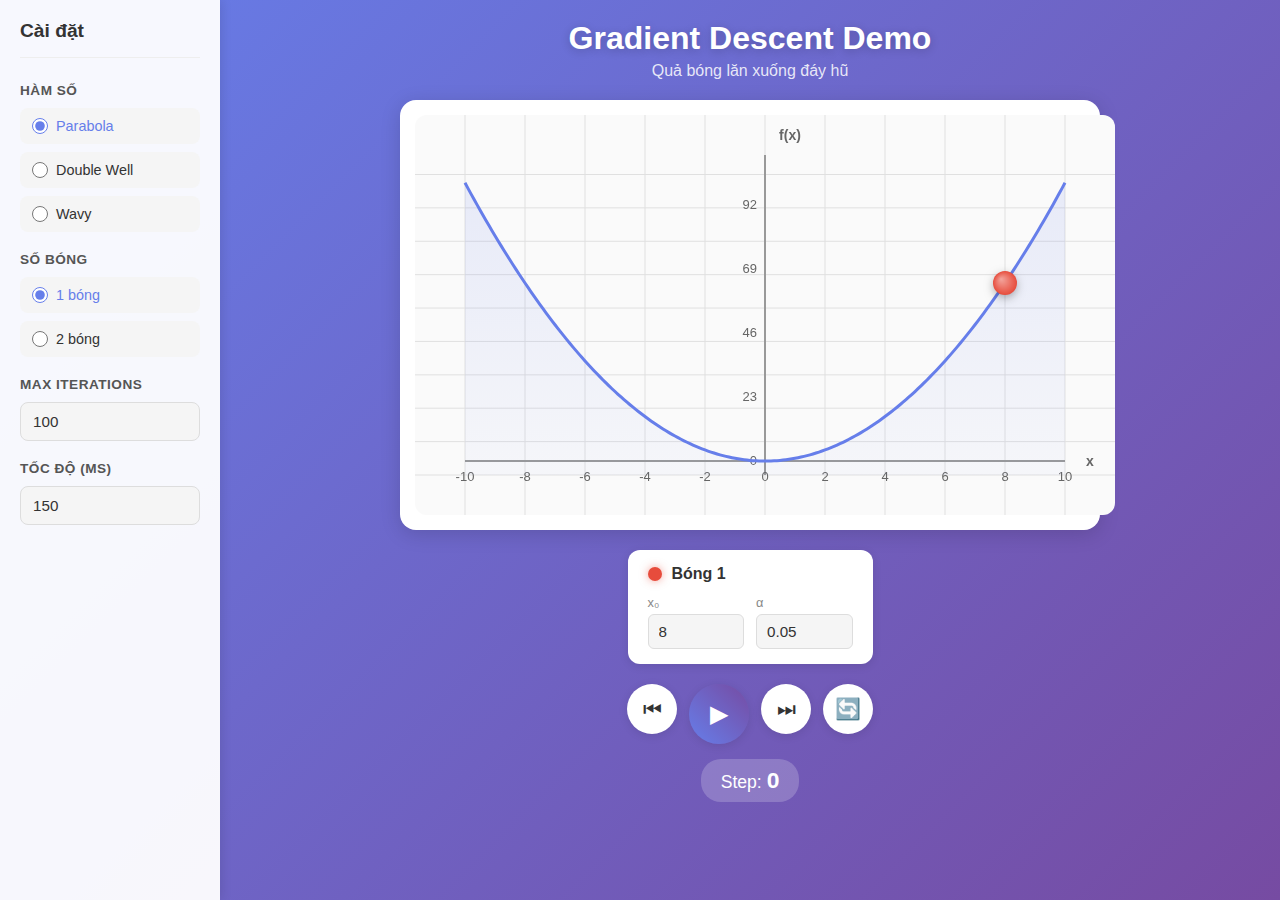
<file: gradient-descent/index.html>
<!DOCTYPE html>
<html lang="vi">
<head>
    <meta charset="UTF-8">
    <meta name="viewport" content="width=device-width, initial-scale=1.0">
    <title>Gradient Descent Demo</title>
    <link rel="stylesheet" href="css/style.css">
</head>
<body>
    <div class="app-container">
        <!-- Left Sidebar -->
        <aside class="sidebar">
            <div class="sidebar-header">
                <h2>Cài đặt</h2>
            </div>

            <!-- Function Selection -->
            <div class="sidebar-section">
                <label class="section-label">Hàm số</label>
                <div class="radio-group-vertical">
                    <label class="radio-item">
                        <input type="radio" name="function" value="parabola" checked>
                        <span>Parabola</span>
                    </label>
                    <label class="radio-item">
                        <input type="radio" name="function" value="doublewell">
                        <span>Double Well</span>
                    </label>
                    <label class="radio-item">
                        <input type="radio" name="function" value="wavy">
                        <span>Wavy</span>
                    </label>
                </div>
            </div>

            <!-- Ball Count -->
            <div class="sidebar-section">
                <label class="section-label">Số bóng</label>
                <div class="radio-group-vertical">
                    <label class="radio-item">
                        <input type="radio" name="ballcount" value="1" checked>
                        <span>1 bóng</span>
                    </label>
                    <label class="radio-item">
                        <input type="radio" name="ballcount" value="2">
                        <span>2 bóng</span>
                    </label>
                </div>
            </div>

            <!-- Max Iterations -->
            <div class="sidebar-section">
                <label class="section-label">Max iterations</label>
                <input type="number" id="max-iter" value="100" step="10" min="10" max="500" class="input-full">
            </div>

            <!-- Speed -->
            <div class="sidebar-section">
                <label class="section-label">Tốc độ (ms)</label>
                <input type="number" id="play-speed" value="150" step="50" min="50" max="500" class="input-full">
            </div>
        </aside>

        <!-- Main Content -->
        <main class="main-content">
            <header>
                <h1>Gradient Descent Demo</h1>
                <p class="subtitle">Quả bóng lăn xuống đáy hũ</p>
            </header>

            <!-- Graph Canvas -->
            <div class="graph-container">
                <canvas id="graph-canvas"></canvas>
            </div>

            <!-- Ball Controls -->
            <div class="ball-controls">
                <!-- Ball 1 Settings -->
                <div class="ball-card" id="ball1-settings">
                    <div class="ball-header">
                        <span class="ball-indicator ball-red"></span>
                        <span>Bóng 1</span>
                    </div>
                    <div class="ball-inputs">
                        <div class="input-group">
                            <label>x₀</label>
                            <input type="number" id="ball1-x0" value="8" step="0.5" min="-10" max="10">
                        </div>
                        <div class="input-group">
                            <label>α</label>
                            <input type="number" id="ball1-alpha" value="0.05" step="0.01" min="0.01" max="1">
                        </div>
                    </div>
                </div>

                <!-- Ball 2 Settings -->
                <div class="ball-card hidden" id="ball2-settings">
                    <div class="ball-header">
                        <span class="ball-indicator ball-blue"></span>
                        <span>Bóng 2</span>
                    </div>
                    <div class="ball-inputs">
                        <div class="input-group">
                            <label>x₀</label>
                            <input type="number" id="ball2-x0" value="-8" step="0.5" min="-10" max="10">
                        </div>
                        <div class="input-group">
                            <label>α</label>
                            <input type="number" id="ball2-alpha" value="0.1" step="0.01" min="0.01" max="1">
                        </div>
                    </div>
                </div>
            </div>

            <!-- Playback Controls -->
            <div class="playback-controls">
                <button id="btn-prev" class="btn-control" title="Bước trước">⏮</button>
                <button id="btn-play" class="btn-control btn-play" title="Chạy">▶</button>
                <button id="btn-next" class="btn-control" title="Bước tiếp">⏭</button>
                <button id="btn-reset" class="btn-control btn-reset" title="Reset">🔄</button>
            </div>

            <!-- Step Counter -->
            <div class="step-counter">
                Step: <span id="current-step">0</span>
            </div>
        </main>
    </div>

    <script src="js/app.js"></script>
</body>
</html>
</file>
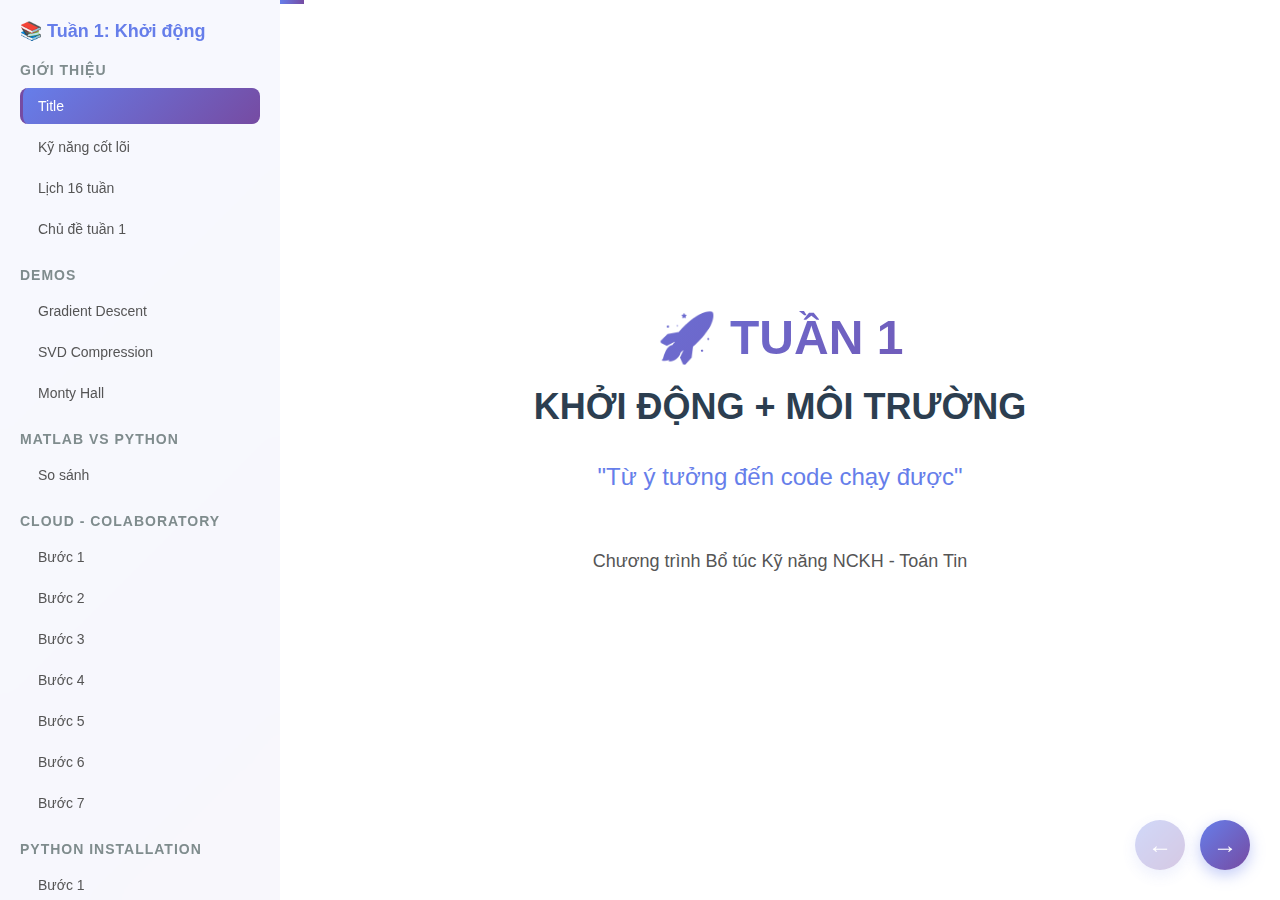
<file: slide_week1/index.html>
<!DOCTYPE html>
<html lang="vi">
<head>
    <meta charset="UTF-8">
    <meta name="viewport" content="width=device-width, initial-scale=1.0">
    <title>Tuần 1: Khởi động + Môi trường - NCKH Toán Tin</title>
    <style>
        * {
            margin: 0;
            padding: 0;
            box-sizing: border-box;
        }

        body {
            font-family: 'Segoe UI', Tahoma, Geneva, Verdana, sans-serif;
            background: linear-gradient(135deg, #667eea 0%, #764ba2 100%);
            color: #2c3e50;
            overflow: hidden;
        }

        .container {
            display: flex;
            height: 100vh;
        }

        /* Sidebar Navigation */
        .sidebar {
            width: 280px;
            background: rgba(255, 255, 255, 0.95);
            backdrop-filter: blur(10px);
            padding: 20px;
            overflow-y: auto;
            box-shadow: 2px 0 10px rgba(0, 0, 0, 0.1);
            transition: transform 0.3s ease;
        }

        .sidebar h2 {
            color: #667eea;
            margin-bottom: 20px;
            font-size: 18px;
        }

        .nav-section {
            margin-bottom: 20px;
        }

        .nav-section h3 {
            font-size: 14px;
            color: #7f8c8d;
            margin-bottom: 10px;
            text-transform: uppercase;
            letter-spacing: 1px;
        }

        .nav-item {
            padding: 10px 15px;
            margin: 5px 0;
            border-radius: 8px;
            cursor: pointer;
            transition: all 0.3s ease;
            font-size: 14px;
            color: #555;
            border-left: 3px solid transparent;
        }

        .nav-item:hover {
            background: #f0f4ff;
            border-left-color: #667eea;
        }

        .nav-item.active {
            background: linear-gradient(135deg, #667eea 0%, #764ba2 100%);
            color: white;
            border-left-color: #764ba2;
        }

        /* Main Content */
        .main-content {
            flex: 1;
            position: relative;
            overflow: hidden;
        }

        .slide {
            position: absolute;
            top: 0;
            left: 0;
            width: 100%;
            height: 100%;
            display: flex;
            flex-direction: column;
            justify-content: center;
            align-items: center;
            padding: 60px;
            opacity: 0;
            transform: translateX(100%);
            transition: all 0.5s ease;
            background: white;
        }

        .slide.active {
            opacity: 1;
            transform: translateX(0);
            z-index: 1;
        }

        .slide.prev {
            transform: translateX(-100%);
        }

        /* Slide Content */
        .slide-content {
            max-width: 1200px;
            width: 100%;
            text-align: center;
        }

        h1 {
            font-size: 48px;
            color: #667eea;
            margin-bottom: 20px;
            background: linear-gradient(135deg, #667eea 0%, #764ba2 100%);
            -webkit-background-clip: text;
            -webkit-text-fill-color: transparent;
        }

        h2 {
            font-size: 36px;
            color: #2c3e50;
            margin-bottom: 30px;
        }

        h3 {
            font-size: 24px;
            color: #667eea;
            margin: 20px 0;
        }

        p {
            font-size: 18px;
            line-height: 1.6;
            color: #555;
            margin: 15px 0;
        }

        /* Image Styles */
        .image-container {
            margin: 30px auto;
            max-width: 100%;
            text-align: center;
        }

        .image-container img {
            max-width: 90%;
            max-height: 60vh;
            border-radius: 12px;
            box-shadow: 0 10px 30px rgba(0, 0, 0, 0.2);
        }

        .caption {
            margin-top: 20px;
            font-size: 16px;
            color: #666;
            font-style: italic;
        }

        /* Demo iframe container */
        .demo-container {
            width: 100%;
            max-width: 1000px;
            margin: 30px auto;
            position: relative;
        }

        .iframe-wrapper {
            position: relative;
            width: 100%;
            height: 600px;
            border-radius: 12px;
            overflow: hidden;
            box-shadow: 0 10px 30px rgba(0, 0, 0, 0.2);
        }

        .iframe-wrapper iframe {
            width: 100%;
            height: 100%;
            border: none;
        }

        .demo-preview {
            position: absolute;
            top: 0;
            left: 0;
            width: 100%;
            height: 100%;
            background: linear-gradient(135deg, #667eea 0%, #764ba2 100%);
            display: flex;
            flex-direction: column;
            justify-content: center;
            align-items: center;
            cursor: pointer;
            transition: all 0.3s ease;
        }

        .demo-preview:hover {
            transform: scale(1.02);
        }

        .demo-preview.hidden {
            display: none;
        }

        .demo-preview-icon {
            font-size: 64px;
            color: white;
            margin-bottom: 20px;
        }

        .demo-preview-text {
            font-size: 24px;
            color: white;
            font-weight: bold;
        }

        .demo-loading {
            position: absolute;
            top: 0;
            left: 0;
            width: 100%;
            height: 100%;
            background: rgba(102, 126, 234, 0.9);
            display: none;
            flex-direction: column;
            justify-content: center;
            align-items: center;
            z-index: 10;
        }

        .demo-loading.show {
            display: flex;
        }

        .spinner {
            border: 4px solid rgba(255, 255, 255, 0.3);
            border-top: 4px solid white;
            border-radius: 50%;
            width: 50px;
            height: 50px;
            animation: spin 1s linear infinite;
            margin-bottom: 20px;
        }

        @keyframes spin {
            0% { transform: rotate(0deg); }
            100% { transform: rotate(360deg); }
        }

        .demo-error {
            display: none;
            padding: 20px;
            background: #ff6b6b;
            color: white;
            border-radius: 8px;
            margin-top: 20px;
        }

        .demo-error.show {
            display: block;
        }

        .open-new-tab-btn {
            display: inline-block;
            margin-top: 20px;
            padding: 12px 30px;
            background: linear-gradient(135deg, #667eea 0%, #764ba2 100%);
            color: white;
            text-decoration: none;
            border-radius: 25px;
            font-size: 16px;
            transition: all 0.3s ease;
        }

        .open-new-tab-btn:hover {
            transform: translateY(-2px);
            box-shadow: 0 5px 15px rgba(102, 126, 234, 0.4);
        }

        /* Table Styles */
        table {
            width: 100%;
            max-width: 900px;
            margin: 30px auto;
            border-collapse: collapse;
            background: white;
            border-radius: 12px;
            overflow: hidden;
            box-shadow: 0 5px 15px rgba(0, 0, 0, 0.1);
        }

        th {
            background: linear-gradient(135deg, #667eea 0%, #764ba2 100%);
            color: white;
            padding: 15px;
            text-align: left;
            font-size: 16px;
        }

        td {
            padding: 15px;
            border-bottom: 1px solid #eee;
            font-size: 15px;
        }

        tr:last-child td {
            border-bottom: none;
        }

        tr:hover {
            background: #f8f9ff;
        }

        /* Code Block */
        .code-block {
            background: #2d2d2d;
            color: #f8f8f2;
            padding: 30px;
            border-radius: 12px;
            text-align: left;
            font-family: 'Courier New', monospace;
            font-size: 16px;
            line-height: 1.6;
            max-width: 800px;
            margin: 30px auto;
            box-shadow: 0 5px 15px rgba(0, 0, 0, 0.3);
            white-space: pre;
            overflow-x: auto;
        }

        .code-block .comment {
            color: #6a9955;
        }

        .code-block .keyword {
            color: #c586c0;
        }

        .code-block .string {
            color: #ce9178;
        }

        .code-block .function {
            color: #dcdcaa;
        }

        /* Navigation Controls */
        .nav-controls {
            position: fixed;
            bottom: 30px;
            right: 30px;
            display: flex;
            gap: 15px;
            z-index: 1000;
        }

        .nav-btn {
            width: 50px;
            height: 50px;
            border-radius: 50%;
            background: linear-gradient(135deg, #667eea 0%, #764ba2 100%);
            color: white;
            border: none;
            font-size: 24px;
            cursor: pointer;
            transition: all 0.3s ease;
            box-shadow: 0 5px 15px rgba(102, 126, 234, 0.4);
        }

        .nav-btn:hover {
            transform: translateY(-3px);
            box-shadow: 0 8px 20px rgba(102, 126, 234, 0.6);
        }

        .nav-btn:disabled {
            opacity: 0.3;
            cursor: not-allowed;
        }

        /* Progress Bar */
        .progress-bar {
            position: fixed;
            top: 0;
            left: 280px;
            right: 0;
            height: 4px;
            background: rgba(255, 255, 255, 0.3);
            z-index: 1000;
        }

        .progress-fill {
            height: 100%;
            background: linear-gradient(90deg, #667eea 0%, #764ba2 100%);
            transition: width 0.3s ease;
        }

        /* Mobile Sidebar Toggle */
        .sidebar-toggle {
            display: none;
            position: fixed;
            top: 20px;
            left: 20px;
            z-index: 2000;
            width: 40px;
            height: 40px;
            background: white;
            border-radius: 8px;
            border: none;
            cursor: pointer;
            box-shadow: 0 2px 10px rgba(0, 0, 0, 0.2);
        }

        /* Responsive */
        @media (max-width: 768px) {
            .sidebar {
                position: fixed;
                left: 0;
                top: 0;
                bottom: 0;
                z-index: 1500;
                transform: translateX(-100%);
            }

            .sidebar.open {
                transform: translateX(0);
            }

            .sidebar-toggle {
                display: block;
            }

            .progress-bar {
                left: 0;
            }

            .slide {
                padding: 80px 20px 20px;
            }

            h1 {
                font-size: 32px;
            }

            h2 {
                font-size: 24px;
            }

            .image-container img {
                max-width: 100%;
            }

            .nav-controls {
                bottom: 20px;
                right: 20px;
            }

            .nav-btn {
                width: 40px;
                height: 40px;
                font-size: 18px;
            }
        }

        /* Checklist */
        .checklist {
            text-align: left;
            max-width: 600px;
            margin: 30px auto;
        }

        .checklist-item {
            padding: 15px;
            margin: 10px 0;
            background: #f8f9ff;
            border-left: 4px solid #667eea;
            border-radius: 8px;
            font-size: 16px;
        }

        .checklist-item::before {
            content: "✓ ";
            color: #667eea;
            font-weight: bold;
            margin-right: 10px;
        }
    </style>
</head>
<body>
    <div class="container">
        <!-- Sidebar Navigation -->
        <nav class="sidebar" id="sidebar">
            <h2>📚 Tuần 1: Khởi động</h2>

            <div class="nav-section">
                <h3>Giới thiệu</h3>
                <div class="nav-item" data-slide="0">Title</div>
                <div class="nav-item" data-slide="1">Kỹ năng cốt lõi</div>
                <div class="nav-item" data-slide="2">Lịch 16 tuần</div>
                <div class="nav-item" data-slide="3">Chủ đề tuần 1</div>
            </div>

            <div class="nav-section">
                <h3>Demos</h3>
                <div class="nav-item" data-slide="4">Gradient Descent</div>
                <div class="nav-item" data-slide="5">SVD Compression</div>
                <div class="nav-item" data-slide="6">Monty Hall</div>
            </div>

            <div class="nav-section">
                <h3>MATLAB vs Python</h3>
                <div class="nav-item" data-slide="7">So sánh</div>
            </div>

            <div class="nav-section">
                <h3>Cloud - Colaboratory</h3>
                <div class="nav-item" data-slide="8">Bước 1</div>
                <div class="nav-item" data-slide="9">Bước 2</div>
                <div class="nav-item" data-slide="10">Bước 3</div>
                <div class="nav-item" data-slide="11">Bước 4</div>
                <div class="nav-item" data-slide="12">Bước 5</div>
                <div class="nav-item" data-slide="13">Bước 6</div>
                <div class="nav-item" data-slide="14">Bước 7</div>
            </div>

            <div class="nav-section">
                <h3>Python Installation</h3>
                <div class="nav-item" data-slide="15">Bước 1</div>
                <div class="nav-item" data-slide="16">Bước 2</div>
                <div class="nav-item" data-slide="17">Bước 3</div>
                <div class="nav-item" data-slide="18">Bước 4</div>
                <div class="nav-item" data-slide="19">Bước 5</div>
                <div class="nav-item" data-slide="20">Bước 6</div>
                <div class="nav-item" data-slide="21">Bước 7</div>
                <div class="nav-item" data-slide="22">Bước 8</div>
            </div>

            <div class="nav-section">
                <h3>VSCode Installation</h3>
                <div class="nav-item" data-slide="23">Bước 1</div>
                <div class="nav-item" data-slide="24">Bước 2</div>
                <div class="nav-item" data-slide="25">Bước 3</div>
                <div class="nav-item" data-slide="26">Bước 4</div>
                <div class="nav-item" data-slide="27">Bước 5</div>
                <div class="nav-item" data-slide="28">Bước 6</div>
                <div class="nav-item" data-slide="29">Bước 7</div>
                <div class="nav-item" data-slide="30">Bước 8</div>
                <div class="nav-item" data-slide="31">Bước 9</div>
                <div class="nav-item" data-slide="32">Bước 10</div>
                <div class="nav-item" data-slide="33">Bước 11</div>
                <div class="nav-item" data-slide="34">Bước 12</div>
                <div class="nav-item" data-slide="35">Bước 13</div>
                <div class="nav-item" data-slide="36">Bước 14</div>
                <div class="nav-item" data-slide="37">Bước 15</div>
                <div class="nav-item" data-slide="38">Bước 16</div>
                <div class="nav-item" data-slide="39">Bước 17</div>
            </div>

            <div class="nav-section">
                <h3>Tổng kết</h3>
                <div class="nav-item" data-slide="40">Code đầu tiên</div>
                <div class="nav-item" data-slide="41">Output & Bài tập</div>
            </div>
        </nav>

        <!-- Main Content -->
        <main class="main-content">
            <!-- Progress Bar -->
            <div class="progress-bar">
                <div class="progress-fill" id="progressFill"></div>
            </div>

            <!-- Slides -->
            <div class="slides-container" id="slidesContainer">

                <!-- Slide 0: Title -->
                <div class="slide active" data-slide="0">
                    <div class="slide-content">
                        <h1>🚀 TUẦN 1</h1>
                        <h2>KHỞI ĐỘNG + MÔI TRƯỜNG</h2>
                        <p style="font-size: 24px; margin-top: 30px; color: #667eea;">
                            "Từ ý tưởng đến code chạy được"
                        </p>
                        <p style="margin-top: 50px; font-size: 18px;">
                            Chương trình Bổ túc Kỹ năng NCKH - Toán Tin
                        </p>
                    </div>
                </div>

                <!-- Slide 1: Brochure - Kỹ năng cốt lõi -->
                <div class="slide" data-slide="1">
                    <div class="slide-content">
                        <h2>Chương trình 16 tuần với 6 nhóm kỹ năng cốt lõi</h2>
                        <div class="image-container">
                            <img src="../brochure/brochure_vn.png" alt="6 nhóm kỹ năng">
                        </div>
                    </div>
                </div>

                <!-- Slide 2: Schedule 16 weeks -->
                <div class="slide" data-slide="2">
                    <div class="slide-content">
                        <h2>Lịch học 16 tuần</h2>
                        <div class="image-container">
                            <img src="../brochure/schedule_16weeks.png" alt="Lịch 16 tuần">
                        </div>
                    </div>
                </div>

                <!-- Slide 3: Tuần 1 Overview -->
                <div class="slide" data-slide="3">
                    <div class="slide-content">
                        <h2>🎯 Chủ đề Tuần 1</h2>
                        <table>
                            <tr>
                                <th>Thời gian</th>
                                <th>Nội dung</th>
                            </tr>
                            <tr>
                                <td>15 phút</td>
                                <td>Giới thiệu chương trình</td>
                            </tr>
                            <tr>
                                <td>20 phút</td>
                                <td>Demo project hoàn chỉnh</td>
                            </tr>
                            <tr>
                                <td>20 phút</td>
                                <td>So sánh MATLAB vs Python</td>
                            </tr>
                            <tr>
                                <td>45 phút</td>
                                <td>Giới thiệu môi trường làm việc</td>
                            </tr>
                            <tr>
                                <td>30 phút</td>
                                <td>Chạy code đầu tiên</td>
                            </tr>
                        </table>
                    </div>
                </div>

                <!-- Slide 4: Demo 1 - Gradient Descent -->
                <div class="slide" data-slide="4">
                    <div class="slide-content">
                        <h2>🎨 Demo 1: Tối ưu hóa - Gradient Descent</h2>
                        <p>Thuật toán "lăn xuống đáy hũ" - Trực quan hóa đạo hàm</p>
                        <div class="demo-container">
                            <div class="iframe-wrapper">
                                <div class="demo-preview" onclick="loadDemo(4)">
                                    <div class="demo-preview-icon">▶️</div>
                                    <div class="demo-preview-text">Click để xem Demo</div>
                                </div>
                                <div class="demo-loading">
                                    <div class="spinner"></div>
                                    <div style="color: white; font-size: 18px;">Đang tải demo...</div>
                                </div>
                                <iframe class="demo-iframe" data-src="https://phuocepu.github.io/nckh_d20/gradient-descent/"></iframe>
                            </div>
                            <div class="demo-error">
                                ⚠️ Không thể tải demo trong iframe. Vui lòng dùng nút "Mở trong tab mới" bên dưới.
                            </div>
                        </div>
                        <a href="https://phuocepu.github.io/nckh_d20/gradient-descent/" target="_blank" class="open-new-tab-btn">
                            🔗 Mở trong tab mới
                        </a>
                    </div>
                </div>

                <!-- Slide 5: Demo 2 - SVD -->
                <div class="slide" data-slide="5">
                    <div class="slide-content">
                        <h2>🎨 Demo 2: Đại số tuyến tính - SVD Image Compression</h2>
                        <p>Nén ảnh bằng ma trận - Từ 1MB xuống 100KB vẫn rõ nét!</p>
                        <div class="demo-container">
                            <div class="iframe-wrapper">
                                <div class="demo-preview" onclick="loadDemo(5)">
                                    <div class="demo-preview-icon">▶️</div>
                                    <div class="demo-preview-text">Click để xem Demo</div>
                                </div>
                                <div class="demo-loading">
                                    <div class="spinner"></div>
                                    <div style="color: white; font-size: 18px;">Đang tải demo...</div>
                                </div>
                                <iframe class="demo-iframe" data-src="https://phuocepu.github.io/nckh_d20/svd-image-compression/"></iframe>
                            </div>
                            <div class="demo-error">
                                ⚠️ Không thể tải demo trong iframe. Vui lòng dùng nút "Mở trong tab mới" bên dưới.
                            </div>
                        </div>
                        <a href="https://phuocepu.github.io/nckh_d20/svd-image-compression/" target="_blank" class="open-new-tab-btn">
                            🔗 Mở trong tab mới
                        </a>
                    </div>
                </div>

                <!-- Slide 6: Demo 3 - Monty Hall -->
                <div class="slide" data-slide="6">
                    <div class="slide-content">
                        <h2>🎨 Demo 3: Xác suất - Monty Hall Problem</h2>
                        <p>Đổi cửa thắng 66.7% - Phản trực giác!</p>
                        <div class="demo-container">
                            <div class="iframe-wrapper">
                                <div class="demo-preview" onclick="loadDemo(6)">
                                    <div class="demo-preview-icon">▶️</div>
                                    <div class="demo-preview-text">Click để xem Demo</div>
                                </div>
                                <div class="demo-loading">
                                    <div class="spinner"></div>
                                    <div style="color: white; font-size: 18px;">Đang tải demo...</div>
                                </div>
                                <iframe class="demo-iframe" data-src="https://phuocepu.github.io/nckh_d20/monty-hall-game/"></iframe>
                            </div>
                            <div class="demo-error">
                                ⚠️ Không thể tải demo trong iframe. Vui lòng dùng nút "Mở trong tab mới" bên dưới.
                            </div>
                        </div>
                        <a href="https://phuocepu.github.io/nckh_d20/monty-hall-game/" target="_blank" class="open-new-tab-btn">
                            🔗 Mở trong tab mới
                        </a>
                    </div>
                </div>

                <!-- Slide 7: MATLAB vs Python -->
                <div class="slide" data-slide="7">
                    <div class="slide-content">
                        <h2>🔍 MATLAB vs Python</h2>
                        <table>
                            <tr>
                                <th>Tiêu chí</th>
                                <th>MATLAB</th>
                                <th>Python</th>
                            </tr>
                            <tr>
                                <td>💰 Giá</td>
                                <td>Trả phí (đắt)</td>
                                <td>Miễn phí</td>
                            </tr>
                            <tr>
                                <td>👥 Cộng đồng</td>
                                <td>Học thuật</td>
                                <td>Rộng lớn (AI, Web, Data...)</td>
                            </tr>
                            <tr>
                                <td>⚙️ Cú pháp</td>
                                <td>Gần Toán hơn</td>
                                <td>Đa dụng hơn</td>
                            </tr>
                            <tr>
                                <td>🤖 Thư viện ML/AI</td>
                                <td>Có nhưng hạn chế</td>
                                <td>Rất mạnh (TensorFlow, PyTorch)</td>
                            </tr>
                        </table>
                        <p style="margin-top: 30px; font-size: 18px; color: #667eea;">
                            💡 "Khóa này focus Python, nhưng kỹ năng tư duy chuyển sang MATLAB dễ dàng"
                        </p>
                    </div>
                </div>

                <!-- Colaboratory Slides (8-14) -->
                <div class="slide" data-slide="8">
                    <div class="slide-content">
                        <h2>☁️ Google Colaboratory - Bước 1</h2>
                        <div class="image-container">
                            <img src="../collaboratory/1.png" alt="Colab step 1">
                            <p class="caption">Bước 1: Truy cập Google Drive (drive.google.com)</p>
                        </div>
                    </div>
                </div>

                <div class="slide" data-slide="9">
                    <div class="slide-content">
                        <h2>☁️ Google Colaboratory - Bước 2</h2>
                        <div class="image-container">
                            <img src="../collaboratory/2.png" alt="Colab step 2">
                            <p class="caption">Bước 2: Click nút 'New' và chọn 'Connect more apps'</p>
                        </div>
                    </div>
                </div>

                <div class="slide" data-slide="10">
                    <div class="slide-content">
                        <h2>☁️ Google Colaboratory - Bước 3</h2>
                        <div class="image-container">
                            <img src="../collaboratory/3.png" alt="Colab step 3">
                            <p class="caption">Bước 3: Tìm kiếm 'Colaboratory' trong Marketplace</p>
                        </div>
                    </div>
                </div>

                <div class="slide" data-slide="11">
                    <div class="slide-content">
                        <h2>☁️ Google Colaboratory - Bước 4</h2>
                        <div class="image-container">
                            <img src="../collaboratory/4.png" alt="Colab step 4">
                            <p class="caption">Bước 4: Tìm thấy Google Colaboratory, click để cài đặt</p>
                        </div>
                    </div>
                </div>

                <div class="slide" data-slide="12">
                    <div class="slide-content">
                        <h2>☁️ Google Colaboratory - Bước 5</h2>
                        <div class="image-container">
                            <img src="../collaboratory/5.png" alt="Colab step 5">
                            <p class="caption">Bước 5: Google Colaboratory đã được kết nối</p>
                        </div>
                    </div>
                </div>

                <div class="slide" data-slide="13">
                    <div class="slide-content">
                        <h2>☁️ Google Colaboratory - Bước 6</h2>
                        <div class="image-container">
                            <img src="../collaboratory/6.png" alt="Colab step 6">
                            <p class="caption">Bước 6: Tạo notebook mới: New → More → Google Colaboratory</p>
                        </div>
                    </div>
                </div>

                <div class="slide" data-slide="14">
                    <div class="slide-content">
                        <h2>☁️ Google Colaboratory - Bước 7</h2>
                        <div class="image-container">
                            <img src="../collaboratory/7.png" alt="Colab step 7">
                            <p class="caption">Bước 7: Viết code và chạy trong Colab notebook (miễn phí!)</p>
                        </div>
                    </div>
                </div>

                <!-- Python Installation Slides (15-22) -->
                <div class="slide" data-slide="15">
                    <div class="slide-content">
                        <h2>🐍 Cài đặt Python - Bước 1</h2>
                        <div class="image-container">
                            <img src="../python_installation/python_1.png" alt="Python step 1">
                            <p class="caption">Bước 1: Truy cập python.org và click 'Download'</p>
                        </div>
                    </div>
                </div>

                <div class="slide" data-slide="16">
                    <div class="slide-content">
                        <h2>🐍 Cài đặt Python - Bước 2</h2>
                        <div class="image-container">
                            <img src="../python_installation/python_2.png" alt="Python step 2">
                            <p class="caption">Bước 2: Chọn phiên bản mới nhất cho Windows</p>
                        </div>
                    </div>
                </div>

                <div class="slide" data-slide="17">
                    <div class="slide-content">
                        <h2>🐍 Cài đặt Python - Bước 3</h2>
                        <div class="image-container">
                            <img src="../python_installation/python_3.png" alt="Python step 3">
                            <p class="caption">Bước 3: Danh sách các phiên bản Python</p>
                        </div>
                    </div>
                </div>

                <div class="slide" data-slide="18">
                    <div class="slide-content">
                        <h2>🐍 Cài đặt Python - Bước 4</h2>
                        <div class="image-container">
                            <img src="../python_installation/python_4.png" alt="Python step 4">
                            <p class="caption">Bước 4: Tìm file installer trong thư mục Downloads</p>
                        </div>
                    </div>
                </div>

                <div class="slide" data-slide="19">
                    <div class="slide-content">
                        <h2>🐍 Cài đặt Python - Bước 5</h2>
                        <div class="image-container">
                            <img src="../python_installation/python_5.png" alt="Python step 5">
                            <p class="caption">Bước 5: Click phải và chọn 'Open' (hoặc 'Run as administrator')</p>
                        </div>
                    </div>
                </div>

                <div class="slide" data-slide="20">
                    <div class="slide-content">
                        <h2>🐍 Cài đặt Python - Bước 6</h2>
                        <div class="image-container">
                            <img src="../python_installation/python_6.png" alt="Python step 6">
                            <p class="caption">⚠️ Bước 6: QUAN TRỌNG: Check 'Add Python 3.14 to PATH', sau đó click 'Install Now'</p>
                        </div>
                    </div>
                </div>

                <div class="slide" data-slide="21">
                    <div class="slide-content">
                        <h2>🐍 Cài đặt Python - Bước 7</h2>
                        <div class="image-container">
                            <img src="../python_installation/python_7.png" alt="Python step 7">
                            <p class="caption">Bước 7: Mở Command Prompt (gõ 'cmd' trong Windows Search)</p>
                        </div>
                    </div>
                </div>

                <div class="slide" data-slide="22">
                    <div class="slide-content">
                        <h2>🐍 Cài đặt Python - Bước 8</h2>
                        <div class="image-container">
                            <img src="../python_installation/python_8.png" alt="Python step 8">
                            <p class="caption">Bước 8: Kiểm tra cài đặt: gõ 'python --version' và 'pip --version'</p>
                        </div>
                    </div>
                </div>

                <!-- VSCode Installation Slides (23-39) -->
                <div class="slide" data-slide="23">
                    <div class="slide-content">
                        <h2>💻 Cài đặt VSCode - Bước 1</h2>
                        <div class="image-container">
                            <img src="../vscode_installation/vscode_1.png" alt="VSCode step 1">
                            <p class="caption">Bước 1: Truy cập code.visualstudio.com</p>
                        </div>
                    </div>
                </div>

                <div class="slide" data-slide="24">
                    <div class="slide-content">
                        <h2>💻 Cài đặt VSCode - Bước 2</h2>
                        <div class="image-container">
                            <img src="../vscode_installation/vscode_2.png" alt="VSCode step 2">
                            <p class="caption">Bước 2: Click 'Download for Windows' và đợi tải xong</p>
                        </div>
                    </div>
                </div>

                <div class="slide" data-slide="25">
                    <div class="slide-content">
                        <h2>💻 Cài đặt VSCode - Bước 3</h2>
                        <div class="image-container">
                            <img src="../vscode_installation/vscode_3.png" alt="VSCode step 3">
                            <p class="caption">Bước 3: Tìm file VSCode installer trong Downloads</p>
                        </div>
                    </div>
                </div>

                <div class="slide" data-slide="26">
                    <div class="slide-content">
                        <h2>💻 Cài đặt VSCode - Bước 4</h2>
                        <div class="image-container">
                            <img src="../vscode_installation/vscode_4.png" alt="VSCode step 4">
                            <p class="caption">Bước 4: Đồng ý License Agreement</p>
                        </div>
                    </div>
                </div>

                <div class="slide" data-slide="27">
                    <div class="slide-content">
                        <h2>💻 Cài đặt VSCode - Bước 5</h2>
                        <div class="image-container">
                            <img src="../vscode_installation/vscode_5.png" alt="VSCode step 5">
                            <p class="caption">⚠️ Bước 5: Check TẤT CẢ các options (đặc biệt 'Add to PATH')</p>
                        </div>
                    </div>
                </div>

                <div class="slide" data-slide="28">
                    <div class="slide-content">
                        <h2>💻 Cài đặt VSCode - Bước 6</h2>
                        <div class="image-container">
                            <img src="../vscode_installation/vscode_6.png" alt="VSCode step 6">
                            <p class="caption">Bước 6: Click 'Finish' và check 'Launch Visual Studio Code'</p>
                        </div>
                    </div>
                </div>

                <div class="slide" data-slide="29">
                    <div class="slide-content">
                        <h2>💻 Cài đặt VSCode - Bước 7</h2>
                        <div class="image-container">
                            <img src="../vscode_installation/vscode_7.png" alt="VSCode step 7">
                            <p class="caption">Bước 7: VSCode đã mở - giao diện welcome</p>
                        </div>
                    </div>
                </div>

                <div class="slide" data-slide="30">
                    <div class="slide-content">
                        <h2>💻 Cài đặt VSCode - Bước 8</h2>
                        <div class="image-container">
                            <img src="../vscode_installation/vscode_8.png" alt="VSCode step 8">
                            <p class="caption">Bước 8: Click biểu tượng Extensions (Ctrl+Shift+X)</p>
                        </div>
                    </div>
                </div>

                <div class="slide" data-slide="31">
                    <div class="slide-content">
                        <h2>💻 Cài đặt VSCode - Bước 9</h2>
                        <div class="image-container">
                            <img src="../vscode_installation/vscode_9.png" alt="VSCode step 9">
                            <p class="caption">Bước 9: Tìm và cài 'Python' extension by Microsoft</p>
                        </div>
                    </div>
                </div>

                <div class="slide" data-slide="32">
                    <div class="slide-content">
                        <h2>💻 Cài đặt VSCode - Bước 10</h2>
                        <div class="image-container">
                            <img src="../vscode_installation/vscode_10.png" alt="VSCode step 10">
                            <p class="caption">Bước 10: Cài thêm Pylance, Python Debugger, Jupyter (recommended)</p>
                        </div>
                    </div>
                </div>

                <div class="slide" data-slide="33">
                    <div class="slide-content">
                        <h2>💻 Cài đặt VSCode - Bước 11</h2>
                        <div class="image-container">
                            <img src="../vscode_installation/vscode_11.png" alt="VSCode step 11">
                            <p class="caption">Bước 11: Extensions đã được cài đặt</p>
                        </div>
                    </div>
                </div>

                <div class="slide" data-slide="34">
                    <div class="slide-content">
                        <h2>💻 Cài đặt VSCode - Bước 12</h2>
                        <div class="image-container">
                            <img src="../vscode_installation/vscode_12.png" alt="VSCode step 12">
                            <p class="caption">Bước 12: Chọn Python interpreter (Ctrl+Shift+P → Python: Select Interpreter)</p>
                        </div>
                    </div>
                </div>

                <div class="slide" data-slide="35">
                    <div class="slide-content">
                        <h2>💻 Cài đặt VSCode - Bước 13</h2>
                        <div class="image-container">
                            <img src="../vscode_installation/vscode_13.png" alt="VSCode step 13">
                            <p class="caption">Bước 13: Tạo file mới (Ctrl+N) - chọn 'Python File'</p>
                        </div>
                    </div>
                </div>

                <div class="slide" data-slide="36">
                    <div class="slide-content">
                        <h2>💻 Cài đặt VSCode - Bước 14</h2>
                        <div class="image-container">
                            <img src="../vscode_installation/vscode_14.png" alt="VSCode step 14">
                            <p class="caption">Bước 14: Viết code Python và chạy (click nút ▶ hoặc Ctrl+F5)</p>
                        </div>
                    </div>
                </div>

                <div class="slide" data-slide="37">
                    <div class="slide-content">
                        <h2>💻 Cài đặt VSCode - Bước 15</h2>
                        <div class="image-container">
                            <img src="../vscode_installation/vscode_15.png" alt="VSCode step 15">
                            <p class="caption">Bước 15: Hoặc tạo Jupyter Notebook (.ipynb)</p>
                        </div>
                    </div>
                </div>

                <div class="slide" data-slide="38">
                    <div class="slide-content">
                        <h2>💻 Cài đặt VSCode - Bước 16</h2>
                        <div class="image-container">
                            <img src="../vscode_installation/vscode_16.png" alt="VSCode step 16">
                            <p class="caption">Bước 16: Notebook sẽ tự động cài ipykernel lần đầu</p>
                        </div>
                    </div>
                </div>

                <div class="slide" data-slide="39">
                    <div class="slide-content">
                        <h2>💻 Cài đặt VSCode - Bước 17</h2>
                        <div class="image-container">
                            <img src="../vscode_installation/vscode_17.png" alt="VSCode step 17">
                            <p class="caption">Bước 17: Viết code trong cell và chạy (Shift+Enter)</p>
                        </div>
                    </div>
                </div>

                <!-- Slide 40: Code đầu tiên -->
                <div class="slide" data-slide="40">
                    <div class="slide-content">
                        <h2>👨‍💻 Chạy Code Đầu Tiên</h2>
                        <p>Chạy cùng 1 đoạn code trên cả 3 môi trường:</p>
                        <div class="code-block"><span class="comment"># Hello World cho Toán-Tin</span>
<span class="keyword">import</span> numpy <span class="keyword">as</span> np

<span class="function">print</span>(<span class="string">"Hello NCKH!"</span>)
<span class="function">print</span>(<span class="string">f"Số pi = {np.pi}"</span>)
<span class="function">print</span>(<span class="string">f"Căn 2 = {np.sqrt(2)}"</span>)</div>
                    </div>
                </div>

                <!-- Slide 41: Tổng kết -->
                <div class="slide" data-slide="41">
                    <div class="slide-content">
                        <h2>✅ Output buổi học & Bài tập về nhà</h2>

                        <div style="display: flex; gap: 40px; justify-content: center; margin-top: 30px;">
                            <div style="flex: 1; max-width: 500px;">
                                <h3>Output buổi học:</h3>
                                <div class="checklist">
                                    <div class="checklist-item">Hiểu mục tiêu khóa học 16 tuần</div>
                                    <div class="checklist-item">Thấy được demo project hoàn chỉnh</div>
                                    <div class="checklist-item">Máy đã cài Python + Jupyter</div>
                                    <div class="checklist-item">Chạy được code đầu tiên</div>
                                </div>
                            </div>

                            <div style="flex: 1; max-width: 500px;">
                                <h3>Bài tập về nhà:</h3>
                                <div class="checklist">
                                    <div class="checklist-item">Tạo notebook trên Colab hoặc Jupyter</div>
                                    <div class="checklist-item">Viết 5-10 dòng code Python</div>
                                    <div class="checklist-item">Thử chạy trên môi trường khác</div>
                                </div>
                            </div>
                        </div>

                        <p style="margin-top: 50px; font-size: 24px; color: #667eea;">
                            🎉 Chúc các bạn học tốt!
                        </p>
                    </div>
                </div>

            </div>

            <!-- Navigation Controls -->
            <div class="nav-controls">
                <button class="nav-btn" id="prevBtn" onclick="prevSlide()">←</button>
                <button class="nav-btn" id="nextBtn" onclick="nextSlide()">→</button>
            </div>
        </main>
    </div>

    <!-- Sidebar Toggle for Mobile -->
    <button class="sidebar-toggle" id="sidebarToggle" onclick="toggleSidebar()">
        ☰
    </button>

    <script>
        let currentSlide = 0;
        const totalSlides = 42;

        // Initialize
        document.addEventListener('DOMContentLoaded', function() {
            updateSlide(0);
            updateNavigation();
            updateProgress();

            // Keyboard navigation
            document.addEventListener('keydown', function(e) {
                if (e.key === 'ArrowRight') nextSlide();
                if (e.key === 'ArrowLeft') prevSlide();
            });

            // Sidebar navigation
            document.querySelectorAll('.nav-item').forEach(item => {
                item.addEventListener('click', function() {
                    const slideNum = parseInt(this.dataset.slide);
                    goToSlide(slideNum);
                });
            });
        });

        function updateSlide(newSlideIndex) {
            const slides = document.querySelectorAll('.slide');

            // Remove active class from all slides
            slides.forEach((slide, index) => {
                slide.classList.remove('active', 'prev');
                if (index < newSlideIndex) {
                    slide.classList.add('prev');
                }
            });

            // Add active class to current slide
            slides[newSlideIndex].classList.add('active');

            currentSlide = newSlideIndex;
            updateNavigation();
            updateProgress();
            updateSidebarActive();
        }

        function nextSlide() {
            if (currentSlide < totalSlides - 1) {
                updateSlide(currentSlide + 1);
            }
        }

        function prevSlide() {
            if (currentSlide > 0) {
                updateSlide(currentSlide - 1);
            }
        }

        function goToSlide(slideIndex) {
            if (slideIndex >= 0 && slideIndex < totalSlides) {
                updateSlide(slideIndex);
            }
        }

        function updateNavigation() {
            const prevBtn = document.getElementById('prevBtn');
            const nextBtn = document.getElementById('nextBtn');

            prevBtn.disabled = currentSlide === 0;
            nextBtn.disabled = currentSlide === totalSlides - 1;
        }

        function updateProgress() {
            const progress = ((currentSlide + 1) / totalSlides) * 100;
            document.getElementById('progressFill').style.width = progress + '%';
        }

        function updateSidebarActive() {
            document.querySelectorAll('.nav-item').forEach(item => {
                item.classList.remove('active');
                if (parseInt(item.dataset.slide) === currentSlide) {
                    item.classList.add('active');
                }
            });
        }

        function toggleSidebar() {
            document.getElementById('sidebar').classList.toggle('open');
        }

        // Lazy load demo iframes
        function loadDemo(slideIndex) {
            console.log('loadDemo called with slideIndex:', slideIndex);

            // Query specifically within slides container, not sidebar nav
            const slide = document.querySelector(`#slidesContainer .slide[data-slide="${slideIndex}"]`);
            console.log('Slide found:', slide);

            if (!slide) {
                console.error('Slide not found:', slideIndex);
                return;
            }

            console.log('Slide HTML:', slide.innerHTML.substring(0, 200));

            const preview = slide.querySelector('.demo-preview');
            const loading = slide.querySelector('.demo-loading');
            const errorDiv = slide.querySelector('.demo-error');
            const iframe = slide.querySelector('iframe');

            console.log('Preview:', preview);
            console.log('Loading:', loading);
            console.log('ErrorDiv:', errorDiv);
            console.log('Iframe:', iframe);

            if (!iframe) {
                console.error('Iframe not found in slide:', slideIndex);
                return;
            }

            const demoUrl = iframe.getAttribute('data-src');

            if (!demoUrl) {
                console.error('Demo URL not found:', slideIndex);
                return;
            }

            console.log('Loading demo:', demoUrl);

            // Hide preview and show loading
            if (preview) preview.classList.add('hidden');
            if (loading) loading.classList.add('show');

            // Set iframe src to start loading
            iframe.src = demoUrl;

            // Handle iframe load
            iframe.onload = function() {
                console.log('Demo loaded successfully');
                if (loading) loading.classList.remove('show');
            };

            // Handle iframe error
            iframe.onerror = function() {
                console.error('Failed to load demo');
                if (loading) loading.classList.remove('show');
                if (errorDiv) errorDiv.classList.add('show');
            };

            // Timeout fallback (if iframe takes too long)
            setTimeout(function() {
                if (loading && loading.classList.contains('show')) {
                    console.log('Demo loaded (timeout reached)');
                    loading.classList.remove('show');
                }
            }, 5000); // 5 seconds timeout
        }
    </script>
</body>
</html>
</file>
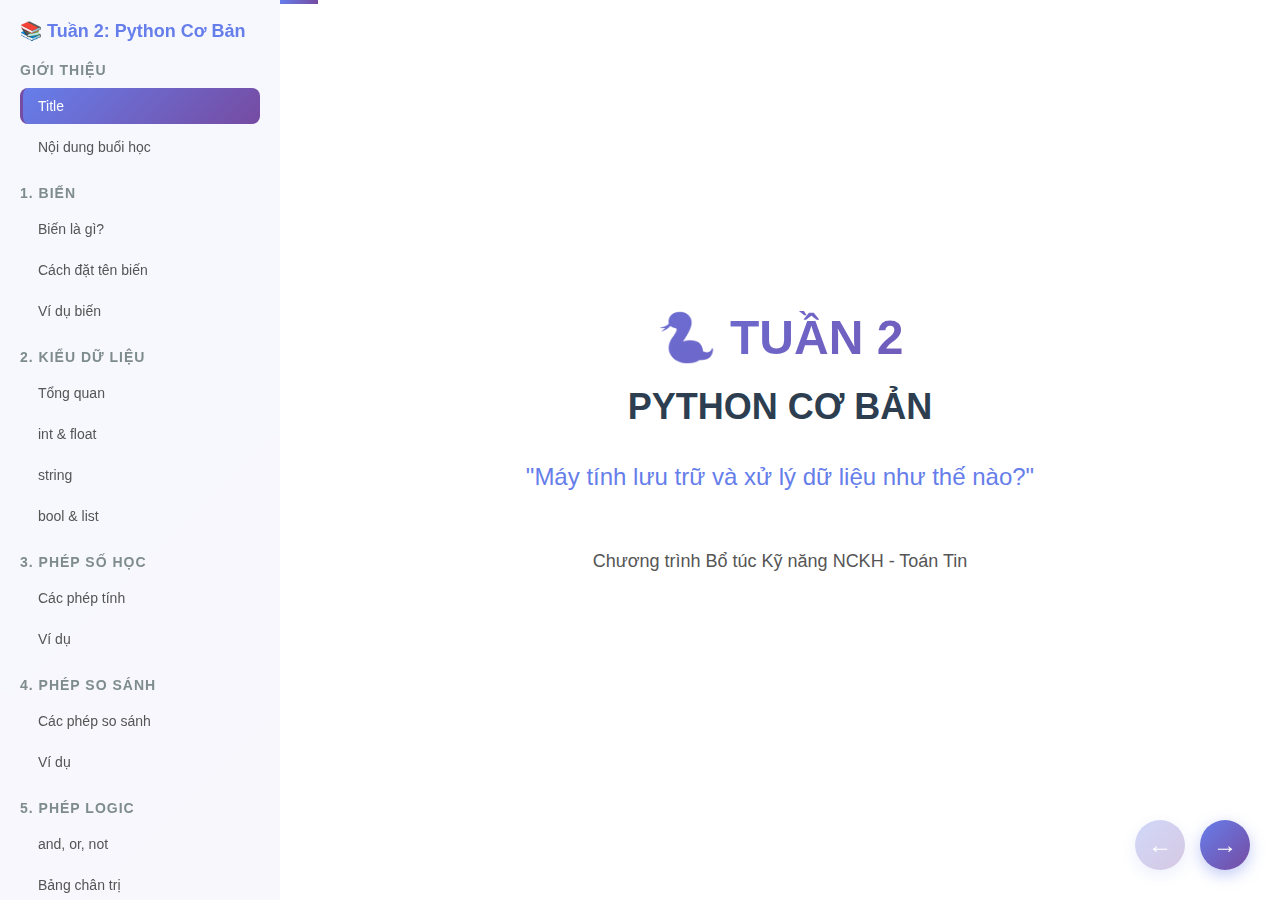
<file: slide_week2/index.html>
<!DOCTYPE html>
<html lang="vi">
<head>
    <meta charset="UTF-8">
    <meta name="viewport" content="width=device-width, initial-scale=1.0">
    <title>Tuần 2: Python Cơ Bản - NCKH Toán Tin</title>
    <style>
        * {
            margin: 0;
            padding: 0;
            box-sizing: border-box;
        }

        body {
            font-family: 'Segoe UI', Tahoma, Geneva, Verdana, sans-serif;
            background: linear-gradient(135deg, #667eea 0%, #764ba2 100%);
            color: #2c3e50;
            overflow: hidden;
        }

        .container {
            display: flex;
            height: 100vh;
        }

        /* Sidebar Navigation */
        .sidebar {
            width: 280px;
            background: rgba(255, 255, 255, 0.95);
            backdrop-filter: blur(10px);
            padding: 20px;
            overflow-y: auto;
            box-shadow: 2px 0 10px rgba(0, 0, 0, 0.1);
            transition: transform 0.3s ease;
        }

        .sidebar h2 {
            color: #667eea;
            margin-bottom: 20px;
            font-size: 18px;
        }

        .nav-section {
            margin-bottom: 20px;
        }

        .nav-section h3 {
            font-size: 14px;
            color: #7f8c8d;
            margin-bottom: 10px;
            text-transform: uppercase;
            letter-spacing: 1px;
        }

        .nav-item {
            padding: 10px 15px;
            margin: 5px 0;
            border-radius: 8px;
            cursor: pointer;
            transition: all 0.3s ease;
            font-size: 14px;
            color: #555;
            border-left: 3px solid transparent;
        }

        .nav-item:hover {
            background: #f0f4ff;
            border-left-color: #667eea;
        }

        .nav-item.active {
            background: linear-gradient(135deg, #667eea 0%, #764ba2 100%);
            color: white;
            border-left-color: #764ba2;
        }

        /* Main Content */
        .main-content {
            flex: 1;
            position: relative;
            overflow: hidden;
        }

        .slide {
            position: absolute;
            top: 0;
            left: 0;
            width: 100%;
            height: 100%;
            display: flex;
            flex-direction: column;
            justify-content: center;
            align-items: center;
            padding: 60px;
            opacity: 0;
            transform: translateX(100%);
            transition: all 0.5s ease;
            background: white;
        }

        .slide.active {
            opacity: 1;
            transform: translateX(0);
            z-index: 1;
        }

        .slide.prev {
            transform: translateX(-100%);
        }

        /* Slide Content */
        .slide-content {
            max-width: 1200px;
            width: 100%;
            text-align: center;
        }

        h1 {
            font-size: 48px;
            color: #667eea;
            margin-bottom: 20px;
            background: linear-gradient(135deg, #667eea 0%, #764ba2 100%);
            -webkit-background-clip: text;
            -webkit-text-fill-color: transparent;
        }

        h2 {
            font-size: 36px;
            color: #2c3e50;
            margin-bottom: 30px;
        }

        h3 {
            font-size: 24px;
            color: #667eea;
            margin: 20px 0;
        }

        p {
            font-size: 18px;
            line-height: 1.6;
            color: #555;
            margin: 15px 0;
        }

        /* Code Block */
        .code-block {
            background: #2d2d2d;
            color: #f8f8f2;
            padding: 30px;
            border-radius: 12px;
            text-align: left;
            font-family: 'Courier New', monospace;
            font-size: 18px;
            line-height: 1.8;
            max-width: 900px;
            margin: 30px auto;
            box-shadow: 0 5px 15px rgba(0, 0, 0, 0.3);
            white-space: pre;
            overflow-x: auto;
        }

        .code-block .comment {
            color: #6a9955;
        }

        .code-block .keyword {
            color: #c586c0;
        }

        .code-block .string {
            color: #ce9178;
        }

        .code-block .function {
            color: #dcdcaa;
        }

        .code-block .number {
            color: #b5cea8;
        }

        .code-block .operator {
            color: #d4d4d4;
        }

        /* Table Styles */
        table {
            width: 100%;
            max-width: 900px;
            margin: 30px auto;
            border-collapse: collapse;
            background: white;
            border-radius: 12px;
            overflow: hidden;
            box-shadow: 0 5px 15px rgba(0, 0, 0, 0.1);
        }

        th {
            background: linear-gradient(135deg, #667eea 0%, #764ba2 100%);
            color: white;
            padding: 15px;
            text-align: left;
            font-size: 16px;
        }

        td {
            padding: 15px;
            border-bottom: 1px solid #eee;
            font-size: 15px;
        }

        tr:last-child td {
            border-bottom: none;
        }

        tr:hover {
            background: #f8f9ff;
        }

        /* Info Box */
        .info-box {
            background: linear-gradient(135deg, #667eea20 0%, #764ba220 100%);
            border-left: 4px solid #667eea;
            padding: 20px 30px;
            border-radius: 8px;
            margin: 20px auto;
            max-width: 800px;
            text-align: left;
        }

        .info-box.warning {
            background: linear-gradient(135deg, #f5923620 0%, #ff6b6b20 100%);
            border-left-color: #f59236;
        }

        .info-box.success {
            background: linear-gradient(135deg, #00b89420 0%, #00d4aa20 100%);
            border-left-color: #00b894;
        }

        /* List */
        ul {
            text-align: left;
            max-width: 800px;
            margin: 20px auto;
            padding-left: 30px;
        }

        li {
            font-size: 18px;
            margin: 10px 0;
            line-height: 1.6;
        }

        /* Navigation Controls */
        .nav-controls {
            position: fixed;
            bottom: 30px;
            right: 30px;
            display: flex;
            gap: 15px;
            z-index: 1000;
        }

        .nav-btn {
            width: 50px;
            height: 50px;
            border-radius: 50%;
            background: linear-gradient(135deg, #667eea 0%, #764ba2 100%);
            color: white;
            border: none;
            font-size: 24px;
            cursor: pointer;
            transition: all 0.3s ease;
            box-shadow: 0 5px 15px rgba(102, 126, 234, 0.4);
        }

        .nav-btn:hover {
            transform: translateY(-3px);
            box-shadow: 0 8px 20px rgba(102, 126, 234, 0.6);
        }

        .nav-btn:disabled {
            opacity: 0.3;
            cursor: not-allowed;
        }

        /* Progress Bar */
        .progress-bar {
            position: fixed;
            top: 0;
            left: 280px;
            right: 0;
            height: 4px;
            background: rgba(255, 255, 255, 0.3);
            z-index: 1000;
        }

        .progress-fill {
            height: 100%;
            background: linear-gradient(90deg, #667eea 0%, #764ba2 100%);
            transition: width 0.3s ease;
        }

        /* Mobile Sidebar Toggle */
        .sidebar-toggle {
            display: none;
            position: fixed;
            top: 20px;
            left: 20px;
            z-index: 2000;
            width: 40px;
            height: 40px;
            background: white;
            border-radius: 8px;
            border: none;
            cursor: pointer;
            box-shadow: 0 2px 10px rgba(0, 0, 0, 0.2);
        }

        /* Responsive */
        @media (max-width: 768px) {
            .sidebar {
                position: fixed;
                left: 0;
                top: 0;
                bottom: 0;
                z-index: 1500;
                transform: translateX(-100%);
            }

            .sidebar.open {
                transform: translateX(0);
            }

            .sidebar-toggle {
                display: block;
            }

            .progress-bar {
                left: 0;
            }

            .slide {
                padding: 80px 20px 20px;
            }

            h1 {
                font-size: 32px;
            }

            h2 {
                font-size: 24px;
            }

            .code-block {
                font-size: 14px;
                padding: 20px;
            }

            .nav-controls {
                bottom: 20px;
                right: 20px;
            }

            .nav-btn {
                width: 40px;
                height: 40px;
                font-size: 18px;
            }
        }

        /* Checklist */
        .checklist {
            text-align: left;
            max-width: 600px;
            margin: 30px auto;
        }

        .checklist-item {
            padding: 15px;
            margin: 10px 0;
            background: #f8f9ff;
            border-left: 4px solid #667eea;
            border-radius: 8px;
            font-size: 16px;
        }

        .checklist-item::before {
            content: "✓ ";
            color: #667eea;
            font-weight: bold;
            margin-right: 10px;
        }

        /* Highlight */
        .highlight {
            background: linear-gradient(135deg, #667eea 0%, #764ba2 100%);
            -webkit-background-clip: text;
            -webkit-text-fill-color: transparent;
            font-weight: bold;
        }

        .badge {
            display: inline-block;
            padding: 5px 15px;
            border-radius: 20px;
            font-size: 14px;
            font-weight: bold;
            margin: 5px;
        }

        .badge.int { background: #3498db; color: white; }
        .badge.float { background: #9b59b6; color: white; }
        .badge.str { background: #e74c3c; color: white; }
        .badge.bool { background: #2ecc71; color: white; }
        .badge.list { background: #f39c12; color: white; }
    </style>
</head>
<body>
    <div class="container">
        <!-- Sidebar Navigation -->
        <nav class="sidebar" id="sidebar">
            <h2>📚 Tuần 2: Python Cơ Bản</h2>

            <div class="nav-section">
                <h3>Giới thiệu</h3>
                <div class="nav-item" data-slide="0">Title</div>
                <div class="nav-item" data-slide="1">Nội dung buổi học</div>
            </div>

            <div class="nav-section">
                <h3>1. Biến</h3>
                <div class="nav-item" data-slide="2">Biến là gì?</div>
                <div class="nav-item" data-slide="3">Cách đặt tên biến</div>
                <div class="nav-item" data-slide="4">Ví dụ biến</div>
            </div>

            <div class="nav-section">
                <h3>2. Kiểu dữ liệu</h3>
                <div class="nav-item" data-slide="5">Tổng quan</div>
                <div class="nav-item" data-slide="6">int & float</div>
                <div class="nav-item" data-slide="7">string</div>
                <div class="nav-item" data-slide="8">bool & list</div>
            </div>

            <div class="nav-section">
                <h3>3. Phép số học</h3>
                <div class="nav-item" data-slide="9">Các phép tính</div>
                <div class="nav-item" data-slide="10">Ví dụ</div>
            </div>

            <div class="nav-section">
                <h3>4. Phép so sánh</h3>
                <div class="nav-item" data-slide="11">Các phép so sánh</div>
                <div class="nav-item" data-slide="12">Ví dụ</div>
            </div>

            <div class="nav-section">
                <h3>5. Phép logic</h3>
                <div class="nav-item" data-slide="13">and, or, not</div>
                <div class="nav-item" data-slide="14">Bảng chân trị</div>
            </div>

            <div class="nav-section">
                <h3>6. Rẽ nhánh</h3>
                <div class="nav-item" data-slide="15">if</div>
                <div class="nav-item" data-slide="16">if-else</div>
                <div class="nav-item" data-slide="17">if-elif-else</div>
                <div class="nav-item" data-slide="18">Ví dụ phân loại</div>
            </div>

            <div class="nav-section">
                <h3>7. Vòng lặp</h3>
                <div class="nav-item" data-slide="19">for loop</div>
                <div class="nav-item" data-slide="20">while loop</div>
                <div class="nav-item" data-slide="21">range()</div>
                <div class="nav-item" data-slide="22">break & continue</div>
            </div>

            <div class="nav-section">
                <h3>8. Input/Output</h3>
                <div class="nav-item" data-slide="23">input()</div>
                <div class="nav-item" data-slide="24">print() & f-string</div>
            </div>

            <div class="nav-section">
                <h3>Tổng kết</h3>
                <div class="nav-item" data-slide="25">Output & Bài tập</div>
            </div>
        </nav>

        <!-- Main Content -->
        <main class="main-content">
            <!-- Progress Bar -->
            <div class="progress-bar">
                <div class="progress-fill" id="progressFill"></div>
            </div>

            <!-- Slides -->
            <div class="slides-container" id="slidesContainer">

                <!-- Slide 0: Title -->
                <div class="slide active" data-slide="0">
                    <div class="slide-content">
                        <h1>🐍 TUẦN 2</h1>
                        <h2>PYTHON CƠ BẢN</h2>
                        <p style="font-size: 24px; margin-top: 30px; color: #667eea;">
                            "Máy tính lưu trữ và xử lý dữ liệu như thế nào?"
                        </p>
                        <p style="margin-top: 50px; font-size: 18px;">
                            Chương trình Bổ túc Kỹ năng NCKH - Toán Tin
                        </p>
                    </div>
                </div>

                <!-- Slide 1: Nội dung buổi học -->
                <div class="slide" data-slide="1">
                    <div class="slide-content">
                        <h2>📋 Nội dung buổi học</h2>
                        <table>
                            <tr>
                                <th>STT</th>
                                <th>Chủ đề</th>
                            </tr>
                            <tr><td>1</td><td>Biến (Variables)</td></tr>
                            <tr><td>2</td><td>Kiểu dữ liệu (Data Types)</td></tr>
                            <tr><td>3</td><td>Phép số học (Arithmetic Operators)</td></tr>
                            <tr><td>4</td><td>Phép so sánh (Comparison Operators)</td></tr>
                            <tr><td>5</td><td>Phép logic (Logical Operators)</td></tr>
                            <tr><td>6</td><td>Cấu trúc rẽ nhánh (if-else)</td></tr>
                            <tr><td>7</td><td>Vòng lặp (for, while)</td></tr>
                            <tr><td>8</td><td>Input/Output</td></tr>
                        </table>
                    </div>
                </div>

                <!-- Slide 2: Biến là gì? -->
                <div class="slide" data-slide="2">
                    <div class="slide-content">
                        <h2>📦 1. Biến (Variables)</h2>
                        <h3>Biến là gì?</h3>
                        <div class="info-box">
                            <p><strong>Biến</strong> = "Hộp" để lưu trữ dữ liệu trong bộ nhớ</p>
                        </div>
                        <p>Giống như bạn có một chiếc hộp, bạn:</p>
                        <ul>
                            <li>🏷️ <strong>Đặt tên</strong> cho hộp (tên biến)</li>
                            <li>📦 <strong>Bỏ đồ</strong> vào hộp (giá trị)</li>
                            <li>🔄 <strong>Thay đổi</strong> đồ trong hộp bất cứ lúc nào</li>
                        </ul>
                        <div class="code-block"><span class="comment"># Cú pháp: ten_bien = gia_tri</span>
ten = <span class="string">"Nguyễn Văn A"</span>
tuoi = <span class="number">20</span></div>
                    </div>
                </div>

                <!-- Slide 3: Cách đặt tên biến -->
                <div class="slide" data-slide="3">
                    <div class="slide-content">
                        <h2>📝 Quy tắc đặt tên biến</h2>
                        <div class="info-box success">
                            <p><strong>✅ Được phép:</strong></p>
                            <ul>
                                <li>Chữ cái (a-z, A-Z), số (0-9), gạch dưới (_)</li>
                                <li>Bắt đầu bằng chữ cái hoặc gạch dưới</li>
                                <li>Phân biệt HOA/thường (name ≠ Name)</li>
                            </ul>
                        </div>
                        <div class="info-box warning">
                            <p><strong>❌ Không được phép:</strong></p>
                            <ul>
                                <li>Bắt đầu bằng số: <code>1name</code></li>
                                <li>Có khoảng trắng: <code>my name</code></li>
                                <li>Từ khóa Python: <code>if, for, while, class...</code></li>
                            </ul>
                        </div>
                        <div class="code-block"><span class="comment"># Tốt</span>
ho_ten = <span class="string">"An"</span>
soLuong = <span class="number">10</span>
_private = <span class="number">5</span>

<span class="comment"># Xấu (sẽ lỗi!)</span>
<span class="comment"># 1name = "An"  # Lỗi: bắt đầu bằng số</span>
<span class="comment"># my name = "An"  # Lỗi: có khoảng trắng</span></div>
                    </div>
                </div>

                <!-- Slide 4: Ví dụ biến -->
                <div class="slide" data-slide="4">
                    <div class="slide-content">
                        <h2>💡 Ví dụ sử dụng biến</h2>
                        <div class="code-block"><span class="comment"># Khai báo biến</span>
ten = <span class="string">"Nguyễn Văn A"</span>
tuoi = <span class="number">20</span>
diem_toan = <span class="number">8.5</span>
la_sinh_vien = <span class="keyword">True</span>

<span class="comment"># In ra màn hình</span>
<span class="function">print</span>(ten)           <span class="comment"># Nguyễn Văn A</span>
<span class="function">print</span>(tuoi)          <span class="comment"># 20</span>
<span class="function">print</span>(diem_toan)     <span class="comment"># 8.5</span>

<span class="comment"># Thay đổi giá trị</span>
tuoi = <span class="number">21</span>            <span class="comment"># Giờ tuổi = 21</span>
<span class="function">print</span>(tuoi)          <span class="comment"># 21</span></div>
                    </div>
                </div>

                <!-- Slide 5: Kiểu dữ liệu tổng quan -->
                <div class="slide" data-slide="5">
                    <div class="slide-content">
                        <h2>🎨 2. Kiểu dữ liệu (Data Types)</h2>
                        <p>Python có nhiều kiểu dữ liệu, 5 kiểu cơ bản nhất:</p>
                        <div style="margin: 30px 0;">
                            <span class="badge int">int - Số nguyên</span>
                            <span class="badge float">float - Số thực</span>
                            <span class="badge str">str - Chuỗi ký tự</span>
                            <span class="badge bool">bool - Đúng/Sai</span>
                            <span class="badge list">list - Danh sách</span>
                        </div>
                        <div class="code-block"><span class="comment"># Kiểm tra kiểu dữ liệu bằng type()</span>
<span class="function">print</span>(<span class="function">type</span>(<span class="number">10</span>))        <span class="comment"># &lt;class 'int'&gt;</span>
<span class="function">print</span>(<span class="function">type</span>(<span class="number">3.14</span>))      <span class="comment"># &lt;class 'float'&gt;</span>
<span class="function">print</span>(<span class="function">type</span>(<span class="string">"Hello"</span>))   <span class="comment"># &lt;class 'str'&gt;</span>
<span class="function">print</span>(<span class="function">type</span>(<span class="keyword">True</span>))      <span class="comment"># &lt;class 'bool'&gt;</span>
<span class="function">print</span>(<span class="function">type</span>([<span class="number">1,2,3</span>]))   <span class="comment"># &lt;class 'list'&gt;</span></div>
                    </div>
                </div>

                <!-- Slide 6: int & float -->
                <div class="slide" data-slide="6">
                    <div class="slide-content">
                        <h2>🔢 int & float</h2>
                        <table>
                            <tr>
                                <th>Kiểu</th>
                                <th>Mô tả</th>
                                <th>Ví dụ</th>
                            </tr>
                            <tr>
                                <td><span class="badge int">int</span></td>
                                <td>Số nguyên (không có phần thập phân)</td>
                                <td>10, -5, 0, 1000</td>
                            </tr>
                            <tr>
                                <td><span class="badge float">float</span></td>
                                <td>Số thực (có phần thập phân)</td>
                                <td>3.14, -2.5, 0.0</td>
                            </tr>
                        </table>
                        <div class="code-block"><span class="comment"># Số nguyên</span>
so_nguyen = <span class="number">42</span>
so_am = <span class="number">-10</span>

<span class="comment"># Số thực</span>
pi = <span class="number">3.14159</span>
nhiet_do = <span class="number">-5.5</span>

<span class="comment"># Chuyển đổi kiểu</span>
<span class="function">int</span>(<span class="number">3.7</span>)    <span class="comment"># = 3 (bỏ phần thập phân)</span>
<span class="function">float</span>(<span class="number">5</span>)    <span class="comment"># = 5.0</span></div>
                    </div>
                </div>

                <!-- Slide 7: string -->
                <div class="slide" data-slide="7">
                    <div class="slide-content">
                        <h2>📝 string (str) - Chuỗi ký tự</h2>
                        <div class="info-box">
                            <p>Chuỗi = dãy các ký tự, đặt trong dấu <code>" "</code> hoặc <code>' '</code></p>
                        </div>
                        <div class="code-block"><span class="comment"># Khai báo chuỗi</span>
ten = <span class="string">"Nguyễn Văn A"</span>
lop = <span class="string">'D20 Toán Tin'</span>

<span class="comment"># Nối chuỗi</span>
ho_ten = <span class="string">"Nguyễn"</span> + <span class="string">" "</span> + <span class="string">"Văn A"</span>
<span class="function">print</span>(ho_ten)  <span class="comment"># Nguyễn Văn A</span>

<span class="comment"># Độ dài chuỗi</span>
<span class="function">print</span>(<span class="function">len</span>(<span class="string">"Hello"</span>))  <span class="comment"># 5</span>

<span class="comment"># Truy cập ký tự (bắt đầu từ 0)</span>
chu = <span class="string">"Python"</span>
<span class="function">print</span>(chu[<span class="number">0</span>])   <span class="comment"># P</span>
<span class="function">print</span>(chu[<span class="number">-1</span>])  <span class="comment"># n (ký tự cuối)</span></div>
                    </div>
                </div>

                <!-- Slide 8: bool & list -->
                <div class="slide" data-slide="8">
                    <div class="slide-content">
                        <h2>✅ bool & 📋 list</h2>
                        <div class="code-block"><span class="comment"># === BOOL (Đúng/Sai) ===</span>
dung = <span class="keyword">True</span>
sai = <span class="keyword">False</span>

la_sinh_vien = <span class="keyword">True</span>
da_tot_nghiep = <span class="keyword">False</span>

<span class="comment"># Kết quả so sánh là bool</span>
<span class="function">print</span>(<span class="number">5</span> > <span class="number">3</span>)   <span class="comment"># True</span>
<span class="function">print</span>(<span class="number">2</span> == <span class="number">3</span>)  <span class="comment"># False</span></div>
                        <div class="code-block"><span class="comment"># === LIST (Danh sách) ===</span>
diem = [<span class="number">8.5</span>, <span class="number">9.0</span>, <span class="number">7.5</span>, <span class="number">8.0</span>]
ten_sv = [<span class="string">"An"</span>, <span class="string">"Bình"</span>, <span class="string">"Cường"</span>]

<span class="comment"># Truy cập phần tử</span>
<span class="function">print</span>(diem[<span class="number">0</span>])     <span class="comment"># 8.5</span>
<span class="function">print</span>(ten_sv[<span class="number">1</span>])   <span class="comment"># Bình</span>

<span class="comment"># Thêm phần tử</span>
diem.append(<span class="number">9.5</span>)
<span class="function">print</span>(diem)  <span class="comment"># [8.5, 9.0, 7.5, 8.0, 9.5]</span></div>
                    </div>
                </div>

                <!-- Slide 9: Phép số học -->
                <div class="slide" data-slide="9">
                    <div class="slide-content">
                        <h2>➕ 3. Phép số học (Arithmetic)</h2>
                        <table>
                            <tr>
                                <th>Phép tính</th>
                                <th>Ký hiệu</th>
                                <th>Ví dụ</th>
                                <th>Kết quả</th>
                            </tr>
                            <tr><td>Cộng</td><td>+</td><td>5 + 3</td><td>8</td></tr>
                            <tr><td>Trừ</td><td>-</td><td>5 - 3</td><td>2</td></tr>
                            <tr><td>Nhân</td><td>*</td><td>5 * 3</td><td>15</td></tr>
                            <tr><td>Chia</td><td>/</td><td>5 / 2</td><td>2.5</td></tr>
                            <tr><td>Chia lấy phần nguyên</td><td>//</td><td>5 // 2</td><td>2</td></tr>
                            <tr><td>Chia lấy dư</td><td>%</td><td>5 % 2</td><td>1</td></tr>
                            <tr><td>Lũy thừa</td><td>**</td><td>5 ** 2</td><td>25</td></tr>
                        </table>
                    </div>
                </div>

                <!-- Slide 10: Ví dụ phép số học -->
                <div class="slide" data-slide="10">
                    <div class="slide-content">
                        <h2>💡 Ví dụ phép số học</h2>
                        <div class="code-block"><span class="comment"># Tính diện tích hình chữ nhật</span>
chieu_dai = <span class="number">10</span>
chieu_rong = <span class="number">5</span>
dien_tich = chieu_dai * chieu_rong
<span class="function">print</span>(<span class="string">f"Diện tích: {dien_tich}"</span>)  <span class="comment"># 50</span>

<span class="comment"># Tính điểm trung bình</span>
toan = <span class="number">8</span>
ly = <span class="number">7</span>
hoa = <span class="number">9</span>
trung_binh = (toan + ly + hoa) / <span class="number">3</span>
<span class="function">print</span>(<span class="string">f"Điểm TB: {trung_binh:.2f}"</span>)  <span class="comment"># 8.00</span>

<span class="comment"># Kiểm tra số chẵn/lẻ</span>
so = <span class="number">7</span>
du = so % <span class="number">2</span>
<span class="function">print</span>(<span class="string">f"{so} chia 2 dư {du}"</span>)  <span class="comment"># 7 chia 2 dư 1 → Lẻ</span></div>
                    </div>
                </div>

                <!-- Slide 11: Phép so sánh -->
                <div class="slide" data-slide="11">
                    <div class="slide-content">
                        <h2>⚖️ 4. Phép so sánh (Comparison)</h2>
                        <p>Kết quả luôn là <span class="badge bool">True</span> hoặc <span class="badge bool">False</span></p>
                        <table>
                            <tr>
                                <th>Phép so sánh</th>
                                <th>Ký hiệu</th>
                                <th>Ví dụ</th>
                                <th>Kết quả</th>
                            </tr>
                            <tr><td>Bằng</td><td>==</td><td>5 == 5</td><td>True</td></tr>
                            <tr><td>Khác</td><td>!=</td><td>5 != 3</td><td>True</td></tr>
                            <tr><td>Lớn hơn</td><td>></td><td>5 > 3</td><td>True</td></tr>
                            <tr><td>Nhỏ hơn</td><td><</td><td>5 < 3</td><td>False</td></tr>
                            <tr><td>Lớn hơn hoặc bằng</td><td>>=</td><td>5 >= 5</td><td>True</td></tr>
                            <tr><td>Nhỏ hơn hoặc bằng</td><td><=</td><td>5 <= 3</td><td>False</td></tr>
                        </table>
                        <div class="info-box warning">
                            <p>⚠️ <strong>Chú ý:</strong> <code>=</code> là gán giá trị, <code>==</code> là so sánh bằng!</p>
                        </div>
                    </div>
                </div>

                <!-- Slide 12: Ví dụ phép so sánh -->
                <div class="slide" data-slide="12">
                    <div class="slide-content">
                        <h2>💡 Ví dụ phép so sánh</h2>
                        <div class="code-block">a = <span class="number">10</span>
b = <span class="number">5</span>

<span class="function">print</span>(a == b)   <span class="comment"># False (10 không bằng 5)</span>
<span class="function">print</span>(a != b)   <span class="comment"># True  (10 khác 5)</span>
<span class="function">print</span>(a > b)    <span class="comment"># True  (10 lớn hơn 5)</span>
<span class="function">print</span>(a < b)    <span class="comment"># False (10 không nhỏ hơn 5)</span>
<span class="function">print</span>(a >= <span class="number">10</span>)  <span class="comment"># True  (10 >= 10)</span>

<span class="comment"># So sánh chuỗi (theo alphabet)</span>
<span class="function">print</span>(<span class="string">"apple"</span> < <span class="string">"banana"</span>)  <span class="comment"># True</span>

<span class="comment"># Kiểm tra điểm đậu/rớt</span>
diem = <span class="number">6.5</span>
<span class="function">print</span>(diem >= <span class="number">5</span>)  <span class="comment"># True → Đậu!</span></div>
                    </div>
                </div>

                <!-- Slide 13: Phép logic -->
                <div class="slide" data-slide="13">
                    <div class="slide-content">
                        <h2>🔗 5. Phép logic (Logical)</h2>
                        <table>
                            <tr>
                                <th>Phép logic</th>
                                <th>Ý nghĩa</th>
                                <th>Ví dụ</th>
                            </tr>
                            <tr>
                                <td><code>and</code></td>
                                <td>VÀ - Cả hai đều True → True</td>
                                <td>True and False → False</td>
                            </tr>
                            <tr>
                                <td><code>or</code></td>
                                <td>HOẶC - Ít nhất một True → True</td>
                                <td>True or False → True</td>
                            </tr>
                            <tr>
                                <td><code>not</code></td>
                                <td>PHỦ ĐỊNH - Đảo ngược</td>
                                <td>not True → False</td>
                            </tr>
                        </table>
                        <div class="code-block">tuoi = <span class="number">20</span>
co_cmnd = <span class="keyword">True</span>

<span class="comment"># Đủ điều kiện: >= 18 tuổi VÀ có CMND</span>
du_dieu_kien = (tuoi >= <span class="number">18</span>) <span class="keyword">and</span> co_cmnd
<span class="function">print</span>(du_dieu_kien)  <span class="comment"># True</span></div>
                    </div>
                </div>

                <!-- Slide 14: Bảng chân trị -->
                <div class="slide" data-slide="14">
                    <div class="slide-content">
                        <h2>📊 Bảng chân trị</h2>
                        <div style="display: flex; gap: 30px; justify-content: center;">
                            <table style="max-width: 280px;">
                                <tr><th colspan="3">AND</th></tr>
                                <tr><td>True</td><td>and True</td><td>= True</td></tr>
                                <tr><td>True</td><td>and False</td><td>= False</td></tr>
                                <tr><td>False</td><td>and True</td><td>= False</td></tr>
                                <tr><td>False</td><td>and False</td><td>= False</td></tr>
                            </table>
                            <table style="max-width: 280px;">
                                <tr><th colspan="3">OR</th></tr>
                                <tr><td>True</td><td>or True</td><td>= True</td></tr>
                                <tr><td>True</td><td>or False</td><td>= True</td></tr>
                                <tr><td>False</td><td>or True</td><td>= True</td></tr>
                                <tr><td>False</td><td>or False</td><td>= False</td></tr>
                            </table>
                            <table style="max-width: 180px;">
                                <tr><th colspan="2">NOT</th></tr>
                                <tr><td>not True</td><td>= False</td></tr>
                                <tr><td>not False</td><td>= True</td></tr>
                            </table>
                        </div>
                    </div>
                </div>

                <!-- Slide 15: if -->
                <div class="slide" data-slide="15">
                    <div class="slide-content">
                        <h2>🔀 6. Cấu trúc rẽ nhánh - if</h2>
                        <div class="info-box">
                            <p><code>if</code> = "Nếu điều kiện đúng thì thực hiện"</p>
                        </div>
                        <div class="code-block"><span class="comment"># Cú pháp</span>
<span class="keyword">if</span> dieu_kien:
    <span class="comment"># Code chạy khi điều kiện = True</span>
    <span class="comment"># (thụt vào 4 dấu cách hoặc 1 Tab)</span></div>
                        <div class="code-block"><span class="comment"># Ví dụ: Kiểm tra đủ tuổi bầu cử</span>
tuoi = <span class="number">20</span>

<span class="keyword">if</span> tuoi >= <span class="number">18</span>:
    <span class="function">print</span>(<span class="string">"Bạn đủ tuổi bầu cử!"</span>)

<span class="comment"># Output: Bạn đủ tuổi bầu cử!</span></div>
                    </div>
                </div>

                <!-- Slide 16: if-else -->
                <div class="slide" data-slide="16">
                    <div class="slide-content">
                        <h2>🔀 if-else</h2>
                        <div class="info-box">
                            <p><code>else</code> = "Ngược lại, nếu điều kiện sai thì..."</p>
                        </div>
                        <div class="code-block"><span class="comment"># Cú pháp</span>
<span class="keyword">if</span> dieu_kien:
    <span class="comment"># Code khi True</span>
<span class="keyword">else</span>:
    <span class="comment"># Code khi False</span></div>
                        <div class="code-block"><span class="comment"># Ví dụ: Kiểm tra đậu/rớt</span>
diem = <span class="number">4.5</span>

<span class="keyword">if</span> diem >= <span class="number">5</span>:
    <span class="function">print</span>(<span class="string">"Đậu!"</span>)
<span class="keyword">else</span>:
    <span class="function">print</span>(<span class="string">"Rớt, học lại!"</span>)

<span class="comment"># Output: Rớt, học lại!</span></div>
                    </div>
                </div>

                <!-- Slide 17: if-elif-else -->
                <div class="slide" data-slide="17">
                    <div class="slide-content">
                        <h2>🔀 if-elif-else</h2>
                        <div class="info-box">
                            <p><code>elif</code> = "else if" = "Còn nếu..."</p>
                        </div>
                        <div class="code-block"><span class="comment"># Cú pháp</span>
<span class="keyword">if</span> dieu_kien_1:
    <span class="comment"># Code khi điều kiện 1 đúng</span>
<span class="keyword">elif</span> dieu_kien_2:
    <span class="comment"># Code khi điều kiện 2 đúng</span>
<span class="keyword">elif</span> dieu_kien_3:
    <span class="comment"># Code khi điều kiện 3 đúng</span>
<span class="keyword">else</span>:
    <span class="comment"># Code khi tất cả sai</span></div>
                    </div>
                </div>

                <!-- Slide 18: Ví dụ phân loại -->
                <div class="slide" data-slide="18">
                    <div class="slide-content">
                        <h2>💡 Ví dụ: Phân loại điểm</h2>
                        <div class="code-block">diem = <span class="number">8.5</span>

<span class="keyword">if</span> diem >= <span class="number">9</span>:
    xep_loai = <span class="string">"Xuất sắc"</span>
<span class="keyword">elif</span> diem >= <span class="number">8</span>:
    xep_loai = <span class="string">"Giỏi"</span>
<span class="keyword">elif</span> diem >= <span class="number">6.5</span>:
    xep_loai = <span class="string">"Khá"</span>
<span class="keyword">elif</span> diem >= <span class="number">5</span>:
    xep_loai = <span class="string">"Trung bình"</span>
<span class="keyword">else</span>:
    xep_loai = <span class="string">"Yếu"</span>

<span class="function">print</span>(<span class="string">f"Điểm {diem} → Xếp loại: {xep_loai}"</span>)
<span class="comment"># Output: Điểm 8.5 → Xếp loại: Giỏi</span></div>
                    </div>
                </div>

                <!-- Slide 19: for loop -->
                <div class="slide" data-slide="19">
                    <div class="slide-content">
                        <h2>🔁 7. Vòng lặp - for</h2>
                        <div class="info-box">
                            <p><code>for</code> = "Lặp qua từng phần tử trong danh sách"</p>
                        </div>
                        <div class="code-block"><span class="comment"># Lặp qua list</span>
diem = [<span class="number">8</span>, <span class="number">9</span>, <span class="number">7</span>, <span class="number">10</span>]

<span class="keyword">for</span> d <span class="keyword">in</span> diem:
    <span class="function">print</span>(d)

<span class="comment"># Output: 8, 9, 7, 10 (mỗi số 1 dòng)</span></div>
                        <div class="code-block"><span class="comment"># Lặp qua chuỗi</span>
<span class="keyword">for</span> chu <span class="keyword">in</span> <span class="string">"Python"</span>:
    <span class="function">print</span>(chu)

<span class="comment"># Output: P, y, t, h, o, n</span></div>
                    </div>
                </div>

                <!-- Slide 20: while loop -->
                <div class="slide" data-slide="20">
                    <div class="slide-content">
                        <h2>🔁 while loop</h2>
                        <div class="info-box">
                            <p><code>while</code> = "Lặp khi điều kiện còn đúng"</p>
                        </div>
                        <div class="code-block"><span class="comment"># Đếm từ 1 đến 5</span>
dem = <span class="number">1</span>

<span class="keyword">while</span> dem <= <span class="number">5</span>:
    <span class="function">print</span>(dem)
    dem = dem + <span class="number">1</span>  <span class="comment"># hoặc: dem += 1</span>

<span class="comment"># Output: 1, 2, 3, 4, 5</span></div>
                        <div class="info-box warning">
                            <p>⚠️ <strong>Cẩn thận:</strong> Nếu quên tăng biến đếm → Vòng lặp vô hạn!</p>
                        </div>
                    </div>
                </div>

                <!-- Slide 21: range() -->
                <div class="slide" data-slide="21">
                    <div class="slide-content">
                        <h2>🔢 range() - Tạo dãy số</h2>
                        <div class="code-block"><span class="comment"># range(stop) - từ 0 đến stop-1</span>
<span class="keyword">for</span> i <span class="keyword">in</span> <span class="function">range</span>(<span class="number">5</span>):
    <span class="function">print</span>(i)  <span class="comment"># 0, 1, 2, 3, 4</span>

<span class="comment"># range(start, stop) - từ start đến stop-1</span>
<span class="keyword">for</span> i <span class="keyword">in</span> <span class="function">range</span>(<span class="number">1</span>, <span class="number">6</span>):
    <span class="function">print</span>(i)  <span class="comment"># 1, 2, 3, 4, 5</span>

<span class="comment"># range(start, stop, step) - có bước nhảy</span>
<span class="keyword">for</span> i <span class="keyword">in</span> <span class="function">range</span>(<span class="number">0</span>, <span class="number">10</span>, <span class="number">2</span>):
    <span class="function">print</span>(i)  <span class="comment"># 0, 2, 4, 6, 8</span>

<span class="comment"># Tính tổng 1+2+...+100</span>
tong = <span class="number">0</span>
<span class="keyword">for</span> i <span class="keyword">in</span> <span class="function">range</span>(<span class="number">1</span>, <span class="number">101</span>):
    tong += i
<span class="function">print</span>(tong)  <span class="comment"># 5050</span></div>
                    </div>
                </div>

                <!-- Slide 22: break & continue -->
                <div class="slide" data-slide="22">
                    <div class="slide-content">
                        <h2>⏹️ break & ⏭️ continue</h2>
                        <div class="code-block"><span class="comment"># break - Thoát khỏi vòng lặp</span>
<span class="keyword">for</span> i <span class="keyword">in</span> <span class="function">range</span>(<span class="number">10</span>):
    <span class="keyword">if</span> i == <span class="number">5</span>:
        <span class="keyword">break</span>  <span class="comment"># Dừng khi i = 5</span>
    <span class="function">print</span>(i)
<span class="comment"># Output: 0, 1, 2, 3, 4</span></div>
                        <div class="code-block"><span class="comment"># continue - Bỏ qua lần lặp hiện tại</span>
<span class="keyword">for</span> i <span class="keyword">in</span> <span class="function">range</span>(<span class="number">5</span>):
    <span class="keyword">if</span> i == <span class="number">2</span>:
        <span class="keyword">continue</span>  <span class="comment"># Bỏ qua khi i = 2</span>
    <span class="function">print</span>(i)
<span class="comment"># Output: 0, 1, 3, 4 (không có 2)</span></div>
                    </div>
                </div>

                <!-- Slide 23: input() -->
                <div class="slide" data-slide="23">
                    <div class="slide-content">
                        <h2>⌨️ 8. input() - Nhập dữ liệu</h2>
                        <div class="info-box">
                            <p><code>input()</code> luôn trả về <strong>chuỗi (str)</strong>!</p>
                        </div>
                        <div class="code-block"><span class="comment"># Nhập tên</span>
ten = <span class="function">input</span>(<span class="string">"Nhập tên của bạn: "</span>)
<span class="function">print</span>(<span class="string">"Xin chào,"</span>, ten)

<span class="comment"># Nhập số (cần chuyển đổi kiểu)</span>
tuoi_str = <span class="function">input</span>(<span class="string">"Nhập tuổi: "</span>)  <span class="comment"># "20" (chuỗi)</span>
tuoi = <span class="function">int</span>(tuoi_str)              <span class="comment"># 20 (số)</span>

<span class="comment"># Cách ngắn gọn</span>
tuoi = <span class="function">int</span>(<span class="function">input</span>(<span class="string">"Nhập tuổi: "</span>))
diem = <span class="function">float</span>(<span class="function">input</span>(<span class="string">"Nhập điểm: "</span>))</div>
                    </div>
                </div>

                <!-- Slide 24: print() & f-string -->
                <div class="slide" data-slide="24">
                    <div class="slide-content">
                        <h2>🖨️ print() & f-string</h2>
                        <div class="code-block"><span class="comment"># print() cơ bản</span>
<span class="function">print</span>(<span class="string">"Hello World!"</span>)
<span class="function">print</span>(<span class="string">"Dòng 1"</span>, <span class="string">"Dòng 2"</span>)  <span class="comment"># Cách bởi dấu cách</span>
<span class="function">print</span>(<span class="number">1</span>, <span class="number">2</span>, <span class="number">3</span>, sep=<span class="string">"-"</span>)     <span class="comment"># 1-2-3</span>

<span class="comment"># f-string (Python 3.6+) - Cách hay nhất!</span>
ten = <span class="string">"An"</span>
tuoi = <span class="number">20</span>
diem = <span class="number">8.567</span>

<span class="function">print</span>(<span class="string">f"Tên: {ten}"</span>)
<span class="function">print</span>(<span class="string">f"Tuổi: {tuoi}"</span>)
<span class="function">print</span>(<span class="string">f"Điểm: {diem:.2f}"</span>)  <span class="comment"># 8.57 (2 chữ số thập phân)</span>
<span class="function">print</span>(<span class="string">f"Năm sau: {tuoi + 1}"</span>)  <span class="comment"># Tính toán trong {}</span></div>
                    </div>
                </div>

                <!-- Slide 25: Tổng kết -->
                <div class="slide" data-slide="25">
                    <div class="slide-content">
                        <h2>✅ Output buổi học & Bài tập</h2>

                        <div style="display: flex; gap: 40px; justify-content: center; margin-top: 30px;">
                            <div style="flex: 1; max-width: 450px;">
                                <h3>Output buổi học:</h3>
                                <div class="checklist">
                                    <div class="checklist-item">Hiểu biến, kiểu dữ liệu</div>
                                    <div class="checklist-item">Dùng được các phép tính, so sánh, logic</div>
                                    <div class="checklist-item">Viết được if-else, vòng lặp</div>
                                    <div class="checklist-item">Nhập/xuất dữ liệu với input/print</div>
                                </div>
                            </div>

                            <div style="flex: 1; max-width: 450px;">
                                <h3>Bài tập về nhà:</h3>
                                <div class="checklist">
                                    <div class="checklist-item">Hoàn thành notebook thực hành</div>
                                    <div class="checklist-item">Viết chương trình tính tiền điện theo bậc thang</div>
                                </div>
                            </div>
                        </div>

                        <p style="margin-top: 40px; font-size: 20px; color: #667eea;">
                            📓 Mở notebook <strong>tuan2_python_co_ban.ipynb</strong> để thực hành!
                        </p>
                    </div>
                </div>

            </div>

            <!-- Navigation Controls -->
            <div class="nav-controls">
                <button class="nav-btn" id="prevBtn" onclick="prevSlide()">←</button>
                <button class="nav-btn" id="nextBtn" onclick="nextSlide()">→</button>
            </div>
        </main>
    </div>

    <!-- Sidebar Toggle for Mobile -->
    <button class="sidebar-toggle" id="sidebarToggle" onclick="toggleSidebar()">
        ☰
    </button>

    <script>
        let currentSlide = 0;
        const totalSlides = 26;

        // Initialize
        document.addEventListener('DOMContentLoaded', function() {
            updateSlide(0);
            updateNavigation();
            updateProgress();

            // Keyboard navigation
            document.addEventListener('keydown', function(e) {
                if (e.key === 'ArrowRight') nextSlide();
                if (e.key === 'ArrowLeft') prevSlide();
            });

            // Sidebar navigation
            document.querySelectorAll('.nav-item').forEach(item => {
                item.addEventListener('click', function() {
                    const slideNum = parseInt(this.dataset.slide);
                    goToSlide(slideNum);
                    // Close sidebar on mobile
                    if (window.innerWidth <= 768) {
                        document.getElementById('sidebar').classList.remove('open');
                    }
                });
            });
        });

        function updateSlide(newSlideIndex) {
            const slides = document.querySelectorAll('.slide');

            slides.forEach((slide, index) => {
                slide.classList.remove('active', 'prev');
                if (index < newSlideIndex) {
                    slide.classList.add('prev');
                }
            });

            slides[newSlideIndex].classList.add('active');

            currentSlide = newSlideIndex;
            updateNavigation();
            updateProgress();
            updateSidebarActive();
        }

        function nextSlide() {
            if (currentSlide < totalSlides - 1) {
                updateSlide(currentSlide + 1);
            }
        }

        function prevSlide() {
            if (currentSlide > 0) {
                updateSlide(currentSlide - 1);
            }
        }

        function goToSlide(slideIndex) {
            if (slideIndex >= 0 && slideIndex < totalSlides) {
                updateSlide(slideIndex);
            }
        }

        function updateNavigation() {
            const prevBtn = document.getElementById('prevBtn');
            const nextBtn = document.getElementById('nextBtn');

            prevBtn.disabled = currentSlide === 0;
            nextBtn.disabled = currentSlide === totalSlides - 1;
        }

        function updateProgress() {
            const progress = ((currentSlide + 1) / totalSlides) * 100;
            document.getElementById('progressFill').style.width = progress + '%';
        }

        function updateSidebarActive() {
            document.querySelectorAll('.nav-item').forEach(item => {
                item.classList.remove('active');
                if (parseInt(item.dataset.slide) === currentSlide) {
                    item.classList.add('active');
                }
            });
        }

        function toggleSidebar() {
            document.getElementById('sidebar').classList.toggle('open');
        }
    </script>
</body>
</html>
</file>
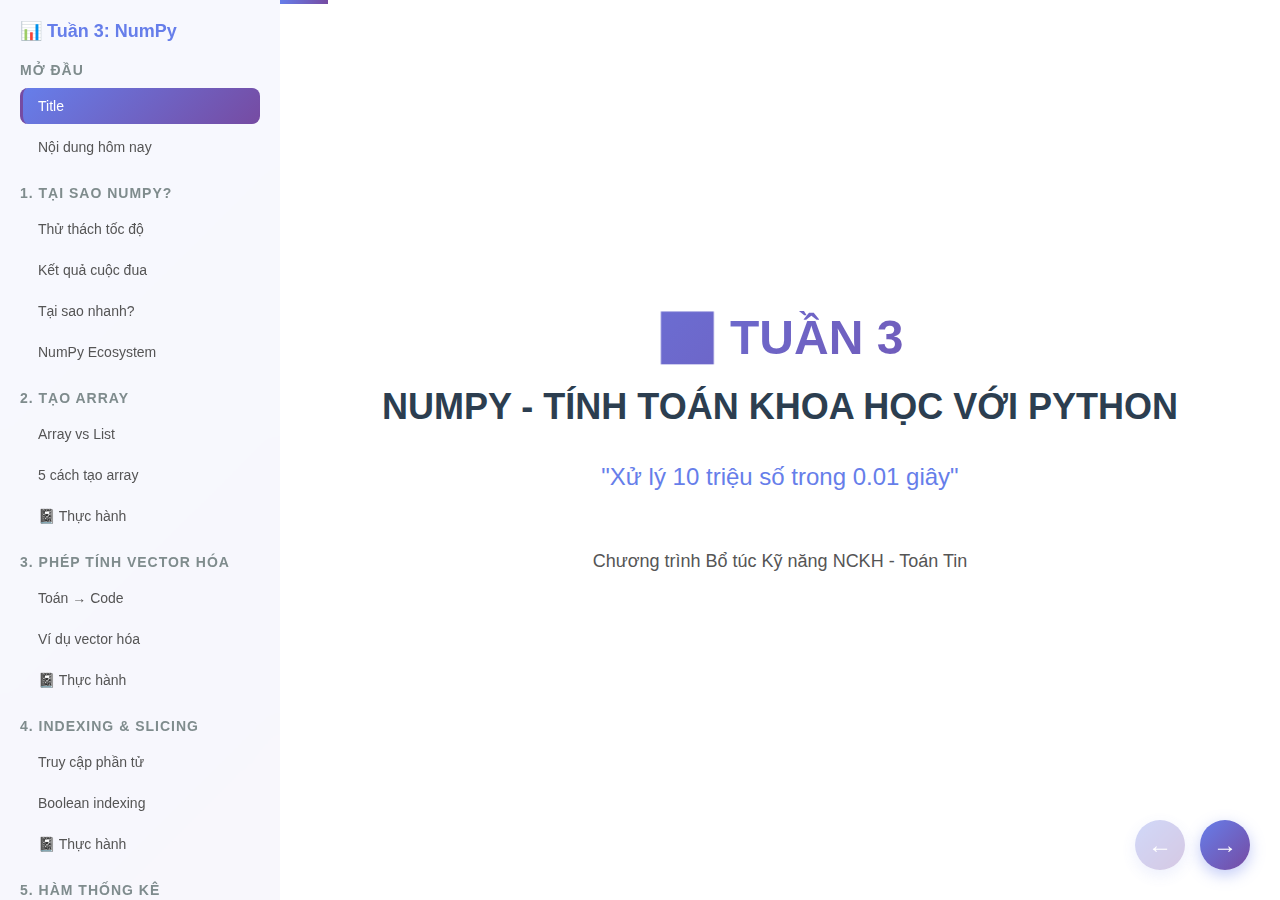
<file: slide_week3/index.html>
<!DOCTYPE html>
<html lang="vi">
<head>
    <meta charset="UTF-8">
    <meta name="viewport" content="width=device-width, initial-scale=1.0">
    <title>Tuần 3: NumPy - Tính toán khoa học với Python</title>
    <style>
        * { margin: 0; padding: 0; box-sizing: border-box; }

        body {
            font-family: 'Segoe UI', Tahoma, Geneva, Verdana, sans-serif;
            background: linear-gradient(135deg, #667eea 0%, #764ba2 100%);
            color: #2c3e50;
            overflow: hidden;
        }

        .container { display: flex; height: 100vh; }

        /* Sidebar */
        .sidebar {
            width: 280px;
            background: rgba(255, 255, 255, 0.95);
            backdrop-filter: blur(10px);
            padding: 20px;
            overflow-y: auto;
            box-shadow: 2px 0 10px rgba(0, 0, 0, 0.1);
            transition: transform 0.3s ease;
        }

        .sidebar h2 { color: #667eea; margin-bottom: 20px; font-size: 18px; }
        .nav-section { margin-bottom: 20px; }
        .nav-section h3 {
            font-size: 14px; color: #7f8c8d; margin-bottom: 10px;
            text-transform: uppercase; letter-spacing: 1px;
        }

        .nav-item {
            padding: 10px 15px; margin: 5px 0; border-radius: 8px;
            cursor: pointer; transition: all 0.3s ease; font-size: 14px;
            color: #555; border-left: 3px solid transparent;
        }
        .nav-item:hover { background: #f0f4ff; border-left-color: #667eea; }
        .nav-item.active {
            background: linear-gradient(135deg, #667eea 0%, #764ba2 100%);
            color: white; border-left-color: #764ba2;
        }

        /* Main Content */
        .main-content { flex: 1; position: relative; overflow: hidden; }

        .slide {
            position: absolute; top: 0; left: 0; width: 100%; height: 100%;
            display: flex; flex-direction: column; justify-content: center;
            align-items: center; padding: 60px; opacity: 0;
            transform: translateX(100%); transition: all 0.5s ease; background: white;
        }
        .slide.active { opacity: 1; transform: translateX(0); z-index: 1; }
        .slide.prev { transform: translateX(-100%); }

        .slide-content { max-width: 1200px; width: 100%; text-align: center; }

        h1 {
            font-size: 48px; margin-bottom: 20px;
            background: linear-gradient(135deg, #667eea 0%, #764ba2 100%);
            -webkit-background-clip: text; -webkit-text-fill-color: transparent;
        }
        h2 { font-size: 36px; color: #2c3e50; margin-bottom: 30px; }
        h3 { font-size: 24px; color: #667eea; margin: 20px 0; }
        p { font-size: 18px; line-height: 1.6; color: #555; margin: 15px 0; }

        /* Table */
        table {
            width: 100%; max-width: 900px; margin: 30px auto;
            border-collapse: collapse; background: white; border-radius: 12px;
            overflow: hidden; box-shadow: 0 5px 15px rgba(0, 0, 0, 0.1);
        }
        th {
            background: linear-gradient(135deg, #667eea 0%, #764ba2 100%);
            color: white; padding: 15px; text-align: left; font-size: 16px;
        }
        td { padding: 15px; border-bottom: 1px solid #eee; font-size: 15px; }
        tr:last-child td { border-bottom: none; }
        tr:hover { background: #f8f9ff; }

        /* Code Block */
        .code-block {
            background: #1e1e1e; color: #d4d4d4; padding: 30px; border-radius: 12px;
            text-align: left; font-family: 'Courier New', monospace; font-size: 16px;
            line-height: 1.8; max-width: 800px; margin: 30px auto;
            box-shadow: 0 5px 15px rgba(0, 0, 0, 0.3); white-space: pre; overflow-x: auto;
        }
        .code-block .comment { color: #6a9955; }
        .code-block .keyword { color: #c586c0; }
        .code-block .string { color: #ce9178; }
        .code-block .function { color: #dcdcaa; }
        .code-block .number { color: #b5cea8; }
        .code-block .module { color: #4ec9b0; }
        .code-block .operator { color: #d4d4d4; }

        /* Comparison layout */
        .compare-container {
            display: flex; gap: 30px; justify-content: center;
            margin: 30px auto; max-width: 1000px; flex-wrap: wrap;
        }
        .compare-box {
            flex: 1; min-width: 300px; background: #f8f9ff; border-radius: 12px;
            padding: 25px; text-align: left;
            box-shadow: 0 5px 15px rgba(0, 0, 0, 0.08);
        }
        .compare-box.slow { border-top: 4px solid #e74c3c; }
        .compare-box.fast { border-top: 4px solid #2ecc71; }
        .compare-box h3 { font-size: 20px; margin-bottom: 15px; }
        .compare-box .code-block { margin: 15px 0; font-size: 14px; padding: 20px; }

        /* Visual diagrams */
        .diagram {
            max-width: 900px; margin: 30px auto; padding: 30px;
            background: #f8f9ff; border-radius: 16px;
        }
        .array-visual {
            display: flex; justify-content: center; gap: 4px;
            margin: 15px 0; flex-wrap: wrap;
        }
        .array-cell {
            width: 60px; height: 50px; display: flex; align-items: center;
            justify-content: center; background: linear-gradient(135deg, #667eea, #764ba2);
            color: white; font-weight: bold; font-size: 16px; border-radius: 8px;
        }
        .array-cell.highlight { background: linear-gradient(135deg, #f39c12, #e74c3c); }
        .array-index {
            width: 60px; height: 25px; display: flex; align-items: center;
            justify-content: center; color: #999; font-size: 12px;
        }

        /* Speed bar animation */
        .speed-bar-container { max-width: 700px; margin: 20px auto; text-align: left; }
        .speed-label { font-size: 16px; margin-bottom: 5px; font-weight: bold; }
        .speed-bar-bg {
            height: 40px; background: #eee; border-radius: 20px;
            overflow: hidden; margin-bottom: 20px; position: relative;
        }
        .speed-bar {
            height: 100%; border-radius: 20px; display: flex;
            align-items: center; justify-content: flex-end; padding-right: 15px;
            font-weight: bold; color: white; font-size: 14px;
            transition: width 2s ease;
        }
        .speed-bar.slow { background: linear-gradient(90deg, #e74c3c, #c0392b); width: 0; }
        .speed-bar.fast { background: linear-gradient(90deg, #2ecc71, #27ae60); width: 0; }

        /* Ecosystem diagram */
        .ecosystem {
            display: flex; flex-direction: column; align-items: center;
            gap: 20px; margin: 30px auto;
        }
        .eco-row { display: flex; gap: 15px; flex-wrap: wrap; justify-content: center; }
        .eco-box {
            padding: 15px 25px; border-radius: 12px; font-weight: bold;
            font-size: 16px; color: white; min-width: 140px; text-align: center;
        }
        .eco-box.numpy { background: linear-gradient(135deg, #013243, #4dabcf); font-size: 22px; padding: 20px 40px; }
        .eco-box.lib { background: linear-gradient(135deg, #667eea, #764ba2); }
        .eco-arrow { font-size: 30px; color: #667eea; }

        /* Checklist */
        .checklist { text-align: left; max-width: 600px; margin: 30px auto; }
        .checklist-item {
            padding: 15px; margin: 10px 0; background: #f8f9ff;
            border-left: 4px solid #667eea; border-radius: 8px; font-size: 16px;
        }
        .checklist-item::before { content: "✓ "; color: #667eea; font-weight: bold; margin-right: 10px; }

        /* Notebook link badge */
        .notebook-badge {
            display: inline-block; margin-top: 20px; padding: 10px 25px;
            background: linear-gradient(135deg, #f39c12, #e67e22); color: white;
            border-radius: 25px; font-size: 14px; font-weight: bold;
        }

        /* Big number highlight */
        .big-number {
            font-size: 72px; font-weight: bold;
            background: linear-gradient(135deg, #e74c3c, #c0392b);
            -webkit-background-clip: text; -webkit-text-fill-color: transparent;
            margin: 20px 0;
        }
        .big-number.green {
            background: linear-gradient(135deg, #2ecc71, #27ae60);
            -webkit-background-clip: text; -webkit-text-fill-color: transparent;
        }

        /* Math formula style */
        .math-formula {
            font-family: 'Georgia', serif; font-size: 28px; color: #2c3e50;
            margin: 20px 0; padding: 20px; background: #fef9e7;
            border-radius: 12px; border-left: 4px solid #f39c12;
            display: inline-block;
        }

        /* Monte Carlo visual */
        .monte-carlo-visual {
            width: 300px; height: 300px; background: #f0f4ff;
            border: 3px solid #667eea; border-radius: 12px;
            position: relative; margin: 20px auto;
        }
        .mc-circle {
            width: 294px; height: 294px; border: 3px dashed #e74c3c;
            border-radius: 50%; position: absolute; top: 0; left: 0;
        }

        /* Navigation Controls */
        .nav-controls {
            position: fixed; bottom: 30px; right: 30px;
            display: flex; gap: 15px; z-index: 1000;
        }
        .nav-btn {
            width: 50px; height: 50px; border-radius: 50%;
            background: linear-gradient(135deg, #667eea 0%, #764ba2 100%);
            color: white; border: none; font-size: 24px; cursor: pointer;
            transition: all 0.3s ease;
            box-shadow: 0 5px 15px rgba(102, 126, 234, 0.4);
        }
        .nav-btn:hover { transform: translateY(-3px); box-shadow: 0 8px 20px rgba(102, 126, 234, 0.6); }
        .nav-btn:disabled { opacity: 0.3; cursor: not-allowed; }

        /* Progress Bar */
        .progress-bar {
            position: fixed; top: 0; left: 280px; right: 0;
            height: 4px; background: rgba(255, 255, 255, 0.3); z-index: 1000;
        }
        .progress-fill {
            height: 100%;
            background: linear-gradient(90deg, #667eea 0%, #764ba2 100%);
            transition: width 0.3s ease;
        }

        /* Mobile */
        .sidebar-toggle {
            display: none; position: fixed; top: 20px; left: 20px;
            z-index: 2000; width: 40px; height: 40px; background: white;
            border-radius: 8px; border: none; cursor: pointer;
            box-shadow: 0 2px 10px rgba(0, 0, 0, 0.2);
        }

        @media (max-width: 768px) {
            .sidebar {
                position: fixed; left: 0; top: 0; bottom: 0;
                z-index: 1500; transform: translateX(-100%);
            }
            .sidebar.open { transform: translateX(0); }
            .sidebar-toggle { display: block; }
            .progress-bar { left: 0; }
            .slide { padding: 80px 20px 20px; }
            h1 { font-size: 32px; }
            h2 { font-size: 24px; }
            .compare-container { flex-direction: column; }
        }
    </style>
</head>
<body>
    <div class="container">
        <!-- Sidebar -->
        <nav class="sidebar" id="sidebar">
            <h2>📊 Tuần 3: NumPy</h2>

            <div class="nav-section">
                <h3>Mở đầu</h3>
                <div class="nav-item" data-slide="0">Title</div>
                <div class="nav-item" data-slide="1">Nội dung hôm nay</div>
            </div>

            <div class="nav-section">
                <h3>1. Tại sao NumPy?</h3>
                <div class="nav-item" data-slide="2">Thử thách tốc độ</div>
                <div class="nav-item" data-slide="3">Kết quả cuộc đua</div>
                <div class="nav-item" data-slide="4">Tại sao nhanh?</div>
                <div class="nav-item" data-slide="5">NumPy Ecosystem</div>
            </div>

            <div class="nav-section">
                <h3>2. Tạo Array</h3>
                <div class="nav-item" data-slide="6">Array vs List</div>
                <div class="nav-item" data-slide="7">5 cách tạo array</div>
                <div class="nav-item" data-slide="8">📓 Thực hành</div>
            </div>

            <div class="nav-section">
                <h3>3. Phép tính Vector hóa</h3>
                <div class="nav-item" data-slide="9">Toán → Code</div>
                <div class="nav-item" data-slide="10">Ví dụ vector hóa</div>
                <div class="nav-item" data-slide="11">📓 Thực hành</div>
            </div>

            <div class="nav-section">
                <h3>4. Indexing & Slicing</h3>
                <div class="nav-item" data-slide="12">Truy cập phần tử</div>
                <div class="nav-item" data-slide="13">Boolean indexing</div>
                <div class="nav-item" data-slide="14">📓 Thực hành</div>
            </div>

            <div class="nav-section">
                <h3>5. Hàm thống kê</h3>
                <div class="nav-item" data-slide="15">Bảng hàm</div>
                <div class="nav-item" data-slide="16">📓 Thực hành</div>
            </div>

            <div class="nav-section">
                <h3>6. Reshape</h3>
                <div class="nav-item" data-slide="17">1D → 2D</div>
                <div class="nav-item" data-slide="18">📓 Thực hành</div>
            </div>

            <div class="nav-section">
                <h3>Tổng kết</h3>
                <div class="nav-item" data-slide="19">Monte Carlo Pi</div>
                <div class="nav-item" data-slide="20">Output & BTVN</div>
            </div>
        </nav>

        <!-- Main Content -->
        <main class="main-content">
            <div class="progress-bar">
                <div class="progress-fill" id="progressFill"></div>
            </div>

            <div class="slides-container" id="slidesContainer">

                <!-- Slide 0: Title -->
                <div class="slide active" data-slide="0">
                    <div class="slide-content">
                        <h1>📊 TUẦN 3</h1>
                        <h2>NUMPY - TÍNH TOÁN KHOA HỌC VỚI PYTHON</h2>
                        <p style="font-size: 24px; margin-top: 30px; color: #667eea;">
                            "Xử lý 10 triệu số trong 0.01 giây"
                        </p>
                        <p style="margin-top: 50px; font-size: 18px;">
                            Chương trình Bổ túc Kỹ năng NCKH - Toán Tin
                        </p>
                    </div>
                </div>

                <!-- Slide 1: Nội dung hôm nay -->
                <div class="slide" data-slide="1">
                    <div class="slide-content">
                        <h2>🎯 Nội dung hôm nay</h2>
                        <table>
                            <tr><th>Thời gian</th><th>Nội dung</th><th>Hình thức</th></tr>
                            <tr><td>10 phút</td><td>Show-and-tell: BTVN tuần 2</td><td>SV trình bày</td></tr>
                            <tr><td>15 phút</td><td>🔥 Demo WOW: Cuộc đua tốc độ</td><td>Live demo</td></tr>
                            <tr><td>25 phút</td><td>Tạo array + Phép tính vector hóa</td><td>Code along</td></tr>
                            <tr><td>20 phút</td><td>Indexing & Hàm thống kê</td><td>Code along</td></tr>
                            <tr><td>15 phút</td><td>Reshape & Array 2D</td><td>Code along</td></tr>
                            <tr><td>25 phút</td><td>Bài tập tổng hợp</td><td>Thực hành</td></tr>
                            <tr><td>10 phút</td><td>🎬 Demo: Monte Carlo tính Pi</td><td>Demo</td></tr>
                        </table>
                    </div>
                </div>

                <!-- Slide 2: Thử thách tốc độ -->
                <div class="slide" data-slide="2">
                    <div class="slide-content">
                        <h2>🏎️ Thử thách: Tính tổng 10 triệu số</h2>
                        <p>Tính: 1 + 2 + 3 + ... + 10,000,000</p>
                        <div class="compare-container">
                            <div class="compare-box slow">
                                <h3>🐌 Cách thường: Vòng lặp</h3>
                                <div class="code-block" style="font-size: 14px; max-width: 100%;">
<span class="comment"># Cách 1: Vòng lặp for</span>
tong = <span class="number">0</span>
<span class="keyword">for</span> i <span class="keyword">in</span> <span class="function">range</span>(<span class="number">10_000_000</span>):
    tong = tong + i</div>
                            </div>
                            <div class="compare-box fast">
                                <h3>⚡ Cách mới: NumPy</h3>
                                <div class="code-block" style="font-size: 14px; max-width: 100%;">
<span class="comment"># Cách 2: NumPy</span>
<span class="keyword">import</span> <span class="module">numpy</span> <span class="keyword">as</span> <span class="module">np</span>

tong = <span class="module">np</span>.<span class="function">sum</span>(<span class="module">np</span>.<span class="function">arange</span>(<span class="number">10_000_000</span>))</div>
                            </div>
                        </div>
                        <p style="font-size: 22px; color: #667eea; margin-top: 20px;">
                            💡 Theo bạn, cách nào nhanh hơn? Nhanh hơn bao nhiêu lần?
                        </p>
                        <div class="notebook-badge">📓 Mở Notebook → Section 1 để chạy thử!</div>
                    </div>
                </div>

                <!-- Slide 3: Kết quả cuộc đua -->
                <div class="slide" data-slide="3">
                    <div class="slide-content">
                        <h2>🏁 Kết quả cuộc đua</h2>

                        <div class="speed-bar-container">
                            <div class="speed-label">🐌 For loop</div>
                            <div class="speed-bar-bg">
                                <div class="speed-bar slow" id="slowBar">~2.0 giây</div>
                            </div>

                            <div class="speed-label">⚡ NumPy</div>
                            <div class="speed-bar-bg">
                                <div class="speed-bar fast" id="fastBar">~0.02 giây</div>
                            </div>
                        </div>

                        <p style="margin-top: 30px;">NumPy nhanh hơn</p>
                        <div class="big-number green">~100 lần!</div>
                        <p style="font-size: 20px; color: #555;">
                            Với dữ liệu càng lớn → chênh lệch càng nhiều
                        </p>
                    </div>
                </div>

                <!-- Slide 4: Tại sao nhanh -->
                <div class="slide" data-slide="4">
                    <div class="slide-content">
                        <h2>🤔 Tại sao NumPy nhanh hơn?</h2>

                        <div class="compare-container">
                            <div class="compare-box slow">
                                <h3>🐍 Python List</h3>
                                <div class="diagram" style="padding: 15px; background: #fff5f5;">
                                    <p style="font-size: 14px; text-align: center; margin-bottom: 10px;">Mỗi phần tử là 1 "hộp" riêng biệt</p>
                                    <div class="array-visual">
                                        <div style="text-align: center;">
                                            <div class="array-cell" style="background: #e74c3c; width: 80px; font-size: 12px;">int: 1</div>
                                        </div>
                                        <div style="font-size: 20px; display: flex; align-items: center;">→</div>
                                        <div style="text-align: center;">
                                            <div class="array-cell" style="background: #e74c3c; width: 80px; font-size: 12px;">int: 2</div>
                                        </div>
                                        <div style="font-size: 20px; display: flex; align-items: center;">→</div>
                                        <div style="text-align: center;">
                                            <div class="array-cell" style="background: #e74c3c; width: 80px; font-size: 12px;">int: 3</div>
                                        </div>
                                    </div>
                                    <p style="font-size: 13px; text-align: center; color: #e74c3c;">Rải rác trong bộ nhớ → chậm</p>
                                </div>
                            </div>
                            <div class="compare-box fast">
                                <h3>📊 NumPy Array</h3>
                                <div class="diagram" style="padding: 15px; background: #f0fff0;">
                                    <p style="font-size: 14px; text-align: center; margin-bottom: 10px;">Tất cả nằm liền kề nhau</p>
                                    <div class="array-visual">
                                        <div style="text-align: center;">
                                            <div class="array-cell" style="width: 60px;">1</div>
                                        </div>
                                        <div style="text-align: center;">
                                            <div class="array-cell" style="width: 60px;">2</div>
                                        </div>
                                        <div style="text-align: center;">
                                            <div class="array-cell" style="width: 60px;">3</div>
                                        </div>
                                    </div>
                                    <p style="font-size: 13px; text-align: center; color: #2ecc71;">Liền nhau trong bộ nhớ → siêu nhanh</p>
                                </div>
                            </div>
                        </div>

                        <p style="font-size: 18px; max-width: 700px; margin: 20px auto;">
                            <strong>Thêm nữa:</strong> NumPy được viết bằng C/Fortran ở bên dưới, xử lý toàn bộ array cùng lúc thay vì từng phần tử một.
                        </p>
                    </div>
                </div>

                <!-- Slide 5: Ecosystem -->
                <div class="slide" data-slide="5">
                    <div class="slide-content">
                        <h2>🌐 NumPy là nền tảng của mọi thứ</h2>

                        <div class="ecosystem">
                            <div class="eco-row">
                                <div class="eco-box lib">🤖 scikit-learn</div>
                                <div class="eco-box lib">🧠 TensorFlow</div>
                                <div class="eco-box lib">🔥 PyTorch</div>
                            </div>
                            <div class="eco-arrow">↑</div>
                            <div class="eco-row">
                                <div class="eco-box lib">📈 Matplotlib</div>
                                <div class="eco-box lib">🐼 Pandas</div>
                                <div class="eco-box lib">📊 SciPy</div>
                            </div>
                            <div class="eco-arrow">↑</div>
                            <div class="eco-row">
                                <div class="eco-box numpy">📊 NumPy</div>
                            </div>
                        </div>

                        <p style="font-size: 20px; color: #667eea; margin-top: 20px;">
                            💡 Học NumPy = Nắm nền tảng cho tất cả thư viện khoa học Python
                        </p>
                    </div>
                </div>

                <!-- Slide 6: Array vs List -->
                <div class="slide" data-slide="6">
                    <div class="slide-content">
                        <h2>📦 Array vs List</h2>

                        <table>
                            <tr><th></th><th>Python List</th><th>NumPy Array</th></tr>
                            <tr><td>Kiểu dữ liệu</td><td>Lẫn lộn được<br><code>[1, "abc", True]</code></td><td>Cùng kiểu<br><code>[1, 2, 3]</code></td></tr>
                            <tr><td>Tốc độ</td><td>🐌 Chậm</td><td>⚡ Nhanh gấp 50-100x</td></tr>
                            <tr><td>Phép tính</td><td>Phải dùng vòng lặp</td><td>Tính trên toàn bộ array</td></tr>
                            <tr><td>Hàm Toán</td><td>Không có sẵn</td><td>sin, cos, sqrt, exp...</td></tr>
                            <tr><td>Khi nào dùng?</td><td>Dữ liệu hỗn hợp, nhỏ</td><td>Tính toán số, dữ liệu lớn</td></tr>
                        </table>
                    </div>
                </div>

                <!-- Slide 7: 5 cách tạo array -->
                <div class="slide" data-slide="7">
                    <div class="slide-content">
                        <h2>🛠️ 5 cách tạo Array</h2>
                        <table>
                            <tr><th>Hàm</th><th>Mô tả</th><th>Ví dụ</th><th>Kết quả</th></tr>
                            <tr><td><code>np.array()</code></td><td>Từ list có sẵn</td><td><code>np.array([1,2,3])</code></td><td>[1, 2, 3]</td></tr>
                            <tr><td><code>np.zeros()</code></td><td>Toàn số 0</td><td><code>np.zeros(5)</code></td><td>[0, 0, 0, 0, 0]</td></tr>
                            <tr><td><code>np.ones()</code></td><td>Toàn số 1</td><td><code>np.ones(4)</code></td><td>[1, 1, 1, 1]</td></tr>
                            <tr><td><code>np.arange()</code></td><td>Dãy số đều (bước nhảy)</td><td><code>np.arange(0, 10, 2)</code></td><td>[0, 2, 4, 6, 8]</td></tr>
                            <tr><td><code>np.linspace()</code></td><td>Dãy số đều (số phần tử)</td><td><code>np.linspace(0, 1, 5)</code></td><td>[0, 0.25, 0.5, 0.75, 1]</td></tr>
                        </table>
                        <div class="notebook-badge">📓 Mở Notebook → Section 2 để thực hành!</div>
                    </div>
                </div>

                <!-- Slide 8: Thực hành tạo array -->
                <div class="slide" data-slide="8">
                    <div class="slide-content">
                        <h2>📓 Thực hành: Tạo Array</h2>
                        <p style="font-size: 22px;">Mở Notebook → <strong>Section 2: TẠO ARRAY</strong></p>

                        <div class="code-block">
<span class="keyword">import</span> <span class="module">numpy</span> <span class="keyword">as</span> <span class="module">np</span>

<span class="comment"># Tạo array từ list</span>
diem = <span class="module">np</span>.<span class="function">array</span>([<span class="number">8</span>, <span class="number">9</span>, <span class="number">7</span>, <span class="number">6.5</span>, <span class="number">10</span>])

<span class="comment"># Tạo dãy từ 0 đến 9</span>
x = <span class="module">np</span>.<span class="function">arange</span>(<span class="number">10</span>)

<span class="comment"># Tạo 100 điểm từ 0 đến 2π</span>
theta = <span class="module">np</span>.<span class="function">linspace</span>(<span class="number">0</span>, <span class="number">2</span> * <span class="module">np</span>.pi, <span class="number">100</span>)</div>

                        <p style="margin-top: 20px;">Hoàn thành <strong>Bài tập 2.1</strong> và <strong>Bài tập 2.2</strong> trong notebook</p>
                        <p style="font-size: 16px; color: #999;">⏱️ 5 phút</p>
                    </div>
                </div>

                <!-- Slide 9: Phép tính vector hóa - Toán → Code -->
                <div class="slide" data-slide="9">
                    <div class="slide-content">
                        <h2>✨ Tư duy Vector hóa: Viết code như viết Toán</h2>

                        <div class="compare-container">
                            <div class="compare-box slow">
                                <h3>❌ Tư duy vòng lặp</h3>
                                <div class="code-block" style="font-size: 14px; max-width: 100%;">
<span class="comment"># Tính y = 2x + 1 cho mỗi x</span>
x = [<span class="number">1</span>, <span class="number">2</span>, <span class="number">3</span>, <span class="number">4</span>, <span class="number">5</span>]
y = []
<span class="keyword">for</span> xi <span class="keyword">in</span> x:
    y.<span class="function">append</span>(<span class="number">2</span> * xi + <span class="number">1</span>)</div>
                            </div>
                            <div class="compare-box fast">
                                <h3>✅ Tư duy vector</h3>
                                <div class="code-block" style="font-size: 14px; max-width: 100%;">
<span class="comment"># Tính y = 2x + 1 cho toàn bộ</span>
x = <span class="module">np</span>.<span class="function">array</span>([<span class="number">1</span>, <span class="number">2</span>, <span class="number">3</span>, <span class="number">4</span>, <span class="number">5</span>])
y = <span class="number">2</span> * x + <span class="number">1</span>

<span class="comment"># Giống hệt công thức Toán!</span></div>
                            </div>
                        </div>

                        <div class="math-formula">
                            Toán: &nbsp; <strong>y = 2x + 1</strong> &nbsp; → &nbsp; Code: &nbsp; <code style="color: #2ecc71;">y = 2 * x + 1</code>
                        </div>

                        <p style="font-size: 20px; color: #667eea;">
                            💡 Sinh viên Toán-Tin đã quen tư duy vector ở môn ĐSTT - NumPy giúp code y hệt!
                        </p>
                    </div>
                </div>

                <!-- Slide 10: Ví dụ vector hóa -->
                <div class="slide" data-slide="10">
                    <div class="slide-content">
                        <h2>📐 Các phép tính trên Array</h2>

                        <div class="code-block">
x = <span class="module">np</span>.<span class="function">array</span>([<span class="number">10</span>, <span class="number">20</span>, <span class="number">30</span>, <span class="number">40</span>])

x + <span class="number">5</span>       <span class="comment"># → [15, 25, 35, 45]   Cộng mỗi phần tử</span>
x * <span class="number">2</span>       <span class="comment"># → [20, 40, 60, 80]   Nhân mỗi phần tử</span>
x ** <span class="number">2</span>      <span class="comment"># → [100, 400, 900, 1600]  Bình phương</span>
<span class="module">np</span>.<span class="function">sqrt</span>(x)  <span class="comment"># → [3.16, 4.47, 5.48, 6.32]  Căn bậc 2</span>

<span class="comment"># Hai array tính với nhau</span>
a = <span class="module">np</span>.<span class="function">array</span>([<span class="number">1</span>, <span class="number">2</span>, <span class="number">3</span>])
b = <span class="module">np</span>.<span class="function">array</span>([<span class="number">4</span>, <span class="number">5</span>, <span class="number">6</span>])
a + b    <span class="comment"># → [5, 7, 9]</span>
a * b    <span class="comment"># → [4, 10, 18]</span></div>

                        <p style="margin-top: 20px; font-size: 18px;">
                            🎓 <strong>Quy tắc:</strong> Phép tính áp dụng lên <em>từng phần tử</em> - không cần vòng lặp!
                        </p>
                    </div>
                </div>

                <!-- Slide 11: Thực hành vector hóa -->
                <div class="slide" data-slide="11">
                    <div class="slide-content">
                        <h2>📓 Thực hành: Phép tính Vector hóa</h2>
                        <p style="font-size: 22px;">Mở Notebook → <strong>Section 3: PHÉP TÍNH VECTOR HÓA</strong></p>

                        <div class="compare-container">
                            <div class="compare-box" style="border-top: 4px solid #667eea;">
                                <h3>Bài 3.1: Chuyển °C → °F</h3>
                                <div class="math-formula" style="font-size: 20px;">F = C × 9/5 + 32</div>
                                <p style="margin-top: 10px; font-size: 14px;">Cho: C = [0, 10, 20, 30, 40, 100]</p>
                            </div>
                            <div class="compare-box" style="border-top: 4px solid #667eea;">
                                <h3>Bài 3.2: Quãng đường rơi tự do</h3>
                                <div class="math-formula" style="font-size: 20px;">s = ½ × g × t²</div>
                                <p style="margin-top: 10px; font-size: 14px;">Cho: t = [0, 1, 2, 3, 4, 5] giây</p>
                            </div>
                        </div>

                        <p style="font-size: 16px; color: #999;">⏱️ 5 phút</p>
                    </div>
                </div>

                <!-- Slide 12: Indexing -->
                <div class="slide" data-slide="12">
                    <div class="slide-content">
                        <h2>🎯 Indexing & Slicing</h2>

                        <div class="diagram">
                            <p style="font-size: 16px; margin-bottom: 15px;"><code>a = np.array([10, 20, 30, 40, 50, 60, 70])</code></p>
                            <div class="array-visual">
                                <div style="text-align: center;">
                                    <div class="array-index">[0]</div>
                                    <div class="array-cell">10</div>
                                </div>
                                <div style="text-align: center;">
                                    <div class="array-index">[1]</div>
                                    <div class="array-cell">20</div>
                                </div>
                                <div style="text-align: center;">
                                    <div class="array-index">[2]</div>
                                    <div class="array-cell highlight">30</div>
                                </div>
                                <div style="text-align: center;">
                                    <div class="array-index">[3]</div>
                                    <div class="array-cell highlight">40</div>
                                </div>
                                <div style="text-align: center;">
                                    <div class="array-index">[4]</div>
                                    <div class="array-cell highlight">50</div>
                                </div>
                                <div style="text-align: center;">
                                    <div class="array-index">[5]</div>
                                    <div class="array-cell">60</div>
                                </div>
                                <div style="text-align: center;">
                                    <div class="array-index">[6]</div>
                                    <div class="array-cell">70</div>
                                </div>
                            </div>
                        </div>

                        <div class="code-block" style="font-size: 15px;">
a[<span class="number">0</span>]      <span class="comment"># → 10     (phần tử đầu)</span>
a[<span class="number">-1</span>]     <span class="comment"># → 70     (phần tử cuối)</span>
a[<span class="number">2</span>:<span class="number">5</span>]    <span class="comment"># → [30, 40, 50]  (từ index 2 đến 4)</span>
a[:<span class="number">3</span>]     <span class="comment"># → [10, 20, 30]  (3 phần tử đầu)</span>
a[::<span class="number">2</span>]    <span class="comment"># → [10, 30, 50, 70]  (cách 2)</span></div>
                    </div>
                </div>

                <!-- Slide 13: Boolean indexing -->
                <div class="slide" data-slide="13">
                    <div class="slide-content">
                        <h2>🔍 Boolean Indexing - "Lọc dữ liệu thần tốc"</h2>

                        <div class="code-block">
diem = <span class="module">np</span>.<span class="function">array</span>([<span class="number">4.5</span>, <span class="number">8.0</span>, <span class="number">3.0</span>, <span class="number">9.5</span>, <span class="number">6.0</span>, <span class="number">7.5</span>])

<span class="comment"># Lọc điểm >= 5 (đậu)</span>
diem_dau = diem[diem >= <span class="number">5</span>]
<span class="comment"># → [8.0, 9.5, 6.0, 7.5]</span>

<span class="comment"># Đếm bao nhiêu sinh viên đậu</span>
so_sv_dau = <span class="module">np</span>.<span class="function">sum</span>(diem >= <span class="number">5</span>)
<span class="comment"># → 4</span>

<span class="comment"># Lọc điểm giỏi (>= 8)</span>
diem_gioi = diem[diem >= <span class="number">8</span>]
<span class="comment"># → [8.0, 9.5]</span></div>

                        <p style="margin-top: 20px; font-size: 20px; color: #667eea;">
                            💡 Không cần vòng lặp + if → 1 dòng code lọc xong!
                        </p>
                    </div>
                </div>

                <!-- Slide 14: Thực hành Indexing -->
                <div class="slide" data-slide="14">
                    <div class="slide-content">
                        <h2>📓 Thực hành: Indexing & Slicing</h2>
                        <p style="font-size: 22px;">Mở Notebook → <strong>Section 4: INDEXING & SLICING</strong></p>

                        <div class="compare-container">
                            <div class="compare-box" style="border-top: 4px solid #667eea;">
                                <h3>Bài 4.1: Truy cập phần tử</h3>
                                <p>Cho array nhiệt độ 7 ngày</p>
                                <p>→ Lấy nhiệt độ ngày đầu, cuối, 3 ngày giữa tuần</p>
                            </div>
                            <div class="compare-box" style="border-top: 4px solid #667eea;">
                                <h3>Bài 4.2: Lọc dữ liệu</h3>
                                <p>Cho array điểm thi cả lớp</p>
                                <p>→ Lọc SV đậu (≥5), SV giỏi (≥8)</p>
                            </div>
                        </div>

                        <p style="font-size: 16px; color: #999;">⏱️ 5 phút</p>
                    </div>
                </div>

                <!-- Slide 15: Hàm thống kê -->
                <div class="slide" data-slide="15">
                    <div class="slide-content">
                        <h2>📊 Hàm Toán học & Thống kê</h2>

                        <table>
                            <tr><th>Nhóm</th><th>Hàm</th><th>Ý nghĩa</th></tr>
                            <tr><td rowspan="5">📈 Thống kê</td><td><code>np.sum(a)</code></td><td>Tổng</td></tr>
                            <tr><td><code>np.mean(a)</code></td><td>Trung bình</td></tr>
                            <tr><td><code>np.std(a)</code></td><td>Độ lệch chuẩn</td></tr>
                            <tr><td><code>np.max(a)</code> / <code>np.min(a)</code></td><td>Lớn nhất / Nhỏ nhất</td></tr>
                            <tr><td><code>np.argmax(a)</code></td><td>Vị trí phần tử lớn nhất</td></tr>
                            <tr><td rowspan="4">🔢 Toán học</td><td><code>np.sqrt(a)</code></td><td>Căn bậc 2</td></tr>
                            <tr><td><code>np.sin(a)</code> / <code>np.cos(a)</code></td><td>Lượng giác</td></tr>
                            <tr><td><code>np.exp(a)</code></td><td>e mũ x</td></tr>
                            <tr><td><code>np.log(a)</code></td><td>Logarit tự nhiên</td></tr>
                        </table>

                        <div class="notebook-badge">📓 Mở Notebook → Section 5</div>
                    </div>
                </div>

                <!-- Slide 16: Thực hành thống kê -->
                <div class="slide" data-slide="16">
                    <div class="slide-content">
                        <h2>📓 Thực hành: Thống kê điểm thi</h2>
                        <p style="font-size: 22px;">Mở Notebook → <strong>Section 5: HÀM THỐNG KÊ</strong></p>

                        <div class="code-block">
diem = <span class="module">np</span>.<span class="function">array</span>([<span class="number">7.5</span>, <span class="number">8.0</span>, <span class="number">4.5</span>, <span class="number">9.0</span>, <span class="number">6.5</span>, <span class="number">3.0</span>, <span class="number">8.5</span>, <span class="number">7.0</span>])

<span class="comment"># Tính: mean, std, max, min</span>
<span class="comment"># Tìm: vị trí SV điểm cao nhất</span>
<span class="comment"># Đếm: bao nhiêu SV đậu (>= 5)?</span>
<span class="comment"># Tính: tỷ lệ đậu (%)</span></div>

                        <p style="margin-top: 20px;">Hoàn thành <strong>Bài tập 5.1</strong> và <strong>Bài tập 5.2</strong></p>
                        <p style="font-size: 16px; color: #999;">⏱️ 5 phút</p>
                    </div>
                </div>

                <!-- Slide 17: Reshape -->
                <div class="slide" data-slide="17">
                    <div class="slide-content">
                        <h2>🔄 Reshape - Thay đổi hình dạng</h2>

                        <div class="diagram">
                            <p style="margin-bottom: 15px;"><strong>1D Array (6 phần tử)</strong></p>
                            <div class="array-visual">
                                <div class="array-cell">1</div>
                                <div class="array-cell">2</div>
                                <div class="array-cell">3</div>
                                <div class="array-cell">4</div>
                                <div class="array-cell">5</div>
                                <div class="array-cell">6</div>
                            </div>

                            <p style="font-size: 30px; margin: 15px 0; color: #667eea;">↓ .reshape(2, 3) ↓</p>

                            <p style="margin-bottom: 10px;"><strong>2D Array (2 hàng × 3 cột)</strong></p>
                            <div class="array-visual" style="gap: 2px;">
                                <div class="array-cell">1</div>
                                <div class="array-cell">2</div>
                                <div class="array-cell">3</div>
                            </div>
                            <div class="array-visual" style="gap: 2px; margin-top: 2px;">
                                <div class="array-cell highlight">4</div>
                                <div class="array-cell highlight">5</div>
                                <div class="array-cell highlight">6</div>
                            </div>
                        </div>

                        <div class="code-block" style="font-size: 15px;">
a = <span class="module">np</span>.<span class="function">arange</span>(<span class="number">1</span>, <span class="number">7</span>)      <span class="comment"># [1, 2, 3, 4, 5, 6]</span>
b = a.<span class="function">reshape</span>(<span class="number">2</span>, <span class="number">3</span>)   <span class="comment"># [[1,2,3], [4,5,6]]</span>
<span class="function">print</span>(b.<span class="function">shape</span>)         <span class="comment"># (2, 3)</span></div>
                    </div>
                </div>

                <!-- Slide 18: Thực hành reshape -->
                <div class="slide" data-slide="18">
                    <div class="slide-content">
                        <h2>📓 Thực hành: Reshape & Array 2D</h2>
                        <p style="font-size: 22px;">Mở Notebook → <strong>Section 6: RESHAPE</strong></p>

                        <div class="compare-container">
                            <div class="compare-box" style="border-top: 4px solid #667eea;">
                                <h3>Bài 6.1: Reshape</h3>
                                <p>Tạo array 1-12, reshape thành 3×4, 4×3, 2×6</p>
                            </div>
                            <div class="compare-box" style="border-top: 4px solid #667eea;">
                                <h3>Bài 6.2: Tính theo hàng/cột</h3>
                                <p>Cho bảng điểm 4 SV × 3 môn</p>
                                <p>→ Tính trung bình từng SV, từng môn</p>
                            </div>
                        </div>

                        <div class="code-block" style="font-size: 14px;">
<span class="comment"># Gợi ý: axis=0 → theo cột, axis=1 → theo hàng</span>
<span class="module">np</span>.<span class="function">mean</span>(bang_diem, axis=<span class="number">1</span>)  <span class="comment"># TB từng SV</span>
<span class="module">np</span>.<span class="function">mean</span>(bang_diem, axis=<span class="number">0</span>)  <span class="comment"># TB từng môn</span></div>

                        <p style="font-size: 16px; color: #999;">⏱️ 5 phút</p>
                    </div>
                </div>

                <!-- Slide 19: Monte Carlo Pi -->
                <div class="slide" data-slide="19">
                    <div class="slide-content">
                        <h2>🎬 Demo cuối: Monte Carlo tính số Pi</h2>

                        <!-- Row 1: SVG + Formula (main) -->
                        <div style="display: flex; gap: 35px; justify-content: center; align-items: center; margin: 10px 0 15px; flex-wrap: wrap;">
                            <div>
                                <svg viewBox="0 0 340 350" width="280" height="290" style="filter: drop-shadow(0 4px 12px rgba(0,0,0,0.1)); border-radius: 12px; background: white;">
                                    <!-- Square -->
                                    <rect x="20" y="20" width="300" height="300" rx="4" fill="#f8f9ff" stroke="#667eea" stroke-width="2"/>
                                    <!-- Quarter circle area -->
                                    <path d="M 20 20 A 300 300 0 0 1 320 320 L 20 320 Z" fill="rgba(46, 204, 113, 0.12)" stroke="#2ecc71" stroke-width="2.5" stroke-dasharray="8,5"/>

                                    <!-- Green dots (inside circle: x²+y² ≤ 1) -->
                                    <circle cx="65" cy="275" r="5" fill="#2ecc71" opacity="0.8"/>
                                    <circle cx="125" cy="125" r="5" fill="#2ecc71" opacity="0.8"/>
                                    <circle cx="170" cy="65" r="5" fill="#2ecc71" opacity="0.8"/>
                                    <circle cx="215" cy="215" r="5" fill="#2ecc71" opacity="0.8"/>
                                    <circle cx="44" cy="125" r="5" fill="#2ecc71" opacity="0.8"/>
                                    <circle cx="284" cy="215" r="5" fill="#2ecc71" opacity="0.8"/>
                                    <circle cx="134" cy="194" r="5" fill="#2ecc71" opacity="0.8"/>
                                    <circle cx="215" cy="104" r="5" fill="#2ecc71" opacity="0.8"/>
                                    <circle cx="95" cy="44" r="5" fill="#2ecc71" opacity="0.8"/>
                                    <circle cx="176" cy="146" r="5" fill="#2ecc71" opacity="0.8"/>
                                    <circle cx="74" cy="215" r="5" fill="#2ecc71" opacity="0.8"/>
                                    <circle cx="266" cy="176" r="5" fill="#2ecc71" opacity="0.8"/>
                                    <circle cx="254" cy="146" r="5" fill="#2ecc71" opacity="0.8"/>
                                    <circle cx="155" cy="74" r="5" fill="#2ecc71" opacity="0.8"/>
                                    <circle cx="194" cy="164" r="5" fill="#2ecc71" opacity="0.8"/>
                                    <circle cx="104" cy="275" r="5" fill="#2ecc71" opacity="0.8"/>
                                    <circle cx="275" cy="266" r="5" fill="#2ecc71" opacity="0.8"/>
                                    <circle cx="56" cy="164" r="5" fill="#2ecc71" opacity="0.8"/>
                                    <circle cx="185" cy="254" r="5" fill="#2ecc71" opacity="0.8"/>
                                    <circle cx="125" cy="284" r="5" fill="#2ecc71" opacity="0.8"/>
                                    <circle cx="296" cy="275" r="5" fill="#2ecc71" opacity="0.8"/>
                                    <circle cx="206" cy="134" r="5" fill="#2ecc71" opacity="0.8"/>
                                    <circle cx="86" cy="95" r="5" fill="#2ecc71" opacity="0.8"/>
                                    <circle cx="164" cy="296" r="5" fill="#2ecc71" opacity="0.8"/>
                                    <circle cx="146" cy="155" r="5" fill="#2ecc71" opacity="0.8"/>
                                    <circle cx="236" cy="236" r="5" fill="#2ecc71" opacity="0.8"/>
                                    <circle cx="65" cy="65" r="5" fill="#2ecc71" opacity="0.8"/>

                                    <!-- Red dots (outside circle: x²+y² > 1) -->
                                    <circle cx="266" cy="65" r="5" fill="#e74c3c" opacity="0.8"/>
                                    <circle cx="296" cy="125" r="5" fill="#e74c3c" opacity="0.8"/>
                                    <circle cx="236" cy="74" r="5" fill="#e74c3c" opacity="0.8"/>
                                    <circle cx="284" cy="86" r="5" fill="#e74c3c" opacity="0.8"/>
                                    <circle cx="224" cy="56" r="5" fill="#e74c3c" opacity="0.8"/>
                                    <circle cx="245" cy="44" r="5" fill="#e74c3c" opacity="0.8"/>
                                    <circle cx="275" cy="155" r="5" fill="#e74c3c" opacity="0.8"/>
                                    <circle cx="305" cy="194" r="5" fill="#e74c3c" opacity="0.8"/>

                                    <!-- Arc label -->
                                    <text x="195" y="100" font-size="13" fill="#2ecc71" font-weight="bold" font-style="italic" transform="rotate(-48, 195, 100)">x² + y² = 1</text>

                                    <!-- Axis labels -->
                                    <text x="315" y="340" text-anchor="end" font-size="13" fill="#667eea" font-weight="bold">1</text>
                                    <text x="32" y="32" font-size="13" fill="#667eea" font-weight="bold">1</text>
                                    <text x="22" y="338" font-size="13" fill="#667eea" font-weight="bold">0</text>

                                    <!-- Legend box -->
                                    <rect x="210" y="27" width="105" height="46" rx="6" fill="white" fill-opacity="0.92" stroke="#eee"/>
                                    <circle cx="224" cy="42" r="4" fill="#2ecc71"/>
                                    <text x="233" y="46" font-size="10" fill="#555">trong tròn (27)</text>
                                    <circle cx="224" cy="60" r="4" fill="#e74c3c"/>
                                    <text x="233" y="64" font-size="10" fill="#555">ngoài tròn (8)</text>
                                </svg>
                            </div>
                            <div style="text-align: left; max-width: 320px;">
                                <div class="math-formula" style="font-size: 20px; margin-bottom: 12px;">
                                    S<sub>tròn</sub> / S<sub>vuông</sub> = π / 4
                                </div>
                                <p style="font-size: 17px; line-height: 2; margin: 10px 0;">
                                    🟢 Trong tròn: <strong>27</strong> điểm<br>
                                    🔴 Ngoài tròn: <strong>8</strong> điểm<br>
                                    📊 Tổng: <strong>35</strong> điểm
                                </p>
                                <div class="math-formula" style="font-size: 22px; background: #eafaf1; border-left-color: #2ecc71;">
                                    π ≈ 4 × 27/35 ≈ <strong>3.086</strong>
                                </div>
                                <p style="font-size: 14px; color: #999; margin-top: 8px;">
                                    ↑ 35 điểm → sai số lớn<br>
                                    1,000,000 điểm → π ≈ 3.14159...
                                </p>
                            </div>
                        </div>

                        <!-- Row 2: Ý tưởng + Kiến thức NumPy -->
                        <div class="compare-container" style="margin-top: 8px;">
                            <div class="compare-box" style="border-top: 4px solid #e74c3c; flex: 1; padding: 18px;">
                                <h3 style="color: #e74c3c; font-size: 18px;">💡 Ý tưởng</h3>
                                <p style="font-size: 14px;">1. Vẽ hình vuông cạnh 1</p>
                                <p style="font-size: 14px;">2. Vẽ 1/4 hình tròn bán kính 1 bên trong</p>
                                <p style="font-size: 14px;">3. "Ném" random hàng triệu điểm</p>
                                <p style="font-size: 14px;">4. Đếm điểm rơi trong hình tròn</p>
                                <p style="margin-top: 8px; font-size: 15px; color: #e74c3c;">
                                    <strong>π/4 ≈ điểm_trong_tròn / tổng_điểm</strong>
                                </p>
                            </div>
                            <div class="compare-box" style="border-top: 4px solid #667eea; flex: 1; padding: 18px;">
                                <h3 style="color: #667eea; font-size: 18px;">📊 Kiến thức NumPy sử dụng</h3>
                                <p style="font-size: 14px;">✅ <code>np.random.random()</code> - sinh random</p>
                                <p style="font-size: 14px;">✅ <code>x**2 + y**2</code> - vector hóa</p>
                                <p style="font-size: 14px;">✅ <code>np.sum(mask)</code> - đếm True</p>
                                <p style="font-size: 14px;">✅ Boolean indexing</p>
                                <p style="margin-top: 8px; font-size: 15px; color: #667eea;">
                                    <strong>Tổng hợp tất cả kiến thức hôm nay!</strong>
                                </p>
                            </div>
                        </div>

                        <div class="notebook-badge">📓 Mở Notebook → Demo cuối để chạy animation!</div>
                    </div>
                </div>

                <!-- Slide 20: Tổng kết & BTVN -->
                <div class="slide" data-slide="20">
                    <div class="slide-content">
                        <h2>✅ Output buổi học & Bài tập về nhà</h2>

                        <div style="display: flex; gap: 40px; justify-content: center; margin-top: 30px; flex-wrap: wrap;">
                            <div style="flex: 1; max-width: 500px;">
                                <h3>Output buổi học:</h3>
                                <div class="checklist">
                                    <div class="checklist-item">Hiểu tại sao NumPy nhanh hơn vòng lặp</div>
                                    <div class="checklist-item">Tạo array bằng 5 cách khác nhau</div>
                                    <div class="checklist-item">Viết code vector hóa giống công thức Toán</div>
                                    <div class="checklist-item">Indexing, lọc dữ liệu bằng Boolean</div>
                                    <div class="checklist-item">Hàm thống kê: mean, std, max, min</div>
                                    <div class="checklist-item">Reshape array 1D ↔ 2D</div>
                                </div>
                            </div>

                            <div style="flex: 1; max-width: 500px;">
                                <h3>Bài tập về nhà:</h3>
                                <div class="checklist">
                                    <div class="checklist-item">Mô phỏng tung xúc xắc 10,000 lần bằng NumPy</div>
                                    <div class="checklist-item">Đếm số lần ra mỗi mặt (1-6)</div>
                                    <div class="checklist-item">Tính tỷ lệ % mỗi mặt, so sánh với lý thuyết (16.67%)</div>
                                </div>
                            </div>
                        </div>

                        <p style="margin-top: 40px; font-size: 20px; color: #667eea;">
                            📅 Tuần sau: <strong>Pandas</strong> - Xử lý dữ liệu bảng (đọc CSV, phân tích dữ liệu thực tế)
                        </p>
                        <p style="margin-top: 20px; font-size: 24px; color: #667eea;">
                            🎉 Chúc các bạn học tốt!
                        </p>
                    </div>
                </div>

            </div>

            <!-- Navigation Controls -->
            <div class="nav-controls">
                <button class="nav-btn" id="prevBtn" onclick="prevSlide()">←</button>
                <button class="nav-btn" id="nextBtn" onclick="nextSlide()">→</button>
            </div>
        </main>
    </div>

    <button class="sidebar-toggle" id="sidebarToggle" onclick="toggleSidebar()">☰</button>

    <script>
        let currentSlide = 0;
        const totalSlides = 21;

        document.addEventListener('DOMContentLoaded', function() {
            updateSlide(0);
            updateNavigation();
            updateProgress();

            document.addEventListener('keydown', function(e) {
                if (e.key === 'ArrowRight') nextSlide();
                if (e.key === 'ArrowLeft') prevSlide();
            });

            document.querySelectorAll('.nav-item').forEach(item => {
                item.addEventListener('click', function() {
                    const slideNum = parseInt(this.dataset.slide);
                    goToSlide(slideNum);
                });
            });

            // Observe slide 3 for speed bar animation
            const observer = new MutationObserver(function(mutations) {
                mutations.forEach(function(mutation) {
                    if (mutation.target.classList.contains('active') && mutation.target.dataset.slide === '3') {
                        animateSpeedBars();
                    }
                });
            });

            document.querySelectorAll('.slide').forEach(slide => {
                observer.observe(slide, { attributes: true, attributeFilter: ['class'] });
            });
        });

        function animateSpeedBars() {
            const slowBar = document.getElementById('slowBar');
            const fastBar = document.getElementById('fastBar');
            if (slowBar && fastBar) {
                slowBar.style.width = '0';
                fastBar.style.width = '0';
                setTimeout(() => {
                    slowBar.style.width = '95%';
                    fastBar.style.width = '5%';
                }, 300);
            }
        }

        function updateSlide(newSlideIndex) {
            const slides = document.querySelectorAll('.slide');
            slides.forEach((slide, index) => {
                slide.classList.remove('active', 'prev');
                if (index < newSlideIndex) slide.classList.add('prev');
            });
            slides[newSlideIndex].classList.add('active');
            currentSlide = newSlideIndex;
            updateNavigation();
            updateProgress();
            updateSidebarActive();
        }

        function nextSlide() { if (currentSlide < totalSlides - 1) updateSlide(currentSlide + 1); }
        function prevSlide() { if (currentSlide > 0) updateSlide(currentSlide - 1); }
        function goToSlide(slideIndex) { if (slideIndex >= 0 && slideIndex < totalSlides) updateSlide(slideIndex); }

        function updateNavigation() {
            document.getElementById('prevBtn').disabled = currentSlide === 0;
            document.getElementById('nextBtn').disabled = currentSlide === totalSlides - 1;
        }

        function updateProgress() {
            const progress = ((currentSlide + 1) / totalSlides) * 100;
            document.getElementById('progressFill').style.width = progress + '%';
        }

        function updateSidebarActive() {
            document.querySelectorAll('.nav-item').forEach(item => {
                item.classList.remove('active');
                if (parseInt(item.dataset.slide) === currentSlide) item.classList.add('active');
            });
        }

        function toggleSidebar() {
            document.getElementById('sidebar').classList.toggle('open');
        }
    </script>
</body>
</html>
</file>
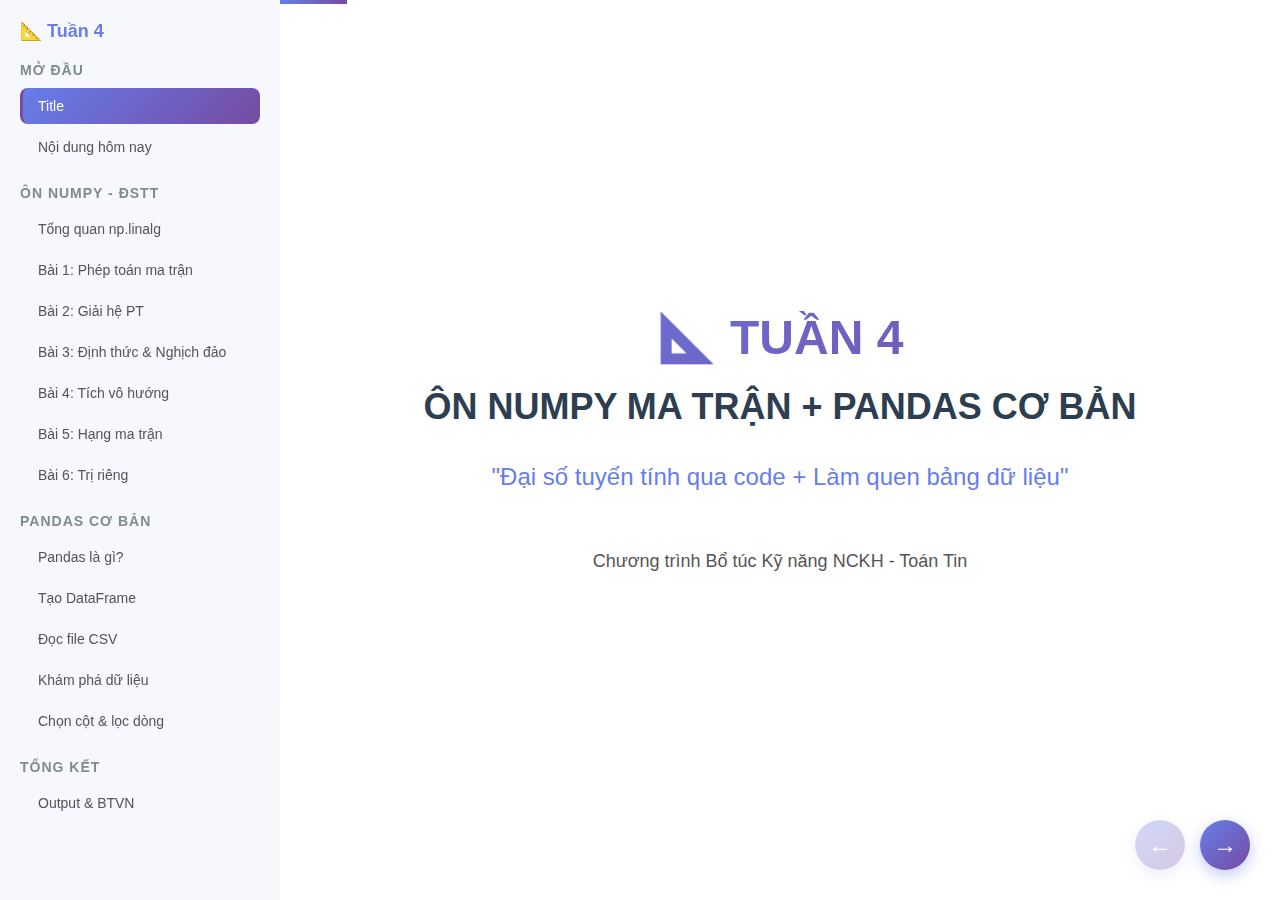
<file: slide_week4/index.html>
<!DOCTYPE html>
<html lang="vi">
<head>
    <meta charset="UTF-8">
    <meta name="viewport" content="width=device-width, initial-scale=1.0">
    <title>Tuần 4: Ôn NumPy Ma Trận + Pandas Cơ Bản</title>
    <style>
        * { margin: 0; padding: 0; box-sizing: border-box; }

        body {
            font-family: 'Segoe UI', Tahoma, Geneva, Verdana, sans-serif;
            background: linear-gradient(135deg, #667eea 0%, #764ba2 100%);
            color: #2c3e50;
            overflow: hidden;
        }

        .container { display: flex; height: 100vh; }

        /* Sidebar */
        .sidebar {
            width: 280px;
            background: rgba(255, 255, 255, 0.95);
            backdrop-filter: blur(10px);
            padding: 20px;
            overflow-y: auto;
            box-shadow: 2px 0 10px rgba(0, 0, 0, 0.1);
            transition: transform 0.3s ease;
        }

        .sidebar h2 { color: #667eea; margin-bottom: 20px; font-size: 18px; }
        .nav-section { margin-bottom: 20px; }
        .nav-section h3 {
            font-size: 14px; color: #7f8c8d; margin-bottom: 10px;
            text-transform: uppercase; letter-spacing: 1px;
        }

        .nav-item {
            padding: 10px 15px; margin: 5px 0; border-radius: 8px;
            cursor: pointer; transition: all 0.3s ease; font-size: 14px;
            color: #555; border-left: 3px solid transparent;
        }
        .nav-item:hover { background: #f0f4ff; border-left-color: #667eea; }
        .nav-item.active {
            background: linear-gradient(135deg, #667eea 0%, #764ba2 100%);
            color: white; border-left-color: #764ba2;
        }

        /* Main Content */
        .main-content { flex: 1; position: relative; overflow: hidden; }

        .slide {
            position: absolute; top: 0; left: 0; width: 100%; height: 100%;
            display: flex; flex-direction: column; justify-content: center;
            align-items: center; padding: 60px; opacity: 0;
            transform: translateX(100%); transition: all 0.5s ease; background: white;
            overflow-y: auto;
        }
        .slide.active { opacity: 1; transform: translateX(0); z-index: 1; }
        .slide.prev { transform: translateX(-100%); }

        .slide-content { max-width: 1200px; width: 100%; text-align: center; }

        h1 {
            font-size: 48px; margin-bottom: 20px;
            background: linear-gradient(135deg, #667eea 0%, #764ba2 100%);
            -webkit-background-clip: text; -webkit-text-fill-color: transparent;
        }
        h2 { font-size: 36px; color: #2c3e50; margin-bottom: 30px; }
        h3 { font-size: 24px; color: #667eea; margin: 20px 0; }
        p { font-size: 18px; line-height: 1.6; color: #555; margin: 15px 0; }

        /* Table */
        table {
            width: 100%; max-width: 900px; margin: 30px auto;
            border-collapse: collapse; background: white; border-radius: 12px;
            overflow: hidden; box-shadow: 0 5px 15px rgba(0, 0, 0, 0.1);
        }
        th {
            background: linear-gradient(135deg, #667eea 0%, #764ba2 100%);
            color: white; padding: 15px; text-align: left; font-size: 16px;
        }
        td { padding: 15px; border-bottom: 1px solid #eee; font-size: 15px; }
        tr:last-child td { border-bottom: none; }
        tr:hover { background: #f8f9ff; }

        /* Code Block */
        .code-block {
            background: #1e1e1e; color: #d4d4d4; padding: 30px; border-radius: 12px;
            text-align: left; font-family: 'Courier New', monospace; font-size: 16px;
            line-height: 1.8; max-width: 800px; margin: 30px auto;
            box-shadow: 0 5px 15px rgba(0, 0, 0, 0.3); white-space: pre; overflow-x: auto;
        }
        .code-block .comment { color: #6a9955; }
        .code-block .keyword { color: #c586c0; }
        .code-block .string { color: #ce9178; }
        .code-block .function { color: #dcdcaa; }
        .code-block .number { color: #b5cea8; }
        .code-block .module { color: #4ec9b0; }

        /* Math formula */
        .math-formula {
            font-family: 'Georgia', serif; font-size: 22px; color: #2c3e50;
            margin: 20px auto; padding: 20px; background: #fef9e7;
            border-radius: 12px; border-left: 4px solid #f39c12;
            display: inline-block; text-align: center;
        }

        /* Info box */
        .info-box {
            background: linear-gradient(135deg, #667eea20 0%, #764ba220 100%);
            border-left: 4px solid #667eea;
            padding: 20px 30px; border-radius: 8px;
            margin: 20px auto; max-width: 800px; text-align: left;
        }
        .info-box.warning {
            background: linear-gradient(135deg, #f5923620 0%, #ff6b6b20 100%);
            border-left-color: #f59236;
        }
        .info-box.success {
            background: linear-gradient(135deg, #00b89420 0%, #00d4aa20 100%);
            border-left-color: #00b894;
        }

        /* Compare layout */
        .compare-container {
            display: flex; gap: 30px; justify-content: center;
            margin: 30px auto; max-width: 1000px; flex-wrap: wrap;
        }
        .compare-box {
            flex: 1; min-width: 300px; background: #f8f9ff; border-radius: 12px;
            padding: 25px; text-align: left;
            box-shadow: 0 5px 15px rgba(0, 0, 0, 0.08);
        }
        .compare-box .code-block { margin: 15px 0; font-size: 14px; padding: 20px; max-width: 100%; }

        /* Notebook badge */
        .notebook-badge {
            display: inline-block; margin-top: 20px; padding: 10px 25px;
            background: linear-gradient(135deg, #f39c12, #e67e22); color: white;
            border-radius: 25px; font-size: 14px; font-weight: bold;
        }

        /* Checklist */
        .checklist { text-align: left; max-width: 600px; margin: 30px auto; }
        .checklist-item {
            padding: 15px; margin: 10px 0; background: #f8f9ff;
            border-left: 4px solid #667eea; border-radius: 8px; font-size: 16px;
        }
        .checklist-item::before { content: "✓ "; color: #667eea; font-weight: bold; margin-right: 10px; }

        /* Section divider */
        .section-divider {
            font-size: 14px; color: #667eea; text-transform: uppercase;
            letter-spacing: 2px; margin-bottom: 10px;
        }

        /* Navigation Controls */
        .nav-controls {
            position: fixed; bottom: 30px; right: 30px;
            display: flex; gap: 15px; z-index: 1000;
        }
        .nav-btn {
            width: 50px; height: 50px; border-radius: 50%;
            background: linear-gradient(135deg, #667eea 0%, #764ba2 100%);
            color: white; border: none; font-size: 24px; cursor: pointer;
            transition: all 0.3s ease;
            box-shadow: 0 5px 15px rgba(102, 126, 234, 0.4);
        }
        .nav-btn:hover { transform: translateY(-3px); box-shadow: 0 8px 20px rgba(102, 126, 234, 0.6); }
        .nav-btn:disabled { opacity: 0.3; cursor: not-allowed; }

        /* Progress Bar */
        .progress-bar {
            position: fixed; top: 0; left: 280px; right: 0;
            height: 4px; background: rgba(255, 255, 255, 0.3); z-index: 1000;
        }
        .progress-fill {
            height: 100%;
            background: linear-gradient(90deg, #667eea 0%, #764ba2 100%);
            transition: width 0.3s ease;
        }

        /* Mobile */
        .sidebar-toggle {
            display: none; position: fixed; top: 20px; left: 20px;
            z-index: 2000; width: 40px; height: 40px; background: white;
            border-radius: 8px; border: none; cursor: pointer;
            box-shadow: 0 2px 10px rgba(0, 0, 0, 0.2);
        }

        @media (max-width: 768px) {
            .sidebar {
                position: fixed; left: 0; top: 0; bottom: 0;
                z-index: 1500; transform: translateX(-100%);
            }
            .sidebar.open { transform: translateX(0); }
            .sidebar-toggle { display: block; }
            .progress-bar { left: 0; }
            .slide { padding: 80px 20px 20px; }
            h1 { font-size: 32px; }
            h2 { font-size: 24px; }
            .compare-container { flex-direction: column; }
        }

        /* List */
        ul {
            text-align: left; max-width: 800px; margin: 20px auto; padding-left: 30px;
        }
        li { font-size: 18px; margin: 10px 0; line-height: 1.6; }
    </style>
</head>
<body>
    <div class="container">
        <!-- Sidebar -->
        <nav class="sidebar" id="sidebar">
            <h2>📐 Tuần 4</h2>

            <div class="nav-section">
                <h3>Mở đầu</h3>
                <div class="nav-item" data-slide="0">Title</div>
                <div class="nav-item" data-slide="1">Nội dung hôm nay</div>
            </div>

            <div class="nav-section">
                <h3>Ôn NumPy - ĐSTT</h3>
                <div class="nav-item" data-slide="2">Tổng quan np.linalg</div>
                <div class="nav-item" data-slide="3">Bài 1: Phép toán ma trận</div>
                <div class="nav-item" data-slide="4">Bài 2: Giải hệ PT</div>
                <div class="nav-item" data-slide="5">Bài 3: Định thức & Nghịch đảo</div>
                <div class="nav-item" data-slide="6">Bài 4: Tích vô hướng</div>
                <div class="nav-item" data-slide="7">Bài 5: Hạng ma trận</div>
                <div class="nav-item" data-slide="8">Bài 6: Trị riêng</div>
            </div>

            <div class="nav-section">
                <h3>Pandas Cơ Bản</h3>
                <div class="nav-item" data-slide="9">Pandas là gì?</div>
                <div class="nav-item" data-slide="10">Tạo DataFrame</div>
                <div class="nav-item" data-slide="11">Đọc file CSV</div>
                <div class="nav-item" data-slide="12">Khám phá dữ liệu</div>
                <div class="nav-item" data-slide="13">Chọn cột & lọc dòng</div>
            </div>

            <div class="nav-section">
                <h3>Tổng kết</h3>
                <div class="nav-item" data-slide="14">Output & BTVN</div>
            </div>
        </nav>

        <!-- Main Content -->
        <main class="main-content">
            <div class="progress-bar">
                <div class="progress-fill" id="progressFill"></div>
            </div>

            <div class="slides-container" id="slidesContainer">

                <!-- Slide 0: Title -->
                <div class="slide active" data-slide="0">
                    <div class="slide-content">
                        <h1>📐 TUẦN 4</h1>
                        <h2>ÔN NUMPY MA TRẬN + PANDAS CƠ BẢN</h2>
                        <p style="font-size: 24px; margin-top: 30px; color: #667eea;">
                            "Đại số tuyến tính qua code + Làm quen bảng dữ liệu"
                        </p>
                        <p style="margin-top: 50px; font-size: 18px;">
                            Chương trình Bổ túc Kỹ năng NCKH - Toán Tin
                        </p>
                    </div>
                </div>

                <!-- Slide 1: Nội dung hôm nay -->
                <div class="slide" data-slide="1">
                    <div class="slide-content">
                        <h2>🎯 Nội dung hôm nay</h2>
                        <table>
                            <tr><th>Thời gian</th><th>Nội dung</th><th>Hình thức</th></tr>
                            <tr><td>10 phút</td><td>Show-and-tell: BTVN tuần 3</td><td>SV trình bày</td></tr>
                            <tr style="background: #f0f4ff;">
                                <td colspan="3" style="color: #667eea; font-weight: bold; text-align: center;">
                                    PHẦN 1: ÔN TẬP NUMPY - ĐẠI SỐ TUYẾN TÍNH
                                </td>
                            </tr>
                            <tr><td>10 phút</td><td>Tổng quan NumPy cho ĐSTT</td><td>Slide</td></tr>
                            <tr><td>50 phút</td><td>6 bài toán ĐSTT thực hành</td><td>Code along + Thực hành</td></tr>
                            <tr style="background: #f0f4ff;">
                                <td colspan="3" style="color: #667eea; font-weight: bold; text-align: center;">
                                    PHẦN 2: PANDAS CƠ BẢN
                                </td>
                            </tr>
                            <tr><td>10 phút</td><td>Pandas là gì? DataFrame</td><td>Slide</td></tr>
                            <tr><td>25 phút</td><td>Tạo, đọc CSV, khám phá dữ liệu</td><td>Code along</td></tr>
                            <tr><td>15 phút</td><td>Chọn cột & lọc dòng</td><td>Thực hành</td></tr>
                        </table>
                    </div>
                </div>

                <!-- Slide 2: Tổng quan np.linalg -->
                <div class="slide" data-slide="2">
                    <div class="slide-content">
                        <h2>🔢 NumPy cho Đại số tuyến tính</h2>
                        <p>Module <code style="background:#eee; padding:3px 8px; border-radius:4px;">np.linalg</code> = Linear Algebra</p>

                        <table>
                            <tr><th>Hàm</th><th>Ý nghĩa</th><th>Toán</th></tr>
                            <tr><td><code>A @ B</code></td><td>Nhân ma trận</td><td>A &times; B</td></tr>
                            <tr><td><code>A.T</code></td><td>Chuyển vị</td><td>A<sup>T</sup></td></tr>
                            <tr><td><code>np.linalg.solve(A, b)</code></td><td>Giải hệ PT</td><td>Ax = b</td></tr>
                            <tr><td><code>np.linalg.det(A)</code></td><td>Định thức</td><td>det(A)</td></tr>
                            <tr><td><code>np.linalg.inv(A)</code></td><td>Ma trận nghịch đảo</td><td>A<sup>-1</sup></td></tr>
                            <tr><td><code>np.linalg.matrix_rank(A)</code></td><td>Hạng ma trận</td><td>rank(A)</td></tr>
                            <tr><td><code>np.linalg.eig(A)</code></td><td>Trị riêng, vector riêng</td><td>Av = &lambda;v</td></tr>
                            <tr><td><code>np.dot(a, b)</code></td><td>Tích vô hướng</td><td>a &middot; b</td></tr>
                            <tr><td><code>np.linalg.norm(a)</code></td><td>Chuẩn (độ dài)</td><td>||a||</td></tr>
                        </table>

                        <div class="notebook-badge">📓 Mở Notebook → Sẵn sàng thực hành!</div>
                    </div>
                </div>

                <!-- Slide 3: Bài 1 - Phép toán ma trận -->
                <div class="slide" data-slide="3">
                    <div class="slide-content">
                        <h2>📝 Bài 1: Phép toán ma trận cơ bản</h2>
                        <p class="section-divider">Ôn tập ĐSTT</p>

                        <div class="compare-container">
                            <div class="compare-box" style="border-top: 4px solid #667eea;">
                                <h3 style="font-size: 18px;">Toán học</h3>
                                <p style="font-size: 15px;">Cộng: A + B</p>
                                <p style="font-size: 15px;">Nhân: A &times; B</p>
                                <p style="font-size: 15px;">Chuyển vị: A<sup>T</sup></p>
                                <p style="font-size: 15px;">Tính chất: (AB)<sup>T</sup> = B<sup>T</sup>A<sup>T</sup></p>
                            </div>
                            <div class="compare-box" style="border-top: 4px solid #2ecc71;">
                                <h3 style="font-size: 18px;">NumPy Code</h3>
                                <div class="code-block" style="font-size: 14px;">
A = <span class="module">np</span>.<span class="function">array</span>([[<span class="number">1</span>, <span class="number">2</span>],
              [<span class="number">3</span>, <span class="number">4</span>]])
B = <span class="module">np</span>.<span class="function">array</span>([[<span class="number">5</span>, <span class="number">6</span>],
              [<span class="number">7</span>, <span class="number">8</span>]])

A + B     <span class="comment"># Cộng ma trận</span>
A @ B     <span class="comment"># Nhân ma trận</span>
A.T       <span class="comment"># Chuyển vị</span></div>
                            </div>
                        </div>

                        <div class="info-box">
                            <p><strong>Lưu ý:</strong> <code>A * B</code> = nhân từng phần tử (element-wise). <code>A @ B</code> = nhân ma trận (matrix multiplication).</p>
                        </div>

                        <div class="notebook-badge">📓 Mở Notebook → Section 1</div>
                    </div>
                </div>

                <!-- Slide 4: Bài 2 - Giải hệ PT -->
                <div class="slide" data-slide="4">
                    <div class="slide-content">
                        <h2>📝 Bài 2: Giải hệ phương trình tuyến tính</h2>
                        <p class="section-divider">Ax = b</p>

                        <div class="compare-container">
                            <div class="compare-box" style="border-top: 4px solid #667eea;">
                                <h3 style="font-size: 18px;">Hệ phương trình</h3>
                                <div class="math-formula" style="font-size: 18px; text-align: left;">
                                    2x + y - z = 8<br>
                                    -3x - y + 2z = -11<br>
                                    -2x + y + 2z = -3
                                </div>
                            </div>
                            <div class="compare-box" style="border-top: 4px solid #2ecc71;">
                                <h3 style="font-size: 18px;">Dạng ma trận Ax = b</h3>
                                <div class="code-block" style="font-size: 14px;">
A = <span class="module">np</span>.<span class="function">array</span>([[ <span class="number">2</span>,  <span class="number">1</span>, <span class="number">-1</span>],
              [<span class="number">-3</span>, <span class="number">-1</span>,  <span class="number">2</span>],
              [<span class="number">-2</span>,  <span class="number">1</span>,  <span class="number">2</span>]])
b = <span class="module">np</span>.<span class="function">array</span>([<span class="number">8</span>, <span class="number">-11</span>, <span class="number">-3</span>])

x = <span class="module">np</span>.linalg.<span class="function">solve</span>(A, b)
<span class="comment"># x = [2, 3, -1]</span></div>
                            </div>
                        </div>

                        <div class="info-box success">
                            <p><strong>So với giải tay:</strong> Giải hệ 3 ẩn bằng Gauss mất ~15 phút. NumPy giải trong 1 dòng code!</p>
                        </div>

                        <div class="notebook-badge">📓 Mở Notebook → Section 2</div>
                    </div>
                </div>

                <!-- Slide 5: Bài 3 - Định thức & Nghịch đảo -->
                <div class="slide" data-slide="5">
                    <div class="slide-content">
                        <h2>📝 Bài 3: Định thức & Ma trận nghịch đảo</h2>
                        <p class="section-divider">det(A) và A<sup>-1</sup></p>

                        <div class="code-block">
A = <span class="module">np</span>.<span class="function">array</span>([[<span class="number">2</span>, <span class="number">1</span>],
              [<span class="number">5</span>, <span class="number">3</span>]])

<span class="comment"># Định thức</span>
det_A = <span class="module">np</span>.linalg.<span class="function">det</span>(A)
<span class="function">print</span>(<span class="string">f"det(A) = {det_A:.0f}"</span>)  <span class="comment"># 1</span>

<span class="comment"># Ma trận nghịch đảo</span>
A_inv = <span class="module">np</span>.linalg.<span class="function">inv</span>(A)
<span class="function">print</span>(<span class="string">"A^(-1) ="</span>, A_inv)

<span class="comment"># Kiểm tra: A × A^(-1) = I</span>
I = A @ A_inv
<span class="function">print</span>(<span class="module">np</span>.<span class="function">allclose</span>(I, <span class="module">np</span>.<span class="function">eye</span>(<span class="number">2</span>)))  <span class="comment"># True</span></div>

                        <div class="info-box warning">
                            <p><strong>Nhớ:</strong> Ma trận chỉ có nghịch đảo khi det(A) &ne; 0 (ma trận khả nghịch).</p>
                        </div>

                        <div class="notebook-badge">📓 Mở Notebook → Section 3</div>
                    </div>
                </div>

                <!-- Slide 6: Bài 4 - Tích vô hướng & Trực giao -->
                <div class="slide" data-slide="6">
                    <div class="slide-content">
                        <h2>📝 Bài 4: Tích vô hướng & Trực giao</h2>
                        <p class="section-divider">a &middot; b, ||a||, góc giữa 2 vector</p>

                        <div class="code-block">
<span class="keyword">import</span> <span class="module">numpy</span> <span class="keyword">as</span> <span class="module">np</span>

a = <span class="module">np</span>.<span class="function">array</span>([<span class="number">1</span>, <span class="number">2</span>, <span class="number">3</span>])
b = <span class="module">np</span>.<span class="function">array</span>([<span class="number">4</span>, <span class="number">5</span>, <span class="number">6</span>])

<span class="comment"># Tích vô hướng (dot product)</span>
dot = <span class="module">np</span>.<span class="function">dot</span>(a, b)           <span class="comment"># 1*4 + 2*5 + 3*6 = 32</span>

<span class="comment"># Chuẩn (độ dài vector)</span>
norm_a = <span class="module">np</span>.linalg.<span class="function">norm</span>(a)  <span class="comment"># √(1²+2²+3²) = √14</span>

<span class="comment"># Góc giữa 2 vector</span>
cos_theta = dot / (norm_a * <span class="module">np</span>.linalg.<span class="function">norm</span>(b))
theta = <span class="module">np</span>.<span class="function">arccos</span>(cos_theta)
<span class="function">print</span>(<span class="string">f"Góc = {np.degrees(theta):.1f}°"</span>)

<span class="comment"># Trực giao: a ⊥ b khi a · b = 0</span>
u = <span class="module">np</span>.<span class="function">array</span>([<span class="number">1</span>, <span class="number">0</span>, <span class="number">0</span>])
v = <span class="module">np</span>.<span class="function">array</span>([<span class="number">0</span>, <span class="number">1</span>, <span class="number">0</span>])
<span class="function">print</span>(<span class="module">np</span>.<span class="function">dot</span>(u, v))  <span class="comment"># 0 → trực giao!</span></div>

                        <div class="notebook-badge">📓 Mở Notebook → Section 4</div>
                    </div>
                </div>

                <!-- Slide 7: Bài 5 - Hạng ma trận -->
                <div class="slide" data-slide="7">
                    <div class="slide-content">
                        <h2>📝 Bài 5: Hạng ma trận & Độc lập tuyến tính</h2>
                        <p class="section-divider">rank(A)</p>

                        <div class="code-block">
<span class="comment"># Hạng ma trận = số vector hàng/cột độc lập tuyến tính</span>

A = <span class="module">np</span>.<span class="function">array</span>([[<span class="number">1</span>, <span class="number">2</span>, <span class="number">3</span>],
              [<span class="number">4</span>, <span class="number">5</span>, <span class="number">6</span>],
              [<span class="number">7</span>, <span class="number">8</span>, <span class="number">9</span>]])

rank_A = <span class="module">np</span>.linalg.<span class="function">matrix_rank</span>(A)
<span class="function">print</span>(<span class="string">f"rank(A) = {rank_A}"</span>)  <span class="comment"># 2 (hàng 3 = tổ hợp hàng 1,2)</span></div>

                        <div class="info-box">
                            <p><strong>Ứng dụng - Hệ PT Ax = b (n ẩn):</strong></p>
                            <ul style="margin-top: 10px;">
                                <li><strong>rank(A) = rank(A|b) = n</strong> → Nghiệm duy nhất</li>
                                <li><strong>rank(A) = rank(A|b) &lt; n</strong> → Vô số nghiệm</li>
                                <li><strong>rank(A) &ne; rank(A|b)</strong> → Vô nghiệm</li>
                            </ul>
                        </div>

                        <div class="notebook-badge">📓 Mở Notebook → Section 5</div>
                    </div>
                </div>

                <!-- Slide 8: Bài 6 - Trị riêng & Vector riêng -->
                <div class="slide" data-slide="8">
                    <div class="slide-content">
                        <h2>📝 Bài 6: Trị riêng & Vector riêng</h2>
                        <p class="section-divider">Av = &lambda;v</p>

                        <div class="compare-container">
                            <div class="compare-box" style="border-top: 4px solid #667eea;">
                                <h3 style="font-size: 18px;">Ý nghĩa hình học</h3>
                                <p style="font-size: 15px;">Khi nhân ma trận A với vector v:</p>
                                <ul style="font-size: 15px; padding-left: 20px;">
                                    <li><strong>Vector riêng v</strong>: hướng không đổi, chỉ co giãn</li>
                                    <li><strong>Trị riêng &lambda;</strong>: hệ số co giãn</li>
                                    <li>&lambda; &gt; 1: giãn ra</li>
                                    <li>0 &lt; &lambda; &lt; 1: co lại</li>
                                    <li>&lambda; &lt; 0: đảo hướng</li>
                                </ul>
                            </div>
                            <div class="compare-box" style="border-top: 4px solid #2ecc71;">
                                <h3 style="font-size: 18px;">NumPy Code</h3>
                                <div class="code-block" style="font-size: 14px;">
A = <span class="module">np</span>.<span class="function">array</span>([[<span class="number">4</span>, <span class="number">1</span>],
              [<span class="number">2</span>, <span class="number">3</span>]])

eigenvalues, eigenvectors = \
    <span class="module">np</span>.linalg.<span class="function">eig</span>(A)

<span class="comment"># Trị riêng: [5, 2]</span>
<span class="comment"># Kiểm tra: A @ v = λ * v</span></div>
                            </div>
                        </div>

                        <div class="notebook-badge">📓 Mở Notebook → Section 6</div>
                    </div>
                </div>

                <!-- Slide 9: Pandas là gì? -->
                <div class="slide" data-slide="9">
                    <div class="slide-content">
                        <h2>🐼 Pandas là gì?</h2>

                        <div class="compare-container">
                            <div class="compare-box" style="border-top: 4px solid #e74c3c;">
                                <h3 style="font-size: 18px;">NumPy Array</h3>
                                <div class="code-block" style="font-size: 14px;">
<span class="comment"># Chỉ có số, không có tên</span>
[[<span class="number">8.0</span>, <span class="number">7.5</span>, <span class="number">9.0</span>],
 [<span class="number">6.5</span>, <span class="number">8.0</span>, <span class="number">7.0</span>]]

<span class="comment"># Hàng 0, cột 1 là gì??</span></div>
                                <p style="font-size: 14px; color: #e74c3c; margin-top: 10px;">Khó đọc, không có ngữ cảnh</p>
                            </div>
                            <div class="compare-box" style="border-top: 4px solid #2ecc71;">
                                <h3 style="font-size: 18px;">Pandas DataFrame</h3>
                                <div class="code-block" style="font-size: 14px;">
<span class="comment">#    Tên     Toán   Lý   Hóa</span>
<span class="comment"># 0  An      8.0   7.5   9.0</span>
<span class="comment"># 1  Bình    6.5   8.0   7.0</span>

<span class="comment"># df['Toán'] → cột điểm Toán</span></div>
                                <p style="font-size: 14px; color: #2ecc71; margin-top: 10px;">Bảng có tên cột, dễ đọc!</p>
                            </div>
                        </div>

                        <div class="info-box">
                            <p><strong>Pandas = "Excel trong Python"</strong></p>
                            <p>DataFrame = bảng dữ liệu có hàng, cột, tên cột. Dùng khi dữ liệu có nhiều kiểu (tên, điểm, xếp loại...) và cần thao tác theo cột.</p>
                        </div>
                    </div>
                </div>

                <!-- Slide 10: Tạo DataFrame -->
                <div class="slide" data-slide="10">
                    <div class="slide-content">
                        <h2>🛠️ Tạo DataFrame</h2>

                        <div class="code-block">
<span class="keyword">import</span> <span class="module">pandas</span> <span class="keyword">as</span> <span class="module">pd</span>

<span class="comment"># Cách phổ biến nhất: từ dictionary</span>
data = {
    <span class="string">'Tên'</span>:  [<span class="string">'An'</span>, <span class="string">'Bình'</span>, <span class="string">'Cường'</span>, <span class="string">'Dung'</span>, <span class="string">'Em'</span>],
    <span class="string">'Toán'</span>: [<span class="number">8.0</span>, <span class="number">6.5</span>, <span class="number">9.0</span>, <span class="number">5.0</span>, <span class="number">7.5</span>],
    <span class="string">'Lý'</span>:  [<span class="number">7.5</span>, <span class="number">8.0</span>, <span class="number">8.5</span>, <span class="number">6.0</span>, <span class="number">7.0</span>],
    <span class="string">'Hóa'</span>: [<span class="number">9.0</span>, <span class="number">7.0</span>, <span class="number">8.0</span>, <span class="number">4.5</span>, <span class="number">8.5</span>],
}

df = <span class="module">pd</span>.<span class="function">DataFrame</span>(data)
<span class="function">print</span>(df)</div>

                        <p style="margin-top: 10px; font-size: 16px;">Output:</p>
                        <div class="code-block" style="font-size: 15px; background: #f8f9ff; color: #2c3e50; box-shadow: none;">
     Tên  Toán  Lý   Hóa
0    An   8.0  7.5   9.0
1  Bình   6.5  8.0   7.0
2 Cường   9.0  8.5   8.0
3  Dung   5.0  6.0   4.5
4    Em   7.5  7.0   8.5</div>

                        <div class="notebook-badge">📓 Mở Notebook → Section 7</div>
                    </div>
                </div>

                <!-- Slide 11: Đọc CSV -->
                <div class="slide" data-slide="11">
                    <div class="slide-content">
                        <h2>📄 Đọc file CSV</h2>
                        <p>CSV = Comma-Separated Values (dữ liệu cách nhau bởi dấu phẩy)</p>

                        <div class="code-block">
<span class="keyword">import</span> <span class="module">pandas</span> <span class="keyword">as</span> <span class="module">pd</span>

<span class="comment"># Đọc file CSV</span>
df = <span class="module">pd</span>.<span class="function">read_csv</span>(<span class="string">'diem_sinh_vien.csv'</span>)

<span class="comment"># Xem 5 dòng đầu</span>
df.<span class="function">head</span>()

<span class="comment"># Xem 3 dòng cuối</span>
df.<span class="function">tail</span>(<span class="number">3</span>)</div>

                        <div class="info-box success">
                            <p><strong>Thực tế:</strong> 90% thời gian làm data science bắt đầu bằng <code>pd.read_csv()</code>. Pandas đọc được CSV, Excel, JSON, SQL, HTML...</p>
                        </div>

                        <div class="notebook-badge">📓 Mở Notebook → Section 8</div>
                    </div>
                </div>

                <!-- Slide 12: Khám phá dữ liệu -->
                <div class="slide" data-slide="12">
                    <div class="slide-content">
                        <h2>🔍 Khám phá dữ liệu nhanh</h2>
                        <p>5 lệnh "phải nhớ" khi mới mở dataset:</p>

                        <table>
                            <tr><th>Lệnh</th><th>Ý nghĩa</th><th>Output</th></tr>
                            <tr><td><code>df.shape</code></td><td>Kích thước (hàng, cột)</td><td>(30, 6)</td></tr>
                            <tr><td><code>df.head()</code></td><td>5 dòng đầu tiên</td><td>Xem mẫu dữ liệu</td></tr>
                            <tr><td><code>df.info()</code></td><td>Thông tin cột, kiểu dữ liệu</td><td>Có cột nào bị thiếu?</td></tr>
                            <tr><td><code>df.describe()</code></td><td>Thống kê mô tả</td><td>mean, std, min, max</td></tr>
                            <tr><td><code>df.columns</code></td><td>Danh sách tên cột</td><td>Biết cột nào có</td></tr>
                        </table>

                        <div class="info-box">
                            <p><strong>Quy trình:</strong> Mở file → <code>shape</code> → <code>head()</code> → <code>info()</code> → <code>describe()</code>. Luôn làm 4 bước này trước khi phân tích!</p>
                        </div>

                        <div class="notebook-badge">📓 Mở Notebook → Section 8</div>
                    </div>
                </div>

                <!-- Slide 13: Chọn cột & lọc dòng -->
                <div class="slide" data-slide="13">
                    <div class="slide-content">
                        <h2>🎯 Chọn cột & Lọc dòng</h2>

                        <div class="code-block">
<span class="comment"># Chọn 1 cột → Series</span>
df[<span class="string">'Toán'</span>]

<span class="comment"># Chọn nhiều cột → DataFrame</span>
df[[<span class="string">'Tên'</span>, <span class="string">'Toán'</span>, <span class="string">'Lý'</span>]]

<span class="comment"># Lọc dòng theo điều kiện (giống boolean indexing!)</span>
df[df[<span class="string">'Toán'</span>] >= <span class="number">8</span>]         <span class="comment"># SV giỏi Toán</span>
df[df[<span class="string">'Toán'</span>] >= <span class="number">8</span>][<span class="string">'Tên'</span>]  <span class="comment"># Chỉ lấy tên</span>

<span class="comment"># Kết hợp nhiều điều kiện</span>
df[(df[<span class="string">'Toán'</span>] >= <span class="number">7</span>) & (df[<span class="string">'Lý'</span>] >= <span class="number">7</span>)]

<span class="comment"># Sắp xếp</span>
df.<span class="function">sort_values</span>(<span class="string">'Toán'</span>, ascending=<span class="keyword">False</span>)</div>

                        <div class="info-box success">
                            <p><strong>Giống NumPy!</strong> Lọc dòng trong Pandas dùng cú pháp tương tự boolean indexing: <code>df[điều_kiện]</code></p>
                        </div>

                        <div class="notebook-badge">📓 Mở Notebook → Section 9</div>
                    </div>
                </div>

                <!-- Slide 14: Output & BTVN -->
                <div class="slide" data-slide="14">
                    <div class="slide-content">
                        <h2>✅ Output buổi học & Bài tập về nhà</h2>

                        <div style="display: flex; gap: 40px; justify-content: center; margin-top: 30px; flex-wrap: wrap;">
                            <div style="flex: 1; max-width: 500px;">
                                <h3>Output buổi học:</h3>
                                <div class="checklist">
                                    <div class="checklist-item">Dùng NumPy giải bài ĐSTT (hệ PT, định thức, nghịch đảo...)</div>
                                    <div class="checklist-item">Hiểu tích vô hướng, trực giao, hạng, trị riêng qua code</div>
                                    <div class="checklist-item">Tạo DataFrame từ dictionary</div>
                                    <div class="checklist-item">Đọc file CSV và khám phá dữ liệu</div>
                                    <div class="checklist-item">Chọn cột, lọc dòng trong DataFrame</div>
                                </div>
                            </div>

                            <div style="flex: 1; max-width: 500px;">
                                <h3>Bài tập về nhà:</h3>
                                <div class="checklist">
                                    <div class="checklist-item">Hoàn thành 6 bài ĐSTT trong notebook</div>
                                    <div class="checklist-item">Tải 1 dataset CSV từ Kaggle</div>
                                    <div class="checklist-item">Dùng Pandas đọc và trả lời 3 câu hỏi về dữ liệu</div>
                                </div>
                            </div>
                        </div>

                        <p style="margin-top: 40px; font-size: 20px; color: #667eea;">
                            📅 Tuần sau: <strong>Matplotlib</strong> - Trực quan hóa dữ liệu (vẽ biểu đồ đẹp!)
                        </p>
                        <p style="margin-top: 20px; font-size: 24px; color: #667eea;">
                            🎉 Chúc các bạn học tốt!
                        </p>
                    </div>
                </div>

            </div>

            <!-- Navigation Controls -->
            <div class="nav-controls">
                <button class="nav-btn" id="prevBtn" onclick="prevSlide()">←</button>
                <button class="nav-btn" id="nextBtn" onclick="nextSlide()">→</button>
            </div>
        </main>
    </div>

    <button class="sidebar-toggle" id="sidebarToggle" onclick="toggleSidebar()">☰</button>

    <script>
        let currentSlide = 0;
        const totalSlides = 15;

        document.addEventListener('DOMContentLoaded', function() {
            updateSlide(0);
            updateNavigation();
            updateProgress();

            document.addEventListener('keydown', function(e) {
                if (e.key === 'ArrowRight') nextSlide();
                if (e.key === 'ArrowLeft') prevSlide();
            });

            document.querySelectorAll('.nav-item').forEach(item => {
                item.addEventListener('click', function() {
                    const slideNum = parseInt(this.dataset.slide);
                    goToSlide(slideNum);
                    if (window.innerWidth <= 768) {
                        document.getElementById('sidebar').classList.remove('open');
                    }
                });
            });
        });

        function updateSlide(newSlideIndex) {
            const slides = document.querySelectorAll('.slide');
            slides.forEach((slide, index) => {
                slide.classList.remove('active', 'prev');
                if (index < newSlideIndex) slide.classList.add('prev');
            });
            slides[newSlideIndex].classList.add('active');
            currentSlide = newSlideIndex;
            updateNavigation();
            updateProgress();
            updateSidebarActive();
        }

        function nextSlide() { if (currentSlide < totalSlides - 1) updateSlide(currentSlide + 1); }
        function prevSlide() { if (currentSlide > 0) updateSlide(currentSlide - 1); }
        function goToSlide(slideIndex) { if (slideIndex >= 0 && slideIndex < totalSlides) updateSlide(slideIndex); }

        function updateNavigation() {
            document.getElementById('prevBtn').disabled = currentSlide === 0;
            document.getElementById('nextBtn').disabled = currentSlide === totalSlides - 1;
        }

        function updateProgress() {
            const progress = ((currentSlide + 1) / totalSlides) * 100;
            document.getElementById('progressFill').style.width = progress + '%';
        }

        function updateSidebarActive() {
            document.querySelectorAll('.nav-item').forEach(item => {
                item.classList.remove('active');
                if (parseInt(item.dataset.slide) === currentSlide) item.classList.add('active');
            });
        }

        function toggleSidebar() {
            document.getElementById('sidebar').classList.toggle('open');
        }
    </script>
</body>
</html>
</file>
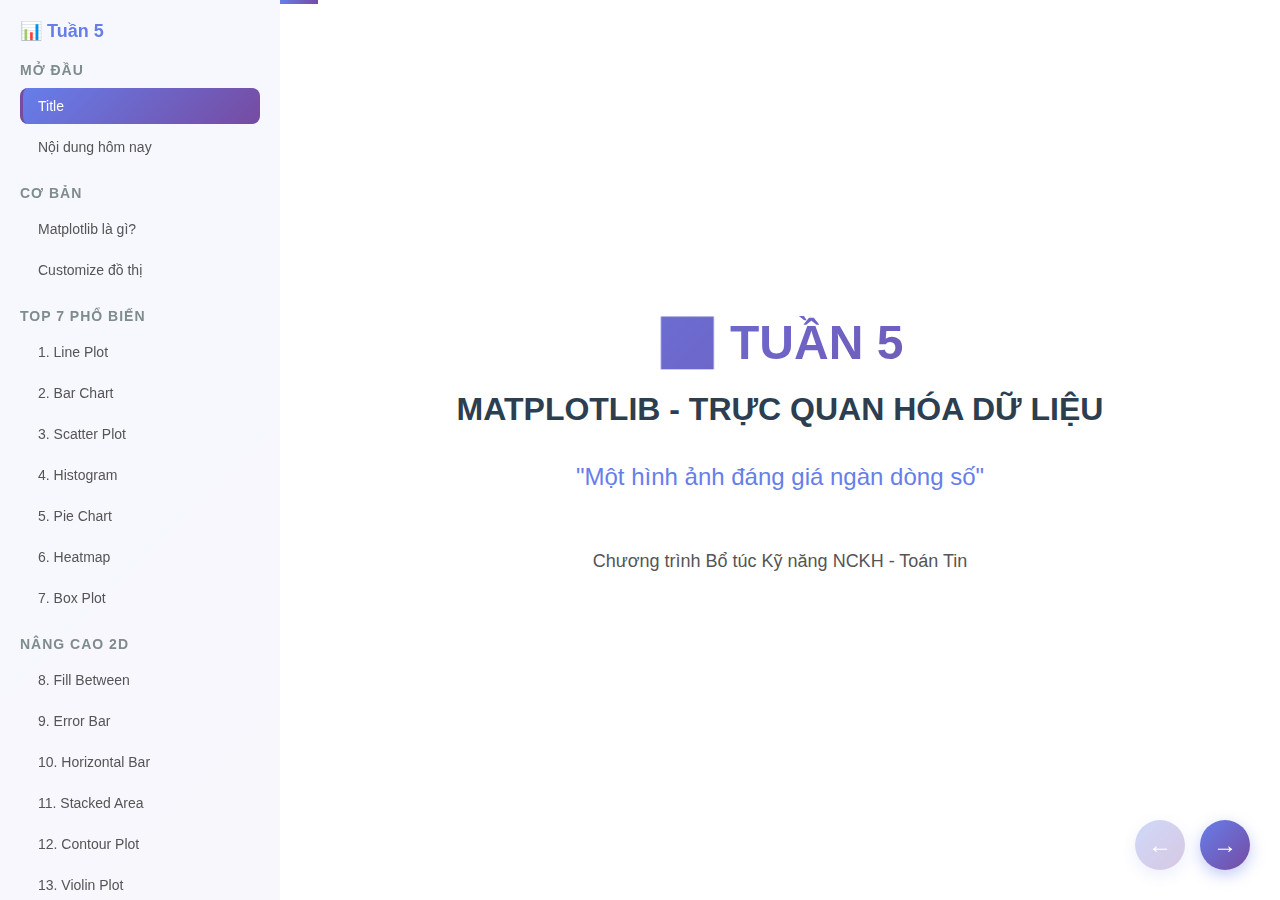
<file: slide_week5/index.html>
<!DOCTYPE html>
<html lang="vi">
<head>
    <meta charset="UTF-8">
    <meta name="viewport" content="width=device-width, initial-scale=1.0">
    <title>Tuần 5: Matplotlib - Trực quan hóa dữ liệu</title>
    <style>
        * { margin: 0; padding: 0; box-sizing: border-box; }

        body {
            font-family: 'Segoe UI', Tahoma, Geneva, Verdana, sans-serif;
            background: linear-gradient(135deg, #667eea 0%, #764ba2 100%);
            color: #2c3e50;
            overflow: hidden;
        }

        .container { display: flex; height: 100vh; }

        /* Sidebar */
        .sidebar {
            width: 280px;
            background: rgba(255, 255, 255, 0.95);
            backdrop-filter: blur(10px);
            padding: 20px;
            overflow-y: auto;
            box-shadow: 2px 0 10px rgba(0, 0, 0, 0.1);
            transition: transform 0.3s ease;
        }

        .sidebar h2 { color: #667eea; margin-bottom: 20px; font-size: 18px; }
        .nav-section { margin-bottom: 20px; }
        .nav-section h3 {
            font-size: 14px; color: #7f8c8d; margin-bottom: 10px;
            text-transform: uppercase; letter-spacing: 1px;
        }

        .nav-item {
            padding: 10px 15px; margin: 5px 0; border-radius: 8px;
            cursor: pointer; transition: all 0.3s ease; font-size: 14px;
            color: #555; border-left: 3px solid transparent;
        }
        .nav-item:hover { background: #f0f4ff; border-left-color: #667eea; }
        .nav-item.active {
            background: linear-gradient(135deg, #667eea 0%, #764ba2 100%);
            color: white; border-left-color: #764ba2;
        }

        /* Main Content */
        .main-content { flex: 1; position: relative; overflow: hidden; }

        .slide {
            position: absolute; top: 0; left: 0; width: 100%; height: 100%;
            display: flex; flex-direction: column; justify-content: flex-start;
            align-items: center; padding: 30px 60px; opacity: 0;
            transform: translateX(100%); transition: all 0.5s ease; background: white;
            overflow-y: auto;
        }
        .slide.active { opacity: 1; transform: translateX(0); z-index: 1; }
        .slide.prev { transform: translateX(-100%); }

        .slide-content { max-width: 1200px; width: 100%; text-align: center; }

        h1 {
            font-size: 48px; margin-bottom: 20px;
            background: linear-gradient(135deg, #667eea 0%, #764ba2 100%);
            -webkit-background-clip: text; -webkit-text-fill-color: transparent;
        }
        h2 { font-size: 32px; color: #2c3e50; margin-bottom: 15px; }
        h3 { font-size: 24px; color: #667eea; margin: 15px 0; }
        p { font-size: 18px; line-height: 1.6; color: #555; margin: 10px 0; }

        /* Table */
        table {
            width: 100%; max-width: 900px; margin: 20px auto;
            border-collapse: collapse; background: white; border-radius: 12px;
            overflow: hidden; box-shadow: 0 5px 15px rgba(0, 0, 0, 0.1);
        }
        th {
            background: linear-gradient(135deg, #667eea 0%, #764ba2 100%);
            color: white; padding: 12px; text-align: left; font-size: 15px;
        }
        td { padding: 12px; border-bottom: 1px solid #eee; font-size: 14px; }
        tr:last-child td { border-bottom: none; }
        tr:hover { background: #f8f9ff; }

        /* Code Block */
        .code-block {
            background: #1e1e1e; color: #d4d4d4; padding: 20px; border-radius: 0 0 12px 12px;
            text-align: left; font-family: 'Courier New', monospace; font-size: 14px;
            line-height: 1.7; max-width: 800px; margin: 0 auto;
            box-shadow: 0 5px 15px rgba(0, 0, 0, 0.3); white-space: pre; overflow-x: auto;
        }
        .code-block.standalone { border-radius: 12px; margin: 20px auto; padding: 25px; font-size: 16px; line-height: 1.8; }
        .code-block .comment { color: #6a9955; }
        .code-block .keyword { color: #c586c0; }
        .code-block .string { color: #ce9178; }
        .code-block .function { color: #dcdcaa; }
        .code-block .number { color: #b5cea8; }
        .code-block .module { color: #4ec9b0; }

        /* Viz Preview Box */
        .viz-box {
            max-width: 800px; margin: 15px auto 0;
            background: white; border: 2px solid #ddd;
            border-radius: 12px 12px 0 0; padding: 8px;
            box-shadow: 0 -2px 8px rgba(0,0,0,0.08);
        }
        .viz-box canvas {
            display: block; width: 100%; border-radius: 6px;
            background: white;
        }
        .viz-code-pair { max-width: 800px; margin: 15px auto 0; }
        .viz-code-pair .viz-box { margin: 0; border-radius: 12px 12px 0 0; border-bottom: none; }
        .viz-code-pair .code-block { margin: 0; border-radius: 0 0 12px 12px; }

        /* Info box */
        .info-box {
            background: linear-gradient(135deg, #667eea20 0%, #764ba220 100%);
            border-left: 4px solid #667eea;
            padding: 15px 20px; border-radius: 8px;
            margin: 15px auto; max-width: 800px; text-align: left; font-size: 15px;
        }
        .info-box.warning {
            background: linear-gradient(135deg, #f5923620 0%, #ff6b6b20 100%);
            border-left-color: #f59236;
        }
        .info-box.success {
            background: linear-gradient(135deg, #00b89420 0%, #00d4aa20 100%);
            border-left-color: #00b894;
        }

        /* Compare layout */
        .compare-container {
            display: flex; gap: 20px; justify-content: center;
            margin: 20px auto; max-width: 1000px; flex-wrap: wrap;
        }
        .compare-box {
            flex: 1; min-width: 300px; background: #f8f9ff; border-radius: 12px;
            padding: 20px; text-align: left;
            box-shadow: 0 5px 15px rgba(0, 0, 0, 0.08);
        }
        .compare-box .code-block { margin: 10px 0; font-size: 13px; padding: 15px; max-width: 100%; border-radius: 12px; }

        /* Notebook badge */
        .notebook-badge {
            display: inline-block; margin-top: 15px; padding: 8px 20px;
            background: linear-gradient(135deg, #f39c12, #e67e22); color: white;
            border-radius: 25px; font-size: 13px; font-weight: bold;
        }

        /* Checklist */
        .checklist { text-align: left; max-width: 600px; margin: 20px auto; }
        .checklist-item {
            padding: 12px; margin: 8px 0; background: #f8f9ff;
            border-left: 4px solid #667eea; border-radius: 8px; font-size: 15px;
        }
        .checklist-item::before { content: "✓ "; color: #667eea; font-weight: bold; margin-right: 10px; }

        /* Section divider */
        .section-divider {
            font-size: 14px; color: #667eea; text-transform: uppercase;
            letter-spacing: 2px; margin-bottom: 5px;
        }

        /* Graph number badge */
        .graph-num {
            display: inline-block; background: linear-gradient(135deg, #667eea, #764ba2);
            color: white; width: 36px; height: 36px; line-height: 36px;
            border-radius: 50%; font-weight: bold; font-size: 16px; margin-right: 10px;
        }

        /* Navigation Controls */
        .nav-controls {
            position: fixed; bottom: 30px; right: 30px;
            display: flex; gap: 15px; z-index: 1000;
        }
        .nav-btn {
            width: 50px; height: 50px; border-radius: 50%;
            background: linear-gradient(135deg, #667eea 0%, #764ba2 100%);
            color: white; border: none; font-size: 24px; cursor: pointer;
            transition: all 0.3s ease;
            box-shadow: 0 5px 15px rgba(102, 126, 234, 0.4);
        }
        .nav-btn:hover { transform: translateY(-3px); box-shadow: 0 8px 20px rgba(102, 126, 234, 0.6); }
        .nav-btn:disabled { opacity: 0.3; cursor: not-allowed; }

        /* Progress Bar */
        .progress-bar {
            position: fixed; top: 0; left: 280px; right: 0;
            height: 4px; background: rgba(255, 255, 255, 0.3); z-index: 1000;
        }
        .progress-fill {
            height: 100%;
            background: linear-gradient(90deg, #667eea 0%, #764ba2 100%);
            transition: width 0.3s ease;
        }

        /* Mobile */
        .sidebar-toggle {
            display: none; position: fixed; top: 20px; left: 20px;
            z-index: 2000; width: 40px; height: 40px; background: white;
            border-radius: 8px; border: none; cursor: pointer;
            box-shadow: 0 2px 10px rgba(0, 0, 0, 0.2);
        }

        @media (max-width: 768px) {
            .sidebar {
                position: fixed; left: 0; top: 0; bottom: 0;
                z-index: 1500; transform: translateX(-100%);
            }
            .sidebar.open { transform: translateX(0); }
            .sidebar-toggle { display: block; }
            .progress-bar { left: 0; }
            .slide { padding: 60px 15px 15px; }
            h1 { font-size: 32px; }
            h2 { font-size: 24px; }
            .compare-container { flex-direction: column; }
        }

        ul {
            text-align: left; max-width: 800px; margin: 15px auto; padding-left: 30px;
        }
        li { font-size: 16px; margin: 8px 0; line-height: 1.6; }

        .math-formula {
            font-family: 'Georgia', serif; font-size: 20px; color: #2c3e50;
            margin: 15px auto; padding: 15px; background: #fef9e7;
            border-radius: 12px; border-left: 4px solid #f39c12;
            display: inline-block; text-align: center;
        }

        /* Title slide centering */
        .slide[data-slide="0"],
        .slide[data-slide="1"],
        .slide[data-slide="24"],
        .slide[data-slide="25"] {
            justify-content: center;
        }
    </style>
</head>
<body>
    <div class="container">
        <!-- Sidebar -->
        <nav class="sidebar" id="sidebar">
            <h2>📊 Tuần 5</h2>
            <div class="nav-section">
                <h3>Mở đầu</h3>
                <div class="nav-item" data-slide="0">Title</div>
                <div class="nav-item" data-slide="1">Nội dung hôm nay</div>
            </div>
            <div class="nav-section">
                <h3>Cơ bản</h3>
                <div class="nav-item" data-slide="2">Matplotlib là gì?</div>
                <div class="nav-item" data-slide="3">Customize đồ thị</div>
            </div>
            <div class="nav-section">
                <h3>Top 7 phổ biến</h3>
                <div class="nav-item" data-slide="4">1. Line Plot</div>
                <div class="nav-item" data-slide="5">2. Bar Chart</div>
                <div class="nav-item" data-slide="6">3. Scatter Plot</div>
                <div class="nav-item" data-slide="7">4. Histogram</div>
                <div class="nav-item" data-slide="8">5. Pie Chart</div>
                <div class="nav-item" data-slide="9">6. Heatmap</div>
                <div class="nav-item" data-slide="10">7. Box Plot</div>
            </div>
            <div class="nav-section">
                <h3>Nâng cao 2D</h3>
                <div class="nav-item" data-slide="11">8. Fill Between</div>
                <div class="nav-item" data-slide="12">9. Error Bar</div>
                <div class="nav-item" data-slide="13">10. Horizontal Bar</div>
                <div class="nav-item" data-slide="14">11. Stacked Area</div>
                <div class="nav-item" data-slide="15">12. Contour Plot</div>
                <div class="nav-item" data-slide="16">13. Violin Plot</div>
                <div class="nav-item" data-slide="17">14. Stem Plot</div>
                <div class="nav-item" data-slide="18">15. Step Plot</div>
            </div>
            <div class="nav-section">
                <h3>3D & Đặc biệt</h3>
                <div class="nav-item" data-slide="19">16. 3D Surface</div>
                <div class="nav-item" data-slide="20">17. Polar Plot</div>
                <div class="nav-item" data-slide="21">18. Quiver Plot</div>
                <div class="nav-item" data-slide="22">19. 3D Wireframe</div>
                <div class="nav-item" data-slide="23">20. Streamplot</div>
            </div>
            <div class="nav-section">
                <h3>Tổng kết</h3>
                <div class="nav-item" data-slide="24">Subplot</div>
                <div class="nav-item" data-slide="25">Output & BTVN</div>
            </div>
        </nav>

        <!-- Main Content -->
        <main class="main-content">
            <div class="progress-bar"><div class="progress-fill" id="progressFill"></div></div>
            <div class="slides-container" id="slidesContainer">

                <!-- ===== Slide 0: Title ===== -->
                <div class="slide active" data-slide="0">
                    <div class="slide-content">
                        <h1>📊 TUẦN 5</h1>
                        <h2>MATPLOTLIB - TRỰC QUAN HÓA DỮ LIỆU</h2>
                        <p style="font-size: 24px; margin-top: 30px; color: #667eea;">"Một hình ảnh đáng giá ngàn dòng số"</p>
                        <p style="margin-top: 50px; font-size: 18px;">Chương trình Bổ túc Kỹ năng NCKH - Toán Tin</p>
                    </div>
                </div>

                <!-- ===== Slide 1: Nội dung ===== -->
                <div class="slide" data-slide="1">
                    <div class="slide-content">
                        <h2>🎯 Nội dung hôm nay</h2>
                        <table>
                            <tr><th>Thời gian</th><th>Nội dung</th><th>Hình thức</th></tr>
                            <tr><td>10 phút</td><td>Show-and-tell: BTVN tuần 4</td><td>SV trình bày</td></tr>
                            <tr style="background:#f0f4ff;"><td colspan="3" style="color:#667eea;font-weight:bold;text-align:center;">CƠ BẢN MATPLOTLIB</td></tr>
                            <tr><td>15 phút</td><td>Import, Figure, Axes, Customize</td><td>Slide + Code along</td></tr>
                            <tr style="background:#f0f4ff;"><td colspan="3" style="color:#667eea;font-weight:bold;text-align:center;">BỘ SƯU TẬP 20 LOẠI ĐỒ THỊ</td></tr>
                            <tr><td>40 phút</td><td>Top 7 (Line, Bar, Scatter, Histogram, Pie, Heatmap, Box)</td><td>Code along</td></tr>
                            <tr><td>30 phút</td><td>8 nâng cao 2D</td><td>Code along</td></tr>
                            <tr><td>20 phút</td><td>5 loại 3D & Đặc biệt</td><td>Demo</td></tr>
                            <tr style="background:#f0f4ff;"><td colspan="3" style="color:#667eea;font-weight:bold;text-align:center;">TỔNG HỢP</td></tr>
                            <tr><td>15 phút</td><td>Subplot - Ghép nhiều hình</td><td>Thực hành</td></tr>
                        </table>
                    </div>
                </div>

                <!-- ===== Slide 2: Matplotlib cơ bản ===== -->
                <div class="slide" data-slide="2">
                    <div class="slide-content">
                        <h2>🎨 Matplotlib là gì?</h2>
                        <p>Thư viện vẽ đồ thị phổ biến nhất trong Python</p>
                        <div class="code-block standalone">
<span class="keyword">import</span> <span class="module">matplotlib.pyplot</span> <span class="keyword">as</span> <span class="module">plt</span>
<span class="keyword">import</span> <span class="module">numpy</span> <span class="keyword">as</span> <span class="module">np</span>

<span class="comment"># Quy trình 4 bước:</span>
x = <span class="module">np</span>.<span class="function">linspace</span>(<span class="number">0</span>, <span class="number">10</span>, <span class="number">100</span>)  <span class="comment"># 1. Tạo dữ liệu</span>
<span class="module">plt</span>.<span class="function">plot</span>(x, <span class="module">np</span>.<span class="function">sin</span>(x))        <span class="comment"># 2. Vẽ</span>
<span class="module">plt</span>.<span class="function">title</span>(<span class="string">"Hàm sin(x)"</span>)        <span class="comment"># 3. Trang trí</span>
<span class="module">plt</span>.<span class="function">show</span>()                      <span class="comment"># 4. Hiện</span></div>
                        <div class="info-box">
                            <p><strong>Cấu trúc:</strong> <code>Figure</code> = khung giấy &rarr; <code>Axes</code> = vùng vẽ. Một Figure có thể chứa nhiều Axes (subplot).</p>
                        </div>
                        <div class="notebook-badge">📓 Mở Notebook &rarr; Section 1</div>
                    </div>
                </div>

                <!-- ===== Slide 3: Customize ===== -->
                <div class="slide" data-slide="3">
                    <div class="slide-content">
                        <h2>🛠️ Customize đồ thị</h2>
                        <div class="code-block standalone">
<span class="module">plt</span>.<span class="function">figure</span>(figsize=(<span class="number">10</span>, <span class="number">6</span>))     <span class="comment"># Kích thước (rộng, cao) inch</span>
<span class="module">plt</span>.<span class="function">plot</span>(x, y,
     color=<span class="string">'red'</span>,              <span class="comment"># Màu</span>
     linewidth=<span class="number">2</span>,              <span class="comment"># Độ dày đường</span>
     linestyle=<span class="string">'--'</span>,            <span class="comment"># Kiểu nét (-, --, :, -.)</span>
     marker=<span class="string">'o'</span>,               <span class="comment"># Điểm đánh dấu</span>
     label=<span class="string">'Tên đường'</span>)        <span class="comment"># Tên cho legend</span>
<span class="module">plt</span>.<span class="function">title</span>(<span class="string">'Tiêu đề'</span>, fontsize=<span class="number">16</span>)
<span class="module">plt</span>.<span class="function">xlabel</span>(<span class="string">'Trục X'</span>);  <span class="module">plt</span>.<span class="function">ylabel</span>(<span class="string">'Trục Y'</span>)
<span class="module">plt</span>.<span class="function">legend</span>()                     <span class="comment"># Hiện chú thích</span>
<span class="module">plt</span>.<span class="function">grid</span>(<span class="keyword">True</span>, alpha=<span class="number">0.3</span>)      <span class="comment"># Lưới nền</span>
<span class="module">plt</span>.<span class="function">tight_layout</span>()               <span class="comment"># Tự chỉnh layout</span>
<span class="module">plt</span>.<span class="function">show</span>()</div>
                        <div class="notebook-badge">📓 Mở Notebook &rarr; Section 1</div>
                    </div>
                </div>

                <!-- ===== Slide 4: Line Plot ===== -->
                <div class="slide" data-slide="4">
                    <div class="slide-content">
                        <h2><span class="graph-num">1</span> Line Plot - Đồ thị đường</h2>
                        <p class="section-divider">Phổ biến nhất &bull; Vẽ hàm số, xu hướng, chuỗi thời gian</p>
                        <div class="viz-code-pair">
                            <div class="viz-box"><canvas id="viz4" width="700" height="220"></canvas></div>
                            <div class="code-block">
<span class="module">plt</span>.<span class="function">plot</span>(x, <span class="module">np</span>.<span class="function">sin</span>(x), label=<span class="string">'sin(x)'</span>, linewidth=<span class="number">2</span>)
<span class="module">plt</span>.<span class="function">plot</span>(x, <span class="module">np</span>.<span class="function">cos</span>(x), label=<span class="string">'cos(x)'</span>, linewidth=<span class="number">2</span>)
<span class="module">plt</span>.<span class="function">plot</span>(x, <span class="module">np</span>.<span class="function">sin</span>(x)+<span class="module">np</span>.<span class="function">cos</span>(x), linestyle=<span class="string">'--'</span>)
<span class="module">plt</span>.<span class="function">title</span>(<span class="string">'Các hàm lượng giác'</span>)
<span class="module">plt</span>.<span class="function">legend</span>(); <span class="module">plt</span>.<span class="function">grid</span>(<span class="keyword">True</span>); <span class="module">plt</span>.<span class="function">show</span>()</div>
                        </div>
                        <div class="notebook-badge">📓 Mở Notebook &rarr; Section 2</div>
                    </div>
                </div>

                <!-- ===== Slide 5: Bar Chart ===== -->
                <div class="slide" data-slide="5">
                    <div class="slide-content">
                        <h2><span class="graph-num">2</span> Bar Chart - Biểu đồ cột</h2>
                        <p class="section-divider">So sánh giá trị giữa các nhóm rời rạc</p>
                        <div class="viz-code-pair">
                            <div class="viz-box"><canvas id="viz5" width="700" height="220"></canvas></div>
                            <div class="code-block">
<span class="comment"># Diện tích hình có cùng chu vi = 12</span>
hinh = [<span class="string">'Tròn'</span>, <span class="string">'Vuông'</span>, <span class="string">'Đều 6'</span>, <span class="string">'Đều 3'</span>]
dien_tich = [P**<span class="number">2</span>/(<span class="number">4</span>*<span class="module">np</span>.pi), (P/<span class="number">4</span>)**<span class="number">2</span>, ...]
<span class="module">plt</span>.<span class="function">bar</span>(hinh, dien_tich, color=[...])
<span class="module">plt</span>.<span class="function">title</span>(<span class="string">'Diện tích hình cùng chu vi = 12'</span>)
<span class="module">plt</span>.<span class="function">show</span>()</div>
                        </div>
                        <div class="info-box success"><p><strong>Toán:</strong> Trong các hình cùng chu vi, hình tròn có diện tích lớn nhất!</p></div>
                        <div class="notebook-badge">📓 Mở Notebook &rarr; Section 3</div>
                    </div>
                </div>

                <!-- ===== Slide 6: Scatter ===== -->
                <div class="slide" data-slide="6">
                    <div class="slide-content">
                        <h2><span class="graph-num">3</span> Scatter Plot - Đồ thị phân tán</h2>
                        <p class="section-divider">Mối quan hệ giữa 2 biến &bull; Phân cụm dữ liệu</p>
                        <div class="viz-code-pair">
                            <div class="viz-box"><canvas id="viz6" width="700" height="220"></canvas></div>
                            <div class="code-block">
<span class="module">plt</span>.<span class="function">scatter</span>(x, y,
         c=dist,              <span class="comment"># Màu theo khoảng cách</span>
         cmap=<span class="string">'viridis'</span>,       <span class="comment"># Bảng màu</span>
         alpha=<span class="number">0.6</span>, s=<span class="number">30</span>)
<span class="module">plt</span>.<span class="function">colorbar</span>(label=<span class="string">'Khoảng cách tới gốc'</span>)
<span class="module">plt</span>.<span class="function">title</span>(<span class="string">'Phân phối chuẩn 2D'</span>)
<span class="module">plt</span>.<span class="function">show</span>()</div>
                        </div>
                        <div class="notebook-badge">📓 Mở Notebook &rarr; Section 4</div>
                    </div>
                </div>

                <!-- ===== Slide 7: Histogram ===== -->
                <div class="slide" data-slide="7">
                    <div class="slide-content">
                        <h2><span class="graph-num">4</span> Histogram - Biểu đồ tần suất</h2>
                        <p class="section-divider">Phân phối dữ liệu &bull; Tần suất xuất hiện</p>
                        <div class="viz-code-pair">
                            <div class="viz-box"><canvas id="viz7" width="700" height="220"></canvas></div>
                            <div class="code-block">
<span class="comment"># Tung 2 xúc xắc 10000 lần</span>
tong = xuc_xac_1 + xuc_xac_2
<span class="module">plt</span>.<span class="function">hist</span>(tong, bins=<span class="number">11</span>, range=(<span class="number">1.5</span>,<span class="number">12.5</span>),
     edgecolor=<span class="string">'black'</span>, color=<span class="string">'#3498db'</span>)
<span class="module">plt</span>.<span class="function">title</span>(<span class="string">'Phân phối tổng 2 xúc xắc'</span>)
<span class="module">plt</span>.<span class="function">xticks</span>(<span class="function">range</span>(<span class="number">2</span>,<span class="number">13</span>)); <span class="module">plt</span>.<span class="function">show</span>()</div>
                        </div>
                        <div class="info-box"><p><strong>Xác suất:</strong> Tổng = 7 có xác suất cao nhất (6/36 = 16.7%) &rarr; dạng chuông!</p></div>
                        <div class="notebook-badge">📓 Mở Notebook &rarr; Section 5</div>
                    </div>
                </div>

                <!-- ===== Slide 8: Pie ===== -->
                <div class="slide" data-slide="8">
                    <div class="slide-content">
                        <h2><span class="graph-num">5</span> Pie Chart - Biểu đồ tròn</h2>
                        <p class="section-divider">Tỷ lệ phần trăm &bull; Phân bổ thành phần</p>
                        <div class="viz-code-pair">
                            <div class="viz-box"><canvas id="viz8" width="700" height="220"></canvas></div>
                            <div class="code-block">
<span class="comment"># Nguyên tố vs hợp số trong [1, 100]</span>
<span class="module">plt</span>.<span class="function">pie</span>([primes, composites, <span class="number">1</span>],
     labels=[<span class="string">'Nguyên tố'</span>,<span class="string">'Hợp số'</span>,<span class="string">'Số 1'</span>],
     autopct=<span class="string">'%1.1f%%'</span>, startangle=<span class="number">90</span>,
     explode=(<span class="number">0.05</span>, <span class="number">0</span>, <span class="number">0</span>))
<span class="module">plt</span>.<span class="function">show</span>()</div>
                        </div>
                        <div class="notebook-badge">📓 Mở Notebook &rarr; Section 6</div>
                    </div>
                </div>

                <!-- ===== Slide 9: Heatmap ===== -->
                <div class="slide" data-slide="9">
                    <div class="slide-content">
                        <h2><span class="graph-num">6</span> Heatmap - Bản đồ nhiệt</h2>
                        <p class="section-divider">Ma trận &bull; Tương quan &bull; Dữ liệu 2D dạng lưới</p>
                        <div class="viz-code-pair">
                            <div class="viz-box"><canvas id="viz9" width="700" height="220"></canvas></div>
                            <div class="code-block">
<span class="comment"># Bảng cửu chương 10×10</span>
bang = <span class="module">np</span>.<span class="function">outer</span>(<span class="module">np</span>.<span class="function">arange</span>(<span class="number">1</span>,<span class="number">11</span>), <span class="module">np</span>.<span class="function">arange</span>(<span class="number">1</span>,<span class="number">11</span>))
<span class="module">plt</span>.<span class="function">imshow</span>(bang, cmap=<span class="string">'YlOrRd'</span>)
<span class="module">plt</span>.<span class="function">colorbar</span>(label=<span class="string">'Giá trị'</span>)
<span class="module">plt</span>.<span class="function">title</span>(<span class="string">'Bảng cửu chương'</span>); <span class="module">plt</span>.<span class="function">show</span>()</div>
                        </div>
                        <div class="notebook-badge">📓 Mở Notebook &rarr; Section 7</div>
                    </div>
                </div>

                <!-- ===== Slide 10: Box Plot ===== -->
                <div class="slide" data-slide="10">
                    <div class="slide-content">
                        <h2><span class="graph-num">7</span> Box Plot - Biểu đồ hộp</h2>
                        <p class="section-divider">So sánh phân phối &bull; Phát hiện outlier</p>
                        <div class="viz-code-pair">
                            <div class="viz-box"><canvas id="viz10" width="700" height="220"></canvas></div>
                            <div class="code-block">
<span class="module">plt</span>.<span class="function">boxplot</span>([df[<span class="string">'Toan'</span>], df[<span class="string">'Ly'</span>], df[<span class="string">'Hoa'</span>], df[<span class="string">'Anh'</span>]],
         labels=[<span class="string">'Toán'</span>,<span class="string">'Lý'</span>,<span class="string">'Hóa'</span>,<span class="string">'Anh'</span>],
         patch_artist=<span class="keyword">True</span>)
<span class="module">plt</span>.<span class="function">title</span>(<span class="string">'Phân phối điểm các môn'</span>)
<span class="module">plt</span>.<span class="function">show</span>()</div>
                        </div>
                        <div class="info-box"><p><strong>Đọc:</strong> Hộp = Q1–Q3 (50%), đường giữa = median, râu = min/max, chấm = outlier.</p></div>
                        <div class="notebook-badge">📓 Mở Notebook &rarr; Section 8</div>
                    </div>
                </div>

                <!-- ===== Slide 11: Fill Between ===== -->
                <div class="slide" data-slide="11">
                    <div class="slide-content">
                        <h2><span class="graph-num">8</span> Fill Between - Tô vùng</h2>
                        <p class="section-divider">Tích phân &bull; Khoảng tin cậy &bull; Vùng giữa 2 đường</p>
                        <div class="viz-code-pair">
                            <div class="viz-box"><canvas id="viz11" width="700" height="220"></canvas></div>
                            <div class="code-block">
<span class="comment"># Minh họa ∫₀^π sin(x) dx = 2</span>
<span class="module">plt</span>.<span class="function">plot</span>(x, <span class="module">np</span>.<span class="function">sin</span>(x), <span class="string">'b-'</span>, linewidth=<span class="number">2</span>)
<span class="module">plt</span>.<span class="function">fill_between</span>(x, <span class="module">np</span>.<span class="function">sin</span>(x), alpha=<span class="number">0.3</span>)
<span class="module">plt</span>.<span class="function">title</span>(<span class="string">'Minh họa tích phân'</span>)
<span class="module">plt</span>.<span class="function">show</span>()</div>
                        </div>
                        <div class="notebook-badge">📓 Mở Notebook &rarr; Section 9</div>
                    </div>
                </div>

                <!-- ===== Slide 12: Error Bar ===== -->
                <div class="slide" data-slide="12">
                    <div class="slide-content">
                        <h2><span class="graph-num">9</span> Error Bar - Thanh sai số</h2>
                        <p class="section-divider">Sai số đo lường &bull; Nghiên cứu thực nghiệm</p>
                        <div class="viz-code-pair">
                            <div class="viz-box"><canvas id="viz12" width="700" height="220"></canvas></div>
                            <div class="code-block">
<span class="module">plt</span>.<span class="function">errorbar</span>(lan_do, means, yerr=stds,
           fmt=<span class="string">'o-'</span>, capsize=<span class="number">5</span>, capthick=<span class="number">2</span>,
           color=<span class="string">'#e74c3c'</span>, markersize=<span class="number">8</span>)
<span class="module">plt</span>.<span class="function">title</span>(<span class="string">'Kết quả đo (mean ± std)'</span>)
<span class="module">plt</span>.<span class="function">show</span>()</div>
                        </div>
                        <div class="notebook-badge">📓 Mở Notebook &rarr; Section 10</div>
                    </div>
                </div>

                <!-- ===== Slide 13: Horizontal Bar ===== -->
                <div class="slide" data-slide="13">
                    <div class="slide-content">
                        <h2><span class="graph-num">10</span> Horizontal Bar - Cột ngang</h2>
                        <p class="section-divider">Xếp hạng &bull; So sánh khi nhãn dài</p>
                        <div class="viz-code-pair">
                            <div class="viz-box"><canvas id="viz13" width="700" height="220"></canvas></div>
                            <div class="code-block">
<span class="comment"># Hằng số toán học nổi tiếng</span>
hang_so = [<span class="string">'√2'</span>, <span class="string">'φ'</span>, <span class="string">'√3'</span>, <span class="string">'e'</span>, <span class="string">'π'</span>]
<span class="module">plt</span>.<span class="function">barh</span>(hang_so, gia_tri, color=<span class="string">'#9b59b6'</span>)
<span class="module">plt</span>.<span class="function">title</span>(<span class="string">'Hằng số toán học'</span>); <span class="module">plt</span>.<span class="function">show</span>()</div>
                        </div>
                        <div class="notebook-badge">📓 Mở Notebook &rarr; Section 11</div>
                    </div>
                </div>

                <!-- ===== Slide 14: Stacked Area ===== -->
                <div class="slide" data-slide="14">
                    <div class="slide-content">
                        <h2><span class="graph-num">11</span> Stacked Area - Vùng chồng</h2>
                        <p class="section-divider">Tích lũy &bull; Đóng góp thành phần</p>
                        <div class="viz-code-pair">
                            <div class="viz-box"><canvas id="viz14" width="700" height="220"></canvas></div>
                            <div class="code-block">
<span class="comment"># Chuỗi Taylor: e^x ≈ 1 + x + x²/2! + ...</span>
<span class="module">plt</span>.<span class="function">stackplot</span>(x, t0, t1, t2, t3, t4,
            labels=[<span class="string">'1'</span>,<span class="string">'x'</span>,<span class="string">'x²/2!'</span>,<span class="string">'x³/3!'</span>,<span class="string">'x⁴/4!'</span>])
<span class="module">plt</span>.<span class="function">plot</span>(x, <span class="module">np</span>.<span class="function">exp</span>(x), <span class="string">'k--'</span>, label=<span class="string">'e^x'</span>)
<span class="module">plt</span>.<span class="function">legend</span>(); <span class="module">plt</span>.<span class="function">show</span>()</div>
                        </div>
                        <div class="notebook-badge">📓 Mở Notebook &rarr; Section 12</div>
                    </div>
                </div>

                <!-- ===== Slide 15: Contour ===== -->
                <div class="slide" data-slide="15">
                    <div class="slide-content">
                        <h2><span class="graph-num">12</span> Contour Plot - Đường đồng mức</h2>
                        <p class="section-divider">Hàm 2 biến &bull; Bề mặt nhìn từ trên xuống</p>
                        <div class="viz-code-pair">
                            <div class="viz-box"><canvas id="viz15" width="700" height="220"></canvas></div>
                            <div class="code-block">
X, Y = <span class="module">np</span>.<span class="function">meshgrid</span>(x, y)
Z = X**<span class="number">2</span> + Y**<span class="number">2</span>
<span class="module">plt</span>.<span class="function">contourf</span>(X, Y, Z, levels=<span class="number">20</span>, cmap=<span class="string">'RdYlBu_r'</span>)
<span class="module">plt</span>.<span class="function">colorbar</span>(label=<span class="string">'f(x,y)'</span>)
<span class="module">plt</span>.<span class="function">title</span>(<span class="string">'f(x,y) = x² + y²'</span>); <span class="module">plt</span>.<span class="function">show</span>()</div>
                        </div>
                        <div class="info-box"><p><strong>Toán:</strong> x²+y² = c &rarr; đường tròn bán kính √c.</p></div>
                        <div class="notebook-badge">📓 Mở Notebook &rarr; Section 13</div>
                    </div>
                </div>

                <!-- ===== Slide 16: Violin ===== -->
                <div class="slide" data-slide="16">
                    <div class="slide-content">
                        <h2><span class="graph-num">13</span> Violin Plot - Biểu đồ violin</h2>
                        <p class="section-divider">Box plot + density kết hợp</p>
                        <div class="viz-code-pair">
                            <div class="viz-box"><canvas id="viz16" width="700" height="220"></canvas></div>
                            <div class="code-block">
<span class="module">plt</span>.<span class="function">violinplot</span>([normal, uniform, bimodal],
             showmeans=<span class="keyword">True</span>, showmedians=<span class="keyword">True</span>)
<span class="module">plt</span>.<span class="function">xticks</span>([<span class="number">1</span>,<span class="number">2</span>,<span class="number">3</span>], [<span class="string">'Chuẩn'</span>,<span class="string">'Đều'</span>,<span class="string">'Hai đỉnh'</span>])
<span class="module">plt</span>.<span class="function">title</span>(<span class="string">'So sánh phân phối'</span>); <span class="module">plt</span>.<span class="function">show</span>()</div>
                        </div>
                        <div class="notebook-badge">📓 Mở Notebook &rarr; Section 14</div>
                    </div>
                </div>

                <!-- ===== Slide 17: Stem ===== -->
                <div class="slide" data-slide="17">
                    <div class="slide-content">
                        <h2><span class="graph-num">14</span> Stem Plot - Đồ thị thân-lá</h2>
                        <p class="section-divider">Dãy số rời rạc &bull; Tín hiệu số</p>
                        <div class="viz-code-pair">
                            <div class="viz-box"><canvas id="viz17" width="700" height="220"></canvas></div>
                            <div class="code-block">
fib = <span class="function">fibonacci</span>(<span class="number">20</span>)
<span class="module">plt</span>.<span class="function">stem</span>(<span class="function">range</span>(<span class="number">20</span>), fib)
<span class="module">plt</span>.<span class="function">title</span>(<span class="string">'Dãy Fibonacci'</span>)
<span class="module">plt</span>.<span class="function">xlabel</span>(<span class="string">'n'</span>); <span class="module">plt</span>.<span class="function">ylabel</span>(<span class="string">'F(n)'</span>)
<span class="module">plt</span>.<span class="function">show</span>()</div>
                        </div>
                        <div class="info-box"><p><strong>Khi nào?</strong> Dữ liệu <strong>rời rạc</strong> (dãy số, tín hiệu, xác suất) &rarr; stem rõ hơn line plot.</p></div>
                        <div class="notebook-badge">📓 Mở Notebook &rarr; Section 15</div>
                    </div>
                </div>

                <!-- ===== Slide 18: Step ===== -->
                <div class="slide" data-slide="18">
                    <div class="slide-content">
                        <h2><span class="graph-num">15</span> Step Plot - Đồ thị bậc thang</h2>
                        <p class="section-divider">Hàm bậc thang &bull; CDF &bull; Giá trị rời rạc</p>
                        <div class="viz-code-pair">
                            <div class="viz-box"><canvas id="viz18" width="700" height="220"></canvas></div>
                            <div class="code-block">
<span class="module">plt</span>.<span class="function">step</span>(x, <span class="module">np</span>.<span class="function">floor</span>(x), where=<span class="string">'post'</span>,
     linewidth=<span class="number">2</span>, color=<span class="string">'#e74c3c'</span>, label=<span class="string">'⌊x⌋'</span>)
<span class="module">plt</span>.<span class="function">plot</span>(x, x, <span class="string">'--'</span>, alpha=<span class="number">0.5</span>, label=<span class="string">'y=x'</span>)
<span class="module">plt</span>.<span class="function">legend</span>(); <span class="module">plt</span>.<span class="function">show</span>()</div>
                        </div>
                        <div class="notebook-badge">📓 Mở Notebook &rarr; Section 16</div>
                    </div>
                </div>

                <!-- ===== Slide 19: 3D Surface ===== -->
                <div class="slide" data-slide="19">
                    <div class="slide-content">
                        <h2><span class="graph-num">16</span> 3D Surface - Mặt 3D</h2>
                        <p class="section-divider">Hàm 2 biến z = f(x,y)</p>
                        <div class="viz-code-pair">
                            <div class="viz-box"><canvas id="viz19" width="700" height="220"></canvas></div>
                            <div class="code-block">
<span class="keyword">from</span> <span class="module">mpl_toolkits.mplot3d</span> <span class="keyword">import</span> Axes3D
fig = <span class="module">plt</span>.<span class="function">figure</span>()
ax = fig.<span class="function">add_subplot</span>(<span class="number">111</span>, projection=<span class="string">'3d'</span>)
ax.<span class="function">plot_surface</span>(X, Y, X**<span class="number">2</span>+Y**<span class="number">2</span>, cmap=<span class="string">'viridis'</span>)
ax.<span class="function">set_title</span>(<span class="string">'z = x² + y²'</span>); <span class="module">plt</span>.<span class="function">show</span>()</div>
                        </div>
                        <div class="notebook-badge">📓 Mở Notebook &rarr; Section 17</div>
                    </div>
                </div>

                <!-- ===== Slide 20: Polar ===== -->
                <div class="slide" data-slide="20">
                    <div class="slide-content">
                        <h2><span class="graph-num">17</span> Polar Plot - Đồ thị cực</h2>
                        <p class="section-divider">Tọa độ cực (r, &theta;) &bull; Hoa hồng, xoắn ốc</p>
                        <div class="viz-code-pair">
                            <div class="viz-box"><canvas id="viz20" width="700" height="220"></canvas></div>
                            <div class="code-block">
fig, axes = <span class="module">plt</span>.<span class="function">subplots</span>(<span class="number">2</span>, <span class="number">2</span>,
    subplot_kw={<span class="string">'projection'</span>: <span class="string">'polar'</span>})
<span class="keyword">for</span> i, n <span class="keyword">in</span> <span class="function">enumerate</span>([<span class="number">2</span>,<span class="number">3</span>,<span class="number">4</span>,<span class="number">5</span>]):
    ax = axes[i//<span class="number">2</span>][i%<span class="number">2</span>]
    ax.<span class="function">plot</span>(theta, <span class="module">np</span>.<span class="function">abs</span>(<span class="module">np</span>.<span class="function">cos</span>(n*theta)))
    ax.<span class="function">set_title</span>(<span class="string">f'r=cos({n}θ)'</span>)
<span class="module">plt</span>.<span class="function">show</span>()</div>
                        </div>
                        <div class="notebook-badge">📓 Mở Notebook &rarr; Section 18</div>
                    </div>
                </div>

                <!-- ===== Slide 21: Quiver ===== -->
                <div class="slide" data-slide="21">
                    <div class="slide-content">
                        <h2><span class="graph-num">18</span> Quiver Plot - Trường vector</h2>
                        <p class="section-divider">Gradient &bull; Trường lực &bull; Trường vận tốc</p>
                        <div class="viz-code-pair">
                            <div class="viz-box"><canvas id="viz21" width="700" height="220"></canvas></div>
                            <div class="code-block">
<span class="comment"># ∇f(x,y) = (2x, 2y) cho f = x²+y²</span>
<span class="module">plt</span>.<span class="function">quiver</span>(X, Y, <span class="number">2</span>*X, <span class="number">2</span>*Y,
         <span class="module">np</span>.<span class="function">sqrt</span>((<span class="number">2</span>*X)**<span class="number">2</span>+(<span class="number">2</span>*Y)**<span class="number">2</span>), cmap=<span class="string">'Reds'</span>)
<span class="module">plt</span>.<span class="function">title</span>(<span class="string">'Gradient ∇f = (2x, 2y)'</span>)
<span class="module">plt</span>.<span class="function">axis</span>(<span class="string">'equal'</span>); <span class="module">plt</span>.<span class="function">show</span>()</div>
                        </div>
                        <div class="info-box"><p><strong>Ứng dụng:</strong> Gradient descent "đi ngược gradient" &rarr; tìm cực tiểu!</p></div>
                        <div class="notebook-badge">📓 Mở Notebook &rarr; Section 19</div>
                    </div>
                </div>

                <!-- ===== Slide 22: 3D Wireframe ===== -->
                <div class="slide" data-slide="22">
                    <div class="slide-content">
                        <h2><span class="graph-num">19</span> 3D Wireframe - Lưới 3D</h2>
                        <p class="section-divider">Khung xương mặt 3D &bull; Nhẹ hơn Surface</p>
                        <div class="viz-code-pair">
                            <div class="viz-box"><canvas id="viz22" width="700" height="220"></canvas></div>
                            <div class="code-block">
ax.<span class="function">plot_wireframe</span>(X, Y, X**<span class="number">2</span>-Y**<span class="number">2</span>,
                  color=<span class="string">'#3498db'</span>, linewidth=<span class="number">0.5</span>)
ax.<span class="function">set_title</span>(<span class="string">'Yên ngựa z = x² - y²'</span>)
<span class="module">plt</span>.<span class="function">show</span>()</div>
                        </div>
                        <div class="info-box"><p><strong>Toán:</strong> z = x²-y² có điểm yên ngựa tại (0,0): cực tiểu theo x, cực đại theo y.</p></div>
                        <div class="notebook-badge">📓 Mở Notebook &rarr; Section 20</div>
                    </div>
                </div>

                <!-- ===== Slide 23: Streamplot ===== -->
                <div class="slide" data-slide="23">
                    <div class="slide-content">
                        <h2><span class="graph-num">20</span> Streamplot - Đường dòng</h2>
                        <p class="section-divider">Dòng chảy &bull; Trường lực liên tục</p>
                        <div class="viz-code-pair">
                            <div class="viz-box"><canvas id="viz23" width="700" height="220"></canvas></div>
                            <div class="code-block">
<span class="comment"># Trường xoáy F = (-y, x)</span>
<span class="module">plt</span>.<span class="function">streamplot</span>(X, Y, -Y, X,
             color=speed, cmap=<span class="string">'cool'</span>,
             linewidth=<span class="number">1.5</span>, density=<span class="number">1.5</span>)
<span class="module">plt</span>.<span class="function">title</span>(<span class="string">'Trường xoáy'</span>); <span class="module">plt</span>.<span class="function">show</span>()</div>
                        </div>
                        <div class="info-box"><p><strong>So với Quiver:</strong> Quiver = mũi tên rời rạc. Streamplot = đường liền, trực quan hơn cho dòng chảy.</p></div>
                        <div class="notebook-badge">📓 Mở Notebook &rarr; Section 21</div>
                    </div>
                </div>

                <!-- ===== Slide 24: Subplot ===== -->
                <div class="slide" data-slide="24">
                    <div class="slide-content">
                        <h2>🧩 Subplot - Ghép nhiều đồ thị</h2>
                        <p class="section-divider">Kỹ năng quan trọng khi trình bày kết quả</p>
                        <div class="viz-code-pair">
                            <div class="viz-box"><canvas id="viz24" width="700" height="220"></canvas></div>
                            <div class="code-block">
fig, axes = <span class="module">plt</span>.<span class="function">subplots</span>(<span class="number">2</span>, <span class="number">2</span>, figsize=(<span class="number">12</span>,<span class="number">10</span>))
axes[<span class="number">0</span>,<span class="number">0</span>].<span class="function">plot</span>(x, <span class="module">np</span>.<span class="function">sin</span>(x))     <span class="comment"># Trái trên</span>
axes[<span class="number">0</span>,<span class="number">1</span>].<span class="function">plot</span>(x, <span class="module">np</span>.<span class="function">cos</span>(x))     <span class="comment"># Phải trên</span>
axes[<span class="number">1</span>,<span class="number">0</span>].<span class="function">bar</span>([<span class="string">'A'</span>,<span class="string">'B'</span>,<span class="string">'C'</span>],[<span class="number">3</span>,<span class="number">7</span>,<span class="number">5</span>]) <span class="comment"># Trái dưới</span>
axes[<span class="number">1</span>,<span class="number">1</span>].<span class="function">hist</span>(data)             <span class="comment"># Phải dưới</span>
<span class="module">plt</span>.<span class="function">tight_layout</span>(); <span class="module">plt</span>.<span class="function">show</span>()</div>
                        </div>
                        <div class="info-box success"><p><strong>Mẹo:</strong> <code>plt.subplots(rows, cols)</code> &rarr; <code>axes[i,j]</code> để vẽ vào ô (i,j).</p></div>
                        <div class="notebook-badge">📓 Mở Notebook &rarr; Section 22</div>
                    </div>
                </div>

                <!-- ===== Slide 25: Output & BTVN ===== -->
                <div class="slide" data-slide="25">
                    <div class="slide-content">
                        <h2>✅ Output buổi học & Bài tập về nhà</h2>
                        <div style="display:flex;gap:40px;justify-content:center;margin-top:30px;flex-wrap:wrap;">
                            <div style="flex:1;max-width:500px;">
                                <h3>Output buổi học:</h3>
                                <div class="checklist">
                                    <div class="checklist-item">Biết cách tạo đồ thị với matplotlib</div>
                                    <div class="checklist-item">Nắm 20 loại đồ thị và khi nào dùng</div>
                                    <div class="checklist-item">Customize: title, label, legend, color</div>
                                    <div class="checklist-item">Tạo subplot ghép nhiều hình</div>
                                </div>
                            </div>
                            <div style="flex:1;max-width:500px;">
                                <h3>Bài tập về nhà:</h3>
                                <div class="checklist">
                                    <div class="checklist-item">Hoàn thành bài tập trong notebook</div>
                                    <div class="checklist-item">Tạo 1 figure 4 subplot từ dataset tuần 4</div>
                                    <div class="checklist-item">Thử vẽ 1 đồ thị 3D hoặc Polar</div>
                                </div>
                            </div>
                        </div>
                        <p style="margin-top:40px;font-size:20px;color:#667eea;">📅 Tuần sau: <strong>Debug & Đọc code</strong></p>
                        <p style="margin-top:20px;font-size:24px;color:#667eea;">🎉 Chúc các bạn học tốt!</p>
                    </div>
                </div>

            </div>
            <div class="nav-controls">
                <button class="nav-btn" id="prevBtn" onclick="prevSlide()">&#8592;</button>
                <button class="nav-btn" id="nextBtn" onclick="nextSlide()">&#8594;</button>
            </div>
        </main>
    </div>
    <button class="sidebar-toggle" id="sidebarToggle" onclick="toggleSidebar()">&#9776;</button>

    <script>
        // =================== SLIDE NAVIGATION ===================
        let currentSlide = 0;
        const totalSlides = 26;
        document.addEventListener('DOMContentLoaded', function() {
            updateSlide(0); updateNavigation(); updateProgress();
            document.addEventListener('keydown', function(e) {
                if (e.key === 'ArrowRight') nextSlide();
                if (e.key === 'ArrowLeft') prevSlide();
            });
            document.querySelectorAll('.nav-item').forEach(item => {
                item.addEventListener('click', function() {
                    goToSlide(parseInt(this.dataset.slide));
                    if (window.innerWidth <= 768) document.getElementById('sidebar').classList.remove('open');
                });
            });
            drawAllVisualizations();
        });
        function updateSlide(n) {
            document.querySelectorAll('.slide').forEach((s, i) => {
                s.classList.remove('active','prev');
                if (i < n) s.classList.add('prev');
            });
            document.querySelectorAll('.slide')[n].classList.add('active');
            currentSlide = n; updateNavigation(); updateProgress(); updateSidebarActive();
        }
        function nextSlide() { if (currentSlide < totalSlides-1) updateSlide(currentSlide+1); }
        function prevSlide() { if (currentSlide > 0) updateSlide(currentSlide-1); }
        function goToSlide(n) { if (n >= 0 && n < totalSlides) updateSlide(n); }
        function updateNavigation() {
            document.getElementById('prevBtn').disabled = currentSlide === 0;
            document.getElementById('nextBtn').disabled = currentSlide === totalSlides-1;
        }
        function updateProgress() {
            document.getElementById('progressFill').style.width = ((currentSlide+1)/totalSlides*100)+'%';
        }
        function updateSidebarActive() {
            document.querySelectorAll('.nav-item').forEach(item => {
                item.classList.remove('active');
                if (parseInt(item.dataset.slide) === currentSlide) item.classList.add('active');
            });
        }
        function toggleSidebar() { document.getElementById('sidebar').classList.toggle('open'); }

        // =================== CANVAS VISUALIZATIONS ===================
        function drawAllVisualizations() {
            var dpr = window.devicePixelRatio || 1;

            function setup(id) {
                var c = document.getElementById(id);
                if (!c) return null;
                c.width = 700 * dpr; c.height = 220 * dpr;
                c.style.width = '700px'; c.style.height = '220px';
                var ctx = c.getContext('2d');
                ctx.scale(dpr, dpr);
                ctx.fillStyle = 'white'; ctx.fillRect(0, 0, 700, 220);
                return ctx;
            }
            function drawAxes(ctx, m, w, h, title) {
                ctx.strokeStyle = '#555'; ctx.lineWidth = 1.5;
                ctx.beginPath(); ctx.moveTo(m, h-m); ctx.lineTo(w-15, h-m); ctx.stroke();
                ctx.beginPath(); ctx.moveTo(m, h-m); ctx.lineTo(m, 15); ctx.stroke();
                // Grid
                ctx.strokeStyle = '#eee'; ctx.lineWidth = 0.5;
                for (var i = 1; i < 5; i++) {
                    var gy = h-m - i*(h-m-15)/5;
                    ctx.beginPath(); ctx.moveTo(m, gy); ctx.lineTo(w-15, gy); ctx.stroke();
                }
                // Title
                ctx.fillStyle = '#333'; ctx.font = 'bold 13px sans-serif'; ctx.textAlign = 'center';
                ctx.fillText(title, w/2, 16);
                ctx.textAlign = 'start';
            }

            // 1. LINE PLOT
            var ctx = setup('viz4');
            if (ctx) {
                drawAxes(ctx, 50, 700, 220, 'Các hàm lượng giác');
                var pw = 635, ph = 160, ox = 50, oy = 30;
                [[Math.sin, '#3498db', 'sin(x)'], [Math.cos, '#e67e22', 'cos(x)'],
                 [function(x){return Math.sin(x)+Math.cos(x);}, '#2ecc71', 'sin+cos']].forEach(function(f, fi) {
                    ctx.strokeStyle = f[1]; ctx.lineWidth = 2.5;
                    if (fi === 2) { ctx.setLineDash([6,4]); } else { ctx.setLineDash([]); }
                    ctx.beginPath();
                    for (var i = 0; i <= 200; i++) {
                        var t = i/200, x = t*2*Math.PI;
                        var px = ox + t*pw, py = oy + ph/2 - f[0](x)*ph/2.8;
                        i === 0 ? ctx.moveTo(px, py) : ctx.lineTo(px, py);
                    }
                    ctx.stroke();
                    ctx.fillStyle = f[1]; ctx.font = '11px sans-serif';
                    ctx.fillText(f[2], 600, 45 + fi*16);
                });
                ctx.setLineDash([]);
                ctx.strokeStyle = '#aaa'; ctx.lineWidth = 0.5;
                ctx.beginPath(); ctx.moveTo(50, 30+ph/2); ctx.lineTo(685, 30+ph/2); ctx.stroke();
            }

            // 2. BAR CHART
            ctx = setup('viz5');
            if (ctx) {
                drawAxes(ctx, 50, 700, 220, 'Diện tích hình có cùng chu vi = 12');
                var vals = [11.46, 9, 10.39, 6.93];
                var labels = ['Tròn', 'Vuông', 'Đều 6', 'Đều 3'];
                var colors = ['#e74c3c','#3498db','#2ecc71','#f39c12'];
                var bw = 100, gap = 40, startX = 110;
                for (var i = 0; i < 4; i++) {
                    var bh = vals[i]/12 * 150;
                    ctx.fillStyle = colors[i];
                    ctx.fillRect(startX + i*(bw+gap), 195-bh, bw, bh);
                    ctx.fillStyle = '#333'; ctx.font = '11px sans-serif'; ctx.textAlign = 'center';
                    ctx.fillText(labels[i], startX + i*(bw+gap) + bw/2, 210);
                    ctx.fillText(vals[i].toFixed(1), startX + i*(bw+gap) + bw/2, 190-bh);
                }
                ctx.textAlign = 'start';
            }

            // 3. SCATTER
            ctx = setup('viz6');
            if (ctx) {
                drawAxes(ctx, 50, 700, 220, 'Phân phối chuẩn 2D (500 điểm)');
                var seed = 42;
                function rand() { seed = (seed * 16807 + 0) % 2147483647; return (seed - 1) / 2147483646; }
                function randn() { var u = rand(), v = rand(); return Math.sqrt(-2*Math.log(u))*Math.cos(2*Math.PI*v); }
                for (var i = 0; i < 300; i++) {
                    var dx = randn(), dy = randn();
                    var px = 350 + dx*100, py = 115 + dy*65;
                    var dist = Math.sqrt(dx*dx+dy*dy);
                    var r = Math.min(255, Math.floor(dist*80));
                    var g = Math.max(0, 200-Math.floor(dist*60));
                    ctx.fillStyle = 'rgba('+Math.floor(68+dist*40)+','+Math.floor(200-dist*50)+','+Math.floor(100+dist*30)+',0.6)';
                    ctx.beginPath(); ctx.arc(px, py, 3, 0, Math.PI*2); ctx.fill();
                }
            }

            // 4. HISTOGRAM
            ctx = setup('viz7');
            if (ctx) {
                drawAxes(ctx, 50, 700, 220, 'Tổng 2 xúc xắc (10000 lần)');
                var bins = [0, 278, 556, 833, 1111, 1389, 1667, 1389, 1111, 833, 556];
                var maxV = 1667, bw = 52, sx = 70;
                for (var i = 0; i < 11; i++) {
                    var bh = bins[i]/maxV * 150;
                    ctx.fillStyle = '#3498db'; ctx.globalAlpha = 0.8;
                    ctx.fillRect(sx + i*bw, 195-bh, bw-2, bh);
                    ctx.globalAlpha = 1;
                    ctx.strokeStyle = '#222'; ctx.lineWidth = 0.8;
                    ctx.strokeRect(sx + i*bw, 195-bh, bw-2, bh);
                    ctx.fillStyle = '#555'; ctx.font = '10px sans-serif'; ctx.textAlign = 'center';
                    ctx.fillText(i+2, sx + i*bw + bw/2 - 1, 208);
                }
                ctx.textAlign = 'start';
            }

            // 5. PIE CHART
            ctx = setup('viz8');
            if (ctx) {
                ctx.fillStyle = '#333'; ctx.font = 'bold 13px sans-serif'; ctx.textAlign = 'center';
                ctx.fillText('Phân loại số trong [1, 100]', 350, 16);
                var cx = 300, cy = 125, r = 85;
                var slices = [{v:25,c:'#e74c3c',l:'Nguyên tố 25%'},{v:74,c:'#3498db',l:'Hợp số 74%'},{v:1,c:'#95a5a6',l:'Số 1'}];
                var total = 100, startA = -Math.PI/2;
                slices.forEach(function(s) {
                    var angle = s.v/total * 2 * Math.PI;
                    ctx.fillStyle = s.c; ctx.beginPath();
                    ctx.moveTo(cx, cy); ctx.arc(cx, cy, r, startA, startA+angle); ctx.closePath(); ctx.fill();
                    ctx.strokeStyle = 'white'; ctx.lineWidth = 2; ctx.stroke();
                    var mid = startA + angle/2;
                    ctx.fillStyle = '#333'; ctx.font = '11px sans-serif';
                    if (s.v > 5) ctx.fillText(s.l, cx + Math.cos(mid)*(r*0.6), cy + Math.sin(mid)*(r*0.6)+4);
                    startA += angle;
                });
                ctx.textAlign = 'start';
            }

            // 6. HEATMAP
            ctx = setup('viz9');
            if (ctx) {
                ctx.fillStyle = '#333'; ctx.font = 'bold 13px sans-serif'; ctx.textAlign = 'center';
                ctx.fillText('Bảng cửu chương 10×10', 350, 16);
                var gs = 18, ox = 80, oy = 25;
                for (var i = 0; i < 10; i++) {
                    for (var j = 0; j < 10; j++) {
                        var v = (i+1)*(j+1);
                        var ratio = v/100;
                        var r = Math.floor(255), g = Math.floor(255*(1-ratio*0.8)), b = Math.floor(60*(1-ratio));
                        ctx.fillStyle = 'rgb('+r+','+g+','+b+')';
                        ctx.fillRect(ox+j*gs, oy+i*gs, gs-1, gs-1);
                        if (gs > 14) {
                            ctx.fillStyle = ratio > 0.6 ? 'white' : '#333';
                            ctx.font = '8px sans-serif'; ctx.textAlign = 'center';
                            ctx.fillText(v, ox+j*gs+gs/2, oy+i*gs+gs/2+3);
                        }
                    }
                    ctx.fillStyle = '#555'; ctx.font = '10px sans-serif'; ctx.textAlign = 'right';
                    ctx.fillText(i+1, ox-5, oy+i*gs+gs/2+3);
                    ctx.textAlign = 'center';
                    ctx.fillText(i+1, ox+i*gs+gs/2, oy+10*gs+12);
                }
                ctx.textAlign = 'start';
            }

            // 7. BOX PLOT
            ctx = setup('viz10');
            if (ctx) {
                drawAxes(ctx, 50, 700, 220, 'Phân phối điểm các môn');
                var boxes = [
                    {q1:5.5, med:7, q3:8.2, lo:3, hi:10, label:'Toán'},
                    {q1:5, med:6.5, q3:8, lo:3.5, hi:9.5, label:'Lý'},
                    {q1:5.5, med:7.5, q3:8.5, lo:3, hi:10, label:'Hóa'},
                    {q1:5, med:6.8, q3:8, lo:4, hi:9, label:'Anh'}
                ];
                var bw = 80, gap = 50, sx = 100;
                boxes.forEach(function(b, i) {
                    var x = sx + i*(bw+gap);
                    function ty(v) { return 195 - (v/10)*160; }
                    ctx.fillStyle = 'rgba(52,152,219,0.5)';
                    ctx.fillRect(x, ty(b.q3), bw, ty(b.q1)-ty(b.q3));
                    ctx.strokeStyle = '#2c3e50'; ctx.lineWidth = 1.5;
                    ctx.strokeRect(x, ty(b.q3), bw, ty(b.q1)-ty(b.q3));
                    ctx.beginPath(); ctx.moveTo(x, ty(b.med)); ctx.lineTo(x+bw, ty(b.med)); ctx.lineWidth = 2.5; ctx.stroke();
                    ctx.lineWidth = 1; ctx.beginPath();
                    ctx.moveTo(x+bw/2, ty(b.q3)); ctx.lineTo(x+bw/2, ty(b.hi)); ctx.stroke();
                    ctx.beginPath(); ctx.moveTo(x+bw/2, ty(b.q1)); ctx.lineTo(x+bw/2, ty(b.lo)); ctx.stroke();
                    ctx.beginPath(); ctx.moveTo(x+15, ty(b.hi)); ctx.lineTo(x+bw-15, ty(b.hi)); ctx.stroke();
                    ctx.beginPath(); ctx.moveTo(x+15, ty(b.lo)); ctx.lineTo(x+bw-15, ty(b.lo)); ctx.stroke();
                    ctx.fillStyle = '#333'; ctx.font = '11px sans-serif'; ctx.textAlign = 'center';
                    ctx.fillText(b.label, x+bw/2, 210);
                });
                ctx.textAlign = 'start';
            }

            // 8. FILL BETWEEN
            ctx = setup('viz11');
            if (ctx) {
                drawAxes(ctx, 50, 700, 220, '∫₀^π sin(x) dx = 2');
                var pw = 600, ox = 60, oy = 195;
                ctx.fillStyle = 'rgba(52,152,219,0.3)'; ctx.beginPath(); ctx.moveTo(ox, oy);
                for (var i = 0; i <= 200; i++) {
                    var t = i/200, x = t*Math.PI, px = ox+t*pw, py = oy - Math.sin(x)*155;
                    ctx.lineTo(px, py);
                }
                ctx.lineTo(ox+pw, oy); ctx.closePath(); ctx.fill();
                ctx.strokeStyle = '#2980b9'; ctx.lineWidth = 2.5; ctx.beginPath();
                for (var i = 0; i <= 200; i++) {
                    var t = i/200, px = ox+t*pw, py = oy - Math.sin(t*Math.PI)*155;
                    i === 0 ? ctx.moveTo(px, py) : ctx.lineTo(px, py);
                }
                ctx.stroke();
            }

            // 9. ERROR BAR
            ctx = setup('viz12');
            if (ctx) {
                drawAxes(ctx, 50, 700, 220, 'Kết quả đo (mean ± std)');
                var pts = [{x:130,y:100,e:25},{x:240,y:85,e:18},{x:350,y:95,e:30},{x:460,y:90,e:22},{x:570,y:105,e:20}];
                ctx.strokeStyle = '#e74c3c'; ctx.lineWidth = 2;
                ctx.beginPath(); pts.forEach(function(p,i) { i===0?ctx.moveTo(p.x,p.y):ctx.lineTo(p.x,p.y); }); ctx.stroke();
                pts.forEach(function(p) {
                    ctx.strokeStyle = '#e74c3c'; ctx.lineWidth = 2;
                    ctx.beginPath(); ctx.moveTo(p.x, p.y-p.e); ctx.lineTo(p.x, p.y+p.e); ctx.stroke();
                    ctx.beginPath(); ctx.moveTo(p.x-8, p.y-p.e); ctx.lineTo(p.x+8, p.y-p.e); ctx.stroke();
                    ctx.beginPath(); ctx.moveTo(p.x-8, p.y+p.e); ctx.lineTo(p.x+8, p.y+p.e); ctx.stroke();
                    ctx.fillStyle = '#e74c3c'; ctx.beginPath(); ctx.arc(p.x, p.y, 5, 0, Math.PI*2); ctx.fill();
                });
                var labels = ['Lần 1','Lần 2','Lần 3','Lần 4','Lần 5'];
                ctx.fillStyle = '#555'; ctx.font = '10px sans-serif'; ctx.textAlign = 'center';
                pts.forEach(function(p,i) { ctx.fillText(labels[i], p.x, 210); });
                ctx.textAlign = 'start';
            }

            // 10. HORIZONTAL BAR
            ctx = setup('viz13');
            if (ctx) {
                ctx.fillStyle = '#333'; ctx.font = 'bold 13px sans-serif'; ctx.textAlign = 'center';
                ctx.fillText('Hằng số toán học nổi tiếng', 350, 16);
                var items = [['√2',1.414],['φ',1.618],['√3',1.732],['e',2.718],['π',3.142]];
                var maxV = 3.2, bh = 28, gap = 8, sx = 120, sy = 30;
                items.forEach(function(it, i) {
                    var bw = it[1]/maxV * 450;
                    ctx.fillStyle = '#9b59b6'; ctx.fillRect(sx, sy+i*(bh+gap), bw, bh);
                    ctx.fillStyle = '#333'; ctx.font = '12px sans-serif'; ctx.textAlign = 'right';
                    ctx.fillText(it[0], sx-10, sy+i*(bh+gap)+bh/2+4);
                    ctx.textAlign = 'left'; ctx.fillText(it[1].toFixed(3), sx+bw+8, sy+i*(bh+gap)+bh/2+4);
                });
                ctx.textAlign = 'start';
            }

            // 11. STACKED AREA
            ctx = setup('viz14');
            if (ctx) {
                drawAxes(ctx, 50, 700, 220, 'Chuỗi Taylor → e^x');
                var colors = ['#3498db','#2ecc71','#e74c3c','#f39c12','#9b59b6'];
                var pw = 600, ox = 60, base = 195;
                for (var layer = 4; layer >= 0; layer--) {
                    ctx.fillStyle = colors[layer]; ctx.globalAlpha = 0.7; ctx.beginPath(); ctx.moveTo(ox, base);
                    for (var i = 0; i <= 100; i++) {
                        var t = i/100, x = t*3, sum = 0;
                        for (var k = 0; k <= layer; k++) {
                            var term = 1; for (var f = 1; f <= k; f++) term *= x/f;
                            sum += term;
                        }
                        ctx.lineTo(ox+t*pw, base - Math.min(sum, 20)/20*160);
                    }
                    ctx.lineTo(ox+pw, base); ctx.closePath(); ctx.fill();
                }
                ctx.globalAlpha = 1; ctx.strokeStyle = '#222'; ctx.lineWidth = 2; ctx.setLineDash([6,4]); ctx.beginPath();
                for (var i = 0; i <= 100; i++) {
                    var t = i/100, px = ox+t*pw, py = base - Math.min(Math.exp(t*3),20)/20*160;
                    i===0?ctx.moveTo(px,py):ctx.lineTo(px,py);
                }
                ctx.stroke(); ctx.setLineDash([]);
                ctx.fillStyle = '#222'; ctx.font = '11px sans-serif'; ctx.fillText('e^x', 620, 55);
            }

            // 12. CONTOUR
            ctx = setup('viz15');
            if (ctx) {
                ctx.fillStyle = '#333'; ctx.font = 'bold 13px sans-serif'; ctx.textAlign = 'center';
                ctx.fillText('Đường đồng mức f(x,y) = x² + y²', 350, 16);
                var cx = 350, cy = 120, maxR = 85;
                for (var ring = 10; ring >= 1; ring--) {
                    var ratio = ring/10;
                    var r = Math.floor(220*(1-ratio)+30), g = Math.floor(100*(1-ratio)+100), b = Math.floor(255*ratio);
                    ctx.fillStyle = 'rgb('+r+','+g+','+b+')';
                    ctx.beginPath(); ctx.arc(cx, cy, maxR*ratio, 0, Math.PI*2); ctx.fill();
                }
                for (var ring = 1; ring <= 10; ring++) {
                    ctx.strokeStyle = 'rgba(0,0,0,0.3)'; ctx.lineWidth = 0.5;
                    ctx.beginPath(); ctx.arc(cx, cy, maxR*ring/10, 0, Math.PI*2); ctx.stroke();
                }
                ctx.fillStyle = '#555'; ctx.font = '10px sans-serif'; ctx.textAlign = 'center';
                ctx.fillText('x', 630, cy+4); ctx.fillText('y', cx, 215);
                ctx.textAlign = 'start';
            }

            // 13. VIOLIN
            ctx = setup('viz16');
            if (ctx) {
                drawAxes(ctx, 50, 700, 220, 'So sánh hình dạng phân phối');
                var violins = [
                    {x:180, label:'Chuẩn', w:function(t){return Math.exp(-t*t*2)*40;}},
                    {x:350, label:'Đều', w:function(t){return Math.abs(t)<0.8?35:0;}},
                    {x:520, label:'Hai đỉnh', w:function(t){return (Math.exp(-(t-0.5)*(t-0.5)*8)+Math.exp(-(t+0.5)*(t+0.5)*8))*25;}}
                ];
                violins.forEach(function(v) {
                    ctx.fillStyle = 'rgba(52,152,219,0.5)'; ctx.strokeStyle = '#2980b9'; ctx.lineWidth = 1.5;
                    ctx.beginPath();
                    for (var i = -20; i <= 20; i++) {
                        var t = i/20, py = 110-t*70, w = v.w(t);
                        ctx.lineTo(v.x+w, py);
                    }
                    for (var i = 20; i >= -20; i--) {
                        var t = i/20, py = 110-t*70, w = v.w(t);
                        ctx.lineTo(v.x-w, py);
                    }
                    ctx.closePath(); ctx.fill(); ctx.stroke();
                    ctx.fillStyle = '#333'; ctx.font = '11px sans-serif'; ctx.textAlign = 'center';
                    ctx.fillText(v.label, v.x, 210);
                });
                ctx.textAlign = 'start';
            }

            // 14. STEM
            ctx = setup('viz17');
            if (ctx) {
                drawAxes(ctx, 50, 700, 220, 'Dãy Fibonacci');
                var fib = [0,1,1,2,3,5,8,13,21,34,55,89,144,233,377,610,987,1597,2584,4181];
                var maxF = 4181, pw = 600, ox = 65;
                ctx.strokeStyle = '#aaa'; ctx.lineWidth = 0.5;
                ctx.beginPath(); ctx.moveTo(50, 195); ctx.lineTo(680, 195); ctx.stroke();
                fib.forEach(function(f, i) {
                    var px = ox + i/19*pw, h = Math.log(f+1)/Math.log(maxF+1)*155;
                    ctx.strokeStyle = '#2980b9'; ctx.lineWidth = 1.5;
                    ctx.beginPath(); ctx.moveTo(px, 195); ctx.lineTo(px, 195-h); ctx.stroke();
                    ctx.fillStyle = '#e74c3c'; ctx.beginPath(); ctx.arc(px, 195-h, 4, 0, Math.PI*2); ctx.fill();
                });
            }

            // 15. STEP
            ctx = setup('viz18');
            if (ctx) {
                drawAxes(ctx, 50, 700, 220, 'Hàm phần nguyên ⌊x⌋');
                var pw = 600, ox = 65, oy = 195;
                ctx.strokeStyle = '#ccc'; ctx.lineWidth = 0.5;
                ctx.beginPath(); ctx.moveTo(ox, oy-80); ctx.lineTo(ox+pw, oy-80); ctx.stroke();
                // y=x dashed
                ctx.strokeStyle = '#aaa'; ctx.lineWidth = 1; ctx.setLineDash([4,4]); ctx.beginPath();
                ctx.moveTo(ox, oy); ctx.lineTo(ox+pw, oy-160); ctx.stroke(); ctx.setLineDash([]);
                // step
                ctx.strokeStyle = '#e74c3c'; ctx.lineWidth = 2.5;
                for (var i = -1; i < 6; i++) {
                    var x1 = ox + (i+1)/7*pw, x2 = ox + (i+2)/7*pw;
                    var y = oy - (i+1)/6*160;
                    ctx.beginPath(); ctx.moveTo(x1, y); ctx.lineTo(x2, y); ctx.stroke();
                }
                ctx.fillStyle = '#555'; ctx.font = '10px sans-serif'; ctx.textAlign = 'center';
                for (var i = 0; i <= 6; i++) ctx.fillText(i-1, ox+i/7*pw+pw/14, 210);
                ctx.textAlign = 'start';
            }

            // 16. 3D SURFACE
            ctx = setup('viz19');
            if (ctx) {
                ctx.fillStyle = '#333'; ctx.font = 'bold 13px sans-serif'; ctx.textAlign = 'center';
                ctx.fillText('Paraboloid z = x² + y²', 350, 16);
                var cx = 350, cy = 140;
                // Draw ellipses to suggest paraboloid
                for (var i = 8; i >= 1; i--) {
                    var r = i*10, yoff = -i*i*0.8;
                    ctx.strokeStyle = 'rgba(52,152,219,'+(0.3+i*0.08)+')';
                    ctx.fillStyle = 'rgba(52,152,219,'+(0.05+i*0.02)+')';
                    ctx.lineWidth = 1;
                    ctx.beginPath(); ctx.ellipse(cx, cy+yoff, r*3, r*1.2, 0, 0, Math.PI*2);
                    ctx.fill(); ctx.stroke();
                }
                // Side curves
                ctx.strokeStyle = '#2c3e50'; ctx.lineWidth = 2; ctx.beginPath();
                for (var i = -30; i <= 30; i++) {
                    var t = i/30, px = cx+t*90, py = cy-t*t*60;
                    i===-30 ? ctx.moveTo(px,py) : ctx.lineTo(px,py);
                }
                ctx.stroke();
                ctx.fillStyle = '#555'; ctx.font = '11px sans-serif';
                ctx.textAlign = 'left'; ctx.fillText('x', 460, cy+5); ctx.fillText('z', cx-5, 35); ctx.fillText('y', 250, cy+50);
                ctx.textAlign = 'start';
            }

            // 17. POLAR
            ctx = setup('viz20');
            if (ctx) {
                ctx.fillStyle = '#333'; ctx.font = 'bold 13px sans-serif'; ctx.textAlign = 'center';
                ctx.fillText('Đường cong hoa hồng r = cos(nθ)', 350, 14);
                var centers = [[175,70],[525,70],[175,160],[525,160]];
                var ns = [2,3,4,5], r = 48;
                centers.forEach(function(c, idx) {
                    ctx.strokeStyle = '#ddd'; ctx.lineWidth = 0.5;
                    ctx.beginPath(); ctx.arc(c[0], c[1], r, 0, Math.PI*2); ctx.stroke();
                    ctx.strokeStyle = '#3498db'; ctx.lineWidth = 2; ctx.beginPath();
                    for (var i = 0; i <= 360; i++) {
                        var th = i*Math.PI/180;
                        var rv = Math.abs(Math.cos(ns[idx]*th))*r;
                        var px = c[0]+rv*Math.cos(th), py = c[1]+rv*Math.sin(th);
                        i===0?ctx.moveTo(px,py):ctx.lineTo(px,py);
                    }
                    ctx.stroke();
                    ctx.fillStyle = '#555'; ctx.font = '10px sans-serif';
                    ctx.fillText('n='+ns[idx], c[0]-10, c[1]+r+14);
                });
                ctx.textAlign = 'start';
            }

            // 18. QUIVER
            ctx = setup('viz21');
            if (ctx) {
                ctx.fillStyle = '#333'; ctx.font = 'bold 13px sans-serif'; ctx.textAlign = 'center';
                ctx.fillText('Gradient ∇f = (2x, 2y)', 350, 16);
                var cx = 350, cy = 120;
                for (var i = -4; i <= 4; i++) {
                    for (var j = -3; j <= 3; j++) {
                        if (i===0 && j===0) continue;
                        var px = cx+i*40, py = cy+j*28;
                        var len = Math.sqrt(i*i+j*j);
                        var al = Math.min(len*4, 18);
                        var ang = Math.atan2(-j, i);
                        var ratio = len/5;
                        ctx.strokeStyle = 'rgb('+Math.floor(200*ratio+55)+','+Math.floor(80*(1-ratio))+','+Math.floor(80*(1-ratio))+')';
                        ctx.lineWidth = 1.5;
                        ctx.beginPath(); ctx.moveTo(px, py);
                        ctx.lineTo(px+Math.cos(ang)*al, py-Math.sin(ang)*al); ctx.stroke();
                        // arrowhead
                        var ax = px+Math.cos(ang)*al, ay = py-Math.sin(ang)*al;
                        ctx.fillStyle = ctx.strokeStyle; ctx.beginPath();
                        ctx.moveTo(ax, ay);
                        ctx.lineTo(ax-Math.cos(ang-0.4)*5, ay+Math.sin(ang-0.4)*5);
                        ctx.lineTo(ax-Math.cos(ang+0.4)*5, ay+Math.sin(ang+0.4)*5);
                        ctx.closePath(); ctx.fill();
                    }
                }
                ctx.textAlign = 'start';
            }

            // 19. 3D WIREFRAME
            ctx = setup('viz22');
            if (ctx) {
                ctx.fillStyle = '#333'; ctx.font = 'bold 13px sans-serif'; ctx.textAlign = 'center';
                ctx.fillText('Yên ngựa z = x² - y²', 350, 16);
                var cx = 350, cy = 130;
                ctx.strokeStyle = '#3498db'; ctx.lineWidth = 0.8;
                // Draw wireframe lines along x
                for (var j = -4; j <= 4; j++) {
                    ctx.beginPath();
                    for (var i = -10; i <= 10; i++) {
                        var x = i/10, y = j/4;
                        var z = x*x - y*y;
                        var px = cx + x*120 + y*40;
                        var py = cy - z*40 - y*20;
                        i===-10 ? ctx.moveTo(px,py) : ctx.lineTo(px,py);
                    }
                    ctx.stroke();
                }
                // Draw wireframe lines along y
                for (var i = -5; i <= 5; i++) {
                    ctx.beginPath();
                    for (var j = -8; j <= 8; j++) {
                        var x = i/5, y = j/8;
                        var z = x*x - y*y;
                        var px = cx + x*120 + y*40;
                        var py = cy - z*40 - y*20;
                        j===-8 ? ctx.moveTo(px,py) : ctx.lineTo(px,py);
                    }
                    ctx.stroke();
                }
                ctx.textAlign = 'start';
            }

            // 20. STREAMPLOT
            ctx = setup('viz23');
            if (ctx) {
                ctx.fillStyle = '#333'; ctx.font = 'bold 13px sans-serif'; ctx.textAlign = 'center';
                ctx.fillText('Trường xoáy F = (-y, x)', 350, 16);
                var cx = 350, cy = 120;
                var colors = ['#00bcd4','#0097a7','#00838f','#006064','#26c6da','#4dd0e1','#80deea'];
                for (var s = 0; s < 7; s++) {
                    var r = 20 + s*12;
                    ctx.strokeStyle = colors[s]; ctx.lineWidth = 1.8;
                    ctx.beginPath();
                    for (var a = 0; a <= 340; a += 2) {
                        var th = a*Math.PI/180;
                        var px = cx + r*Math.cos(th), py = cy + r*Math.sin(th);
                        a===0 ? ctx.moveTo(px,py) : ctx.lineTo(px,py);
                    }
                    ctx.stroke();
                    // arrowhead
                    var th = 340*Math.PI/180;
                    var ax = cx+r*Math.cos(th), ay = cy+r*Math.sin(th);
                    var tang = th + Math.PI/2;
                    ctx.fillStyle = colors[s]; ctx.beginPath();
                    ctx.moveTo(ax+Math.cos(tang)*6, ay+Math.sin(tang)*6);
                    ctx.lineTo(ax-Math.cos(tang-0.5)*5, ay-Math.sin(tang-0.5)*5);
                    ctx.lineTo(ax-Math.cos(tang+0.5)*5, ay-Math.sin(tang+0.5)*5);
                    ctx.closePath(); ctx.fill();
                }
                ctx.textAlign = 'start';
            }

            // SUBPLOT (slide 24)
            ctx = setup('viz24');
            if (ctx) {
                ctx.fillStyle = '#333'; ctx.font = 'bold 13px sans-serif'; ctx.textAlign = 'center';
                ctx.fillText('plt.subplots(2, 2)', 350, 14);
                // 4 panels
                var panels = [[30,25,310,85],[370,25,310,85],[30,120,310,85],[370,120,310,85]];
                panels.forEach(function(p, idx) {
                    ctx.strokeStyle = '#ccc'; ctx.lineWidth = 1;
                    ctx.strokeRect(p[0],p[1],p[2],p[3]);
                    ctx.fillStyle = '#f8f9ff'; ctx.fillRect(p[0]+1,p[1]+1,p[2]-2,p[3]-2);
                });
                // Panel 0: sin
                ctx.strokeStyle = '#e74c3c'; ctx.lineWidth = 2; ctx.beginPath();
                for (var i=0;i<=100;i++){var t=i/100;var px=40+t*290,py=67-Math.sin(t*2*Math.PI)*30;i===0?ctx.moveTo(px,py):ctx.lineTo(px,py);}
                ctx.stroke();
                ctx.fillStyle='#555';ctx.font='10px sans-serif';ctx.fillText('sin(x)',165,38);
                // Panel 1: cos
                ctx.strokeStyle='#3498db';ctx.lineWidth=2;ctx.beginPath();
                for(var i=0;i<=100;i++){var t=i/100;var px=380+t*290,py=67-Math.cos(t*2*Math.PI)*30;i===0?ctx.moveTo(px,py):ctx.lineTo(px,py);}
                ctx.stroke();
                ctx.fillStyle='#555';ctx.fillText('cos(x)',505,38);
                // Panel 2: bars
                var bx=[60,110,160,210],bh=[20,50,35,60];
                bx.forEach(function(x,i){ctx.fillStyle='#2ecc71';ctx.fillRect(x,195-bh[i],35,bh[i]);});
                ctx.fillStyle='#555';ctx.fillText('Bar',165,133);
                // Panel 3: hist-like
                var hx=390,hw=25;
                [15,25,45,55,40,30,20].forEach(function(h,i){ctx.fillStyle='#f39c12';ctx.fillRect(hx+i*hw+i*5,195-h,hw,h);});
                ctx.fillStyle='#555';ctx.fillText('Histogram',505,133);
                ctx.textAlign='start';
            }
        }
    </script>
</body>
</html>
</file>
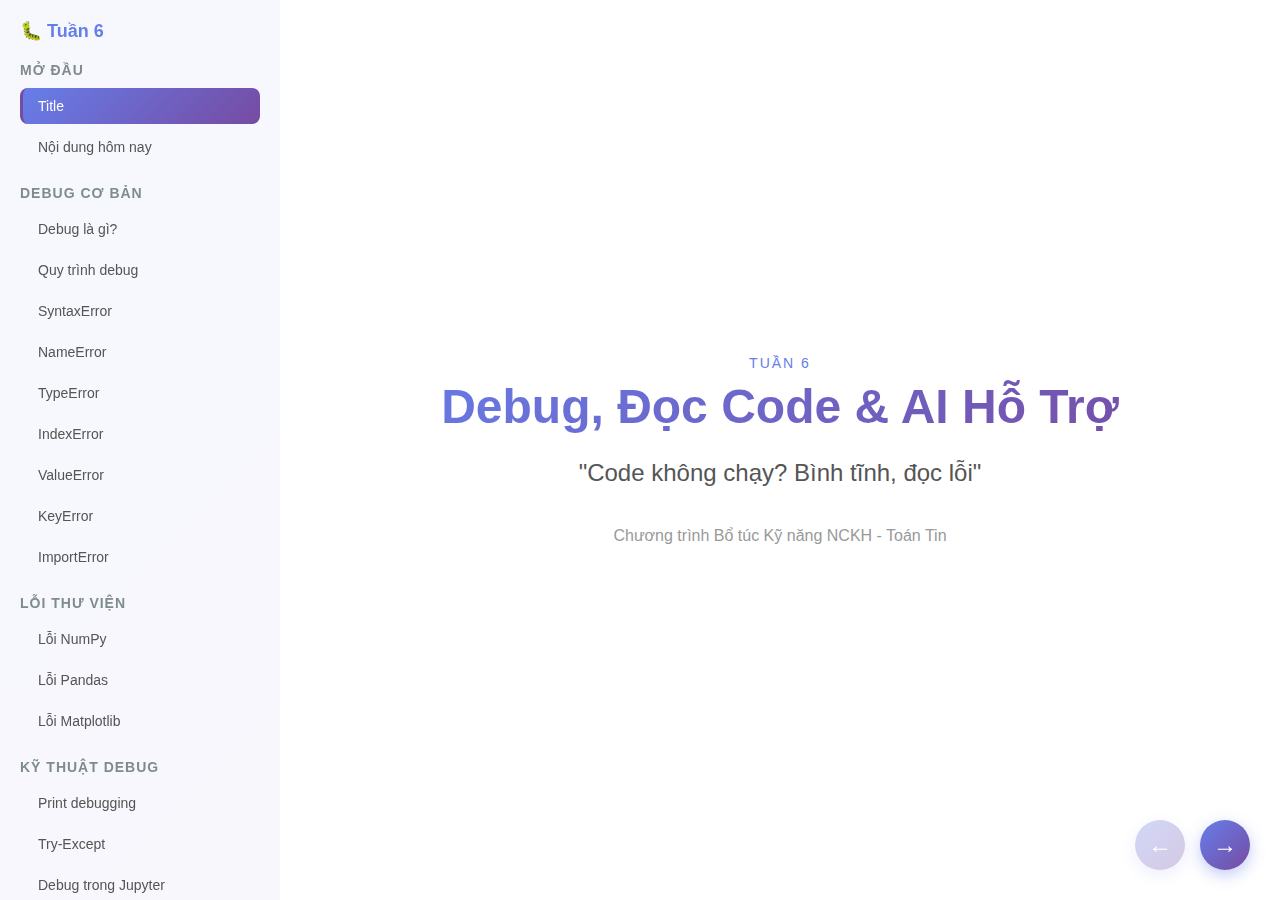
<file: slide_week6/index.html>
<!DOCTYPE html>
<html lang="vi">
<head>
    <meta charset="UTF-8">
    <meta name="viewport" content="width=device-width, initial-scale=1.0">
    <title>Tuần 6: Debug, Đọc Code & AI Hỗ Trợ</title>
    <style>
        * { margin: 0; padding: 0; box-sizing: border-box; }

        body {
            font-family: 'Segoe UI', Tahoma, Geneva, Verdana, sans-serif;
            background: linear-gradient(135deg, #667eea 0%, #764ba2 100%);
            color: #2c3e50;
            overflow: hidden;
        }

        .container { display: flex; height: 100vh; }

        /* Sidebar */
        .sidebar {
            width: 280px;
            background: rgba(255, 255, 255, 0.95);
            backdrop-filter: blur(10px);
            padding: 20px;
            overflow-y: auto;
            box-shadow: 2px 0 10px rgba(0, 0, 0, 0.1);
            transition: transform 0.3s ease;
        }

        .sidebar h2 { color: #667eea; margin-bottom: 20px; font-size: 18px; }
        .nav-section { margin-bottom: 20px; }
        .nav-section h3 {
            font-size: 14px; color: #7f8c8d; margin-bottom: 10px;
            text-transform: uppercase; letter-spacing: 1px;
        }

        .nav-item {
            padding: 10px 15px; margin: 5px 0; border-radius: 8px;
            cursor: pointer; transition: all 0.3s ease; font-size: 14px;
            color: #555; border-left: 3px solid transparent;
        }
        .nav-item:hover { background: #f0f4ff; border-left-color: #667eea; }
        .nav-item.active {
            background: linear-gradient(135deg, #667eea 0%, #764ba2 100%);
            color: white; border-left-color: #764ba2;
        }

        /* Main Content */
        .main-content { flex: 1; position: relative; overflow: hidden; }

        .slide {
            position: absolute; top: 0; left: 0; width: 100%; height: 100%;
            display: flex; flex-direction: column; justify-content: center;
            align-items: center; padding: 30px 60px; opacity: 0;
            transform: translateX(100%); transition: all 0.5s ease; background: white;
            overflow-y: auto;
        }
        .slide.active { opacity: 1; transform: translateX(0); z-index: 1; }
        .slide.prev { transform: translateX(-100%); }

        .slide-content { max-width: 1200px; width: 100%; text-align: center; }

        h1 {
            font-size: 48px; margin-bottom: 20px;
            background: linear-gradient(135deg, #667eea 0%, #764ba2 100%);
            -webkit-background-clip: text; -webkit-text-fill-color: transparent;
        }
        h2 { font-size: 32px; color: #2c3e50; margin-bottom: 15px; }
        h3 { font-size: 24px; color: #667eea; margin: 15px 0; }
        p { font-size: 18px; line-height: 1.6; color: #555; margin: 10px 0; }

        /* Table */
        table {
            width: 100%; max-width: 900px; margin: 20px auto;
            border-collapse: collapse; background: white; border-radius: 12px;
            overflow: hidden; box-shadow: 0 5px 15px rgba(0, 0, 0, 0.1);
        }
        th {
            background: linear-gradient(135deg, #667eea 0%, #764ba2 100%);
            color: white; padding: 12px; text-align: left; font-size: 15px;
        }
        td { padding: 12px; border-bottom: 1px solid #eee; font-size: 14px; }
        tr:last-child td { border-bottom: none; }
        tr:hover { background: #f8f9ff; }

        /* Code Block */
        .code-block {
            background: #1e1e1e; color: #d4d4d4; padding: 25px; border-radius: 12px;
            text-align: left; font-family: 'Courier New', monospace; font-size: 16px;
            line-height: 1.8; max-width: 800px; margin: 20px auto;
            box-shadow: 0 5px 15px rgba(0, 0, 0, 0.3); white-space: pre; overflow-x: auto;
        }
        .code-block .comment { color: #6a9955; }
        .code-block .keyword { color: #c586c0; }
        .code-block .string { color: #ce9178; }
        .code-block .function { color: #dcdcaa; }
        .code-block .number { color: #b5cea8; }
        .code-block .module { color: #4ec9b0; }
        .code-block .error { color: #f44747; font-weight: bold; }
        .code-block .error-msg { color: #f44747; }
        .code-block .fix { color: #4ec9b0; }
        .code-block .strikethrough { text-decoration: line-through; opacity: 0.5; }

        /* Error vs Fix pair */
        .error-fix-pair {
            display: flex; gap: 20px; justify-content: center;
            margin: 20px auto; max-width: 1000px; flex-wrap: wrap;
        }
        .error-box, .fix-box {
            flex: 1; min-width: 380px; border-radius: 12px; overflow: hidden;
        }
        .error-box .box-label, .fix-box .box-label {
            padding: 8px 15px; font-size: 14px; font-weight: bold; text-align: center;
        }
        .error-box .box-label { background: #e74c3c; color: white; }
        .fix-box .box-label { background: #2ecc71; color: white; }
        .error-box .code-block, .fix-box .code-block {
            margin: 0; border-radius: 0 0 12px 12px; font-size: 14px;
            line-height: 1.7; padding: 20px;
        }

        /* Info box */
        .info-box {
            background: linear-gradient(135deg, #667eea20 0%, #764ba220 100%);
            border-left: 4px solid #667eea;
            padding: 15px 20px; border-radius: 8px;
            margin: 15px auto; max-width: 800px; text-align: left; font-size: 15px;
        }
        .info-box.warning {
            background: linear-gradient(135deg, #f5923620 0%, #ff6b6b20 100%);
            border-left-color: #f59236;
        }
        .info-box.success {
            background: linear-gradient(135deg, #00b89420 0%, #00d4aa20 100%);
            border-left-color: #00b894;
        }
        .info-box.error {
            background: linear-gradient(135deg, #e74c3c20 0%, #c0392b20 100%);
            border-left-color: #e74c3c;
        }

        /* Compare layout */
        .compare-container {
            display: flex; gap: 20px; justify-content: center;
            margin: 20px auto; max-width: 1000px; flex-wrap: wrap;
        }
        .compare-box {
            flex: 1; min-width: 300px; background: #f8f9ff; border-radius: 12px;
            padding: 20px; text-align: left;
            box-shadow: 0 5px 15px rgba(0, 0, 0, 0.08);
        }
        .compare-box .code-block { margin: 10px 0; font-size: 13px; padding: 15px; max-width: 100%; border-radius: 12px; }

        /* Notebook badge */
        .notebook-badge {
            display: inline-block; margin-top: 15px; padding: 8px 20px;
            background: linear-gradient(135deg, #f39c12, #e67e22); color: white;
            border-radius: 25px; font-size: 13px; font-weight: bold;
        }

        /* Checklist */
        .checklist { text-align: left; max-width: 600px; margin: 20px auto; }
        .checklist-item {
            padding: 12px; margin: 8px 0; background: #f8f9ff;
            border-left: 4px solid #667eea; border-radius: 8px; font-size: 15px;
        }
        .checklist-item::before { content: "\2713 "; color: #667eea; font-weight: bold; margin-right: 10px; }

        /* Section divider */
        .section-divider {
            font-size: 14px; color: #667eea; text-transform: uppercase;
            letter-spacing: 2px; margin-bottom: 5px;
        }

        /* Step number badge */
        .step-num {
            display: inline-block; background: linear-gradient(135deg, #667eea, #764ba2);
            color: white; width: 36px; height: 36px; line-height: 36px;
            border-radius: 50%; font-weight: bold; font-size: 16px; margin-right: 10px;
        }

        /* Flowchart */
        .flow-container {
            display: flex; align-items: center; justify-content: center;
            gap: 10px; margin: 25px auto; max-width: 900px; flex-wrap: wrap;
        }
        .flow-step {
            background: linear-gradient(135deg, #667eea, #764ba2);
            color: white; padding: 15px 20px; border-radius: 12px;
            font-size: 15px; font-weight: bold; text-align: center; min-width: 150px;
        }
        .flow-arrow { font-size: 28px; color: #667eea; }

        /* Navigation Controls */
        .nav-controls {
            position: fixed; bottom: 30px; right: 30px;
            display: flex; gap: 15px; z-index: 1000;
        }
        .nav-btn {
            width: 50px; height: 50px; border-radius: 50%;
            background: linear-gradient(135deg, #667eea 0%, #764ba2 100%);
            color: white; border: none; font-size: 24px; cursor: pointer;
            transition: all 0.3s ease;
            box-shadow: 0 5px 15px rgba(102, 126, 234, 0.4);
        }
        .nav-btn:hover { transform: translateY(-3px); box-shadow: 0 8px 20px rgba(102, 126, 234, 0.6); }
        .nav-btn:disabled { opacity: 0.3; cursor: not-allowed; }

        /* Progress Bar */
        .progress-bar {
            position: fixed; top: 0; left: 280px; right: 0;
            height: 4px; background: rgba(255, 255, 255, 0.3); z-index: 1000;
        }
        .progress-fill {
            height: 100%;
            background: linear-gradient(90deg, #667eea 0%, #764ba2 100%);
            transition: width 0.3s ease;
        }

        /* Mobile */
        .sidebar-toggle {
            display: none; position: fixed; top: 20px; left: 20px;
            z-index: 2000; width: 40px; height: 40px; background: white;
            border-radius: 8px; border: none; cursor: pointer;
            box-shadow: 0 2px 10px rgba(0, 0, 0, 0.2);
        }

        @media (max-width: 768px) {
            .sidebar {
                position: fixed; left: 0; top: 0; bottom: 0;
                z-index: 1500; transform: translateX(-100%);
            }
            .sidebar.open { transform: translateX(0); }
            .sidebar-toggle { display: block; }
            .progress-bar { left: 0; }
            .slide { padding: 60px 15px 15px; }
            h1 { font-size: 32px; }
            h2 { font-size: 24px; }
            .compare-container, .error-fix-pair { flex-direction: column; }
        }

        ul, ol {
            text-align: left; max-width: 800px; margin: 15px auto; padding-left: 30px;
        }
        li { font-size: 16px; margin: 8px 0; line-height: 1.6; }

        /* Traceback box */
        .traceback-box {
            background: #1e1e1e; color: #d4d4d4; padding: 20px; border-radius: 12px;
            text-align: left; font-family: 'Courier New', monospace; font-size: 14px;
            line-height: 1.6; max-width: 800px; margin: 15px auto;
            box-shadow: 0 5px 15px rgba(0, 0, 0, 0.3); white-space: pre; overflow-x: auto;
            border-left: 4px solid #e74c3c;
        }
        .traceback-box .tb-header { color: #f44747; font-weight: bold; }
        .traceback-box .tb-file { color: #569cd6; }
        .traceback-box .tb-line { color: #dcdcaa; }
        .traceback-box .tb-error { color: #f44747; font-weight: bold; }

        /* Prompt box for AI */
        .prompt-box {
            background: #f0f4ff; border: 2px solid #667eea; border-radius: 12px;
            padding: 20px; max-width: 800px; margin: 15px auto; text-align: left;
        }
        .prompt-box .prompt-label {
            font-size: 13px; color: #667eea; font-weight: bold;
            text-transform: uppercase; letter-spacing: 1px; margin-bottom: 10px;
        }
        .prompt-box .prompt-text {
            font-size: 15px; color: #2c3e50; line-height: 1.6;
            font-family: 'Courier New', monospace; background: white;
            padding: 15px; border-radius: 8px; border: 1px solid #ddd;
        }
    </style>
</head>
<body>
    <div class="container">
        <!-- Sidebar -->
        <nav class="sidebar" id="sidebar">
            <h2>🐛 Tuần 6</h2>
            <div class="nav-section">
                <h3>Mở đầu</h3>
                <div class="nav-item" data-slide="0">Title</div>
                <div class="nav-item" data-slide="1">Nội dung hôm nay</div>
            </div>
            <div class="nav-section">
                <h3>Debug cơ bản</h3>
                <div class="nav-item" data-slide="2">Debug là gì?</div>
                <div class="nav-item" data-slide="3">Quy trình debug</div>
                <div class="nav-item" data-slide="4">SyntaxError</div>
                <div class="nav-item" data-slide="5">NameError</div>
                <div class="nav-item" data-slide="6">TypeError</div>
                <div class="nav-item" data-slide="7">IndexError</div>
                <div class="nav-item" data-slide="8">ValueError</div>
                <div class="nav-item" data-slide="9">KeyError</div>
                <div class="nav-item" data-slide="10">ImportError</div>
            </div>
            <div class="nav-section">
                <h3>Lỗi thư viện</h3>
                <div class="nav-item" data-slide="11">Lỗi NumPy</div>
                <div class="nav-item" data-slide="12">Lỗi Pandas</div>
                <div class="nav-item" data-slide="13">Lỗi Matplotlib</div>
            </div>
            <div class="nav-section">
                <h3>Kỹ thuật debug</h3>
                <div class="nav-item" data-slide="14">Print debugging</div>
                <div class="nav-item" data-slide="15">Try-Except</div>
                <div class="nav-item" data-slide="16">Debug trong Jupyter</div>
            </div>
            <div class="nav-section">
                <h3>Đọc code</h3>
                <div class="nav-item" data-slide="17">Tại sao đọc code?</div>
                <div class="nav-item" data-slide="18">Chiến lược đọc code</div>
            </div>
            <div class="nav-section">
                <h3>AI hỗ trợ</h3>
                <div class="nav-item" data-slide="19">AI tools</div>
                <div class="nav-item" data-slide="20">Prompt hiệu quả</div>
                <div class="nav-item" data-slide="21">Demo AI debug</div>
            </div>
            <div class="nav-section">
                <h3>Thực hành</h3>
                <div class="nav-item" data-slide="22">Bài tập: Tìm 5 lỗi</div>
                <div class="nav-item" data-slide="23">Output & BTVN</div>
            </div>
        </nav>

        <button class="sidebar-toggle" onclick="document.getElementById('sidebar').classList.toggle('open')">&#9776;</button>

        <div class="main-content">
            <div class="progress-bar"><div class="progress-fill" id="progressFill"></div></div>

            <!-- Slide 0: Title -->
            <div class="slide active" data-slide="0">
                <div class="slide-content">
                    <p class="section-divider">Tuần 6</p>
                    <h1>Debug, Đọc Code & AI Hỗ Trợ</h1>
                    <p style="font-size: 24px; margin: 20px 0;">"Code không chạy? Bình tĩnh, đọc lỗi"</p>
                    <p style="font-size: 16px; color: #999; margin-top: 30px;">Chương trình Bổ túc Kỹ năng NCKH - Toán Tin</p>
                </div>
            </div>

            <!-- Slide 1: Lịch trình -->
            <div class="slide" data-slide="1">
                <div class="slide-content">
                    <h2>Nội dung hôm nay</h2>
                    <table>
                        <tr><th>STT</th><th>Nội dung</th><th>Thời gian</th></tr>
                        <tr><td>1</td><td>Debug là gì? Quy trình debug</td><td>10 phút</td></tr>
                        <tr><td>2</td><td>7 lỗi Python cơ bản</td><td>25 phút</td></tr>
                        <tr><td>3</td><td>Lỗi thư viện: NumPy, Pandas, Matplotlib</td><td>20 phút</td></tr>
                        <tr><td>4</td><td>Kỹ thuật debug: print, try-except, Jupyter</td><td>20 phút</td></tr>
                        <tr><td>5</td><td>Đọc code người khác</td><td>15 phút</td></tr>
                        <tr><td>6</td><td>AI hỗ trợ debug & đọc code</td><td>15 phút</td></tr>
                        <tr><td>7</td><td>Bài tập: Tìm và sửa 5 lỗi</td><td>20 phút</td></tr>
                    </table>
                    <div class="notebook-badge">📓 Mở Notebook &rarr; tuan6_debug.ipynb</div>
                </div>
            </div>

            <!-- Slide 2: Debug là gì? -->
            <div class="slide" data-slide="2">
                <div class="slide-content">
                    <p class="section-divider">Phần 1</p>
                    <h2>Debug là gì?</h2>
                    <div class="info-box" style="text-align: center; font-size: 18px;">
                        <strong>Debug</strong> = Tìm và sửa lỗi (bug) trong code
                    </div>
                    <div class="compare-container">
                        <div class="compare-box">
                            <h3 style="color: #e74c3c;">Sai lầm thường gặp</h3>
                            <ul>
                                <li>"Code sai rồi, làm lại từ đầu!"</li>
                                <li>"Tôi không biết lỗi ở đâu"</li>
                                <li>Copy code người khác mà không hiểu</li>
                                <li>Hoảng loạn khi thấy lỗi đỏ</li>
                            </ul>
                        </div>
                        <div class="compare-box">
                            <h3 style="color: #2ecc71;">Tư duy đúng</h3>
                            <ul>
                                <li>Lỗi là bình thường, ai cũng gặp</li>
                                <li>Thông báo lỗi = <strong>bản đồ chỉ đường</strong></li>
                                <li>Đọc lỗi từ dưới lên</li>
                                <li>Google / AI là bạn, không phải kẻ thù</li>
                            </ul>
                        </div>
                    </div>
                    <div class="info-box success">
                        <strong>Fun fact:</strong> "Bug" đầu tiên là một con bướm bị kẹt trong máy tính Harvard Mark II (1947). Từ đó "debug" = gỡ lỗi!
                    </div>
                    <div class="notebook-badge">📓 Mở Notebook &rarr; Section 1</div>
                </div>
            </div>

            <!-- Slide 3: Quy trình debug -->
            <div class="slide" data-slide="3">
                <div class="slide-content">
                    <h2>Quy trình Debug 4 bước</h2>
                    <div class="flow-container">
                        <div class="flow-step"><span class="step-num">1</span><br>Đọc lỗi<br><small>(đọc từ dưới lên)</small></div>
                        <div class="flow-arrow">&rarr;</div>
                        <div class="flow-step"><span class="step-num">2</span><br>Xác định vị trí<br><small>(dòng nào, file nào)</small></div>
                        <div class="flow-arrow">&rarr;</div>
                        <div class="flow-step"><span class="step-num">3</span><br>Hiểu nguyên nhân<br><small>(tại sao sai?)</small></div>
                        <div class="flow-arrow">&rarr;</div>
                        <div class="flow-step"><span class="step-num">4</span><br>Sửa + Kiểm tra<br><small>(chạy lại để test)</small></div>
                    </div>
                    <div class="traceback-box"><span class="tb-header">Traceback (most recent call last):</span>
  <span class="tb-file">File "bai_tap.py", line 5</span>, in &lt;module&gt;    <span class="comment">&larr; (2) Vị trí: dòng 5</span>
    <span class="tb-line">ket_qua = tinh_tong(a, b)</span>           <span class="comment">&larr; (3) Code gây lỗi</span>
  <span class="tb-file">File "bai_tap.py", line 2</span>, in tinh_tong
    <span class="tb-line">return x + y</span>
<span class="tb-error">TypeError: can only concatenate str to str</span> <span class="comment">&larr; (1) Đọc đây trước!</span></div>
                    <div class="info-box warning">
                        <strong>Mẹo:</strong> Luôn đọc dòng <strong>cuối cùng</strong> của traceback trước - đó là loại lỗi và mô tả nguyên nhân!
                    </div>
                </div>
            </div>

            <!-- Slide 4: SyntaxError -->
            <div class="slide" data-slide="4">
                <div class="slide-content">
                    <h2><span class="step-num">1</span> SyntaxError</h2>
                    <p>Lỗi cú pháp - Python không hiểu code của bạn</p>
                    <div class="error-fix-pair">
                        <div class="error-box">
                            <div class="box-label">&#10060; Lỗi</div>
                            <div class="code-block"><span class="comment"># Thiếu dấu : sau for</span>
<span class="keyword">for</span> i <span class="keyword">in</span> <span class="function">range</span>(<span class="number">10</span>)
    <span class="function">print</span>(i)

<span class="comment"># Thiếu đóng ngoặc</span>
x = (<span class="number">1</span> + <span class="number">2</span>) * (<span class="number">3</span> + <span class="number">4</span>

<span class="comment"># Indent sai</span>
<span class="keyword">if</span> x > <span class="number">0</span>:
<span class="function">print</span>(<span class="string">"dương"</span>)</div>
                        </div>
                        <div class="fix-box">
                            <div class="box-label">&#9989; Sửa</div>
                            <div class="code-block"><span class="comment"># Thêm dấu :</span>
<span class="keyword">for</span> i <span class="keyword">in</span> <span class="function">range</span>(<span class="number">10</span>)<span class="fix">:</span>
    <span class="function">print</span>(i)

<span class="comment"># Đóng ngoặc</span>
x = (<span class="number">1</span> + <span class="number">2</span>) * (<span class="number">3</span> + <span class="number">4</span><span class="fix">)</span>

<span class="comment"># Thêm indent (4 spaces)</span>
<span class="keyword">if</span> x > <span class="number">0</span>:
<span class="fix">    </span><span class="function">print</span>(<span class="string">"dương"</span>)</div>
                        </div>
                    </div>
                    <div class="notebook-badge">📓 Mở Notebook &rarr; Section 2</div>
                </div>
            </div>

            <!-- Slide 5: NameError -->
            <div class="slide" data-slide="5">
                <div class="slide-content">
                    <h2><span class="step-num">2</span> NameError</h2>
                    <p>Biến chưa khai báo hoặc viết sai tên</p>
                    <div class="error-fix-pair">
                        <div class="error-box">
                            <div class="box-label">&#10060; Lỗi</div>
                            <div class="code-block"><span class="comment"># Sai tên hàm</span>
<span class="function">pirnt</span>(<span class="string">"Hello"</span>)
<span class="error-msg">NameError: name 'pirnt' is not defined</span>

<span class="comment"># Dùng biến chưa gán</span>
<span class="function">print</span>(ket_qua)
<span class="error-msg">NameError: name 'ket_qua' is not defined</span>

<span class="comment"># Biến chỉ có trong hàm</span>
<span class="keyword">def</span> <span class="function">tinh</span>():
    x = <span class="number">10</span>
<span class="function">print</span>(x)  <span class="comment"># x không tồn tại ở đây</span></div>
                        </div>
                        <div class="fix-box">
                            <div class="box-label">&#9989; Sửa</div>
                            <div class="code-block"><span class="comment"># Đúng tên hàm</span>
<span class="function">print</span>(<span class="string">"Hello"</span>)


<span class="comment"># Khai báo trước khi dùng</span>
ket_qua = <span class="number">42</span>
<span class="function">print</span>(ket_qua)

<span class="comment"># Dùng return</span>
<span class="keyword">def</span> <span class="function">tinh</span>():
    x = <span class="number">10</span>
    <span class="keyword">return</span> x
<span class="function">print</span>(<span class="function">tinh</span>())</div>
                        </div>
                    </div>
                    <div class="notebook-badge">📓 Mở Notebook &rarr; Section 3</div>
                </div>
            </div>

            <!-- Slide 6: TypeError -->
            <div class="slide" data-slide="6">
                <div class="slide-content">
                    <h2><span class="step-num">3</span> TypeError</h2>
                    <p>Sai kiểu dữ liệu - không thể thao tác giữa các kiểu khác nhau</p>
                    <div class="error-fix-pair">
                        <div class="error-box">
                            <div class="box-label">&#10060; Lỗi</div>
                            <div class="code-block"><span class="comment"># Cộng string với int</span>
tuoi = <span class="number">20</span>
<span class="function">print</span>(<span class="string">"Tuổi: "</span> + tuoi)
<span class="error-msg">TypeError: can only concatenate str to str</span>

<span class="comment"># Gọi 1 số như hàm</span>
x = <span class="number">5</span>
x(<span class="number">3</span>)
<span class="error-msg">TypeError: 'int' is not callable</span>

<span class="comment"># Truyền sai số lượng tham số</span>
<span class="keyword">def</span> <span class="function">cong</span>(a, b):
    <span class="keyword">return</span> a + b
<span class="function">cong</span>(<span class="number">1</span>)
<span class="error-msg">TypeError: missing 1 required argument</span></div>
                        </div>
                        <div class="fix-box">
                            <div class="box-label">&#9989; Sửa</div>
                            <div class="code-block"><span class="comment"># Dùng f-string hoặc str()</span>
tuoi = <span class="number">20</span>
<span class="function">print</span>(<span class="string">f"Tuổi: <span class="fix">{tuoi}</span>"</span>)


<span class="comment"># Không đặt trùng tên biến với hàm</span>
x = <span class="number">5</span>
y = x * <span class="number">3</span>  <span class="comment"># nhân, không phải gọi</span>


<span class="comment"># Truyền đủ tham số</span>
<span class="keyword">def</span> <span class="function">cong</span>(a, b):
    <span class="keyword">return</span> a + b
<span class="function">cong</span>(<span class="number">1</span>, <span class="fix"><span class="number">2</span></span>)</div>
                        </div>
                    </div>
                    <div class="notebook-badge">📓 Mở Notebook &rarr; Section 4</div>
                </div>
            </div>

            <!-- Slide 7: IndexError -->
            <div class="slide" data-slide="7">
                <div class="slide-content">
                    <h2><span class="step-num">4</span> IndexError</h2>
                    <p>Truy cập phần tử ngoài phạm vi của list/array</p>
                    <div class="error-fix-pair">
                        <div class="error-box">
                            <div class="box-label">&#10060; Lỗi</div>
                            <div class="code-block"><span class="comment"># List có 3 phần tử, index 0-2</span>
ds = [<span class="number">10</span>, <span class="number">20</span>, <span class="number">30</span>]
<span class="function">print</span>(ds[<span class="number">3</span>])
<span class="error-msg">IndexError: list index out of range</span>

<span class="comment"># Vòng lặp vượt quá độ dài</span>
<span class="keyword">for</span> i <span class="keyword">in</span> <span class="function">range</span>(<span class="function">len</span>(ds) + <span class="number">1</span>):
    <span class="function">print</span>(ds[i])  <span class="comment"># lỗi khi i = 3</span></div>
                        </div>
                        <div class="fix-box">
                            <div class="box-label">&#9989; Sửa</div>
                            <div class="code-block"><span class="comment"># Dùng index hợp lệ (0 đến len-1)</span>
ds = [<span class="number">10</span>, <span class="number">20</span>, <span class="number">30</span>]
<span class="function">print</span>(ds[<span class="fix"><span class="number">2</span></span>])   <span class="comment"># index cuối = len - 1</span>
<span class="function">print</span>(ds[<span class="fix"><span class="number">-1</span></span>])  <span class="comment"># hoặc dùng index âm</span>

<span class="comment"># Dùng range(len(ds)) không +1</span>
<span class="keyword">for</span> i <span class="keyword">in</span> <span class="function">range</span>(<span class="function">len</span>(ds)):
    <span class="function">print</span>(ds[i])

<span class="comment"># Hoặc tốt hơn: dùng for-in</span>
<span class="keyword">for</span> val <span class="keyword">in</span> ds:
    <span class="function">print</span>(val)</div>
                        </div>
                    </div>
                    <div class="notebook-badge">📓 Mở Notebook &rarr; Section 5</div>
                </div>
            </div>

            <!-- Slide 8: ValueError -->
            <div class="slide" data-slide="8">
                <div class="slide-content">
                    <h2><span class="step-num">5</span> ValueError</h2>
                    <p>Giá trị không hợp lệ cho phép toán/hàm</p>
                    <div class="error-fix-pair">
                        <div class="error-box">
                            <div class="box-label">&#10060; Lỗi</div>
                            <div class="code-block"><span class="comment"># Chuyển chuỗi thành số</span>
<span class="function">int</span>(<span class="string">"abc"</span>)
<span class="error-msg">ValueError: invalid literal for int()</span>

<span class="comment"># Căn bậc 2 số âm (math)</span>
<span class="keyword">import</span> <span class="module">math</span>
<span class="module">math</span>.<span class="function">sqrt</span>(-<span class="number">1</span>)
<span class="error-msg">ValueError: math domain error</span>

<span class="comment"># Unpack sai số lượng</span>
a, b = [<span class="number">1</span>, <span class="number">2</span>, <span class="number">3</span>]
<span class="error-msg">ValueError: too many values to unpack</span></div>
                        </div>
                        <div class="fix-box">
                            <div class="box-label">&#9989; Sửa</div>
                            <div class="code-block"><span class="comment"># Kiểm tra trước khi convert</span>
s = <span class="string">"abc"</span>
<span class="keyword">if</span> s.<span class="function">isdigit</span>():
    <span class="function">int</span>(s)

<span class="comment"># Dùng numpy cho số âm</span>
<span class="keyword">import</span> <span class="module">numpy</span> <span class="keyword">as</span> <span class="module">np</span>
<span class="module">np</span>.<span class="function">sqrt</span>(-<span class="number">1</span>)  <span class="comment"># trả về nan</span>

<span class="comment"># Unpack đúng số lượng</span>
a, b<span class="fix">, c</span> = [<span class="number">1</span>, <span class="number">2</span>, <span class="number">3</span>]</div>
                        </div>
                    </div>
                    <div class="notebook-badge">📓 Mở Notebook &rarr; Section 6</div>
                </div>
            </div>

            <!-- Slide 9: KeyError -->
            <div class="slide" data-slide="9">
                <div class="slide-content">
                    <h2><span class="step-num">6</span> KeyError</h2>
                    <p>Key không tồn tại trong dictionary</p>
                    <div class="error-fix-pair">
                        <div class="error-box">
                            <div class="box-label">&#10060; Lỗi</div>
                            <div class="code-block"><span class="comment"># Dict không có key</span>
sv = {<span class="string">"ten"</span>: <span class="string">"An"</span>, <span class="string">"tuoi"</span>: <span class="number">20</span>}
<span class="function">print</span>(sv[<span class="string">"diem"</span>])
<span class="error-msg">KeyError: 'diem'</span>

<span class="comment"># Sai tên key (hoa/thường)</span>
<span class="function">print</span>(sv[<span class="string">"Ten"</span>])  <span class="comment"># "Ten" != "ten"</span>
<span class="error-msg">KeyError: 'Ten'</span></div>
                        </div>
                        <div class="fix-box">
                            <div class="box-label">&#9989; Sửa</div>
                            <div class="code-block"><span class="comment"># Dùng .get() (trả về None nếu ko có)</span>
sv = {<span class="string">"ten"</span>: <span class="string">"An"</span>, <span class="string">"tuoi"</span>: <span class="number">20</span>}
<span class="function">print</span>(sv.<span class="function">get</span>(<span class="string">"diem"</span>, <span class="string">"Chưa có"</span>))

<span class="comment"># Kiểm tra key trước</span>
<span class="keyword">if</span> <span class="string">"diem"</span> <span class="keyword">in</span> sv:
    <span class="function">print</span>(sv[<span class="string">"diem"</span>])

<span class="comment"># Chú ý hoa/thường</span>
<span class="function">print</span>(sv[<span class="string">"ten"</span>])  <span class="comment"># đúng!</span></div>
                        </div>
                    </div>
                    <div class="notebook-badge">📓 Mở Notebook &rarr; Section 7</div>
                </div>
            </div>

            <!-- Slide 10: ImportError -->
            <div class="slide" data-slide="10">
                <div class="slide-content">
                    <h2><span class="step-num">7</span> ImportError / ModuleNotFoundError</h2>
                    <p>Module không tìm thấy hoặc chưa cài đặt</p>
                    <div class="error-fix-pair">
                        <div class="error-box">
                            <div class="box-label">&#10060; Lỗi</div>
                            <div class="code-block"><span class="comment"># Sai tên module</span>
<span class="keyword">import</span> <span class="module">numpyy</span>
<span class="error-msg">ModuleNotFoundError: No module named 'numpyy'</span>

<span class="comment"># Import hàm không tồn tại</span>
<span class="keyword">from</span> <span class="module">math</span> <span class="keyword">import</span> <span class="function">square_root</span>
<span class="error-msg">ImportError: cannot import name 'square_root'</span>

<span class="comment"># Module chưa cài</span>
<span class="keyword">import</span> <span class="module">seaborn</span>
<span class="error-msg">ModuleNotFoundError: No module named 'seaborn'</span></div>
                        </div>
                        <div class="fix-box">
                            <div class="box-label">&#9989; Sửa</div>
                            <div class="code-block"><span class="comment"># Đúng tên module</span>
<span class="keyword">import</span> <span class="module">numpy</span>


<span class="comment"># Đúng tên hàm (math.sqrt)</span>
<span class="keyword">from</span> <span class="module">math</span> <span class="keyword">import</span> <span class="function">sqrt</span>


<span class="comment"># Cài đặt trước khi import</span>
<span class="comment"># Trong terminal:</span>
<span class="fix">pip install seaborn</span>
<span class="comment"># Hoặc trong Jupyter/Colab:</span>
<span class="fix">!pip install seaborn</span></div>
                        </div>
                    </div>
                    <div class="notebook-badge">📓 Mở Notebook &rarr; Section 8</div>
                </div>
            </div>

            <!-- Slide 11: Lỗi NumPy -->
            <div class="slide" data-slide="11">
                <div class="slide-content">
                    <p class="section-divider">Lỗi thư viện</p>
                    <h2>Lỗi thường gặp với NumPy</h2>
                    <div class="error-fix-pair">
                        <div class="error-box">
                            <div class="box-label">&#10060; Các lỗi NumPy</div>
                            <div class="code-block"><span class="keyword">import</span> <span class="module">numpy</span> <span class="keyword">as</span> <span class="module">np</span>

<span class="comment"># 1. Shape mismatch (ValueError)</span>
a = <span class="module">np</span>.<span class="function">array</span>([<span class="number">1</span>, <span class="number">2</span>, <span class="number">3</span>])
b = <span class="module">np</span>.<span class="function">array</span>([<span class="number">1</span>, <span class="number">2</span>])
a + b
<span class="error-msg">ValueError: operands could not be broadcast
  together with shapes (3,) and (2,)</span>

<span class="comment"># 2. LinAlgError (ma trận suy biến)</span>
A = <span class="module">np</span>.<span class="function">array</span>([[<span class="number">1</span>,<span class="number">2</span>],[<span class="number">2</span>,<span class="number">4</span>]])
<span class="module">np</span>.linalg.<span class="function">inv</span>(A)
<span class="error-msg">LinAlgError: Singular matrix</span>

<span class="comment"># 3. AxisError</span>
c = <span class="module">np</span>.<span class="function">array</span>([<span class="number">1</span>,<span class="number">2</span>,<span class="number">3</span>])
<span class="module">np</span>.<span class="function">sum</span>(c, axis=<span class="number">1</span>)
<span class="error-msg">AxisError: axis 1 is out of bounds
  for array of dimension 1</span></div>
                        </div>
                        <div class="fix-box">
                            <div class="box-label">&#9989; Cách sửa</div>
                            <div class="code-block"><span class="keyword">import</span> <span class="module">numpy</span> <span class="keyword">as</span> <span class="module">np</span>

<span class="comment"># 1. Kiểm tra shape trước</span>
a = <span class="module">np</span>.<span class="function">array</span>([<span class="number">1</span>, <span class="number">2</span>, <span class="number">3</span>])
b = <span class="module">np</span>.<span class="function">array</span>([<span class="number">1</span>, <span class="number">2</span>, <span class="number">3</span>])  <span class="comment"># cùng shape</span>
<span class="function">print</span>(a.shape, b.shape)  <span class="comment"># debug</span>
a + b

<span class="comment"># 2. Kiểm tra det != 0</span>
A = <span class="module">np</span>.<span class="function">array</span>([[<span class="number">1</span>,<span class="number">2</span>],[<span class="number">3</span>,<span class="number">4</span>]])
<span class="function">print</span>(<span class="module">np</span>.linalg.<span class="function">det</span>(A)) <span class="comment"># != 0</span>
<span class="module">np</span>.linalg.<span class="function">inv</span>(A)

<span class="comment"># 3. Kiểm tra ndim trước</span>
c = <span class="module">np</span>.<span class="function">array</span>([[<span class="number">1</span>,<span class="number">2</span>],[<span class="number">3</span>,<span class="number">4</span>]])
<span class="function">print</span>(c.ndim)  <span class="comment"># 2 -&gt; axis=1 ok</span>
<span class="module">np</span>.<span class="function">sum</span>(c, axis=<span class="number">1</span>)</div>
                        </div>
                    </div>
                    <div class="info-box">
                        <strong>Mẹo:</strong> Luôn dùng <code>.shape</code> và <code>.ndim</code> để kiểm tra trước khi tính toán với NumPy!
                    </div>
                    <div class="notebook-badge">📓 Mở Notebook &rarr; Section 9</div>
                </div>
            </div>

            <!-- Slide 12: Lỗi Pandas -->
            <div class="slide" data-slide="12">
                <div class="slide-content">
                    <h2>Lỗi thường gặp với Pandas</h2>
                    <div class="error-fix-pair">
                        <div class="error-box">
                            <div class="box-label">&#10060; Các lỗi Pandas</div>
                            <div class="code-block"><span class="keyword">import</span> <span class="module">pandas</span> <span class="keyword">as</span> <span class="module">pd</span>
df = <span class="module">pd</span>.<span class="function">read_csv</span>(<span class="string">'diem.csv'</span>)

<span class="comment"># 1. KeyError - sai tên cột</span>
df[<span class="string">'toan'</span>]  <span class="comment"># cột tên 'Toan' (hoa T)</span>
<span class="error-msg">KeyError: 'toan'</span>

<span class="comment"># 2. FileNotFoundError</span>
<span class="module">pd</span>.<span class="function">read_csv</span>(<span class="string">'sai_ten.csv'</span>)
<span class="error-msg">FileNotFoundError: [Errno 2]
  No such file or directory: 'sai_ten.csv'</span>

<span class="comment"># 3. SettingWithCopyWarning</span>
df2 = df[df[<span class="string">'Toan'</span>] > <span class="number">5</span>]
df2[<span class="string">'XepLoai'</span>] = <span class="string">'Dat'</span>
<span class="error-msg">SettingWithCopyWarning: A value is
  trying to be set on a copy of a slice</span></div>
                        </div>
                        <div class="fix-box">
                            <div class="box-label">&#9989; Cách sửa</div>
                            <div class="code-block"><span class="keyword">import</span> <span class="module">pandas</span> <span class="keyword">as</span> <span class="module">pd</span>
df = <span class="module">pd</span>.<span class="function">read_csv</span>(<span class="string">'diem.csv'</span>)

<span class="comment"># 1. Kiểm tra tên cột</span>
<span class="function">print</span>(df.columns.<span class="function">tolist</span>())
df[<span class="string">'Toan'</span>]  <span class="comment"># đúng tên chính xác</span>


<span class="comment"># 2. Kiểm tra đường dẫn</span>
<span class="keyword">import</span> <span class="module">os</span>
<span class="function">print</span>(<span class="module">os</span>.<span class="function">listdir</span>(<span class="string">'.'</span>))  <span class="comment"># xem file</span>
<span class="module">pd</span>.<span class="function">read_csv</span>(<span class="string">'diem_sinh_vien.csv'</span>)

<span class="comment"># 3. Dùng .copy() hoặc .loc</span>
df2 = df[df[<span class="string">'Toan'</span>] > <span class="number">5</span>]<span class="fix">.copy()</span>
df2[<span class="string">'XepLoai'</span>] = <span class="string">'Dat'</span>
<span class="comment"># Hoặc:</span>
df.<span class="function">loc</span>[df[<span class="string">'Toan'</span>]><span class="number">5</span>, <span class="string">'XepLoai'</span>] = <span class="string">'Dat'</span></div>
                        </div>
                    </div>
                    <div class="info-box">
                        <strong>Mẹo:</strong> Dùng <code>df.columns</code>, <code>df.dtypes</code>, <code>df.head()</code> để kiểm tra trước khi thao tác!
                    </div>
                    <div class="notebook-badge">📓 Mở Notebook &rarr; Section 10</div>
                </div>
            </div>

            <!-- Slide 13: Lỗi Matplotlib -->
            <div class="slide" data-slide="13">
                <div class="slide-content">
                    <h2>Lỗi thường gặp với Matplotlib</h2>
                    <div class="error-fix-pair">
                        <div class="error-box">
                            <div class="box-label">&#10060; Các lỗi Matplotlib</div>
                            <div class="code-block"><span class="keyword">import</span> <span class="module">matplotlib.pyplot</span> <span class="keyword">as</span> <span class="module">plt</span>

<span class="comment"># 1. x và y khác độ dài</span>
x = [<span class="number">1</span>, <span class="number">2</span>, <span class="number">3</span>]
y = [<span class="number">10</span>, <span class="number">20</span>]
<span class="module">plt</span>.<span class="function">plot</span>(x, y)
<span class="error-msg">ValueError: x and y must have same
  first dimension</span>

<span class="comment"># 2. Không hiện hình (script)</span>
<span class="module">plt</span>.<span class="function">plot</span>([<span class="number">1</span>,<span class="number">2</span>,<span class="number">3</span>])
<span class="comment"># Không thấy gì cả...</span>

<span class="comment"># 3. Sai kiểu dữ liệu</span>
<span class="module">plt</span>.<span class="function">bar</span>([<span class="string">'A'</span>,<span class="string">'B'</span>], <span class="string">"hello"</span>)
<span class="error-msg">TypeError: only size-1 arrays can be
  converted to Python scalars</span></div>
                        </div>
                        <div class="fix-box">
                            <div class="box-label">&#9989; Cách sửa</div>
                            <div class="code-block"><span class="keyword">import</span> <span class="module">matplotlib.pyplot</span> <span class="keyword">as</span> <span class="module">plt</span>

<span class="comment"># 1. Đảm bảo cùng độ dài</span>
x = [<span class="number">1</span>, <span class="number">2</span>, <span class="number">3</span>]
y = [<span class="number">10</span>, <span class="number">20</span>, <span class="fix"><span class="number">30</span></span>]
<span class="function">print</span>(<span class="function">len</span>(x), <span class="function">len</span>(y))  <span class="comment"># debug</span>
<span class="module">plt</span>.<span class="function">plot</span>(x, y)

<span class="comment"># 2. Thêm plt.show() hoặc %matplotlib</span>
<span class="module">plt</span>.<span class="function">plot</span>([<span class="number">1</span>,<span class="number">2</span>,<span class="number">3</span>])
<span class="fix"><span class="module">plt</span>.<span class="function">show</span>()</span>
<span class="comment"># Trong Jupyter: %matplotlib inline</span>

<span class="comment"># 3. Truyền đúng kiểu (list số)</span>
<span class="module">plt</span>.<span class="function">bar</span>([<span class="string">'A'</span>,<span class="string">'B'</span>], <span class="fix">[<span class="number">10</span>, <span class="number">20</span>]</span>)</div>
                        </div>
                    </div>
                    <div class="info-box">
                        <strong>Mẹo:</strong> Luôn <code>print(len(x), len(y))</code> trước khi <code>plt.plot(x, y)</code> và nhớ gọi <code>plt.show()</code>!
                    </div>
                    <div class="notebook-badge">📓 Mở Notebook &rarr; Section 11</div>
                </div>
            </div>

            <!-- Slide 14: Print debugging -->
            <div class="slide" data-slide="14">
                <div class="slide-content">
                    <p class="section-divider">Kỹ thuật Debug</p>
                    <h2>Print Debugging</h2>
                    <p>Kỹ thuật đơn giản nhất: dùng <code>print()</code> để "nhìn thấy" giá trị của biến</p>
                    <div class="code-block"><span class="comment"># Hàm tính trung bình - KẾT QUẢ SAI, tại sao?</span>
<span class="keyword">def</span> <span class="function">trung_binh</span>(ds):
    tong = <span class="number">0</span>
    <span class="keyword">for</span> i <span class="keyword">in</span> <span class="function">range</span>(<span class="number">1</span>, <span class="function">len</span>(ds)):   <span class="comment"># BUG: bắt đầu từ 1, bỏ qua ds[0]</span>
        tong += ds[i]
        <span class="fix"><span class="function">print</span>(<span class="string">f"i={i}, ds[i]={ds[i]}, tong={tong}"</span>)</span>  <span class="comment"># &larr; THÊM DÒNG NÀY</span>
    tb = tong / <span class="function">len</span>(ds)
    <span class="fix"><span class="function">print</span>(<span class="string">f"tong={tong}, len={<span class="function">len</span>(ds)}, tb={tb}"</span>)</span>   <span class="comment"># &larr; VÀ DÒNG NÀY</span>
    <span class="keyword">return</span> tb

<span class="function">print</span>(<span class="function">trung_binh</span>([<span class="number">10</span>, <span class="number">20</span>, <span class="number">30</span>]))
<span class="comment"># Output:
# i=1, ds[i]=20, tong=20      &larr; Thiếu ds[0]=10!
# i=2, ds[i]=30, tong=50
# tong=50, len=3, tb=16.67    &larr; Đúng ra phải là 20.0
# =&gt; Bug: range(1,...) bỏ qua phần tử đầu tiên!</span></div>
                    <div class="info-box success">
                        <strong>Tip:</strong> Sau khi fix xong, <strong>xóa các dòng print debug</strong> để code sạch!
                    </div>
                    <div class="notebook-badge">📓 Mở Notebook &rarr; Section 12</div>
                </div>
            </div>

            <!-- Slide 15: Try-Except -->
            <div class="slide" data-slide="15">
                <div class="slide-content">
                    <h2>Try - Except</h2>
                    <p>Bắt lỗi có kiểm soát - không để chương trình crash</p>
                    <div class="compare-container">
                        <div class="compare-box">
                            <h3 style="color: #e74c3c;">Không bắt lỗi</h3>
                            <div class="code-block"><span class="comment"># Chương trình crash ngay!</span>
so = <span class="function">input</span>(<span class="string">"Nhập số: "</span>)
kq = <span class="number">100</span> / <span class="function">int</span>(so)
<span class="function">print</span>(kq)

<span class="comment"># Nhập "abc" &rarr; CRASH!
# Nhập "0"   &rarr; CRASH!</span></div>
                        </div>
                        <div class="compare-box">
                            <h3 style="color: #2ecc71;">Có bắt lỗi</h3>
                            <div class="code-block"><span class="keyword">try</span>:
    so = <span class="function">input</span>(<span class="string">"Nhập số: "</span>)
    kq = <span class="number">100</span> / <span class="function">int</span>(so)
    <span class="function">print</span>(kq)
<span class="keyword">except</span> <span class="module">ValueError</span>:
    <span class="function">print</span>(<span class="string">"Vui lòng nhập số!"</span>)
<span class="keyword">except</span> <span class="module">ZeroDivisionError</span>:
    <span class="function">print</span>(<span class="string">"Không thể chia cho 0!"</span>)</div>
                        </div>
                    </div>
                    <div class="code-block"><span class="comment"># Mẫu try-except đầy đủ</span>
<span class="keyword">try</span>:
    <span class="comment"># Code có thể lỗi</span>
    ket_qua = thao_tac_nguy_hiem()
<span class="keyword">except</span> <span class="module">LoaiLoi1</span> <span class="keyword">as</span> e:
    <span class="function">print</span>(<span class="string">f"Lỗi 1: {e}"</span>)        <span class="comment"># Xử lý lỗi cụ thể</span>
<span class="keyword">except</span> <span class="module">Exception</span> <span class="keyword">as</span> e:
    <span class="function">print</span>(<span class="string">f"Lỗi chung: {e}"</span>)    <span class="comment"># Bắt mọi lỗi còn lại</span>
<span class="keyword">finally</span>:
    <span class="function">print</span>(<span class="string">"Luôn chạy dòng này"</span>)  <span class="comment"># Dọn dẹp, đóng file, ...</span></div>
                    <div class="notebook-badge">📓 Mở Notebook &rarr; Section 13</div>
                </div>
            </div>

            <!-- Slide 16: Debug trong Jupyter -->
            <div class="slide" data-slide="16">
                <div class="slide-content">
                    <h2>Debug trong Jupyter Notebook</h2>
                    <div class="compare-container">
                        <div class="compare-box">
                            <h3>Kỹ thuật 1: Chạy từng cell</h3>
                            <ul>
                                <li>Chia code thành nhiều cell nhỏ</li>
                                <li>Chạy từng cell để tìm cell bị lỗi</li>
                                <li>Xem giá trị biến ở cuối mỗi cell</li>
                            </ul>
                            <div class="code-block"><span class="comment"># Cell 1: Tạo dữ liệu</span>
data = [<span class="number">1</span>, <span class="number">2</span>, <span class="number">3</span>]
data  <span class="comment"># Jupyter tự in ra</span></div>
                            <div class="code-block"><span class="comment"># Cell 2: Xử lý</span>
total = <span class="function">sum</span>(data)
total  <span class="comment"># Kiểm tra</span></div>
                        </div>
                        <div class="compare-box">
                            <h3>Kỹ thuật 2: Magic commands</h3>
                            <div class="code-block"><span class="comment"># Xem traceback chi tiết</span>
<span class="fix">%tb</span>

<span class="comment"># Mở debugger sau khi lỗi</span>
<span class="fix">%debug</span>

<span class="comment"># Tự động debug khi có lỗi</span>
<span class="fix">%pdb on</span>

<span class="comment"># Đo thời gian chạy</span>
<span class="fix">%time</span> <span class="module">np</span>.<span class="function">sum</span>(big_array)
<span class="fix">%%timeit</span>
<span class="module">np</span>.<span class="function">sum</span>(big_array)</div>
                        </div>
                    </div>
                    <div class="info-box">
                        <strong>Tip:</strong> Trong Jupyter, gọi <code>tên_biến?</code> để xem thông tin, <code>tên_hàm??</code> để xem source code!
                    </div>
                    <div class="notebook-badge">📓 Mở Notebook &rarr; Section 14</div>
                </div>
            </div>

            <!-- Slide 17: Tại sao đọc code? -->
            <div class="slide" data-slide="17">
                <div class="slide-content">
                    <p class="section-divider">Đọc Code</p>
                    <h2>Tại sao cần đọc code người khác?</h2>
                    <div class="compare-container">
                        <div class="compare-box" style="text-align: center;">
                            <h3>Trong học tập</h3>
                            <ul>
                                <li>Học cách người giỏi viết code</li>
                                <li>Hiểu bài tập mẫu / code giảng viên</li>
                                <li>Đọc code trên Stack Overflow, GitHub</li>
                            </ul>
                        </div>
                        <div class="compare-box" style="text-align: center;">
                            <h3>Trong nghiên cứu</h3>
                            <ul>
                                <li>Reproduce kết quả bài báo</li>
                                <li>Tiếp tục project người khác</li>
                                <li>Review code đồng nghiệp</li>
                            </ul>
                        </div>
                        <div class="compare-box" style="text-align: center;">
                            <h3>Trong công việc</h3>
                            <ul>
                                <li>Join dự án có sẵn</li>
                                <li>Debug code không phải mình viết</li>
                                <li>Học thư viện / framework mới</li>
                            </ul>
                        </div>
                    </div>
                    <div class="info-box success">
                        <strong>Thực tế:</strong> Lập trình viên đọc code <strong>nhiều hơn</strong> viết code. Tỉ lệ trung bình: đọc 10 dòng, viết 1 dòng!
                    </div>
                </div>
            </div>

            <!-- Slide 18: Chiến lược đọc code -->
            <div class="slide" data-slide="18">
                <div class="slide-content">
                    <h2>Chiến lược đọc code hiệu quả</h2>
                    <div class="flow-container">
                        <div class="flow-step" style="background: #e74c3c;">Bước 1<br><small>Đọc README / comment</small></div>
                        <div class="flow-arrow">&rarr;</div>
                        <div class="flow-step" style="background: #f39c12;">Bước 2<br><small>Tìm input / output</small></div>
                        <div class="flow-arrow">&rarr;</div>
                        <div class="flow-step" style="background: #2ecc71;">Bước 3<br><small>Theo luồng chính</small></div>
                        <div class="flow-arrow">&rarr;</div>
                        <div class="flow-step" style="background: #3498db;">Bước 4<br><small>Đọc chi tiết từng hàm</small></div>
                    </div>
                    <div class="code-block"><span class="comment"># THỬ ĐỌC ĐOẠN CODE NÀY - đoán output trước khi chạy!</span>

<span class="keyword">def</span> <span class="function">bi_an</span>(n):
    <span class="keyword">if</span> n <= <span class="number">1</span>:
        <span class="keyword">return</span> n
    <span class="keyword">return</span> <span class="function">bi_an</span>(n - <span class="number">1</span>) + <span class="function">bi_an</span>(n - <span class="number">2</span>)

ket_qua = [<span class="function">bi_an</span>(i) <span class="keyword">for</span> i <span class="keyword">in</span> <span class="function">range</span>(<span class="number">8</span>)]
<span class="function">print</span>(ket_qua)

<span class="comment"># Gợi ý: Thử chạy tay với n = 0, 1, 2, 3, 4
# bi_an(0) = ?    bi_an(1) = ?
# bi_an(2) = bi_an(1) + bi_an(0) = ?
# ...
# Dãy này là gì? 🤔</span></div>
                    <div class="info-box">
                        <strong>Tip:</strong> Khi đọc code, đừng viết ra giấy! Kẻ bảng giá trị của biến qua từng bước (trace table).
                    </div>
                    <div class="notebook-badge">📓 Mở Notebook &rarr; Section 15</div>
                </div>
            </div>

            <!-- Slide 19: AI tools -->
            <div class="slide" data-slide="19">
                <div class="slide-content">
                    <p class="section-divider">AI Hỗ Trợ</p>
                    <h2>AI Tools cho lập trình</h2>
                    <table>
                        <tr><th>Tool</th><th>Miễn phí?</th><th>Điểm mạnh</th><th>Dùng khi</th></tr>
                        <tr>
                            <td><strong>ChatGPT</strong></td>
                            <td>Có (giới hạn)</td>
                            <td>Đa dụng, phổ biến</td>
                            <td>Hỏi chung, giải thích code</td>
                        </tr>
                        <tr>
                            <td><strong>Claude</strong></td>
                            <td>Có (giới hạn)</td>
                            <td>Chính xác, phân tích dài</td>
                            <td>Debug, đọc code phức tạp</td>
                        </tr>
                        <tr>
                            <td><strong>GitHub Copilot</strong></td>
                            <td>Miễn phí (SV)</td>
                            <td>Gợi ý code real-time</td>
                            <td>Viết code trong VS Code</td>
                        </tr>
                        <tr>
                            <td><strong>Google Gemini</strong></td>
                            <td>Có</td>
                            <td>Tích hợp Google</td>
                            <td>Tìm kiếm + code</td>
                        </tr>
                    </table>
                    <div class="info-box warning">
                        <strong>Lưu ý quan trọng:</strong> AI có thể <strong>sai</strong>! Luôn kiểm tra kết quả của AI trước khi dùng. AI là <strong>trợ lý</strong>, không phải <strong>thay thế</strong> việc hiểu code.
                    </div>
                </div>
            </div>

            <!-- Slide 20: Prompt hiệu quả -->
            <div class="slide" data-slide="20">
                <div class="slide-content">
                    <h2>Cách dùng AI hiệu quả</h2>
                    <div class="error-fix-pair">
                        <div class="error-box">
                            <div class="box-label">&#10060; Prompt xấu</div>
                            <div class="prompt-box" style="border-color: #e74c3c;">
                                <div class="prompt-label" style="color: #e74c3c;">User</div>
                                <div class="prompt-text">"Code bị lỗi, sửa giùm"</div>
                            </div>
                            <div class="prompt-box" style="border-color: #e74c3c;">
                                <div class="prompt-label" style="color: #e74c3c;">User</div>
                                <div class="prompt-text">"Làm bài tập số 5 cho tôi"</div>
                            </div>
                        </div>
                        <div class="fix-box">
                            <div class="box-label">&#9989; Prompt tốt</div>
                            <div class="prompt-box" style="border-color: #2ecc71;">
                                <div class="prompt-label" style="color: #2ecc71;">User</div>
                                <div class="prompt-text">"Tôi có đoạn code Python sau:
[paste code]
Khi chạy, tôi gặp lỗi:
[paste traceback]
Hãy giải thích lỗi này và gợi ý
cách sửa."</div>
                            </div>
                            <div class="prompt-box" style="border-color: #2ecc71;">
                                <div class="prompt-label" style="color: #2ecc71;">User</div>
                                <div class="prompt-text">"Giải thích đoạn code sau làm gì,
từng dòng một:
[paste code]"</div>
                            </div>
                        </div>
                    </div>
                    <div class="info-box success">
                        <strong>Công thức prompt debug:</strong> Code + Lỗi + Mục tiêu = Kết quả tốt
                    </div>
                    <div class="notebook-badge">📓 Mở Notebook &rarr; Section 16</div>
                </div>
            </div>

            <!-- Slide 21: Demo AI debug -->
            <div class="slide" data-slide="21">
                <div class="slide-content">
                    <h2>Demo: AI giải thích lỗi</h2>
                    <div class="prompt-box">
                        <div class="prompt-label">Prompt gửi cho AI</div>
                        <div class="prompt-text">Tôi có đoạn code Python:

import numpy as np
import matplotlib.pyplot as plt

x = np.linspace(0, 10, 50)
y = np.sin(x)
z = np.cos(x)

plt.plot(x, y, z)
plt.title("Sin và Cos")
plt.show()

Khi chạy, đồ thị không đúng như mong đợi.
Thay vì 2 đường sin và cos, chỉ thấy 1
đường lạ. Giải thích và sửa giùm.</div>
                    </div>
                    <div class="info-box success">
                        <strong>AI sẽ giải thích:</strong> <code>plt.plot(x, y, z)</code> hiểu <code>z</code> là format string, không phải dữ liệu thứ 2. Sửa: gọi <code>plt.plot()</code> 2 lần riêng biệt.
                    </div>
                    <div class="code-block"><span class="comment"># Code đã sửa (theo gợi ý AI)</span>
<span class="module">plt</span>.<span class="function">plot</span>(x, y, <span class="keyword">label</span>=<span class="string">'sin(x)'</span>)
<span class="module">plt</span>.<span class="function">plot</span>(x, z, <span class="keyword">label</span>=<span class="string">'cos(x)'</span>)
<span class="module">plt</span>.<span class="function">legend</span>()
<span class="module">plt</span>.<span class="function">title</span>(<span class="string">"Sin và Cos"</span>)
<span class="module">plt</span>.<span class="function">show</span>()</div>
                    <div class="notebook-badge">📓 Mở Notebook &rarr; Section 17</div>
                </div>
            </div>

            <!-- Slide 22: Bài tập tìm 5 lỗi -->
            <div class="slide" data-slide="22">
                <div class="slide-content">
                    <p class="section-divider">Thực hành</p>
                    <h2>Bài tập: Tìm và sửa 5 lỗi!</h2>
                    <p>Đoạn code dưới đây vẽ biểu đồ điểm sinh viên nhưng có <strong>5 lỗi</strong>. Tìm và sửa hết!</p>
                    <div class="code-block"><span class="keyword">import</span> <span class="module">numpy</span> <span class="keyword">as</span> <span class="module">np</span>
<span class="keyword">import</span> <span class="module">matplotlib.pyplt</span> <span class="keyword">as</span> <span class="module">plt</span>            <span class="comment"># 🔍 Lỗi 1: ???</span>
<span class="keyword">import</span> <span class="module">pandas</span> <span class="keyword">as</span> <span class="module">pd</span>

df = pd.<span class="function">read_csv</span>(<span class="string">'diem_sinh_vien.csv'</span>)

<span class="comment"># Vẽ histogram điểm Toán</span>
plt.<span class="function">figure</span>(figsize=(<span class="number">10</span>, <span class="number">6</span>))
plt.<span class="function">hist</span>(df[<span class="string">'toan'</span>], bins=<span class="number">10</span>)              <span class="comment"># 🔍 Lỗi 2: ???</span>
plt.<span class="function">title</span>(<span class="string">'Phân phối điểm Toán'</span>)

<span class="comment"># Vẽ scatter Toán vs Lý</span>
x = df[<span class="string">'Toan'</span>].<span class="function">values</span>
y = df[<span class="string">'Ly'</span>].<span class="function">values</span>
colors = df[<span class="string">'Hoa'</span>].<span class="function">values</span>

plt.<span class="function">figure</span>(figsize=(<span class="number">8</span>, <span class="number">6</span>))
plt.<span class="function">scatter</span>(x, y, c=colors)
plt.<span class="function">xlabel</span>(<span class="string">'Toán'</span>)
plt.<span class="function">ylabel</span>(<span class="string">'Lý'</span>)
plt.<span class="function">title</span>(<span class="string">'Tương quan Toán - Lý'</span>)

<span class="comment"># Tính trung bình và in</span>
mon = [<span class="string">'Toan'</span>, <span class="string">'Ly'</span>, <span class="string">'Hoa'</span>, <span class="string">'Anh'</span>]
<span class="keyword">for</span> m <span class="keyword">in</span> mon
    tb = df[m].<span class="function">mean</span>()                      <span class="comment"># 🔍 Lỗi 3: ???</span>
    <span class="function">print</span>(<span class="string">"TB "</span> + m + <span class="string">": "</span> + tb)             <span class="comment"># 🔍 Lỗi 4: ???</span>

<span class="comment"># Vẽ bar chart trung bình</span>
tb_list = [df[m].<span class="function">mean</span>() <span class="keyword">for</span> m <span class="keyword">in</span> mon]
plt.<span class="function">figure</span>(figsize=(<span class="number">8</span>, <span class="number">5</span>))
plt.<span class="function">bar</span>(mon, tb_list)
plt.<span class="function">title</span>(<span class="string">'Điểm trung bình các môn'</span>)
plt.<span class="function">savefig</span>                                  <span class="comment"># 🔍 Lỗi 5: ???</span>
plt.<span class="function">show</span>()</div>
                    <div class="info-box warning">
                        <strong>Gợi ý các loại lỗi:</strong> ImportError, KeyError, SyntaxError, TypeError, và 1 lỗi gọi hàm sai. Dùng kỹ thuật debug đã học để tìm!
                    </div>
                    <div class="notebook-badge">📓 Mở Notebook &rarr; Section 18 (có code chạy được)</div>
                </div>
            </div>

            <!-- Slide 23: Output & BTVN -->
            <div class="slide" data-slide="23">
                <div class="slide-content">
                    <h2>Output buổi học</h2>
                    <div class="checklist">
                        <div class="checklist-item">Biết đọc thông báo lỗi Python (traceback)</div>
                        <div class="checklist-item">Nhận diện 7 loại lỗi cơ bản + lỗi thư viện</div>
                        <div class="checklist-item">Biết dùng print(), try-except để debug</div>
                        <div class="checklist-item">Có chiến lược đọc code người khác</div>
                        <div class="checklist-item">Biết dùng AI hỗ trợ debug và đọc code</div>
                    </div>
                    <h3>Bài tập về nhà</h3>
                    <ol>
                        <li>Tìm 1 đoạn code Python trên GitHub (liên quan toán học)</li>
                        <li>Đọc hiểu và giải thích bằng comment (viết bằng tiếng Việt)</li>
                        <li>Thử dùng AI (ChatGPT/Claude) để hỏi về đoạn code đó</li>
                        <li>Nộp: link GitHub + file code có comment</li>
                    </ol>
                    <div class="info-box success">
                        <strong>Tuần sau:</strong> Đại số tuyến tính qua code - "Ma trận không chỉ ở trong phim"
                    </div>
                </div>
            </div>

        </div>
    </div>

    <!-- Navigation Controls -->
    <div class="nav-controls">
        <button class="nav-btn" id="prevBtn" onclick="prevSlide()">&#8592;</button>
        <button class="nav-btn" id="nextBtn" onclick="nextSlide()">&#8594;</button>
    </div>

    <script>
        let currentSlide = 0;
        const totalSlides = 24;

        function updateSlide() {
            document.querySelectorAll('.slide').forEach((s, i) => {
                s.classList.remove('active', 'prev');
                if (i === currentSlide) s.classList.add('active');
                else if (i < currentSlide) s.classList.add('prev');
            });
            document.querySelectorAll('.nav-item').forEach(item => {
                item.classList.toggle('active', parseInt(item.dataset.slide) === currentSlide);
            });
            document.getElementById('prevBtn').disabled = currentSlide === 0;
            document.getElementById('nextBtn').disabled = currentSlide === totalSlides - 1;
            document.getElementById('progressFill').style.width = ((currentSlide / (totalSlides - 1)) * 100) + '%';
        }

        function nextSlide() { if (currentSlide < totalSlides - 1) { currentSlide++; updateSlide(); } }
        function prevSlide() { if (currentSlide > 0) { currentSlide--; updateSlide(); } }

        document.querySelectorAll('.nav-item').forEach(item => {
            item.addEventListener('click', () => {
                currentSlide = parseInt(item.dataset.slide);
                updateSlide();
                document.getElementById('sidebar').classList.remove('open');
            });
        });

        document.addEventListener('keydown', e => {
            if (e.key === 'ArrowRight' || e.key === ' ') { e.preventDefault(); nextSlide(); }
            if (e.key === 'ArrowLeft') { e.preventDefault(); prevSlide(); }
        });

        updateSlide();
    </script>
</body>
</html>
</file>
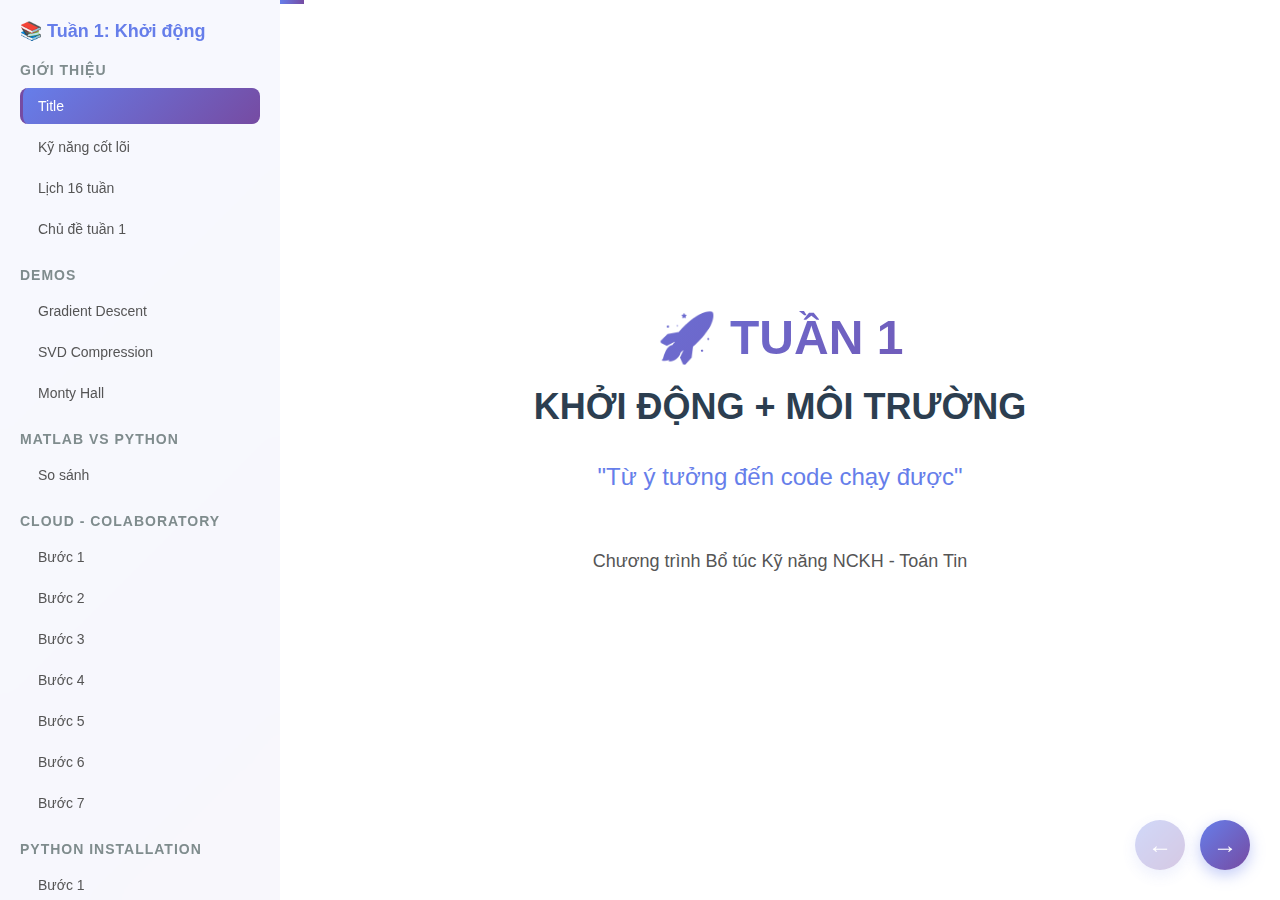
<file: week1-slides.html>
<!DOCTYPE html>
<html lang="vi">
<head>
    <meta charset="UTF-8">
    <meta name="viewport" content="width=device-width, initial-scale=1.0">
    <title>Tuần 1: Khởi động + Môi trường - NCKH Toán Tin</title>
    <style>
        * {
            margin: 0;
            padding: 0;
            box-sizing: border-box;
        }

        body {
            font-family: 'Segoe UI', Tahoma, Geneva, Verdana, sans-serif;
            background: linear-gradient(135deg, #667eea 0%, #764ba2 100%);
            color: #2c3e50;
            overflow: hidden;
        }

        .container {
            display: flex;
            height: 100vh;
        }

        /* Sidebar Navigation */
        .sidebar {
            width: 280px;
            background: rgba(255, 255, 255, 0.95);
            backdrop-filter: blur(10px);
            padding: 20px;
            overflow-y: auto;
            box-shadow: 2px 0 10px rgba(0, 0, 0, 0.1);
            transition: transform 0.3s ease;
        }

        .sidebar h2 {
            color: #667eea;
            margin-bottom: 20px;
            font-size: 18px;
        }

        .nav-section {
            margin-bottom: 20px;
        }

        .nav-section h3 {
            font-size: 14px;
            color: #7f8c8d;
            margin-bottom: 10px;
            text-transform: uppercase;
            letter-spacing: 1px;
        }

        .nav-item {
            padding: 10px 15px;
            margin: 5px 0;
            border-radius: 8px;
            cursor: pointer;
            transition: all 0.3s ease;
            font-size: 14px;
            color: #555;
            border-left: 3px solid transparent;
        }

        .nav-item:hover {
            background: #f0f4ff;
            border-left-color: #667eea;
        }

        .nav-item.active {
            background: linear-gradient(135deg, #667eea 0%, #764ba2 100%);
            color: white;
            border-left-color: #764ba2;
        }

        /* Main Content */
        .main-content {
            flex: 1;
            position: relative;
            overflow: hidden;
        }

        .slide {
            position: absolute;
            top: 0;
            left: 0;
            width: 100%;
            height: 100%;
            display: flex;
            flex-direction: column;
            justify-content: center;
            align-items: center;
            padding: 60px;
            opacity: 0;
            transform: translateX(100%);
            transition: all 0.5s ease;
            background: white;
        }

        .slide.active {
            opacity: 1;
            transform: translateX(0);
            z-index: 1;
        }

        .slide.prev {
            transform: translateX(-100%);
        }

        /* Slide Content */
        .slide-content {
            max-width: 1200px;
            width: 100%;
            text-align: center;
        }

        h1 {
            font-size: 48px;
            color: #667eea;
            margin-bottom: 20px;
            background: linear-gradient(135deg, #667eea 0%, #764ba2 100%);
            -webkit-background-clip: text;
            -webkit-text-fill-color: transparent;
        }

        h2 {
            font-size: 36px;
            color: #2c3e50;
            margin-bottom: 30px;
        }

        h3 {
            font-size: 24px;
            color: #667eea;
            margin: 20px 0;
        }

        p {
            font-size: 18px;
            line-height: 1.6;
            color: #555;
            margin: 15px 0;
        }

        /* Image Styles */
        .image-container {
            margin: 30px auto;
            max-width: 100%;
            text-align: center;
        }

        .image-container img {
            max-width: 90%;
            max-height: 60vh;
            border-radius: 12px;
            box-shadow: 0 10px 30px rgba(0, 0, 0, 0.2);
        }

        .caption {
            margin-top: 20px;
            font-size: 16px;
            color: #666;
            font-style: italic;
        }

        /* Demo iframe container */
        .demo-container {
            width: 100%;
            max-width: 1000px;
            margin: 30px auto;
            position: relative;
        }

        .iframe-wrapper {
            position: relative;
            width: 100%;
            height: 600px;
            border-radius: 12px;
            overflow: hidden;
            box-shadow: 0 10px 30px rgba(0, 0, 0, 0.2);
        }

        .iframe-wrapper iframe {
            width: 100%;
            height: 100%;
            border: none;
        }

        .demo-preview {
            position: absolute;
            top: 0;
            left: 0;
            width: 100%;
            height: 100%;
            background: linear-gradient(135deg, #667eea 0%, #764ba2 100%);
            display: flex;
            flex-direction: column;
            justify-content: center;
            align-items: center;
            cursor: pointer;
            transition: all 0.3s ease;
        }

        .demo-preview:hover {
            transform: scale(1.02);
        }

        .demo-preview.hidden {
            display: none;
        }

        .demo-preview-icon {
            font-size: 64px;
            color: white;
            margin-bottom: 20px;
        }

        .demo-preview-text {
            font-size: 24px;
            color: white;
            font-weight: bold;
        }

        .demo-loading {
            position: absolute;
            top: 0;
            left: 0;
            width: 100%;
            height: 100%;
            background: rgba(102, 126, 234, 0.9);
            display: none;
            flex-direction: column;
            justify-content: center;
            align-items: center;
            z-index: 10;
        }

        .demo-loading.show {
            display: flex;
        }

        .spinner {
            border: 4px solid rgba(255, 255, 255, 0.3);
            border-top: 4px solid white;
            border-radius: 50%;
            width: 50px;
            height: 50px;
            animation: spin 1s linear infinite;
            margin-bottom: 20px;
        }

        @keyframes spin {
            0% { transform: rotate(0deg); }
            100% { transform: rotate(360deg); }
        }

        .demo-error {
            display: none;
            padding: 20px;
            background: #ff6b6b;
            color: white;
            border-radius: 8px;
            margin-top: 20px;
        }

        .demo-error.show {
            display: block;
        }

        .open-new-tab-btn {
            display: inline-block;
            margin-top: 20px;
            padding: 12px 30px;
            background: linear-gradient(135deg, #667eea 0%, #764ba2 100%);
            color: white;
            text-decoration: none;
            border-radius: 25px;
            font-size: 16px;
            transition: all 0.3s ease;
        }

        .open-new-tab-btn:hover {
            transform: translateY(-2px);
            box-shadow: 0 5px 15px rgba(102, 126, 234, 0.4);
        }

        /* Table Styles */
        table {
            width: 100%;
            max-width: 900px;
            margin: 30px auto;
            border-collapse: collapse;
            background: white;
            border-radius: 12px;
            overflow: hidden;
            box-shadow: 0 5px 15px rgba(0, 0, 0, 0.1);
        }

        th {
            background: linear-gradient(135deg, #667eea 0%, #764ba2 100%);
            color: white;
            padding: 15px;
            text-align: left;
            font-size: 16px;
        }

        td {
            padding: 15px;
            border-bottom: 1px solid #eee;
            font-size: 15px;
        }

        tr:last-child td {
            border-bottom: none;
        }

        tr:hover {
            background: #f8f9ff;
        }

        /* Code Block */
        .code-block {
            background: #2d2d2d;
            color: #f8f8f2;
            padding: 30px;
            border-radius: 12px;
            text-align: left;
            font-family: 'Courier New', monospace;
            font-size: 16px;
            line-height: 1.6;
            max-width: 800px;
            margin: 30px auto;
            box-shadow: 0 5px 15px rgba(0, 0, 0, 0.3);
            white-space: pre;
            overflow-x: auto;
        }

        .code-block .comment {
            color: #6a9955;
        }

        .code-block .keyword {
            color: #c586c0;
        }

        .code-block .string {
            color: #ce9178;
        }

        .code-block .function {
            color: #dcdcaa;
        }

        /* Navigation Controls */
        .nav-controls {
            position: fixed;
            bottom: 30px;
            right: 30px;
            display: flex;
            gap: 15px;
            z-index: 1000;
        }

        .nav-btn {
            width: 50px;
            height: 50px;
            border-radius: 50%;
            background: linear-gradient(135deg, #667eea 0%, #764ba2 100%);
            color: white;
            border: none;
            font-size: 24px;
            cursor: pointer;
            transition: all 0.3s ease;
            box-shadow: 0 5px 15px rgba(102, 126, 234, 0.4);
        }

        .nav-btn:hover {
            transform: translateY(-3px);
            box-shadow: 0 8px 20px rgba(102, 126, 234, 0.6);
        }

        .nav-btn:disabled {
            opacity: 0.3;
            cursor: not-allowed;
        }

        /* Progress Bar */
        .progress-bar {
            position: fixed;
            top: 0;
            left: 280px;
            right: 0;
            height: 4px;
            background: rgba(255, 255, 255, 0.3);
            z-index: 1000;
        }

        .progress-fill {
            height: 100%;
            background: linear-gradient(90deg, #667eea 0%, #764ba2 100%);
            transition: width 0.3s ease;
        }

        /* Mobile Sidebar Toggle */
        .sidebar-toggle {
            display: none;
            position: fixed;
            top: 20px;
            left: 20px;
            z-index: 2000;
            width: 40px;
            height: 40px;
            background: white;
            border-radius: 8px;
            border: none;
            cursor: pointer;
            box-shadow: 0 2px 10px rgba(0, 0, 0, 0.2);
        }

        /* Responsive */
        @media (max-width: 768px) {
            .sidebar {
                position: fixed;
                left: 0;
                top: 0;
                bottom: 0;
                z-index: 1500;
                transform: translateX(-100%);
            }

            .sidebar.open {
                transform: translateX(0);
            }

            .sidebar-toggle {
                display: block;
            }

            .progress-bar {
                left: 0;
            }

            .slide {
                padding: 80px 20px 20px;
            }

            h1 {
                font-size: 32px;
            }

            h2 {
                font-size: 24px;
            }

            .image-container img {
                max-width: 100%;
            }

            .nav-controls {
                bottom: 20px;
                right: 20px;
            }

            .nav-btn {
                width: 40px;
                height: 40px;
                font-size: 18px;
            }
        }

        /* Checklist */
        .checklist {
            text-align: left;
            max-width: 600px;
            margin: 30px auto;
        }

        .checklist-item {
            padding: 15px;
            margin: 10px 0;
            background: #f8f9ff;
            border-left: 4px solid #667eea;
            border-radius: 8px;
            font-size: 16px;
        }

        .checklist-item::before {
            content: "✓ ";
            color: #667eea;
            font-weight: bold;
            margin-right: 10px;
        }
    </style>
</head>
<body>
    <div class="container">
        <!-- Sidebar Navigation -->
        <nav class="sidebar" id="sidebar">
            <h2>📚 Tuần 1: Khởi động</h2>

            <div class="nav-section">
                <h3>Giới thiệu</h3>
                <div class="nav-item" data-slide="0">Title</div>
                <div class="nav-item" data-slide="1">Kỹ năng cốt lõi</div>
                <div class="nav-item" data-slide="2">Lịch 16 tuần</div>
                <div class="nav-item" data-slide="3">Chủ đề tuần 1</div>
            </div>

            <div class="nav-section">
                <h3>Demos</h3>
                <div class="nav-item" data-slide="4">Gradient Descent</div>
                <div class="nav-item" data-slide="5">SVD Compression</div>
                <div class="nav-item" data-slide="6">Monty Hall</div>
            </div>

            <div class="nav-section">
                <h3>MATLAB vs Python</h3>
                <div class="nav-item" data-slide="7">So sánh</div>
            </div>

            <div class="nav-section">
                <h3>Cloud - Colaboratory</h3>
                <div class="nav-item" data-slide="8">Bước 1</div>
                <div class="nav-item" data-slide="9">Bước 2</div>
                <div class="nav-item" data-slide="10">Bước 3</div>
                <div class="nav-item" data-slide="11">Bước 4</div>
                <div class="nav-item" data-slide="12">Bước 5</div>
                <div class="nav-item" data-slide="13">Bước 6</div>
                <div class="nav-item" data-slide="14">Bước 7</div>
            </div>

            <div class="nav-section">
                <h3>Python Installation</h3>
                <div class="nav-item" data-slide="15">Bước 1</div>
                <div class="nav-item" data-slide="16">Bước 2</div>
                <div class="nav-item" data-slide="17">Bước 3</div>
                <div class="nav-item" data-slide="18">Bước 4</div>
                <div class="nav-item" data-slide="19">Bước 5</div>
                <div class="nav-item" data-slide="20">Bước 6</div>
                <div class="nav-item" data-slide="21">Bước 7</div>
                <div class="nav-item" data-slide="22">Bước 8</div>
            </div>

            <div class="nav-section">
                <h3>VSCode Installation</h3>
                <div class="nav-item" data-slide="23">Bước 1</div>
                <div class="nav-item" data-slide="24">Bước 2</div>
                <div class="nav-item" data-slide="25">Bước 3</div>
                <div class="nav-item" data-slide="26">Bước 4</div>
                <div class="nav-item" data-slide="27">Bước 5</div>
                <div class="nav-item" data-slide="28">Bước 6</div>
                <div class="nav-item" data-slide="29">Bước 7</div>
                <div class="nav-item" data-slide="30">Bước 8</div>
                <div class="nav-item" data-slide="31">Bước 9</div>
                <div class="nav-item" data-slide="32">Bước 10</div>
                <div class="nav-item" data-slide="33">Bước 11</div>
                <div class="nav-item" data-slide="34">Bước 12</div>
                <div class="nav-item" data-slide="35">Bước 13</div>
                <div class="nav-item" data-slide="36">Bước 14</div>
                <div class="nav-item" data-slide="37">Bước 15</div>
                <div class="nav-item" data-slide="38">Bước 16</div>
                <div class="nav-item" data-slide="39">Bước 17</div>
            </div>

            <div class="nav-section">
                <h3>Tổng kết</h3>
                <div class="nav-item" data-slide="40">Code đầu tiên</div>
                <div class="nav-item" data-slide="41">Output & Bài tập</div>
            </div>
        </nav>

        <!-- Main Content -->
        <main class="main-content">
            <!-- Progress Bar -->
            <div class="progress-bar">
                <div class="progress-fill" id="progressFill"></div>
            </div>

            <!-- Slides -->
            <div class="slides-container" id="slidesContainer">

                <!-- Slide 0: Title -->
                <div class="slide active" data-slide="0">
                    <div class="slide-content">
                        <h1>🚀 TUẦN 1</h1>
                        <h2>KHỞI ĐỘNG + MÔI TRƯỜNG</h2>
                        <p style="font-size: 24px; margin-top: 30px; color: #667eea;">
                            "Từ ý tưởng đến code chạy được"
                        </p>
                        <p style="margin-top: 50px; font-size: 18px;">
                            Chương trình Bổ túc Kỹ năng NCKH - Toán Tin
                        </p>
                    </div>
                </div>

                <!-- Slide 1: Brochure - Kỹ năng cốt lõi -->
                <div class="slide" data-slide="1">
                    <div class="slide-content">
                        <h2>Chương trình 16 tuần với 6 nhóm kỹ năng cốt lõi</h2>
                        <div class="image-container">
                            <img src="brochure/brochure_vn.png" alt="6 nhóm kỹ năng">
                        </div>
                    </div>
                </div>

                <!-- Slide 2: Schedule 16 weeks -->
                <div class="slide" data-slide="2">
                    <div class="slide-content">
                        <h2>Lịch học 16 tuần</h2>
                        <div class="image-container">
                            <img src="brochure/schedule_16weeks.png" alt="Lịch 16 tuần">
                        </div>
                    </div>
                </div>

                <!-- Slide 3: Tuần 1 Overview -->
                <div class="slide" data-slide="3">
                    <div class="slide-content">
                        <h2>🎯 Chủ đề Tuần 1</h2>
                        <table>
                            <tr>
                                <th>Thời gian</th>
                                <th>Nội dung</th>
                            </tr>
                            <tr>
                                <td>15 phút</td>
                                <td>Giới thiệu chương trình</td>
                            </tr>
                            <tr>
                                <td>20 phút</td>
                                <td>Demo project hoàn chỉnh</td>
                            </tr>
                            <tr>
                                <td>20 phút</td>
                                <td>So sánh MATLAB vs Python</td>
                            </tr>
                            <tr>
                                <td>45 phút</td>
                                <td>Giới thiệu môi trường làm việc</td>
                            </tr>
                            <tr>
                                <td>30 phút</td>
                                <td>Chạy code đầu tiên</td>
                            </tr>
                        </table>
                    </div>
                </div>

                <!-- Slide 4: Demo 1 - Gradient Descent -->
                <div class="slide" data-slide="4">
                    <div class="slide-content">
                        <h2>🎨 Demo 1: Tối ưu hóa - Gradient Descent</h2>
                        <p>Thuật toán "lăn xuống đáy hũ" - Trực quan hóa đạo hàm</p>
                        <div class="demo-container">
                            <div class="iframe-wrapper">
                                <div class="demo-preview" onclick="loadDemo(4)">
                                    <div class="demo-preview-icon">▶️</div>
                                    <div class="demo-preview-text">Click để xem Demo</div>
                                </div>
                                <div class="demo-loading">
                                    <div class="spinner"></div>
                                    <div style="color: white; font-size: 18px;">Đang tải demo...</div>
                                </div>
                                <iframe class="demo-iframe" data-src="https://phuocepu.github.io/nckh_d20/gradient-descent/"></iframe>
                            </div>
                            <div class="demo-error">
                                ⚠️ Không thể tải demo trong iframe. Vui lòng dùng nút "Mở trong tab mới" bên dưới.
                            </div>
                        </div>
                        <a href="https://phuocepu.github.io/nckh_d20/gradient-descent/" target="_blank" class="open-new-tab-btn">
                            🔗 Mở trong tab mới
                        </a>
                    </div>
                </div>

                <!-- Slide 5: Demo 2 - SVD -->
                <div class="slide" data-slide="5">
                    <div class="slide-content">
                        <h2>🎨 Demo 2: Đại số tuyến tính - SVD Image Compression</h2>
                        <p>Nén ảnh bằng ma trận - Từ 1MB xuống 100KB vẫn rõ nét!</p>
                        <div class="demo-container">
                            <div class="iframe-wrapper">
                                <div class="demo-preview" onclick="loadDemo(5)">
                                    <div class="demo-preview-icon">▶️</div>
                                    <div class="demo-preview-text">Click để xem Demo</div>
                                </div>
                                <div class="demo-loading">
                                    <div class="spinner"></div>
                                    <div style="color: white; font-size: 18px;">Đang tải demo...</div>
                                </div>
                                <iframe class="demo-iframe" data-src="https://phuocepu.github.io/nckh_d20/svd-image-compression/"></iframe>
                            </div>
                            <div class="demo-error">
                                ⚠️ Không thể tải demo trong iframe. Vui lòng dùng nút "Mở trong tab mới" bên dưới.
                            </div>
                        </div>
                        <a href="https://phuocepu.github.io/nckh_d20/svd-image-compression/" target="_blank" class="open-new-tab-btn">
                            🔗 Mở trong tab mới
                        </a>
                    </div>
                </div>

                <!-- Slide 6: Demo 3 - Monty Hall -->
                <div class="slide" data-slide="6">
                    <div class="slide-content">
                        <h2>🎨 Demo 3: Xác suất - Monty Hall Problem</h2>
                        <p>Đổi cửa thắng 66.7% - Phản trực giác!</p>
                        <div class="demo-container">
                            <div class="iframe-wrapper">
                                <div class="demo-preview" onclick="loadDemo(6)">
                                    <div class="demo-preview-icon">▶️</div>
                                    <div class="demo-preview-text">Click để xem Demo</div>
                                </div>
                                <div class="demo-loading">
                                    <div class="spinner"></div>
                                    <div style="color: white; font-size: 18px;">Đang tải demo...</div>
                                </div>
                                <iframe class="demo-iframe" data-src="https://phuocepu.github.io/nckh_d20/monty-hall-game/"></iframe>
                            </div>
                            <div class="demo-error">
                                ⚠️ Không thể tải demo trong iframe. Vui lòng dùng nút "Mở trong tab mới" bên dưới.
                            </div>
                        </div>
                        <a href="https://phuocepu.github.io/nckh_d20/monty-hall-game/" target="_blank" class="open-new-tab-btn">
                            🔗 Mở trong tab mới
                        </a>
                    </div>
                </div>

                <!-- Slide 7: MATLAB vs Python -->
                <div class="slide" data-slide="7">
                    <div class="slide-content">
                        <h2>🔍 MATLAB vs Python</h2>
                        <table>
                            <tr>
                                <th>Tiêu chí</th>
                                <th>MATLAB</th>
                                <th>Python</th>
                            </tr>
                            <tr>
                                <td>💰 Giá</td>
                                <td>Trả phí (đắt)</td>
                                <td>Miễn phí</td>
                            </tr>
                            <tr>
                                <td>👥 Cộng đồng</td>
                                <td>Học thuật</td>
                                <td>Rộng lớn (AI, Web, Data...)</td>
                            </tr>
                            <tr>
                                <td>⚙️ Cú pháp</td>
                                <td>Gần Toán hơn</td>
                                <td>Đa dụng hơn</td>
                            </tr>
                            <tr>
                                <td>🤖 Thư viện ML/AI</td>
                                <td>Có nhưng hạn chế</td>
                                <td>Rất mạnh (TensorFlow, PyTorch)</td>
                            </tr>
                        </table>
                        <p style="margin-top: 30px; font-size: 18px; color: #667eea;">
                            💡 "Khóa này focus Python, nhưng kỹ năng tư duy chuyển sang MATLAB dễ dàng"
                        </p>
                    </div>
                </div>

                <!-- Colaboratory Slides (8-14) -->
                <div class="slide" data-slide="8">
                    <div class="slide-content">
                        <h2>☁️ Google Colaboratory - Bước 1</h2>
                        <div class="image-container">
                            <img src="collaboratory/1.png" alt="Colab step 1">
                            <p class="caption">Bước 1: Truy cập Google Drive (drive.google.com)</p>
                        </div>
                    </div>
                </div>

                <div class="slide" data-slide="9">
                    <div class="slide-content">
                        <h2>☁️ Google Colaboratory - Bước 2</h2>
                        <div class="image-container">
                            <img src="collaboratory/2.png" alt="Colab step 2">
                            <p class="caption">Bước 2: Click nút 'New' và chọn 'Connect more apps'</p>
                        </div>
                    </div>
                </div>

                <div class="slide" data-slide="10">
                    <div class="slide-content">
                        <h2>☁️ Google Colaboratory - Bước 3</h2>
                        <div class="image-container">
                            <img src="collaboratory/3.png" alt="Colab step 3">
                            <p class="caption">Bước 3: Tìm kiếm 'Colaboratory' trong Marketplace</p>
                        </div>
                    </div>
                </div>

                <div class="slide" data-slide="11">
                    <div class="slide-content">
                        <h2>☁️ Google Colaboratory - Bước 4</h2>
                        <div class="image-container">
                            <img src="collaboratory/4.png" alt="Colab step 4">
                            <p class="caption">Bước 4: Tìm thấy Google Colaboratory, click để cài đặt</p>
                        </div>
                    </div>
                </div>

                <div class="slide" data-slide="12">
                    <div class="slide-content">
                        <h2>☁️ Google Colaboratory - Bước 5</h2>
                        <div class="image-container">
                            <img src="collaboratory/5.png" alt="Colab step 5">
                            <p class="caption">Bước 5: Google Colaboratory đã được kết nối</p>
                        </div>
                    </div>
                </div>

                <div class="slide" data-slide="13">
                    <div class="slide-content">
                        <h2>☁️ Google Colaboratory - Bước 6</h2>
                        <div class="image-container">
                            <img src="collaboratory/6.png" alt="Colab step 6">
                            <p class="caption">Bước 6: Tạo notebook mới: New → More → Google Colaboratory</p>
                        </div>
                    </div>
                </div>

                <div class="slide" data-slide="14">
                    <div class="slide-content">
                        <h2>☁️ Google Colaboratory - Bước 7</h2>
                        <div class="image-container">
                            <img src="collaboratory/7.png" alt="Colab step 7">
                            <p class="caption">Bước 7: Viết code và chạy trong Colab notebook (miễn phí!)</p>
                        </div>
                    </div>
                </div>

                <!-- Python Installation Slides (15-22) -->
                <div class="slide" data-slide="15">
                    <div class="slide-content">
                        <h2>🐍 Cài đặt Python - Bước 1</h2>
                        <div class="image-container">
                            <img src="python_installation/python_1.png" alt="Python step 1">
                            <p class="caption">Bước 1: Truy cập python.org và click 'Download'</p>
                        </div>
                    </div>
                </div>

                <div class="slide" data-slide="16">
                    <div class="slide-content">
                        <h2>🐍 Cài đặt Python - Bước 2</h2>
                        <div class="image-container">
                            <img src="python_installation/python_2.png" alt="Python step 2">
                            <p class="caption">Bước 2: Chọn phiên bản mới nhất cho Windows</p>
                        </div>
                    </div>
                </div>

                <div class="slide" data-slide="17">
                    <div class="slide-content">
                        <h2>🐍 Cài đặt Python - Bước 3</h2>
                        <div class="image-container">
                            <img src="python_installation/python_3.png" alt="Python step 3">
                            <p class="caption">Bước 3: Danh sách các phiên bản Python</p>
                        </div>
                    </div>
                </div>

                <div class="slide" data-slide="18">
                    <div class="slide-content">
                        <h2>🐍 Cài đặt Python - Bước 4</h2>
                        <div class="image-container">
                            <img src="python_installation/python_4.png" alt="Python step 4">
                            <p class="caption">Bước 4: Tìm file installer trong thư mục Downloads</p>
                        </div>
                    </div>
                </div>

                <div class="slide" data-slide="19">
                    <div class="slide-content">
                        <h2>🐍 Cài đặt Python - Bước 5</h2>
                        <div class="image-container">
                            <img src="python_installation/python_5.png" alt="Python step 5">
                            <p class="caption">Bước 5: Click phải và chọn 'Open' (hoặc 'Run as administrator')</p>
                        </div>
                    </div>
                </div>

                <div class="slide" data-slide="20">
                    <div class="slide-content">
                        <h2>🐍 Cài đặt Python - Bước 6</h2>
                        <div class="image-container">
                            <img src="python_installation/python_6.png" alt="Python step 6">
                            <p class="caption">⚠️ Bước 6: QUAN TRỌNG: Check 'Add Python 3.14 to PATH', sau đó click 'Install Now'</p>
                        </div>
                    </div>
                </div>

                <div class="slide" data-slide="21">
                    <div class="slide-content">
                        <h2>🐍 Cài đặt Python - Bước 7</h2>
                        <div class="image-container">
                            <img src="python_installation/python_7.png" alt="Python step 7">
                            <p class="caption">Bước 7: Mở Command Prompt (gõ 'cmd' trong Windows Search)</p>
                        </div>
                    </div>
                </div>

                <div class="slide" data-slide="22">
                    <div class="slide-content">
                        <h2>🐍 Cài đặt Python - Bước 8</h2>
                        <div class="image-container">
                            <img src="python_installation/python_8.png" alt="Python step 8">
                            <p class="caption">Bước 8: Kiểm tra cài đặt: gõ 'python --version' và 'pip --version'</p>
                        </div>
                    </div>
                </div>

                <!-- VSCode Installation Slides (23-39) -->
                <div class="slide" data-slide="23">
                    <div class="slide-content">
                        <h2>💻 Cài đặt VSCode - Bước 1</h2>
                        <div class="image-container">
                            <img src="vscode_installation/vscode_1.png" alt="VSCode step 1">
                            <p class="caption">Bước 1: Truy cập code.visualstudio.com</p>
                        </div>
                    </div>
                </div>

                <div class="slide" data-slide="24">
                    <div class="slide-content">
                        <h2>💻 Cài đặt VSCode - Bước 2</h2>
                        <div class="image-container">
                            <img src="vscode_installation/vscode_2.png" alt="VSCode step 2">
                            <p class="caption">Bước 2: Click 'Download for Windows' và đợi tải xong</p>
                        </div>
                    </div>
                </div>

                <div class="slide" data-slide="25">
                    <div class="slide-content">
                        <h2>💻 Cài đặt VSCode - Bước 3</h2>
                        <div class="image-container">
                            <img src="vscode_installation/vscode_3.png" alt="VSCode step 3">
                            <p class="caption">Bước 3: Tìm file VSCode installer trong Downloads</p>
                        </div>
                    </div>
                </div>

                <div class="slide" data-slide="26">
                    <div class="slide-content">
                        <h2>💻 Cài đặt VSCode - Bước 4</h2>
                        <div class="image-container">
                            <img src="vscode_installation/vscode_4.png" alt="VSCode step 4">
                            <p class="caption">Bước 4: Đồng ý License Agreement</p>
                        </div>
                    </div>
                </div>

                <div class="slide" data-slide="27">
                    <div class="slide-content">
                        <h2>💻 Cài đặt VSCode - Bước 5</h2>
                        <div class="image-container">
                            <img src="vscode_installation/vscode_5.png" alt="VSCode step 5">
                            <p class="caption">⚠️ Bước 5: Check TẤT CẢ các options (đặc biệt 'Add to PATH')</p>
                        </div>
                    </div>
                </div>

                <div class="slide" data-slide="28">
                    <div class="slide-content">
                        <h2>💻 Cài đặt VSCode - Bước 6</h2>
                        <div class="image-container">
                            <img src="vscode_installation/vscode_6.png" alt="VSCode step 6">
                            <p class="caption">Bước 6: Click 'Finish' và check 'Launch Visual Studio Code'</p>
                        </div>
                    </div>
                </div>

                <div class="slide" data-slide="29">
                    <div class="slide-content">
                        <h2>💻 Cài đặt VSCode - Bước 7</h2>
                        <div class="image-container">
                            <img src="vscode_installation/vscode_7.png" alt="VSCode step 7">
                            <p class="caption">Bước 7: VSCode đã mở - giao diện welcome</p>
                        </div>
                    </div>
                </div>

                <div class="slide" data-slide="30">
                    <div class="slide-content">
                        <h2>💻 Cài đặt VSCode - Bước 8</h2>
                        <div class="image-container">
                            <img src="vscode_installation/vscode_8.png" alt="VSCode step 8">
                            <p class="caption">Bước 8: Click biểu tượng Extensions (Ctrl+Shift+X)</p>
                        </div>
                    </div>
                </div>

                <div class="slide" data-slide="31">
                    <div class="slide-content">
                        <h2>💻 Cài đặt VSCode - Bước 9</h2>
                        <div class="image-container">
                            <img src="vscode_installation/vscode_9.png" alt="VSCode step 9">
                            <p class="caption">Bước 9: Tìm và cài 'Python' extension by Microsoft</p>
                        </div>
                    </div>
                </div>

                <div class="slide" data-slide="32">
                    <div class="slide-content">
                        <h2>💻 Cài đặt VSCode - Bước 10</h2>
                        <div class="image-container">
                            <img src="vscode_installation/vscode_10.png" alt="VSCode step 10">
                            <p class="caption">Bước 10: Cài thêm Pylance, Python Debugger, Jupyter (recommended)</p>
                        </div>
                    </div>
                </div>

                <div class="slide" data-slide="33">
                    <div class="slide-content">
                        <h2>💻 Cài đặt VSCode - Bước 11</h2>
                        <div class="image-container">
                            <img src="vscode_installation/vscode_11.png" alt="VSCode step 11">
                            <p class="caption">Bước 11: Extensions đã được cài đặt</p>
                        </div>
                    </div>
                </div>

                <div class="slide" data-slide="34">
                    <div class="slide-content">
                        <h2>💻 Cài đặt VSCode - Bước 12</h2>
                        <div class="image-container">
                            <img src="vscode_installation/vscode_12.png" alt="VSCode step 12">
                            <p class="caption">Bước 12: Chọn Python interpreter (Ctrl+Shift+P → Python: Select Interpreter)</p>
                        </div>
                    </div>
                </div>

                <div class="slide" data-slide="35">
                    <div class="slide-content">
                        <h2>💻 Cài đặt VSCode - Bước 13</h2>
                        <div class="image-container">
                            <img src="vscode_installation/vscode_13.png" alt="VSCode step 13">
                            <p class="caption">Bước 13: Tạo file mới (Ctrl+N) - chọn 'Python File'</p>
                        </div>
                    </div>
                </div>

                <div class="slide" data-slide="36">
                    <div class="slide-content">
                        <h2>💻 Cài đặt VSCode - Bước 14</h2>
                        <div class="image-container">
                            <img src="vscode_installation/vscode_14.png" alt="VSCode step 14">
                            <p class="caption">Bước 14: Viết code Python và chạy (click nút ▶ hoặc Ctrl+F5)</p>
                        </div>
                    </div>
                </div>

                <div class="slide" data-slide="37">
                    <div class="slide-content">
                        <h2>💻 Cài đặt VSCode - Bước 15</h2>
                        <div class="image-container">
                            <img src="vscode_installation/vscode_15.png" alt="VSCode step 15">
                            <p class="caption">Bước 15: Hoặc tạo Jupyter Notebook (.ipynb)</p>
                        </div>
                    </div>
                </div>

                <div class="slide" data-slide="38">
                    <div class="slide-content">
                        <h2>💻 Cài đặt VSCode - Bước 16</h2>
                        <div class="image-container">
                            <img src="vscode_installation/vscode_16.png" alt="VSCode step 16">
                            <p class="caption">Bước 16: Notebook sẽ tự động cài ipykernel lần đầu</p>
                        </div>
                    </div>
                </div>

                <div class="slide" data-slide="39">
                    <div class="slide-content">
                        <h2>💻 Cài đặt VSCode - Bước 17</h2>
                        <div class="image-container">
                            <img src="vscode_installation/vscode_17.png" alt="VSCode step 17">
                            <p class="caption">Bước 17: Viết code trong cell và chạy (Shift+Enter)</p>
                        </div>
                    </div>
                </div>

                <!-- Slide 40: Code đầu tiên -->
                <div class="slide" data-slide="40">
                    <div class="slide-content">
                        <h2>👨‍💻 Chạy Code Đầu Tiên</h2>
                        <p>Chạy cùng 1 đoạn code trên cả 3 môi trường:</p>
                        <div class="code-block"><span class="comment"># Hello World cho Toán-Tin</span>
<span class="keyword">import</span> numpy <span class="keyword">as</span> np

<span class="function">print</span>(<span class="string">"Hello NCKH!"</span>)
<span class="function">print</span>(<span class="string">f"Số pi = {np.pi}"</span>)
<span class="function">print</span>(<span class="string">f"Căn 2 = {np.sqrt(2)}"</span>)</div>
                    </div>
                </div>

                <!-- Slide 41: Tổng kết -->
                <div class="slide" data-slide="41">
                    <div class="slide-content">
                        <h2>✅ Output buổi học & Bài tập về nhà</h2>

                        <div style="display: flex; gap: 40px; justify-content: center; margin-top: 30px;">
                            <div style="flex: 1; max-width: 500px;">
                                <h3>Output buổi học:</h3>
                                <div class="checklist">
                                    <div class="checklist-item">Hiểu mục tiêu khóa học 16 tuần</div>
                                    <div class="checklist-item">Thấy được demo project hoàn chỉnh</div>
                                    <div class="checklist-item">Máy đã cài Python + Jupyter</div>
                                    <div class="checklist-item">Chạy được code đầu tiên</div>
                                </div>
                            </div>

                            <div style="flex: 1; max-width: 500px;">
                                <h3>Bài tập về nhà:</h3>
                                <div class="checklist">
                                    <div class="checklist-item">Tạo notebook trên Colab hoặc Jupyter</div>
                                    <div class="checklist-item">Viết 5-10 dòng code Python</div>
                                    <div class="checklist-item">Thử chạy trên môi trường khác</div>
                                </div>
                            </div>
                        </div>

                        <p style="margin-top: 50px; font-size: 24px; color: #667eea;">
                            🎉 Chúc các bạn học tốt!
                        </p>
                    </div>
                </div>

            </div>

            <!-- Navigation Controls -->
            <div class="nav-controls">
                <button class="nav-btn" id="prevBtn" onclick="prevSlide()">←</button>
                <button class="nav-btn" id="nextBtn" onclick="nextSlide()">→</button>
            </div>
        </main>
    </div>

    <!-- Sidebar Toggle for Mobile -->
    <button class="sidebar-toggle" id="sidebarToggle" onclick="toggleSidebar()">
        ☰
    </button>

    <script>
        let currentSlide = 0;
        const totalSlides = 42;

        // Initialize
        document.addEventListener('DOMContentLoaded', function() {
            updateSlide(0);
            updateNavigation();
            updateProgress();

            // Keyboard navigation
            document.addEventListener('keydown', function(e) {
                if (e.key === 'ArrowRight') nextSlide();
                if (e.key === 'ArrowLeft') prevSlide();
            });

            // Sidebar navigation
            document.querySelectorAll('.nav-item').forEach(item => {
                item.addEventListener('click', function() {
                    const slideNum = parseInt(this.dataset.slide);
                    goToSlide(slideNum);
                });
            });
        });

        function updateSlide(newSlideIndex) {
            const slides = document.querySelectorAll('.slide');

            // Remove active class from all slides
            slides.forEach((slide, index) => {
                slide.classList.remove('active', 'prev');
                if (index < newSlideIndex) {
                    slide.classList.add('prev');
                }
            });

            // Add active class to current slide
            slides[newSlideIndex].classList.add('active');

            currentSlide = newSlideIndex;
            updateNavigation();
            updateProgress();
            updateSidebarActive();
        }

        function nextSlide() {
            if (currentSlide < totalSlides - 1) {
                updateSlide(currentSlide + 1);
            }
        }

        function prevSlide() {
            if (currentSlide > 0) {
                updateSlide(currentSlide - 1);
            }
        }

        function goToSlide(slideIndex) {
            if (slideIndex >= 0 && slideIndex < totalSlides) {
                updateSlide(slideIndex);
            }
        }

        function updateNavigation() {
            const prevBtn = document.getElementById('prevBtn');
            const nextBtn = document.getElementById('nextBtn');

            prevBtn.disabled = currentSlide === 0;
            nextBtn.disabled = currentSlide === totalSlides - 1;
        }

        function updateProgress() {
            const progress = ((currentSlide + 1) / totalSlides) * 100;
            document.getElementById('progressFill').style.width = progress + '%';
        }

        function updateSidebarActive() {
            document.querySelectorAll('.nav-item').forEach(item => {
                item.classList.remove('active');
                if (parseInt(item.dataset.slide) === currentSlide) {
                    item.classList.add('active');
                }
            });
        }

        function toggleSidebar() {
            document.getElementById('sidebar').classList.toggle('open');
        }

        // Lazy load demo iframes
        function loadDemo(slideIndex) {
            console.log('loadDemo called with slideIndex:', slideIndex);

            // Query specifically within slides container, not sidebar nav
            const slide = document.querySelector(`#slidesContainer .slide[data-slide="${slideIndex}"]`);
            console.log('Slide found:', slide);

            if (!slide) {
                console.error('Slide not found:', slideIndex);
                return;
            }

            console.log('Slide HTML:', slide.innerHTML.substring(0, 200));

            const preview = slide.querySelector('.demo-preview');
            const loading = slide.querySelector('.demo-loading');
            const errorDiv = slide.querySelector('.demo-error');
            const iframe = slide.querySelector('iframe');

            console.log('Preview:', preview);
            console.log('Loading:', loading);
            console.log('ErrorDiv:', errorDiv);
            console.log('Iframe:', iframe);

            if (!iframe) {
                console.error('Iframe not found in slide:', slideIndex);
                return;
            }

            const demoUrl = iframe.getAttribute('data-src');

            if (!demoUrl) {
                console.error('Demo URL not found:', slideIndex);
                return;
            }

            console.log('Loading demo:', demoUrl);

            // Hide preview and show loading
            if (preview) preview.classList.add('hidden');
            if (loading) loading.classList.add('show');

            // Set iframe src to start loading
            iframe.src = demoUrl;

            // Handle iframe load
            iframe.onload = function() {
                console.log('Demo loaded successfully');
                if (loading) loading.classList.remove('show');
            };

            // Handle iframe error
            iframe.onerror = function() {
                console.error('Failed to load demo');
                if (loading) loading.classList.remove('show');
                if (errorDiv) errorDiv.classList.add('show');
            };

            // Timeout fallback (if iframe takes too long)
            setTimeout(function() {
                if (loading && loading.classList.contains('show')) {
                    console.log('Demo loaded (timeout reached)');
                    loading.classList.remove('show');
                }
            }, 5000); // 5 seconds timeout
        }
    </script>
</body>
</html>
</file>
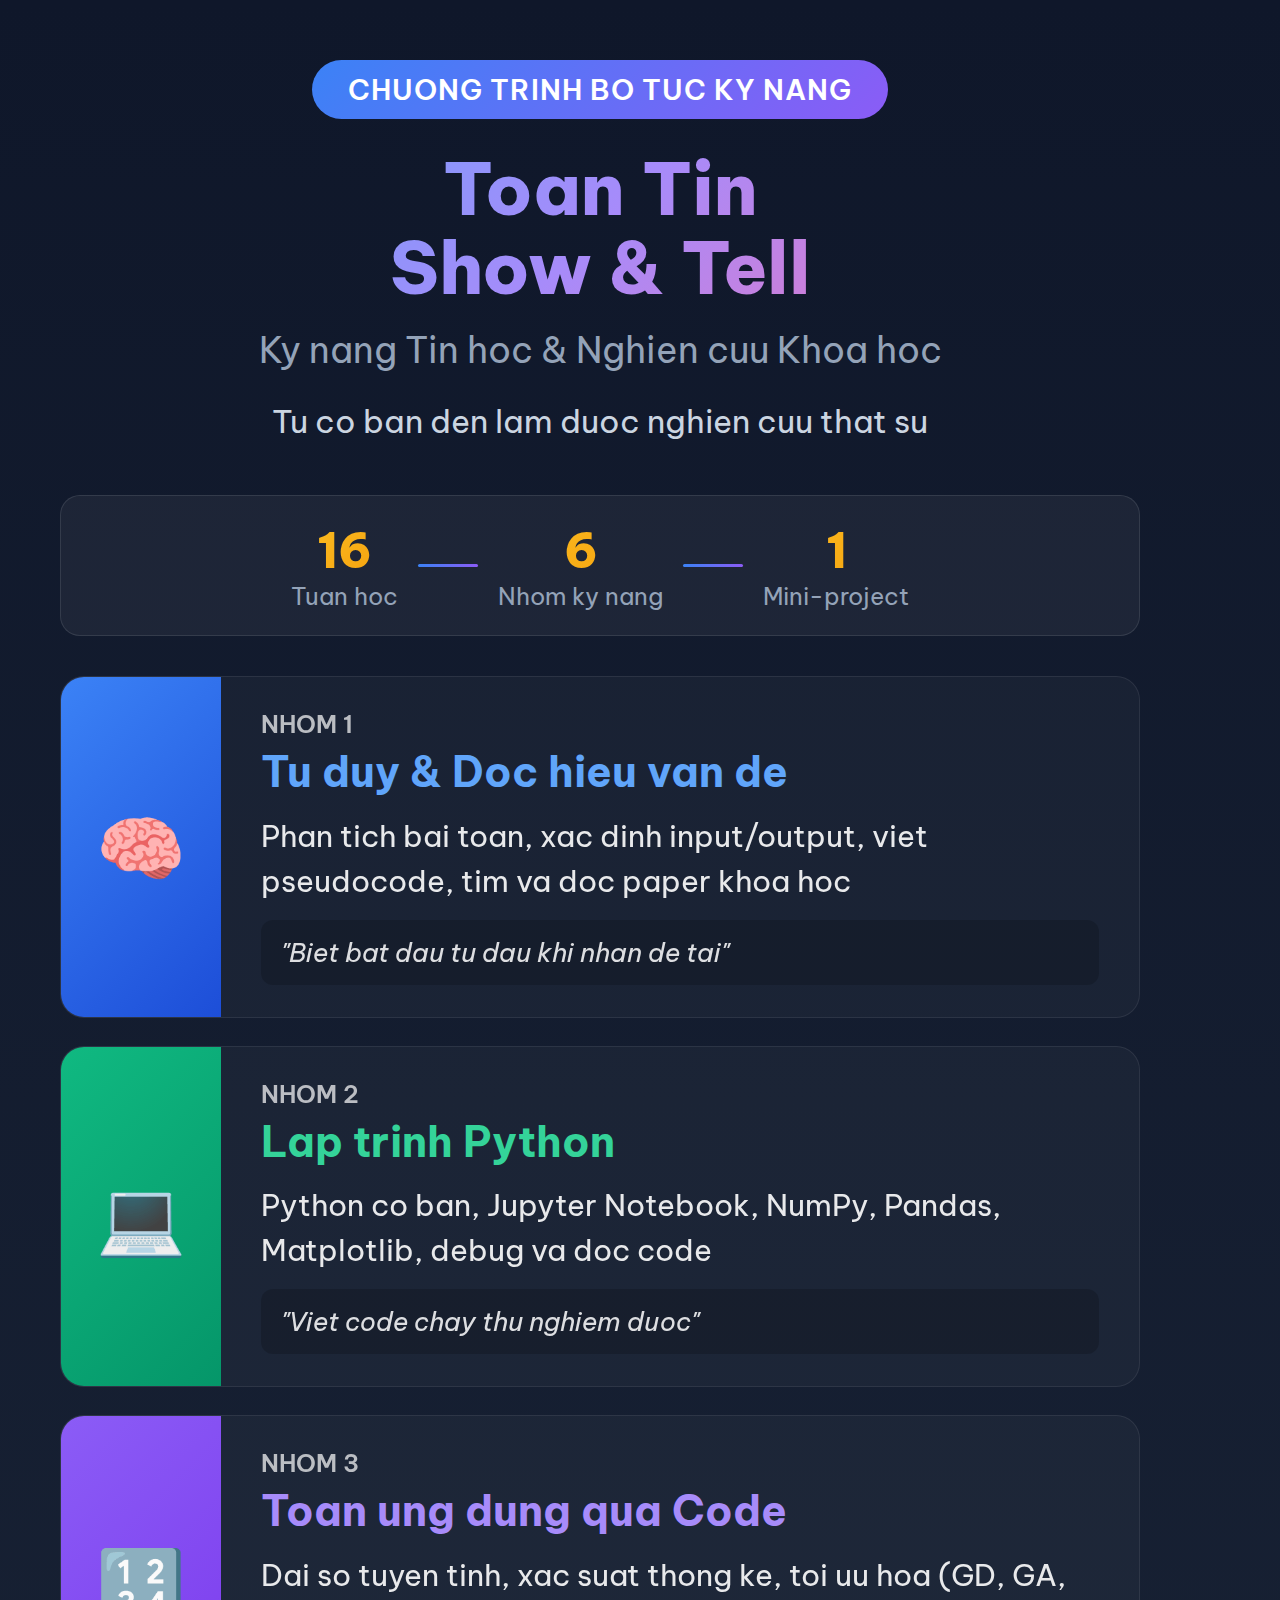
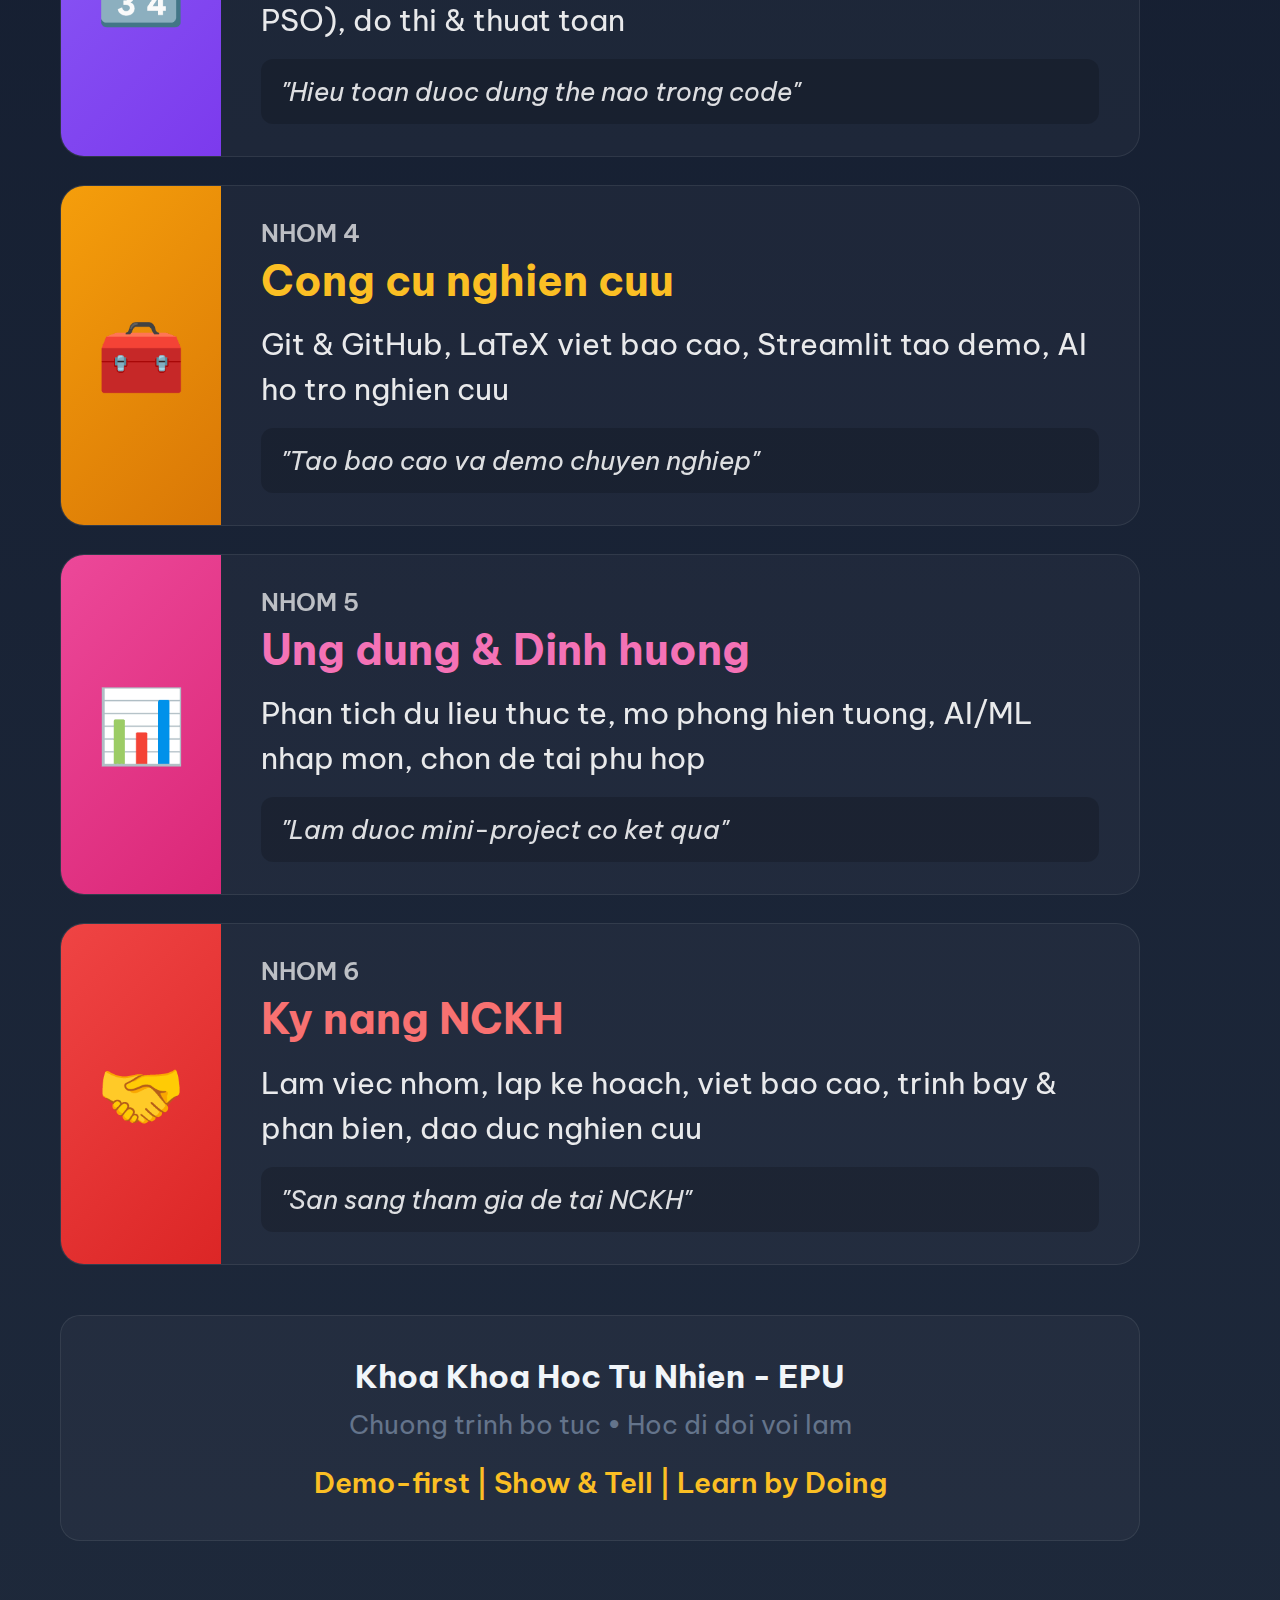
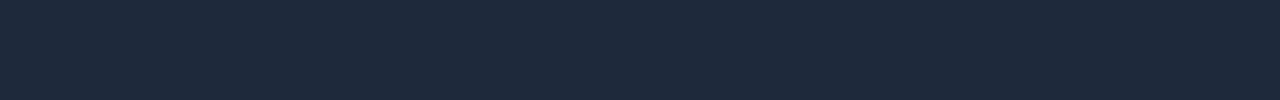
<file: brochure/brochure.html>
<!DOCTYPE html>
<html lang="vi">
<head>
    <meta charset="UTF-8">
    <meta name="viewport" content="width=1200">
    <title>Toán Tin Show & Tell</title>
    <link href="https://fonts.googleapis.com/css2?family=Be+Vietnam+Pro:wght@400;600;700;800&display=swap" rel="stylesheet">
    <style>
        * {
            margin: 0;
            padding: 0;
            box-sizing: border-box;
        }

        body {
            font-family: 'Be Vietnam Pro', sans-serif;
            width: 1200px;
            min-height: 3300px;
            background: linear-gradient(180deg, #0f172a 0%, #1e293b 100%);
            color: white;
            padding: 60px;
        }

        /* Header */
        .header {
            text-align: center;
            margin-bottom: 50px;
        }

        .header-badge {
            display: inline-block;
            background: linear-gradient(135deg, #3b82f6, #8b5cf6);
            padding: 12px 36px;
            border-radius: 50px;
            font-size: 28px;
            font-weight: 600;
            margin-bottom: 30px;
            letter-spacing: 1px;
        }

        .header h1 {
            font-size: 72px;
            font-weight: 800;
            background: linear-gradient(135deg, #60a5fa, #a78bfa, #f472b6);
            -webkit-background-clip: text;
            -webkit-text-fill-color: transparent;
            background-clip: text;
            margin-bottom: 20px;
            line-height: 1.1;
        }

        .header-subtitle {
            font-size: 36px;
            color: #94a3b8;
            font-weight: 400;
        }

        .header-desc {
            font-size: 32px;
            color: #cbd5e1;
            margin-top: 24px;
            line-height: 1.5;
        }

        /* Timeline indicator */
        .timeline {
            display: flex;
            justify-content: center;
            align-items: center;
            gap: 20px;
            margin: 40px 0;
            padding: 24px 40px;
            background: rgba(255,255,255,0.05);
            border-radius: 20px;
            border: 1px solid rgba(255,255,255,0.1);
        }

        .timeline-item {
            text-align: center;
        }

        .timeline-number {
            font-size: 48px;
            font-weight: 800;
            background: linear-gradient(135deg, #fbbf24, #f59e0b);
            -webkit-background-clip: text;
            -webkit-text-fill-color: transparent;
            background-clip: text;
        }

        .timeline-label {
            font-size: 24px;
            color: #94a3b8;
        }

        .timeline-divider {
            width: 60px;
            height: 3px;
            background: linear-gradient(90deg, #3b82f6, #8b5cf6);
            border-radius: 2px;
        }

        /* Groups container */
        .groups {
            display: flex;
            flex-direction: column;
            gap: 28px;
            margin-top: 40px;
        }

        /* Group card */
        .group-card {
            display: flex;
            align-items: stretch;
            background: rgba(255,255,255,0.03);
            border-radius: 24px;
            overflow: hidden;
            border: 1px solid rgba(255,255,255,0.08);
            transition: transform 0.3s;
        }

        .group-icon {
            width: 160px;
            min-height: 200px;
            display: flex;
            align-items: center;
            justify-content: center;
            font-size: 72px;
            flex-shrink: 0;
        }

        .group-content {
            flex: 1;
            padding: 32px 40px;
            display: flex;
            flex-direction: column;
            justify-content: center;
        }

        .group-number {
            font-size: 24px;
            font-weight: 600;
            opacity: 0.7;
            margin-bottom: 8px;
        }

        .group-title {
            font-size: 42px;
            font-weight: 700;
            margin-bottom: 16px;
            line-height: 1.2;
        }

        .group-desc {
            font-size: 30px;
            line-height: 1.5;
            opacity: 0.9;
        }

        .group-outcome {
            margin-top: 16px;
            padding: 16px 20px;
            background: rgba(0,0,0,0.2);
            border-radius: 12px;
            font-size: 26px;
            font-style: italic;
            opacity: 0.85;
        }

        /* Group colors */
        .group-1 .group-icon { background: linear-gradient(135deg, #3b82f6, #1d4ed8); }
        .group-1 .group-title { color: #60a5fa; }

        .group-2 .group-icon { background: linear-gradient(135deg, #10b981, #059669); }
        .group-2 .group-title { color: #34d399; }

        .group-3 .group-icon { background: linear-gradient(135deg, #8b5cf6, #7c3aed); }
        .group-3 .group-title { color: #a78bfa; }

        .group-4 .group-icon { background: linear-gradient(135deg, #f59e0b, #d97706); }
        .group-4 .group-title { color: #fbbf24; }

        .group-5 .group-icon { background: linear-gradient(135deg, #ec4899, #db2777); }
        .group-5 .group-title { color: #f472b6; }

        .group-6 .group-icon { background: linear-gradient(135deg, #ef4444, #dc2626); }
        .group-6 .group-title { color: #f87171; }

        /* Footer */
        .footer {
            margin-top: 50px;
            text-align: center;
            padding: 40px;
            background: rgba(255,255,255,0.03);
            border-radius: 20px;
            border: 1px solid rgba(255,255,255,0.08);
        }

        .footer-org {
            font-size: 32px;
            font-weight: 700;
            color: #f1f5f9;
            margin-bottom: 12px;
        }

        .footer-sub {
            font-size: 26px;
            color: #64748b;
        }

        .footer-cta {
            margin-top: 24px;
            font-size: 28px;
            color: #fbbf24;
            font-weight: 600;
        }
    </style>
</head>
<body>
    <!-- Header -->
    <div class="header">
        <div class="header-badge">CHUONG TRINH BO TUC KY NANG</div>
        <h1>Toan Tin<br>Show & Tell</h1>
        <div class="header-subtitle">Ky nang Tin hoc & Nghien cuu Khoa hoc</div>
        <div class="header-desc">Tu co ban den lam duoc nghien cuu that su</div>
    </div>

    <!-- Timeline -->
    <div class="timeline">
        <div class="timeline-item">
            <div class="timeline-number">16</div>
            <div class="timeline-label">Tuan hoc</div>
        </div>
        <div class="timeline-divider"></div>
        <div class="timeline-item">
            <div class="timeline-number">6</div>
            <div class="timeline-label">Nhom ky nang</div>
        </div>
        <div class="timeline-divider"></div>
        <div class="timeline-item">
            <div class="timeline-number">1</div>
            <div class="timeline-label">Mini-project</div>
        </div>
    </div>

    <!-- Groups -->
    <div class="groups">
        <!-- Group 1 -->
        <div class="group-card group-1">
            <div class="group-icon">&#129504;</div>
            <div class="group-content">
                <div class="group-number">NHOM 1</div>
                <div class="group-title">Tu duy & Doc hieu van de</div>
                <div class="group-desc">Phan tich bai toan, xac dinh input/output, viet pseudocode, tim va doc paper khoa hoc</div>
                <div class="group-outcome">"Biet bat dau tu dau khi nhan de tai"</div>
            </div>
        </div>

        <!-- Group 2 -->
        <div class="group-card group-2">
            <div class="group-icon">&#128187;</div>
            <div class="group-content">
                <div class="group-number">NHOM 2</div>
                <div class="group-title">Lap trinh Python</div>
                <div class="group-desc">Python co ban, Jupyter Notebook, NumPy, Pandas, Matplotlib, debug va doc code</div>
                <div class="group-outcome">"Viet code chay thu nghiem duoc"</div>
            </div>
        </div>

        <!-- Group 3 -->
        <div class="group-card group-3">
            <div class="group-icon">&#128290;</div>
            <div class="group-content">
                <div class="group-number">NHOM 3</div>
                <div class="group-title">Toan ung dung qua Code</div>
                <div class="group-desc">Dai so tuyen tinh, xac suat thong ke, toi uu hoa (GD, GA, PSO), do thi & thuat toan</div>
                <div class="group-outcome">"Hieu toan duoc dung the nao trong code"</div>
            </div>
        </div>

        <!-- Group 4 -->
        <div class="group-card group-4">
            <div class="group-icon">&#129520;</div>
            <div class="group-content">
                <div class="group-number">NHOM 4</div>
                <div class="group-title">Cong cu nghien cuu</div>
                <div class="group-desc">Git & GitHub, LaTeX viet bao cao, Streamlit tao demo, AI ho tro nghien cuu</div>
                <div class="group-outcome">"Tao bao cao va demo chuyen nghiep"</div>
            </div>
        </div>

        <!-- Group 5 -->
        <div class="group-card group-5">
            <div class="group-icon">&#128202;</div>
            <div class="group-content">
                <div class="group-number">NHOM 5</div>
                <div class="group-title">Ung dung & Dinh huong</div>
                <div class="group-desc">Phan tich du lieu thuc te, mo phong hien tuong, AI/ML nhap mon, chon de tai phu hop</div>
                <div class="group-outcome">"Lam duoc mini-project co ket qua"</div>
            </div>
        </div>

        <!-- Group 6 -->
        <div class="group-card group-6">
            <div class="group-icon">&#129309;</div>
            <div class="group-content">
                <div class="group-number">NHOM 6</div>
                <div class="group-title">Ky nang NCKH</div>
                <div class="group-desc">Lam viec nhom, lap ke hoach, viet bao cao, trinh bay & phan bien, dao duc nghien cuu</div>
                <div class="group-outcome">"San sang tham gia de tai NCKH"</div>
            </div>
        </div>
    </div>

    <!-- Footer -->
    <div class="footer">
        <div class="footer-org">Khoa Khoa Hoc Tu Nhien - EPU</div>
        <div class="footer-sub">Chuong trinh bo tuc • Hoc di doi voi lam</div>
        <div class="footer-cta">Demo-first | Show & Tell | Learn by Doing</div>
    </div>
</body>
</html>
</file>
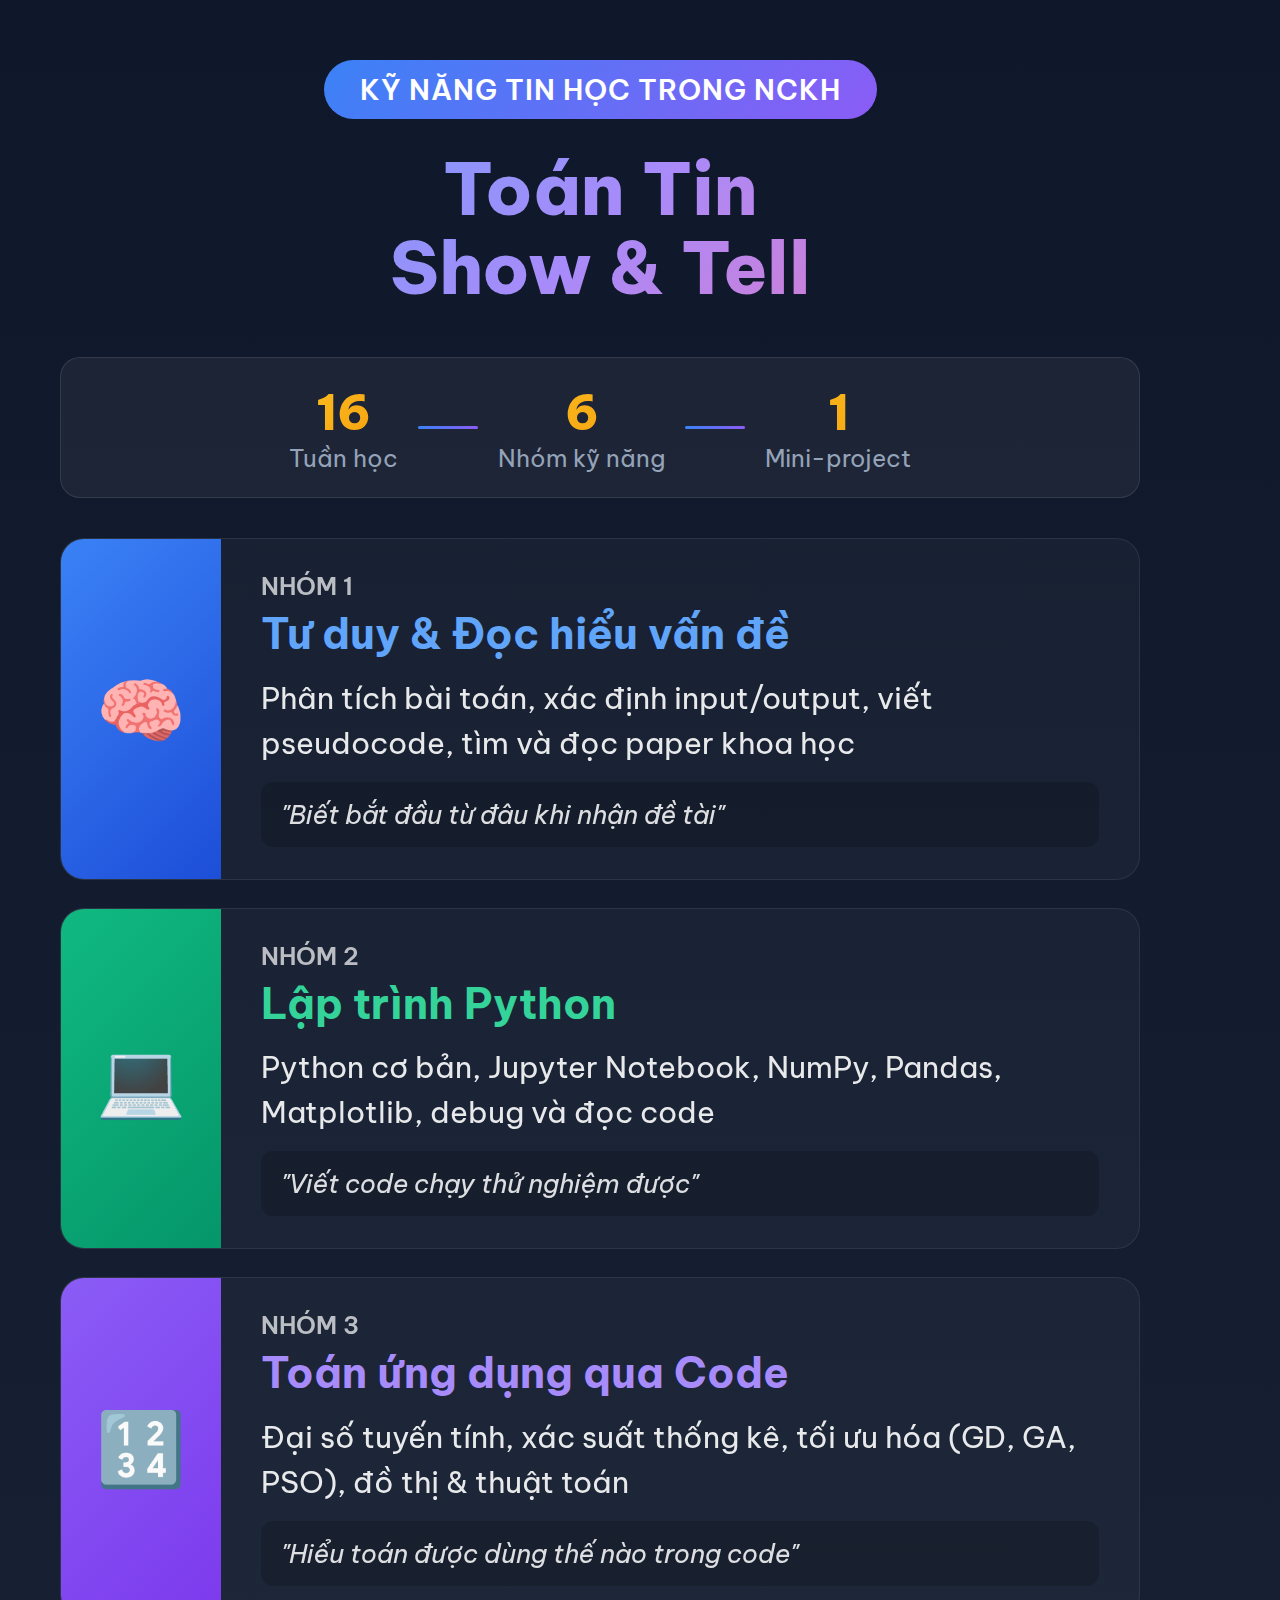
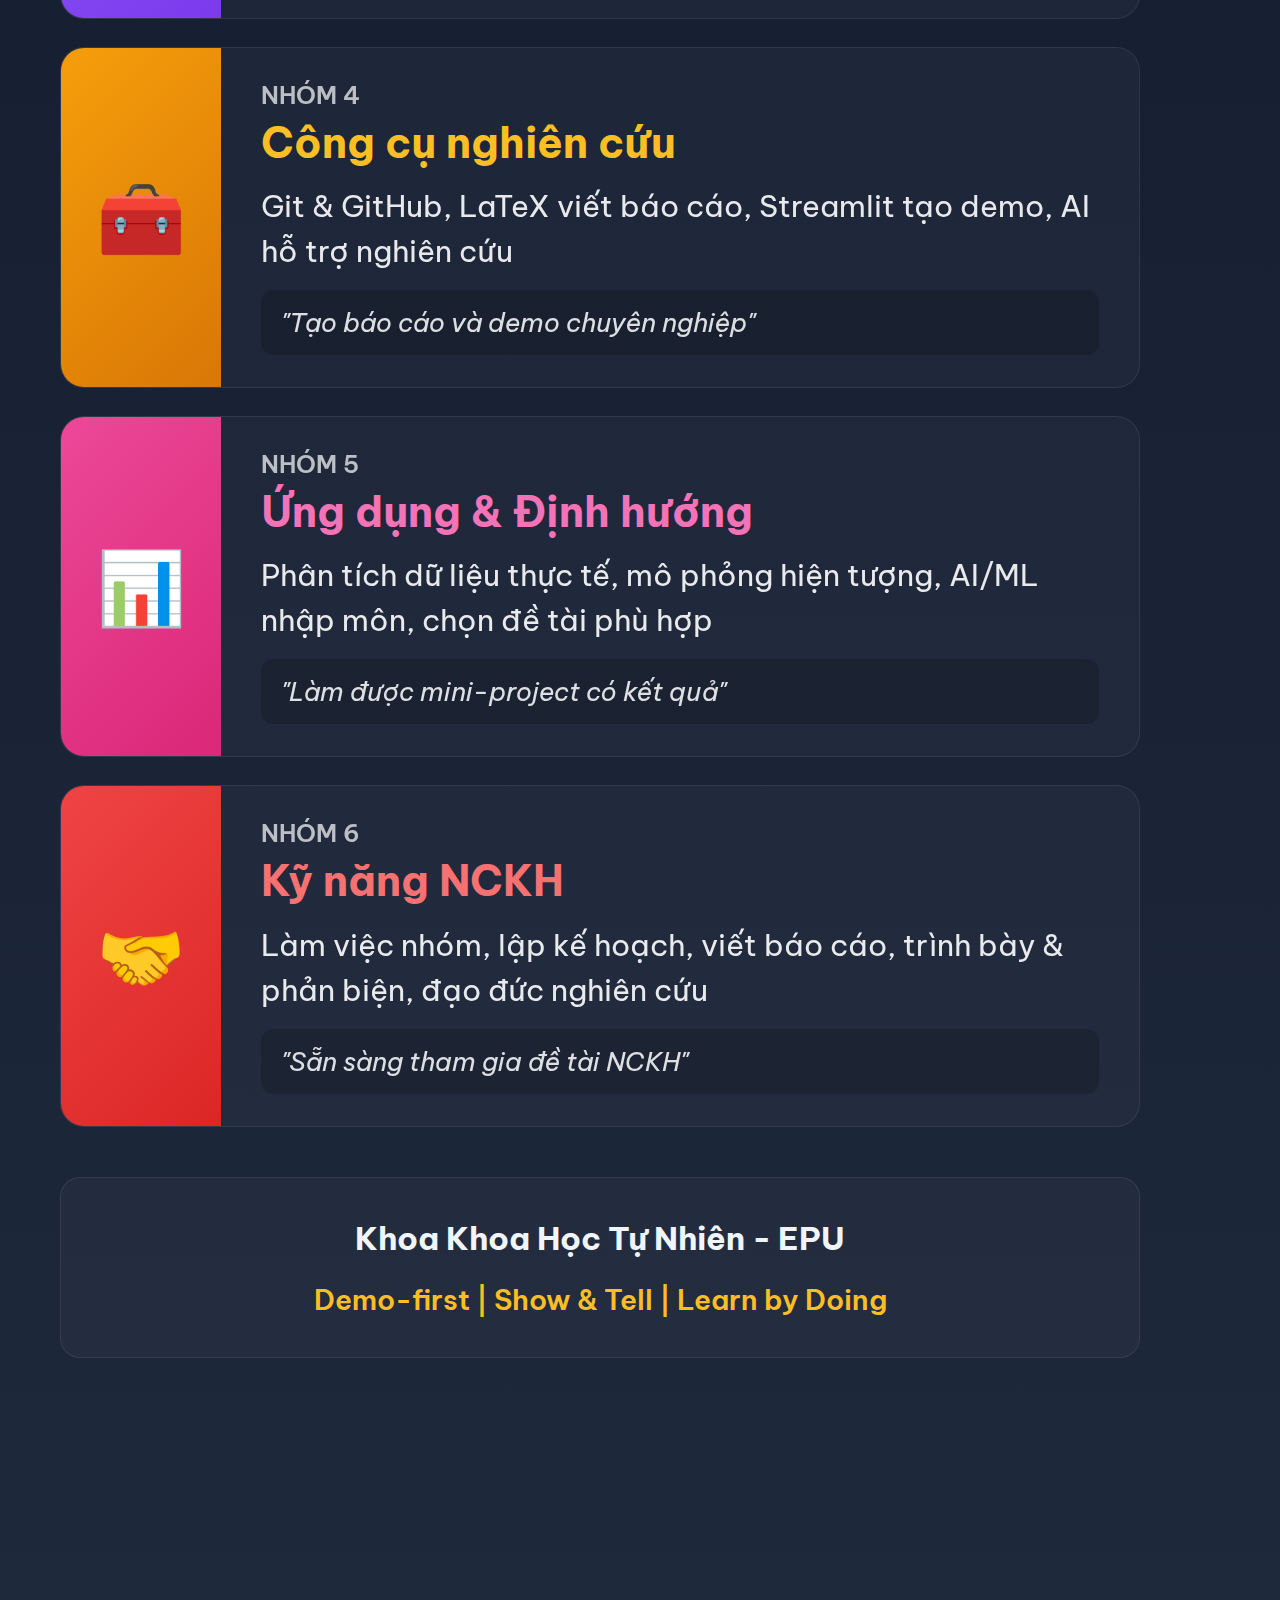
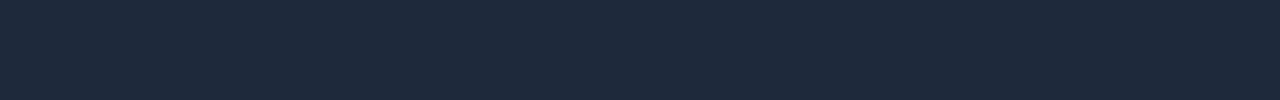
<file: brochure/brochure_vn.html>
<!DOCTYPE html>
<html lang="vi">
<head>
    <meta charset="UTF-8">
    <meta name="viewport" content="width=1200">
    <title>Toán Tin Show & Tell</title>
    <link href="https://fonts.googleapis.com/css2?family=Be+Vietnam+Pro:wght@400;600;700;800&display=swap" rel="stylesheet">
    <style>
        * {
            margin: 0;
            padding: 0;
            box-sizing: border-box;
        }

        body {
            font-family: 'Be Vietnam Pro', sans-serif;
            width: 1200px;
            min-height: 3300px;
            background: linear-gradient(180deg, #0f172a 0%, #1e293b 100%);
            color: white;
            padding: 60px;
        }

        /* Header */
        .header {
            text-align: center;
            margin-bottom: 50px;
        }

        .header-badge {
            display: inline-block;
            background: linear-gradient(135deg, #3b82f6, #8b5cf6);
            padding: 12px 36px;
            border-radius: 50px;
            font-size: 28px;
            font-weight: 600;
            margin-bottom: 30px;
            letter-spacing: 1px;
        }

        .header h1 {
            font-size: 72px;
            font-weight: 800;
            background: linear-gradient(135deg, #60a5fa, #a78bfa, #f472b6);
            -webkit-background-clip: text;
            -webkit-text-fill-color: transparent;
            background-clip: text;
            margin-bottom: 20px;
            line-height: 1.1;
        }

        .header-subtitle {
            font-size: 36px;
            color: #94a3b8;
            font-weight: 400;
        }

        .header-desc {
            font-size: 32px;
            color: #cbd5e1;
            margin-top: 24px;
            line-height: 1.5;
        }

        /* Timeline indicator */
        .timeline {
            display: flex;
            justify-content: center;
            align-items: center;
            gap: 20px;
            margin: 40px 0;
            padding: 24px 40px;
            background: rgba(255,255,255,0.05);
            border-radius: 20px;
            border: 1px solid rgba(255,255,255,0.1);
        }

        .timeline-item {
            text-align: center;
        }

        .timeline-number {
            font-size: 48px;
            font-weight: 800;
            background: linear-gradient(135deg, #fbbf24, #f59e0b);
            -webkit-background-clip: text;
            -webkit-text-fill-color: transparent;
            background-clip: text;
        }

        .timeline-label {
            font-size: 24px;
            color: #94a3b8;
        }

        .timeline-divider {
            width: 60px;
            height: 3px;
            background: linear-gradient(90deg, #3b82f6, #8b5cf6);
            border-radius: 2px;
        }

        /* Groups container */
        .groups {
            display: flex;
            flex-direction: column;
            gap: 28px;
            margin-top: 40px;
        }

        /* Group card */
        .group-card {
            display: flex;
            align-items: stretch;
            background: rgba(255,255,255,0.03);
            border-radius: 24px;
            overflow: hidden;
            border: 1px solid rgba(255,255,255,0.08);
        }

        .group-icon {
            width: 160px;
            min-height: 200px;
            display: flex;
            align-items: center;
            justify-content: center;
            font-size: 72px;
            flex-shrink: 0;
        }

        .group-content {
            flex: 1;
            padding: 32px 40px;
            display: flex;
            flex-direction: column;
            justify-content: center;
        }

        .group-number {
            font-size: 24px;
            font-weight: 600;
            opacity: 0.7;
            margin-bottom: 8px;
        }

        .group-title {
            font-size: 42px;
            font-weight: 700;
            margin-bottom: 16px;
            line-height: 1.2;
        }

        .group-desc {
            font-size: 30px;
            line-height: 1.5;
            opacity: 0.9;
        }

        .group-outcome {
            margin-top: 16px;
            padding: 16px 20px;
            background: rgba(0,0,0,0.2);
            border-radius: 12px;
            font-size: 26px;
            font-style: italic;
            opacity: 0.85;
        }

        /* Group colors */
        .group-1 .group-icon { background: linear-gradient(135deg, #3b82f6, #1d4ed8); }
        .group-1 .group-title { color: #60a5fa; }

        .group-2 .group-icon { background: linear-gradient(135deg, #10b981, #059669); }
        .group-2 .group-title { color: #34d399; }

        .group-3 .group-icon { background: linear-gradient(135deg, #8b5cf6, #7c3aed); }
        .group-3 .group-title { color: #a78bfa; }

        .group-4 .group-icon { background: linear-gradient(135deg, #f59e0b, #d97706); }
        .group-4 .group-title { color: #fbbf24; }

        .group-5 .group-icon { background: linear-gradient(135deg, #ec4899, #db2777); }
        .group-5 .group-title { color: #f472b6; }

        .group-6 .group-icon { background: linear-gradient(135deg, #ef4444, #dc2626); }
        .group-6 .group-title { color: #f87171; }

        /* Footer */
        .footer {
            margin-top: 50px;
            text-align: center;
            padding: 40px;
            background: rgba(255,255,255,0.03);
            border-radius: 20px;
            border: 1px solid rgba(255,255,255,0.08);
        }

        .footer-org {
            font-size: 32px;
            font-weight: 700;
            color: #f1f5f9;
            margin-bottom: 12px;
        }

        .footer-sub {
            font-size: 26px;
            color: #64748b;
        }

        .footer-cta {
            margin-top: 24px;
            font-size: 28px;
            color: #fbbf24;
            font-weight: 600;
        }
    </style>
</head>
<body>
    <!-- Header -->
    <div class="header">
        <div class="header-badge">KỸ NĂNG TIN HỌC TRONG NCKH</div>
        <h1>Toán Tin<br>Show & Tell</h1>
    </div>

    <!-- Timeline -->
    <div class="timeline">
        <div class="timeline-item">
            <div class="timeline-number">16</div>
            <div class="timeline-label">Tuần học</div>
        </div>
        <div class="timeline-divider"></div>
        <div class="timeline-item">
            <div class="timeline-number">6</div>
            <div class="timeline-label">Nhóm kỹ năng</div>
        </div>
        <div class="timeline-divider"></div>
        <div class="timeline-item">
            <div class="timeline-number">1</div>
            <div class="timeline-label">Mini-project</div>
        </div>
    </div>

    <!-- Groups -->
    <div class="groups">
        <!-- Group 1 -->
        <div class="group-card group-1">
            <div class="group-icon">&#129504;</div>
            <div class="group-content">
                <div class="group-number">NHÓM 1</div>
                <div class="group-title">Tư duy & Đọc hiểu vấn đề</div>
                <div class="group-desc">Phân tích bài toán, xác định input/output, viết pseudocode, tìm và đọc paper khoa học</div>
                <div class="group-outcome">"Biết bắt đầu từ đâu khi nhận đề tài"</div>
            </div>
        </div>

        <!-- Group 2 -->
        <div class="group-card group-2">
            <div class="group-icon">&#128187;</div>
            <div class="group-content">
                <div class="group-number">NHÓM 2</div>
                <div class="group-title">Lập trình Python</div>
                <div class="group-desc">Python cơ bản, Jupyter Notebook, NumPy, Pandas, Matplotlib, debug và đọc code</div>
                <div class="group-outcome">"Viết code chạy thử nghiệm được"</div>
            </div>
        </div>

        <!-- Group 3 -->
        <div class="group-card group-3">
            <div class="group-icon">&#128290;</div>
            <div class="group-content">
                <div class="group-number">NHÓM 3</div>
                <div class="group-title">Toán ứng dụng qua Code</div>
                <div class="group-desc">Đại số tuyến tính, xác suất thống kê, tối ưu hóa (GD, GA, PSO), đồ thị & thuật toán</div>
                <div class="group-outcome">"Hiểu toán được dùng thế nào trong code"</div>
            </div>
        </div>

        <!-- Group 4 -->
        <div class="group-card group-4">
            <div class="group-icon">&#129520;</div>
            <div class="group-content">
                <div class="group-number">NHÓM 4</div>
                <div class="group-title">Công cụ nghiên cứu</div>
                <div class="group-desc">Git & GitHub, LaTeX viết báo cáo, Streamlit tạo demo, AI hỗ trợ nghiên cứu</div>
                <div class="group-outcome">"Tạo báo cáo và demo chuyên nghiệp"</div>
            </div>
        </div>

        <!-- Group 5 -->
        <div class="group-card group-5">
            <div class="group-icon">&#128202;</div>
            <div class="group-content">
                <div class="group-number">NHÓM 5</div>
                <div class="group-title">Ứng dụng & Định hướng</div>
                <div class="group-desc">Phân tích dữ liệu thực tế, mô phỏng hiện tượng, AI/ML nhập môn, chọn đề tài phù hợp</div>
                <div class="group-outcome">"Làm được mini-project có kết quả"</div>
            </div>
        </div>

        <!-- Group 6 -->
        <div class="group-card group-6">
            <div class="group-icon">&#129309;</div>
            <div class="group-content">
                <div class="group-number">NHÓM 6</div>
                <div class="group-title">Kỹ năng NCKH</div>
                <div class="group-desc">Làm việc nhóm, lập kế hoạch, viết báo cáo, trình bày & phản biện, đạo đức nghiên cứu</div>
                <div class="group-outcome">"Sẵn sàng tham gia đề tài NCKH"</div>
            </div>
        </div>
    </div>

    <!-- Footer -->
    <div class="footer">
        <div class="footer-org">Khoa Khoa Học Tự Nhiên - EPU</div>
        <div class="footer-cta">Demo-first | Show & Tell | Learn by Doing</div>
    </div>
</body>
</html>
</file>
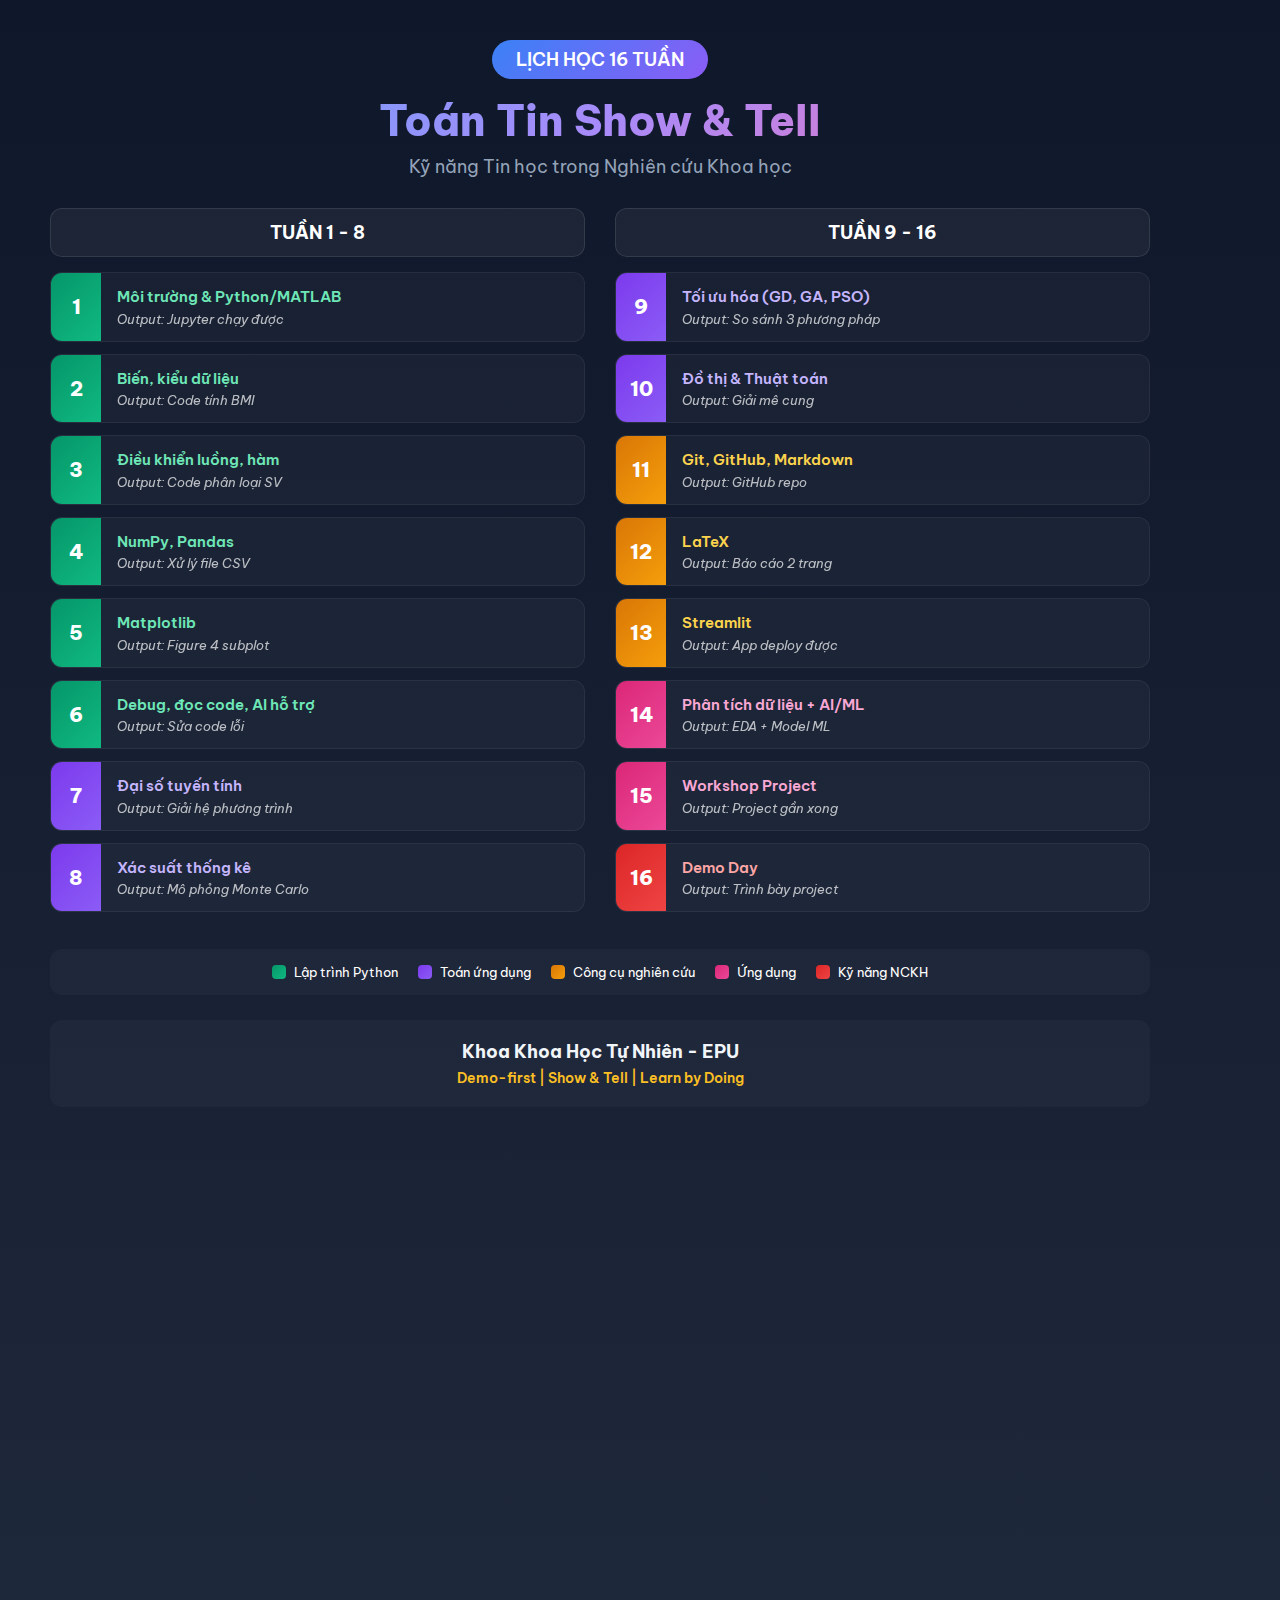
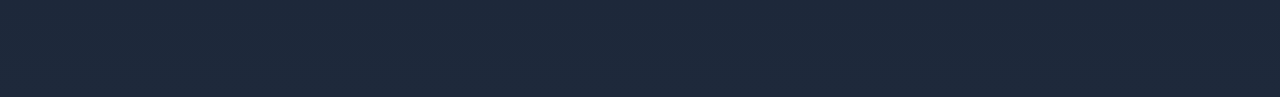
<file: brochure/schedule_16weeks.html>
<!DOCTYPE html>
<html lang="vi">
<head>
    <meta charset="UTF-8">
    <meta name="viewport" content="width=1200">
    <title>Lịch học 16 tuần</title>
    <link href="https://fonts.googleapis.com/css2?family=Be+Vietnam+Pro:wght@400;500;600;700;800&display=swap" rel="stylesheet">
    <style>
        * {
            margin: 0;
            padding: 0;
            box-sizing: border-box;
        }

        body {
            font-family: 'Be Vietnam Pro', sans-serif;
            width: 1200px;
            min-height: 1697px;
            background: linear-gradient(180deg, #0f172a 0%, #1e293b 100%);
            color: white;
            padding: 40px 50px;
        }

        /* Header */
        .header {
            text-align: center;
            margin-bottom: 30px;
        }

        .header-badge {
            display: inline-block;
            background: linear-gradient(135deg, #3b82f6, #8b5cf6);
            padding: 8px 24px;
            border-radius: 50px;
            font-size: 18px;
            font-weight: 600;
            margin-bottom: 15px;
        }

        .header h1 {
            font-size: 42px;
            font-weight: 800;
            background: linear-gradient(135deg, #60a5fa, #a78bfa, #f472b6);
            -webkit-background-clip: text;
            -webkit-text-fill-color: transparent;
            background-clip: text;
            margin-bottom: 8px;
        }

        .header-sub {
            font-size: 18px;
            color: #94a3b8;
        }

        /* Main content - 2 columns */
        .schedule-container {
            display: flex;
            gap: 30px;
        }

        .column {
            flex: 1;
        }

        .column-header {
            text-align: center;
            padding: 12px;
            margin-bottom: 15px;
            border-radius: 12px;
            font-size: 18px;
            font-weight: 700;
            background: rgba(255,255,255,0.05);
            border: 1px solid rgba(255,255,255,0.1);
        }

        /* Week item */
        .week-item {
            display: flex;
            margin-bottom: 12px;
            border-radius: 12px;
            overflow: hidden;
            background: rgba(255,255,255,0.03);
            border: 1px solid rgba(255,255,255,0.06);
        }

        .week-number {
            width: 50px;
            display: flex;
            align-items: center;
            justify-content: center;
            font-size: 20px;
            font-weight: 800;
            color: white;
            flex-shrink: 0;
        }

        .week-content {
            flex: 1;
            padding: 14px 16px;
        }

        .week-title {
            font-size: 15px;
            font-weight: 600;
            margin-bottom: 4px;
            line-height: 1.3;
        }

        .week-output {
            font-size: 13px;
            opacity: 0.7;
            font-style: italic;
        }

        /* Group colors - softer versions */
        .group-2 .week-number { background: linear-gradient(135deg, #059669, #10b981); }
        .group-2 .week-title { color: #6ee7b7; }

        .group-3 .week-number { background: linear-gradient(135deg, #7c3aed, #8b5cf6); }
        .group-3 .week-title { color: #c4b5fd; }

        .group-4 .week-number { background: linear-gradient(135deg, #d97706, #f59e0b); }
        .group-4 .week-title { color: #fcd34d; }

        .group-5 .week-number { background: linear-gradient(135deg, #db2777, #ec4899); }
        .group-5 .week-title { color: #f9a8d4; }

        .group-6 .week-number { background: linear-gradient(135deg, #dc2626, #ef4444); }
        .group-6 .week-title { color: #fca5a5; }

        /* Legend */
        .legend {
            display: flex;
            justify-content: center;
            gap: 20px;
            margin-top: 25px;
            padding: 15px;
            background: rgba(255,255,255,0.03);
            border-radius: 12px;
            flex-wrap: wrap;
        }

        .legend-item {
            display: flex;
            align-items: center;
            gap: 8px;
            font-size: 13px;
        }

        .legend-color {
            width: 14px;
            height: 14px;
            border-radius: 4px;
        }

        .legend-color.g2 { background: linear-gradient(135deg, #059669, #10b981); }
        .legend-color.g3 { background: linear-gradient(135deg, #7c3aed, #8b5cf6); }
        .legend-color.g4 { background: linear-gradient(135deg, #d97706, #f59e0b); }
        .legend-color.g5 { background: linear-gradient(135deg, #db2777, #ec4899); }
        .legend-color.g6 { background: linear-gradient(135deg, #dc2626, #ef4444); }

        /* Footer */
        .footer {
            margin-top: 25px;
            text-align: center;
            padding: 20px;
            background: rgba(255,255,255,0.03);
            border-radius: 12px;
        }

        .footer-org {
            font-size: 18px;
            font-weight: 700;
            color: #f1f5f9;
            margin-bottom: 6px;
        }

        .footer-cta {
            font-size: 14px;
            color: #fbbf24;
            font-weight: 600;
        }
    </style>
</head>
<body>
    <!-- Header -->
    <div class="header">
        <div class="header-badge">LỊCH HỌC 16 TUẦN</div>
        <h1>Toán Tin Show & Tell</h1>
        <div class="header-sub">Kỹ năng Tin học trong Nghiên cứu Khoa học</div>
    </div>

    <!-- Schedule 2 columns -->
    <div class="schedule-container">
        <!-- Column 1: Week 1-8 -->
        <div class="column">
            <div class="column-header">TUẦN 1 - 8</div>

            <div class="week-item group-2">
                <div class="week-number">1</div>
                <div class="week-content">
                    <div class="week-title">Môi trường & Python/MATLAB</div>
                    <div class="week-output">Output: Jupyter chạy được</div>
                </div>
            </div>

            <div class="week-item group-2">
                <div class="week-number">2</div>
                <div class="week-content">
                    <div class="week-title">Biến, kiểu dữ liệu</div>
                    <div class="week-output">Output: Code tính BMI</div>
                </div>
            </div>

            <div class="week-item group-2">
                <div class="week-number">3</div>
                <div class="week-content">
                    <div class="week-title">Điều khiển luồng, hàm</div>
                    <div class="week-output">Output: Code phân loại SV</div>
                </div>
            </div>

            <div class="week-item group-2">
                <div class="week-number">4</div>
                <div class="week-content">
                    <div class="week-title">NumPy, Pandas</div>
                    <div class="week-output">Output: Xử lý file CSV</div>
                </div>
            </div>

            <div class="week-item group-2">
                <div class="week-number">5</div>
                <div class="week-content">
                    <div class="week-title">Matplotlib</div>
                    <div class="week-output">Output: Figure 4 subplot</div>
                </div>
            </div>

            <div class="week-item group-2">
                <div class="week-number">6</div>
                <div class="week-content">
                    <div class="week-title">Debug, đọc code, AI hỗ trợ</div>
                    <div class="week-output">Output: Sửa code lỗi</div>
                </div>
            </div>

            <div class="week-item group-3">
                <div class="week-number">7</div>
                <div class="week-content">
                    <div class="week-title">Đại số tuyến tính</div>
                    <div class="week-output">Output: Giải hệ phương trình</div>
                </div>
            </div>

            <div class="week-item group-3">
                <div class="week-number">8</div>
                <div class="week-content">
                    <div class="week-title">Xác suất thống kê</div>
                    <div class="week-output">Output: Mô phỏng Monte Carlo</div>
                </div>
            </div>
        </div>

        <!-- Column 2: Week 9-16 -->
        <div class="column">
            <div class="column-header">TUẦN 9 - 16</div>

            <div class="week-item group-3">
                <div class="week-number">9</div>
                <div class="week-content">
                    <div class="week-title">Tối ưu hóa (GD, GA, PSO)</div>
                    <div class="week-output">Output: So sánh 3 phương pháp</div>
                </div>
            </div>

            <div class="week-item group-3">
                <div class="week-number">10</div>
                <div class="week-content">
                    <div class="week-title">Đồ thị & Thuật toán</div>
                    <div class="week-output">Output: Giải mê cung</div>
                </div>
            </div>

            <div class="week-item group-4">
                <div class="week-number">11</div>
                <div class="week-content">
                    <div class="week-title">Git, GitHub, Markdown</div>
                    <div class="week-output">Output: GitHub repo</div>
                </div>
            </div>

            <div class="week-item group-4">
                <div class="week-number">12</div>
                <div class="week-content">
                    <div class="week-title">LaTeX</div>
                    <div class="week-output">Output: Báo cáo 2 trang</div>
                </div>
            </div>

            <div class="week-item group-4">
                <div class="week-number">13</div>
                <div class="week-content">
                    <div class="week-title">Streamlit</div>
                    <div class="week-output">Output: App deploy được</div>
                </div>
            </div>

            <div class="week-item group-5">
                <div class="week-number">14</div>
                <div class="week-content">
                    <div class="week-title">Phân tích dữ liệu + AI/ML</div>
                    <div class="week-output">Output: EDA + Model ML</div>
                </div>
            </div>

            <div class="week-item group-5">
                <div class="week-number">15</div>
                <div class="week-content">
                    <div class="week-title">Workshop Project</div>
                    <div class="week-output">Output: Project gần xong</div>
                </div>
            </div>

            <div class="week-item group-6">
                <div class="week-number">16</div>
                <div class="week-content">
                    <div class="week-title">Demo Day</div>
                    <div class="week-output">Output: Trình bày project</div>
                </div>
            </div>
        </div>
    </div>

    <!-- Legend -->
    <div class="legend">
        <div class="legend-item">
            <div class="legend-color g2"></div>
            <span>Lập trình Python</span>
        </div>
        <div class="legend-item">
            <div class="legend-color g3"></div>
            <span>Toán ứng dụng</span>
        </div>
        <div class="legend-item">
            <div class="legend-color g4"></div>
            <span>Công cụ nghiên cứu</span>
        </div>
        <div class="legend-item">
            <div class="legend-color g5"></div>
            <span>Ứng dụng</span>
        </div>
        <div class="legend-item">
            <div class="legend-color g6"></div>
            <span>Kỹ năng NCKH</span>
        </div>
    </div>

    <!-- Footer -->
    <div class="footer">
        <div class="footer-org">Khoa Khoa Học Tự Nhiên - EPU</div>
        <div class="footer-cta">Demo-first | Show & Tell | Learn by Doing</div>
    </div>
</body>
</html>
</file>
<file: gradient-descent/css/style.css>
/* ===== RESET & BASE ===== */
* {
    margin: 0;
    padding: 0;
    box-sizing: border-box;
}

body {
    font-family: -apple-system, BlinkMacSystemFont, 'Segoe UI', Roboto, Oxygen, Ubuntu, sans-serif;
    background: linear-gradient(135deg, #667eea 0%, #764ba2 100%);
    min-height: 100vh;
    color: #333;
}

/* ===== APP CONTAINER ===== */
.app-container {
    display: flex;
    min-height: 100vh;
}

/* ===== SIDEBAR ===== */
.sidebar {
    width: 220px;
    background: rgba(255, 255, 255, 0.95);
    padding: 20px;
    box-shadow: 2px 0 10px rgba(0, 0, 0, 0.1);
    overflow-y: auto;
}

.sidebar-header {
    margin-bottom: 25px;
    padding-bottom: 15px;
    border-bottom: 1px solid #eee;
}

.sidebar-header h2 {
    font-size: 1.2em;
    color: #333;
}

.sidebar-section {
    margin-bottom: 20px;
}

.section-label {
    display: block;
    font-size: 0.85em;
    font-weight: 600;
    color: #555;
    margin-bottom: 10px;
    text-transform: uppercase;
    letter-spacing: 0.5px;
}

/* ===== RADIO BUTTONS ===== */
.radio-group-vertical {
    display: flex;
    flex-direction: column;
    gap: 8px;
}

.radio-item {
    display: flex;
    align-items: center;
    gap: 8px;
    cursor: pointer;
    padding: 10px 12px;
    background: #f5f5f5;
    border-radius: 8px;
    transition: all 0.2s ease;
    font-size: 0.9em;
}

.radio-item:hover {
    background: #e8e8e8;
}

.radio-item input[type="radio"] {
    accent-color: #667eea;
    width: 16px;
    height: 16px;
}

.radio-item input[type="radio"]:checked + span {
    color: #667eea;
    font-weight: 500;
}

/* ===== SIDEBAR INPUTS ===== */
.input-full {
    width: 100%;
    padding: 10px 12px;
    background: #f5f5f5;
    border: 1px solid #ddd;
    border-radius: 8px;
    color: #333;
    font-size: 0.95em;
    outline: none;
    transition: border-color 0.2s ease;
}

.input-full:focus {
    border-color: #667eea;
    background: #fff;
}

/* ===== MAIN CONTENT ===== */
.main-content {
    flex: 1;
    padding: 20px 30px;
    display: flex;
    flex-direction: column;
    align-items: center;
}

/* ===== HEADER ===== */
header {
    text-align: center;
    margin-bottom: 20px;
}

header h1 {
    font-size: 2em;
    color: #fff;
    text-shadow: 0 2px 10px rgba(0, 0, 0, 0.2);
    margin-bottom: 5px;
}

.subtitle {
    color: rgba(255, 255, 255, 0.85);
    font-size: 1em;
}

/* ===== GRAPH CONTAINER ===== */
.graph-container {
    background: #fff;
    border-radius: 16px;
    padding: 15px;
    margin-bottom: 20px;
    box-shadow: 0 4px 20px rgba(0, 0, 0, 0.15);
    width: 100%;
    max-width: 700px;
}

#graph-canvas {
    width: 100%;
    height: 400px;
    display: block;
    border-radius: 12px;
}

/* ===== BALL CONTROLS ===== */
.ball-controls {
    display: flex;
    gap: 15px;
    margin-bottom: 20px;
    flex-wrap: wrap;
    justify-content: center;
}

.ball-card {
    background: #fff;
    border-radius: 12px;
    padding: 15px 20px;
    box-shadow: 0 2px 10px rgba(0, 0, 0, 0.1);
    min-width: 200px;
}

.ball-header {
    display: flex;
    align-items: center;
    gap: 10px;
    margin-bottom: 12px;
    font-weight: 600;
    color: #333;
}

.ball-indicator {
    width: 14px;
    height: 14px;
    border-radius: 50%;
    display: inline-block;
}

.ball-red {
    background: #e74c3c;
    box-shadow: 0 0 8px rgba(231, 76, 60, 0.5);
}

.ball-blue {
    background: #3498db;
    box-shadow: 0 0 8px rgba(52, 152, 219, 0.5);
}

.ball-inputs {
    display: flex;
    gap: 12px;
}

.input-group {
    flex: 1;
}

.input-group label {
    display: block;
    font-size: 0.8em;
    color: #888;
    margin-bottom: 4px;
}

.input-group input {
    width: 100%;
    padding: 8px 10px;
    background: #f5f5f5;
    border: 1px solid #ddd;
    border-radius: 6px;
    color: #333;
    font-size: 0.95em;
    outline: none;
    transition: border-color 0.2s ease;
}

.input-group input:focus {
    border-color: #667eea;
    background: #fff;
}

/* ===== PLAYBACK CONTROLS ===== */
.playback-controls {
    display: flex;
    justify-content: center;
    gap: 12px;
    margin-bottom: 15px;
}

.btn-control {
    width: 50px;
    height: 50px;
    border: none;
    border-radius: 50%;
    background: #fff;
    color: #333;
    font-size: 1.3em;
    cursor: pointer;
    transition: all 0.2s ease;
    display: flex;
    align-items: center;
    justify-content: center;
    box-shadow: 0 2px 10px rgba(0, 0, 0, 0.1);
}

.btn-control:hover {
    background: #f0f0f0;
    transform: scale(1.05);
}

.btn-control:active {
    transform: scale(0.95);
}

.btn-play {
    width: 60px;
    height: 60px;
    background: linear-gradient(45deg, #667eea, #764ba2);
    color: #fff;
    font-size: 1.5em;
}

.btn-play:hover {
    background: linear-gradient(45deg, #764ba2, #667eea);
}

.btn-play.playing {
    background: linear-gradient(45deg, #e74c3c, #c0392b);
}

/* ===== STEP COUNTER ===== */
.step-counter {
    text-align: center;
    font-size: 1.1em;
    color: #fff;
    background: rgba(255, 255, 255, 0.2);
    padding: 8px 20px;
    border-radius: 20px;
}

#current-step {
    font-weight: bold;
    font-size: 1.3em;
}

/* ===== HIDDEN ===== */
.hidden {
    display: none !important;
}

/* ===== RESPONSIVE ===== */
@media (max-width: 768px) {
    .app-container {
        flex-direction: column;
    }

    .sidebar {
        width: 100%;
        padding: 15px;
        display: flex;
        flex-wrap: wrap;
        gap: 15px;
    }

    .sidebar-header {
        width: 100%;
        margin-bottom: 10px;
        padding-bottom: 10px;
    }

    .sidebar-section {
        flex: 1;
        min-width: 140px;
        margin-bottom: 0;
    }

    .radio-group-vertical {
        flex-direction: row;
        flex-wrap: wrap;
    }

    .radio-item {
        padding: 8px 10px;
        font-size: 0.85em;
    }

    .main-content {
        padding: 15px;
    }

    header h1 {
        font-size: 1.5em;
    }

    #graph-canvas {
        height: 300px;
    }

    .ball-controls {
        flex-direction: column;
        width: 100%;
    }

    .ball-card {
        width: 100%;
    }

    .btn-control {
        width: 45px;
        height: 45px;
        font-size: 1.1em;
    }

    .btn-play {
        width: 55px;
        height: 55px;
        font-size: 1.3em;
    }
}
</file>
